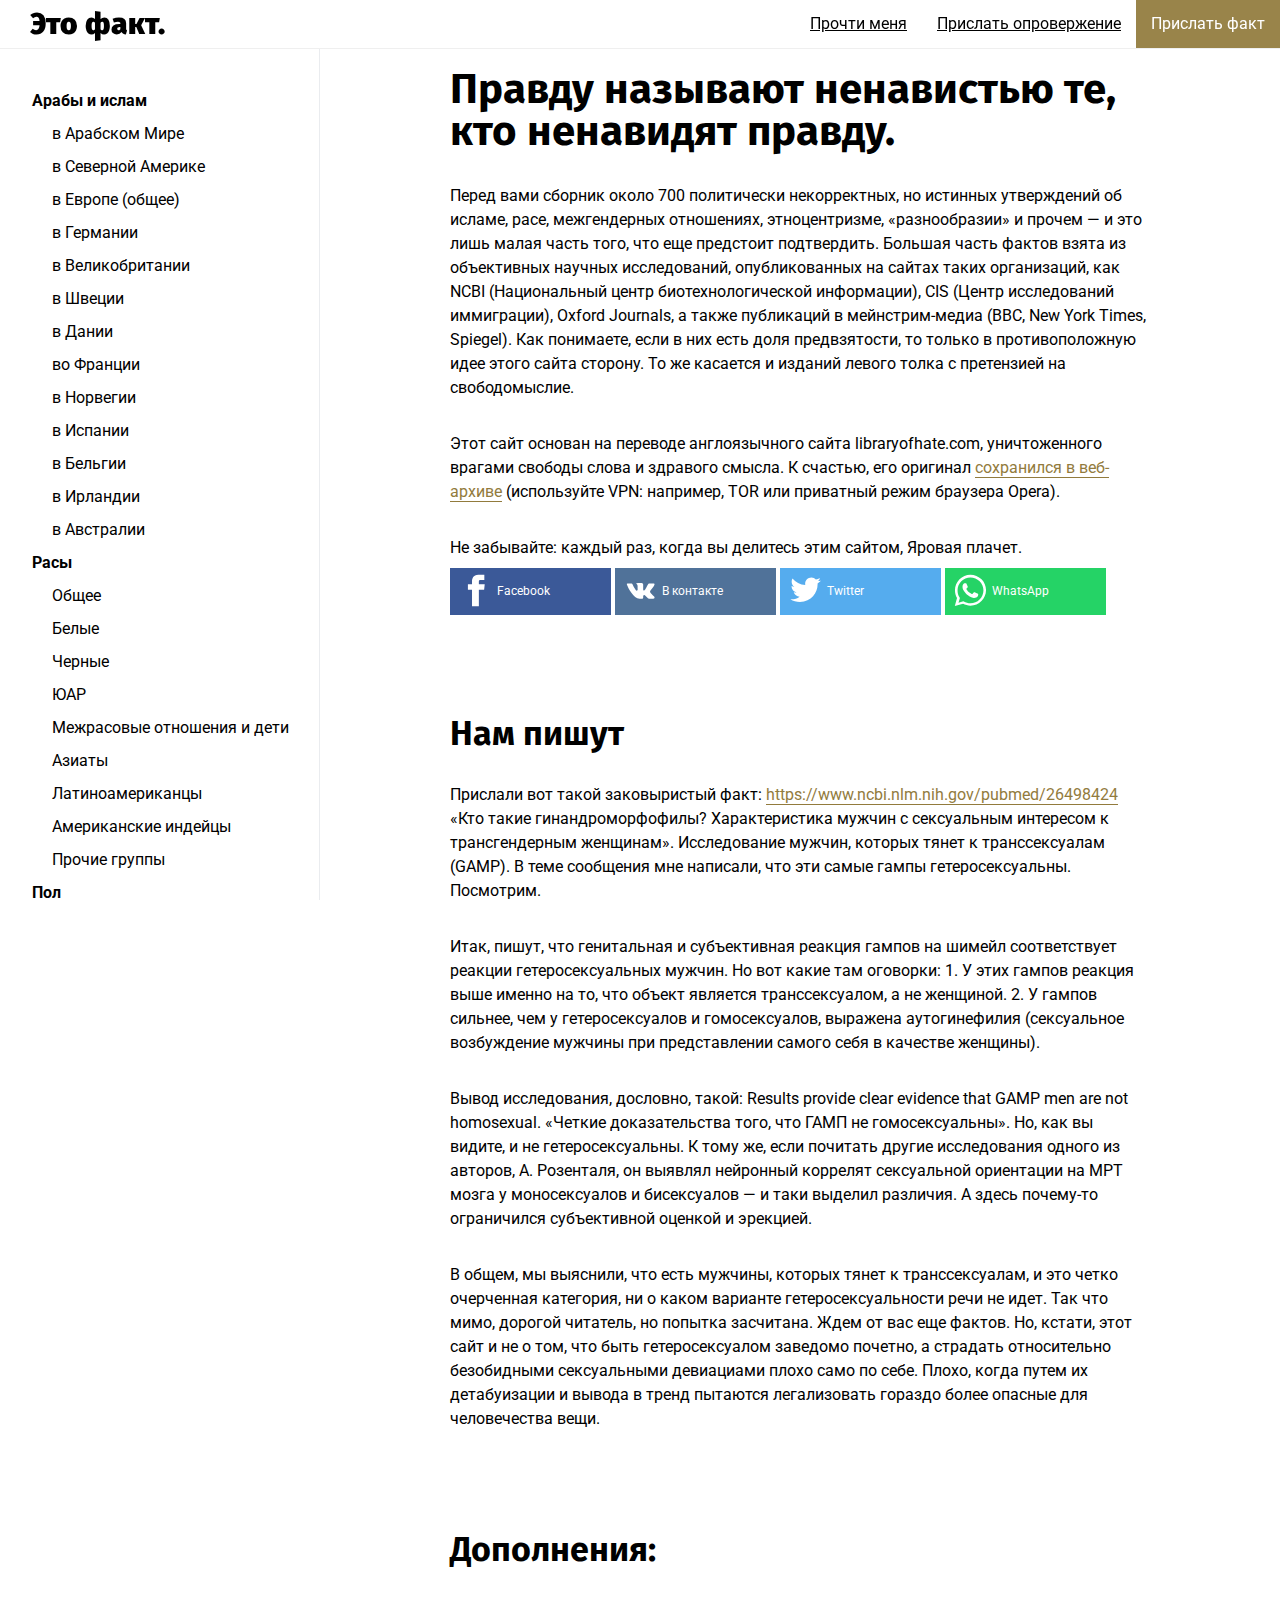
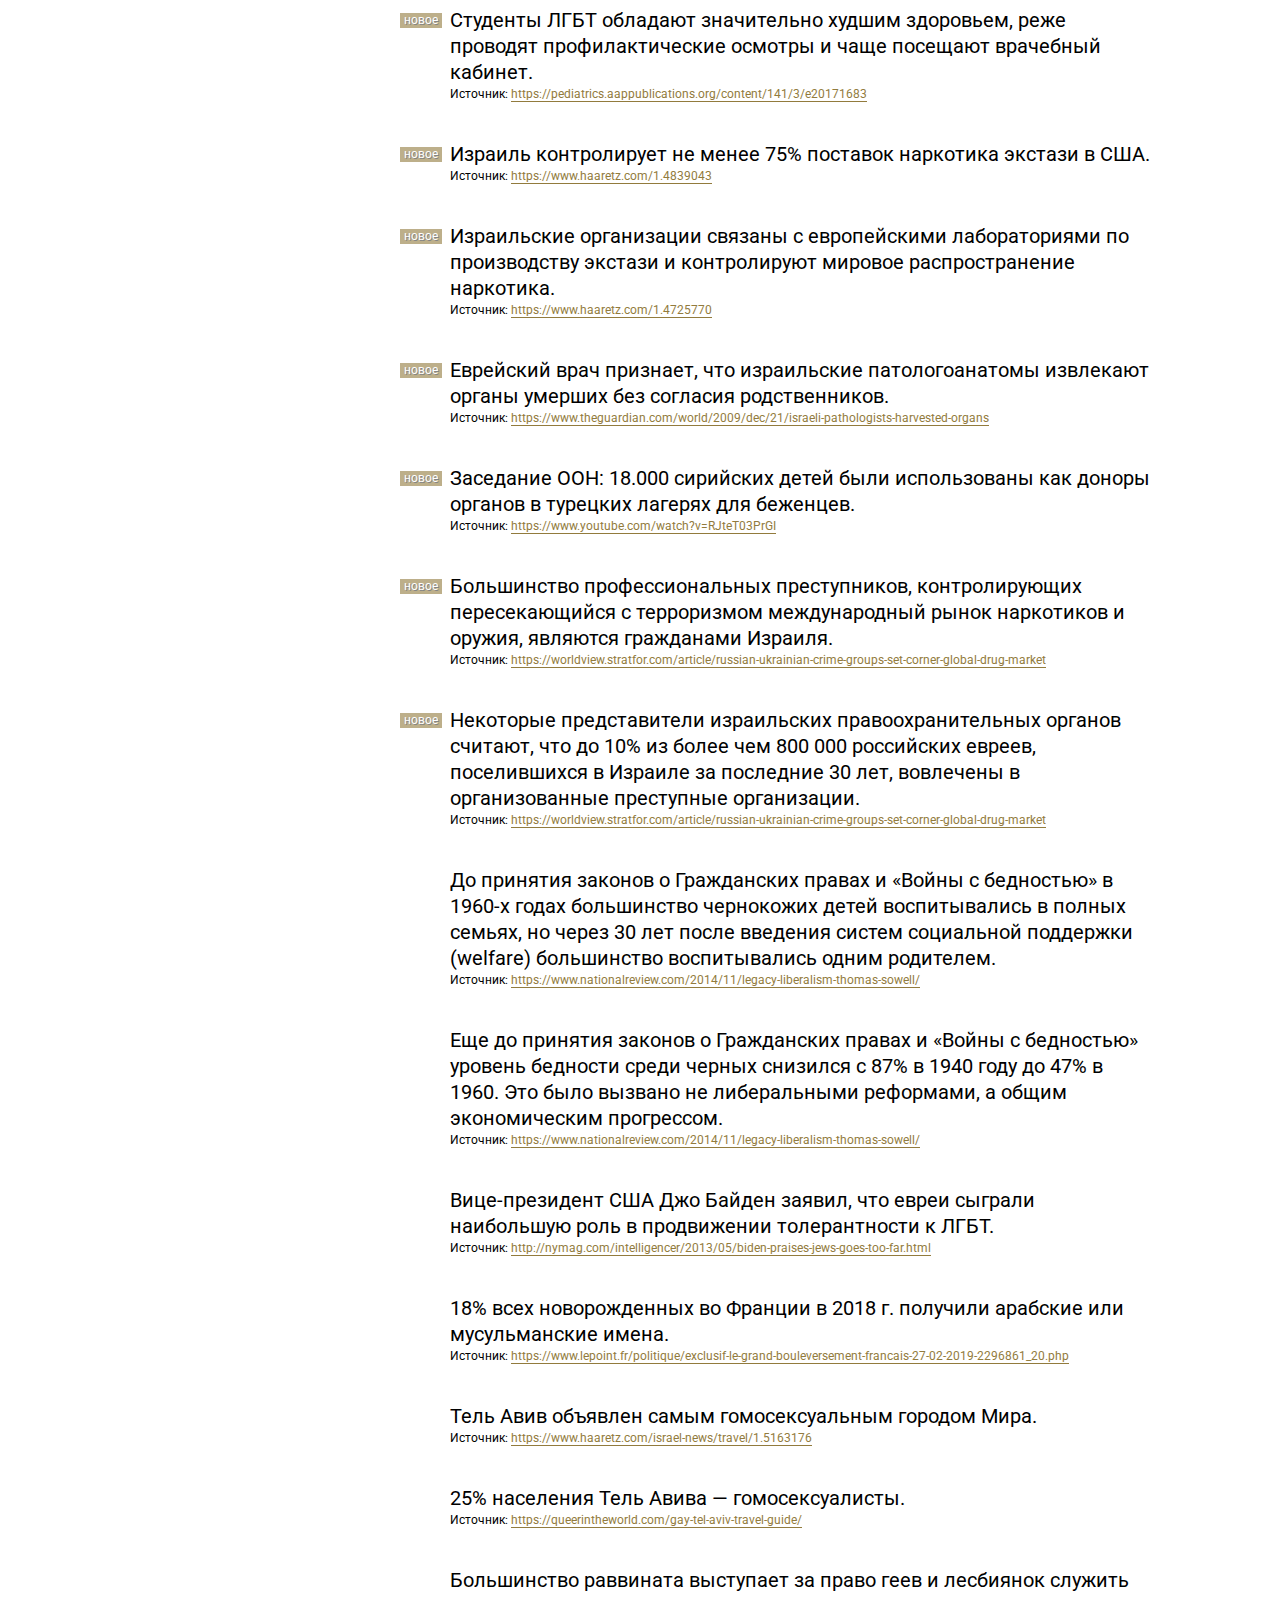
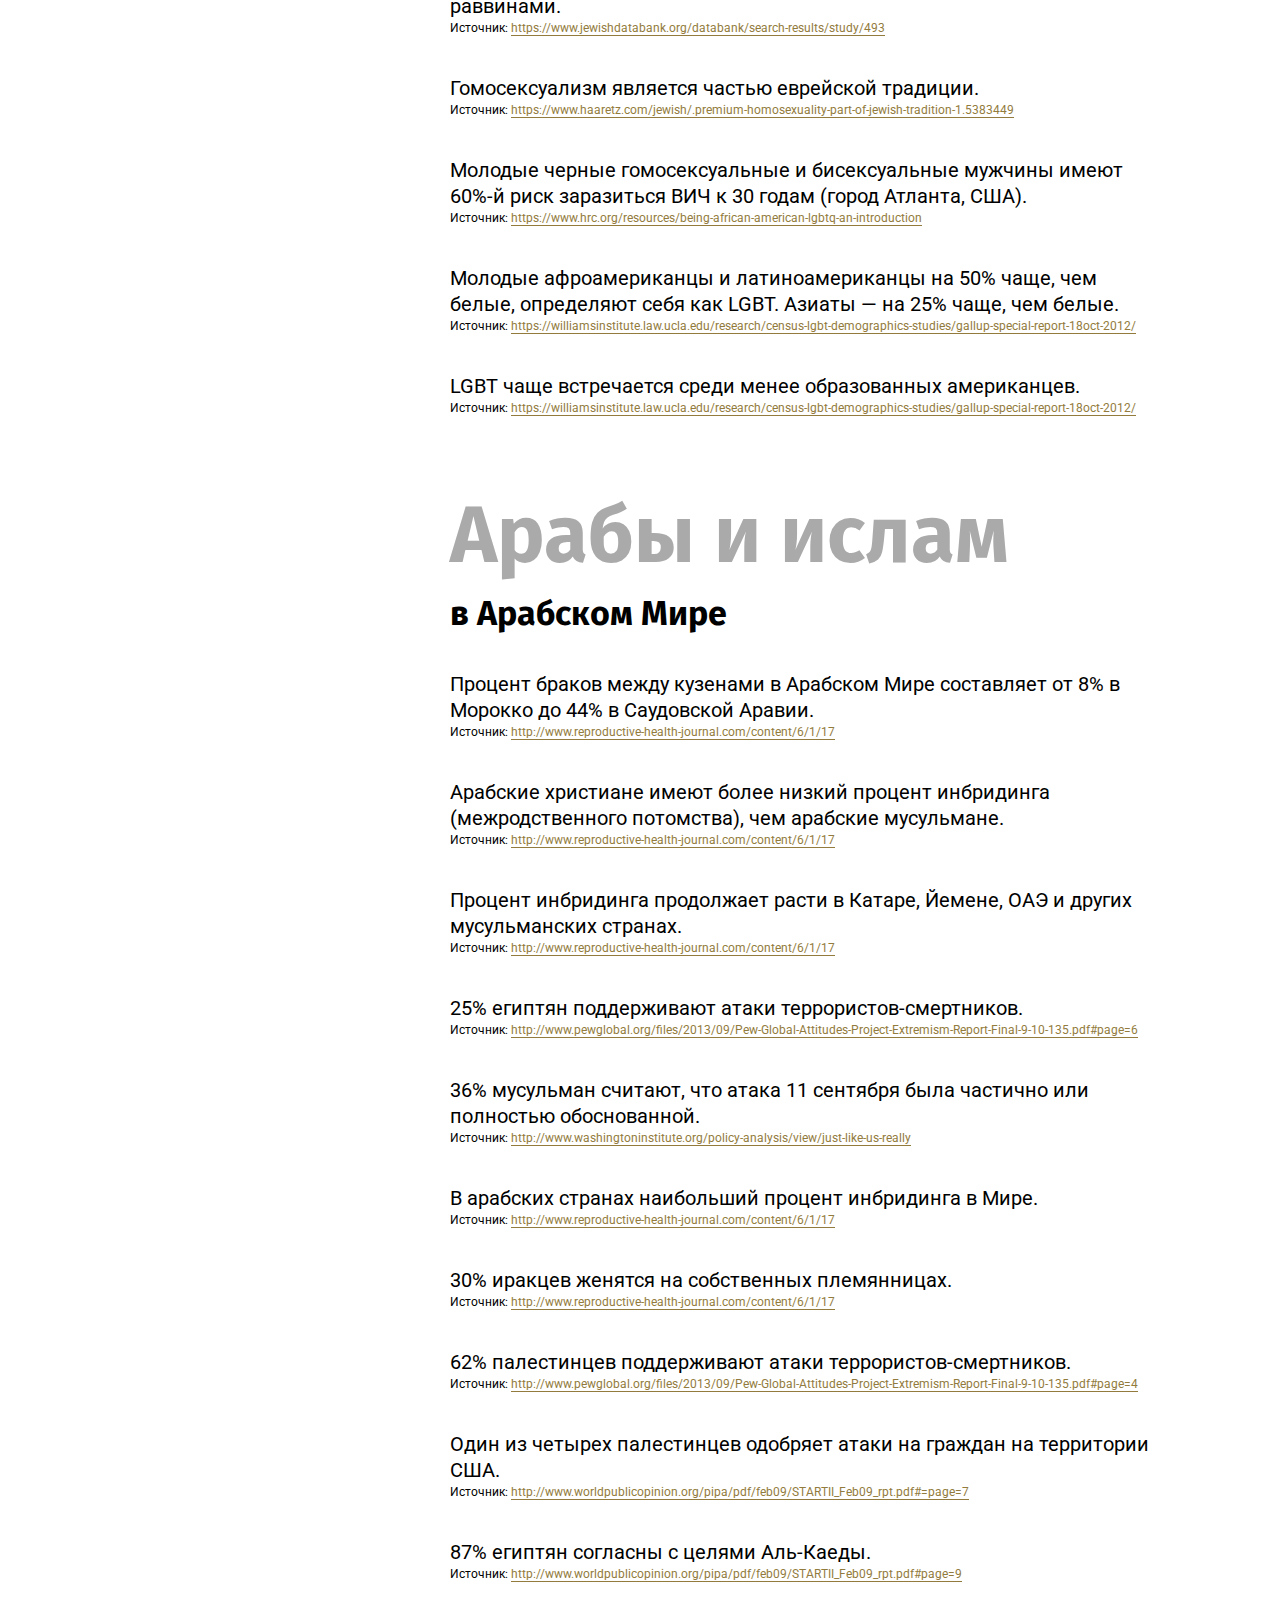
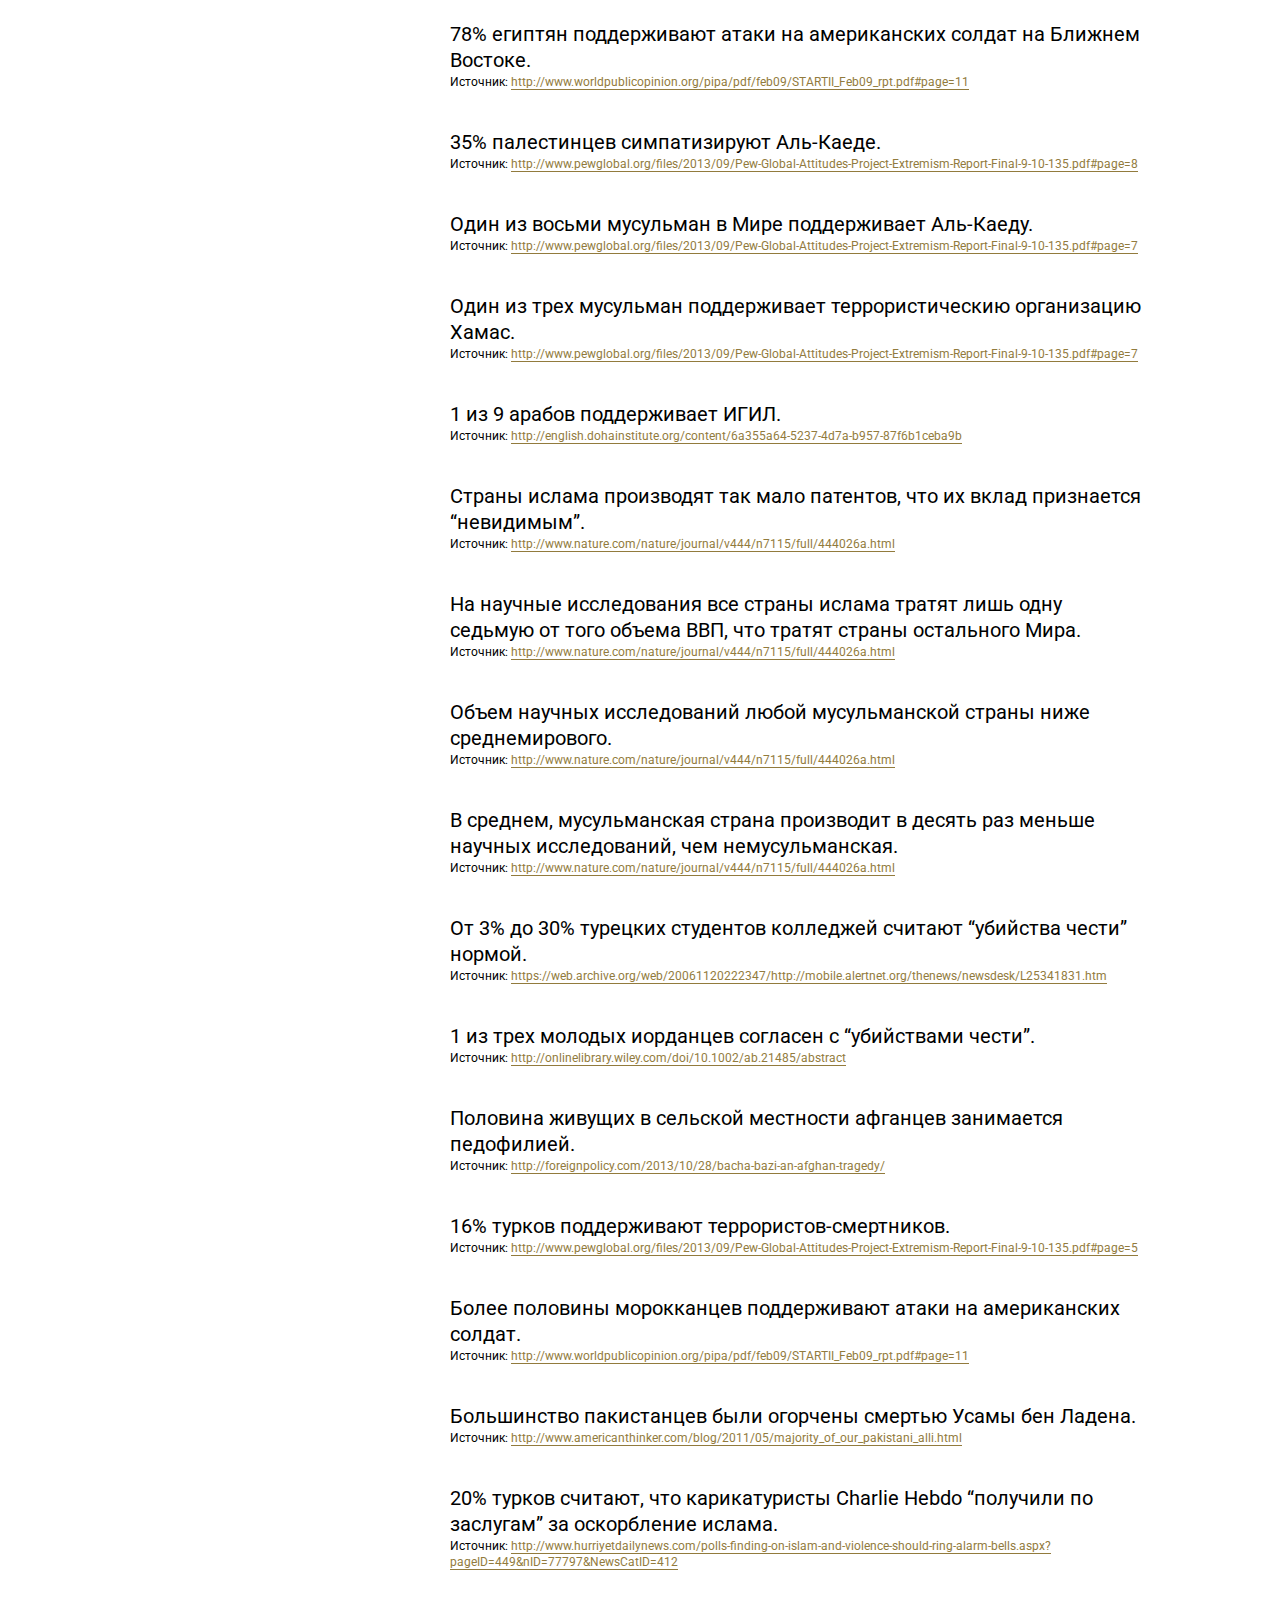
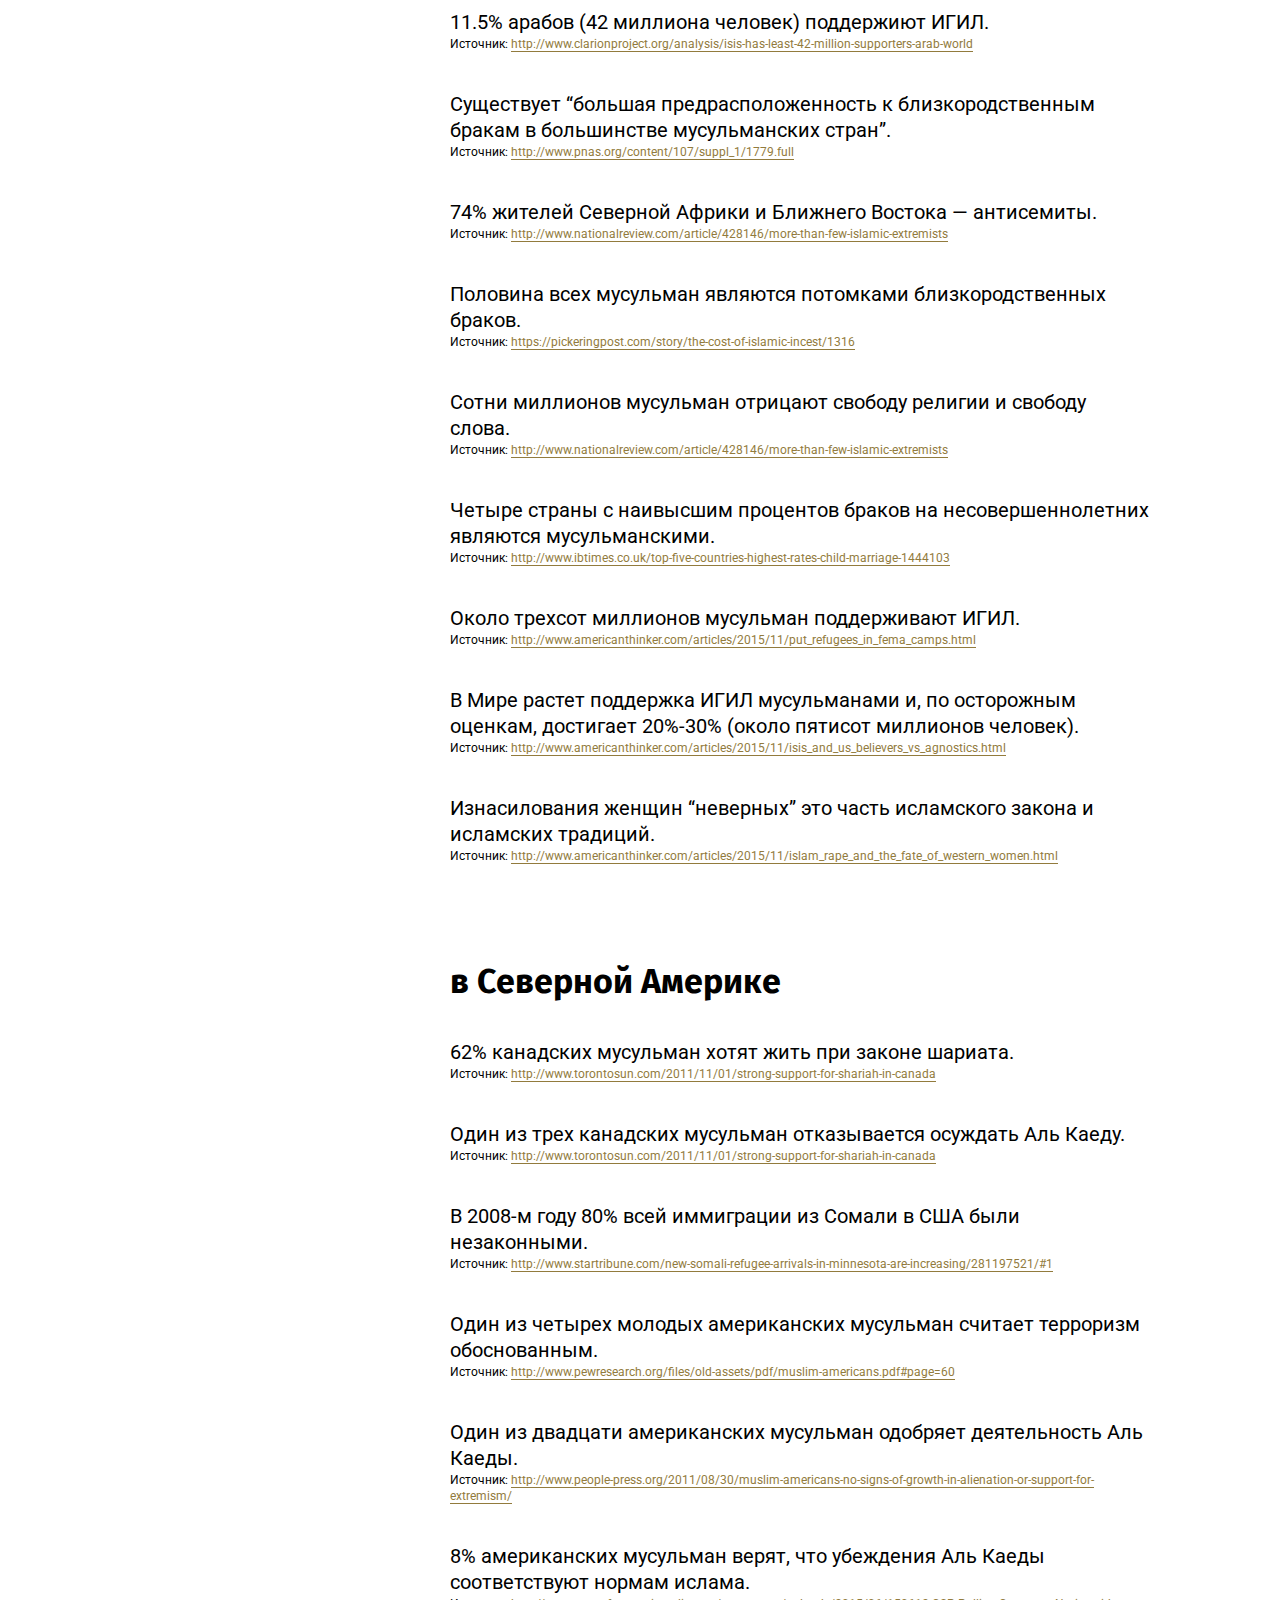
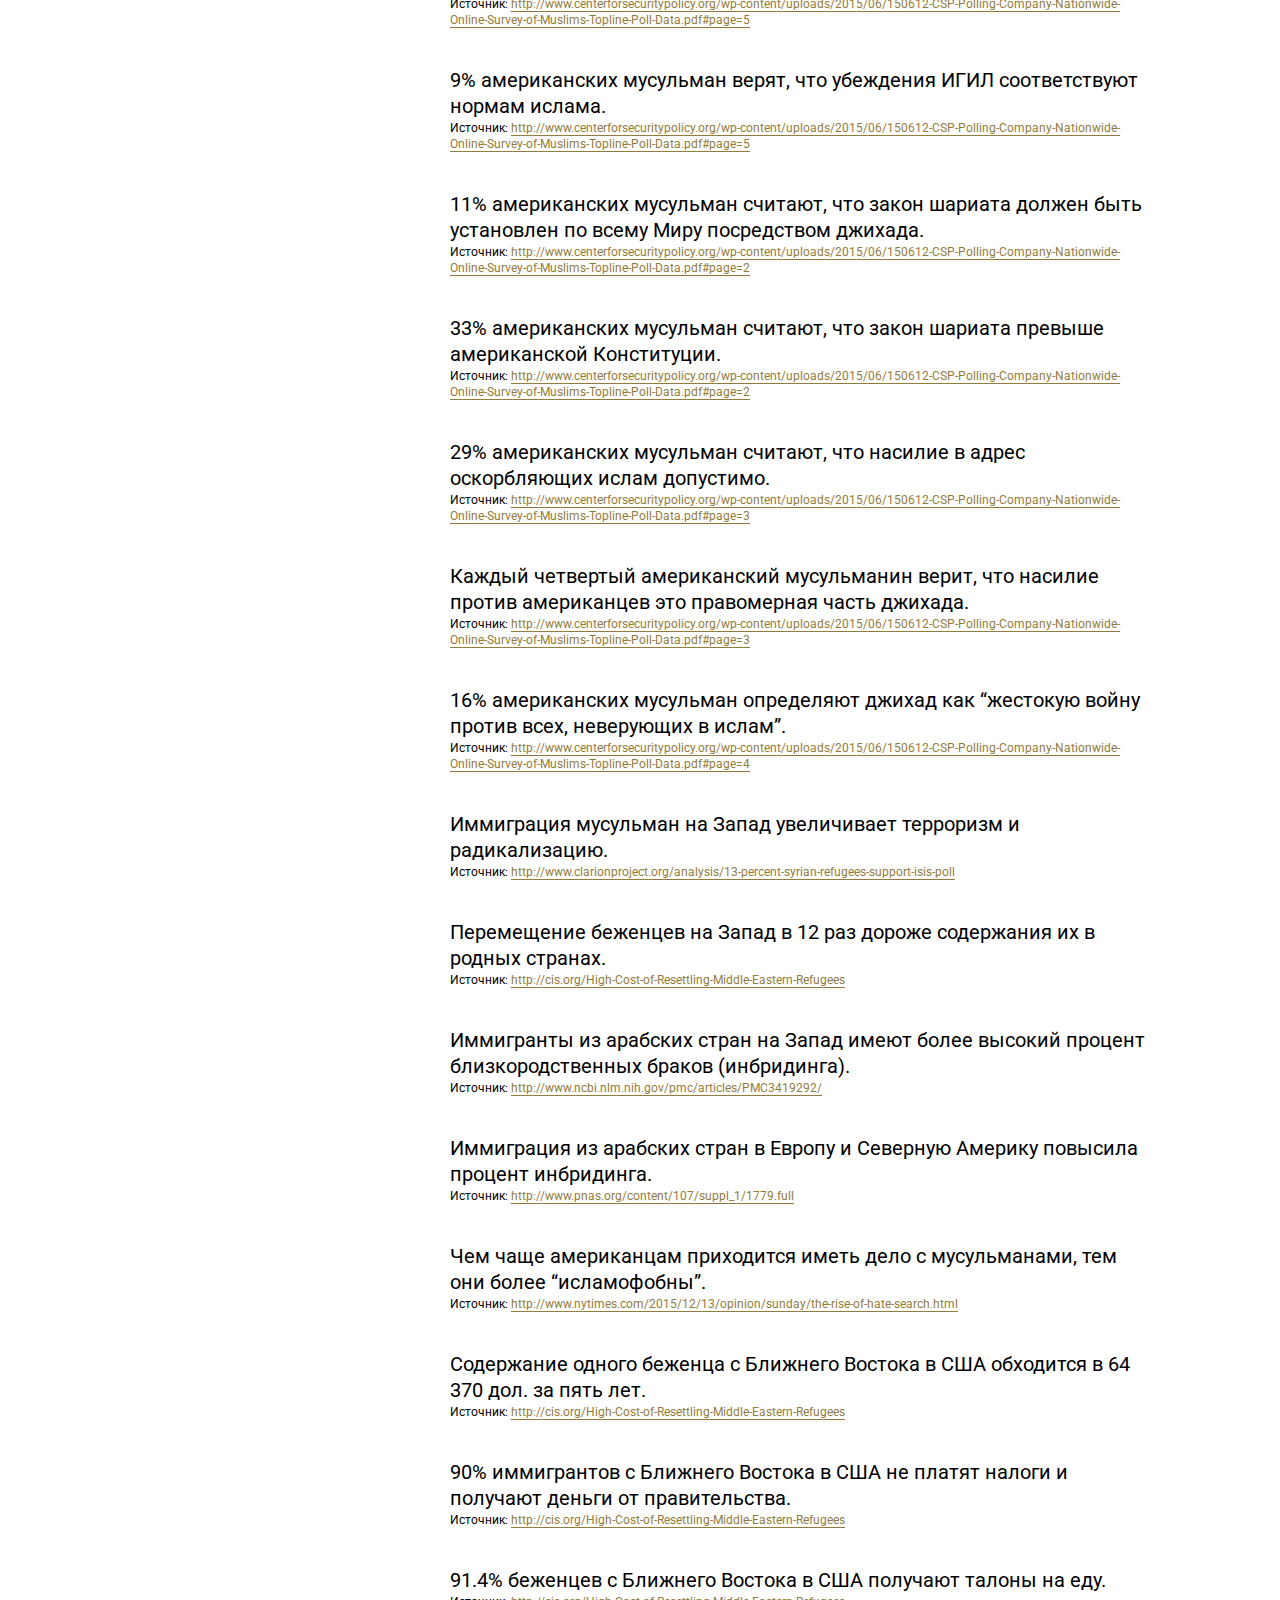
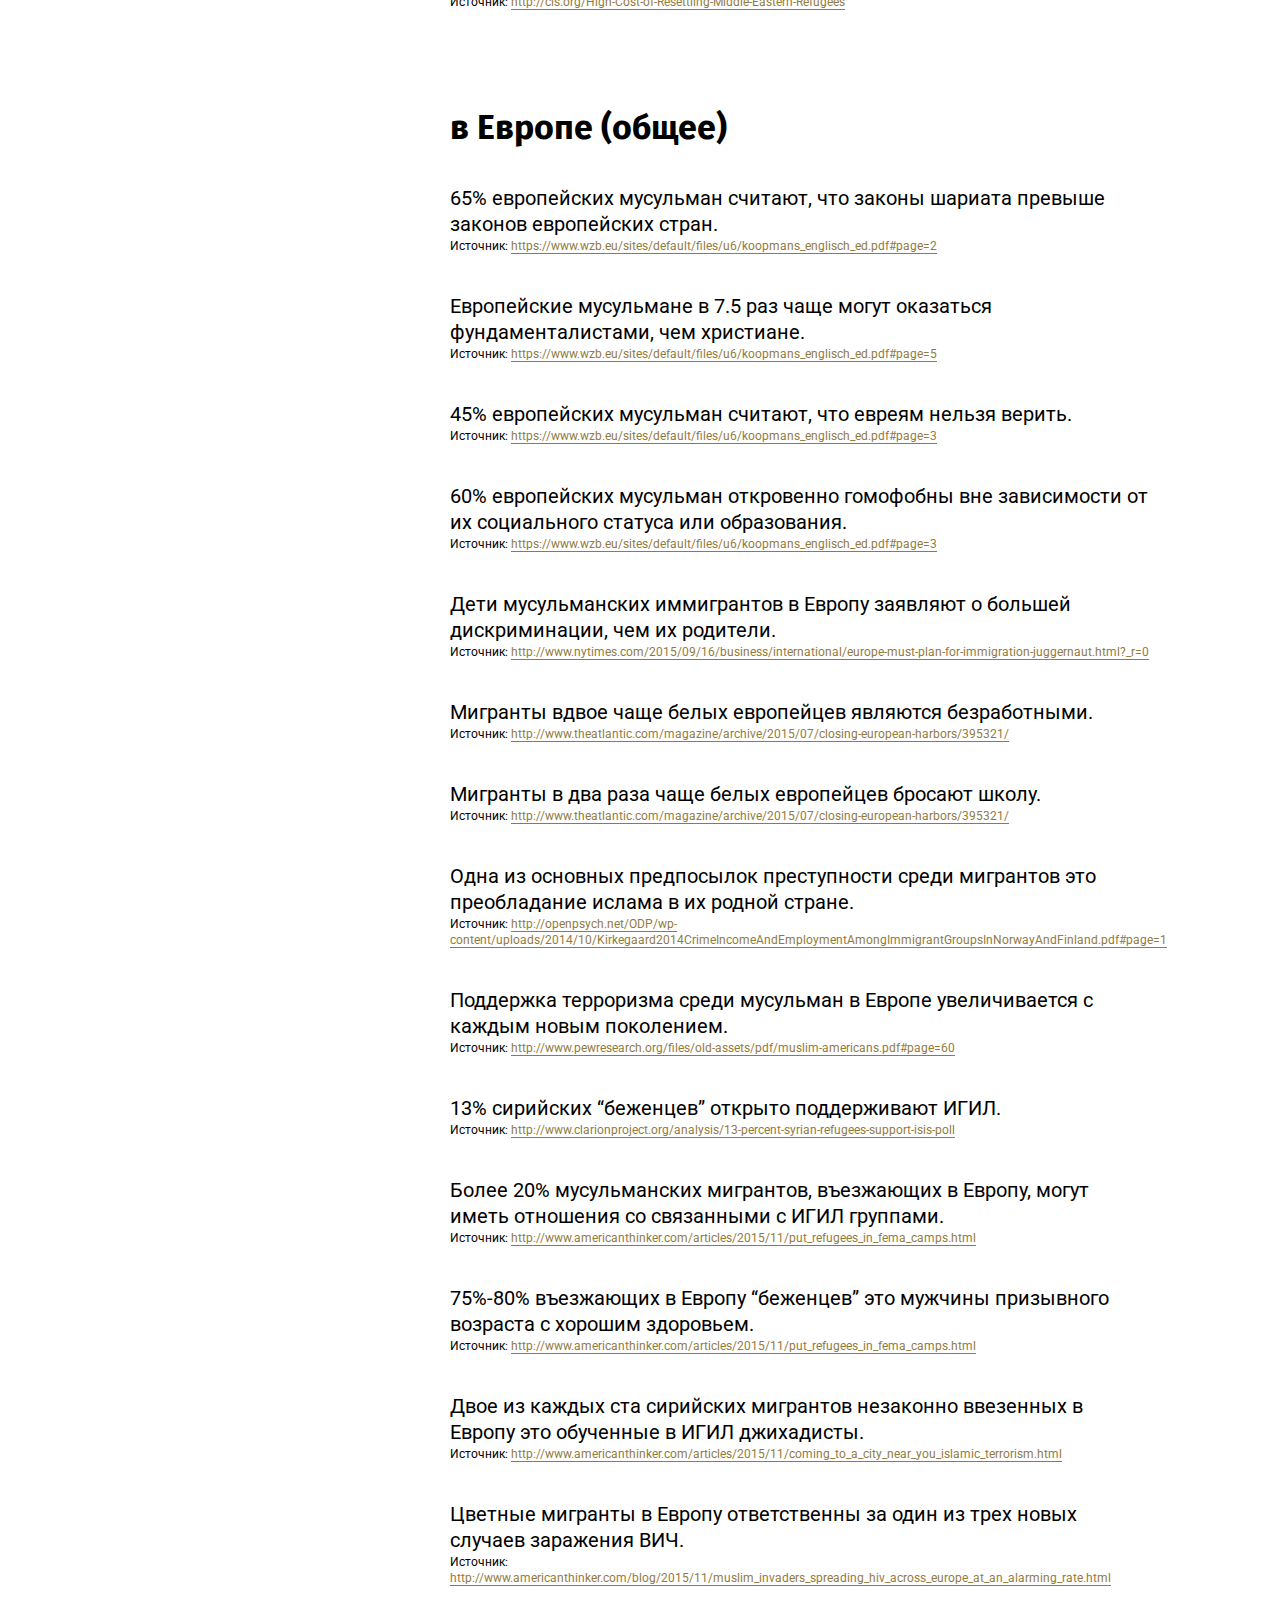
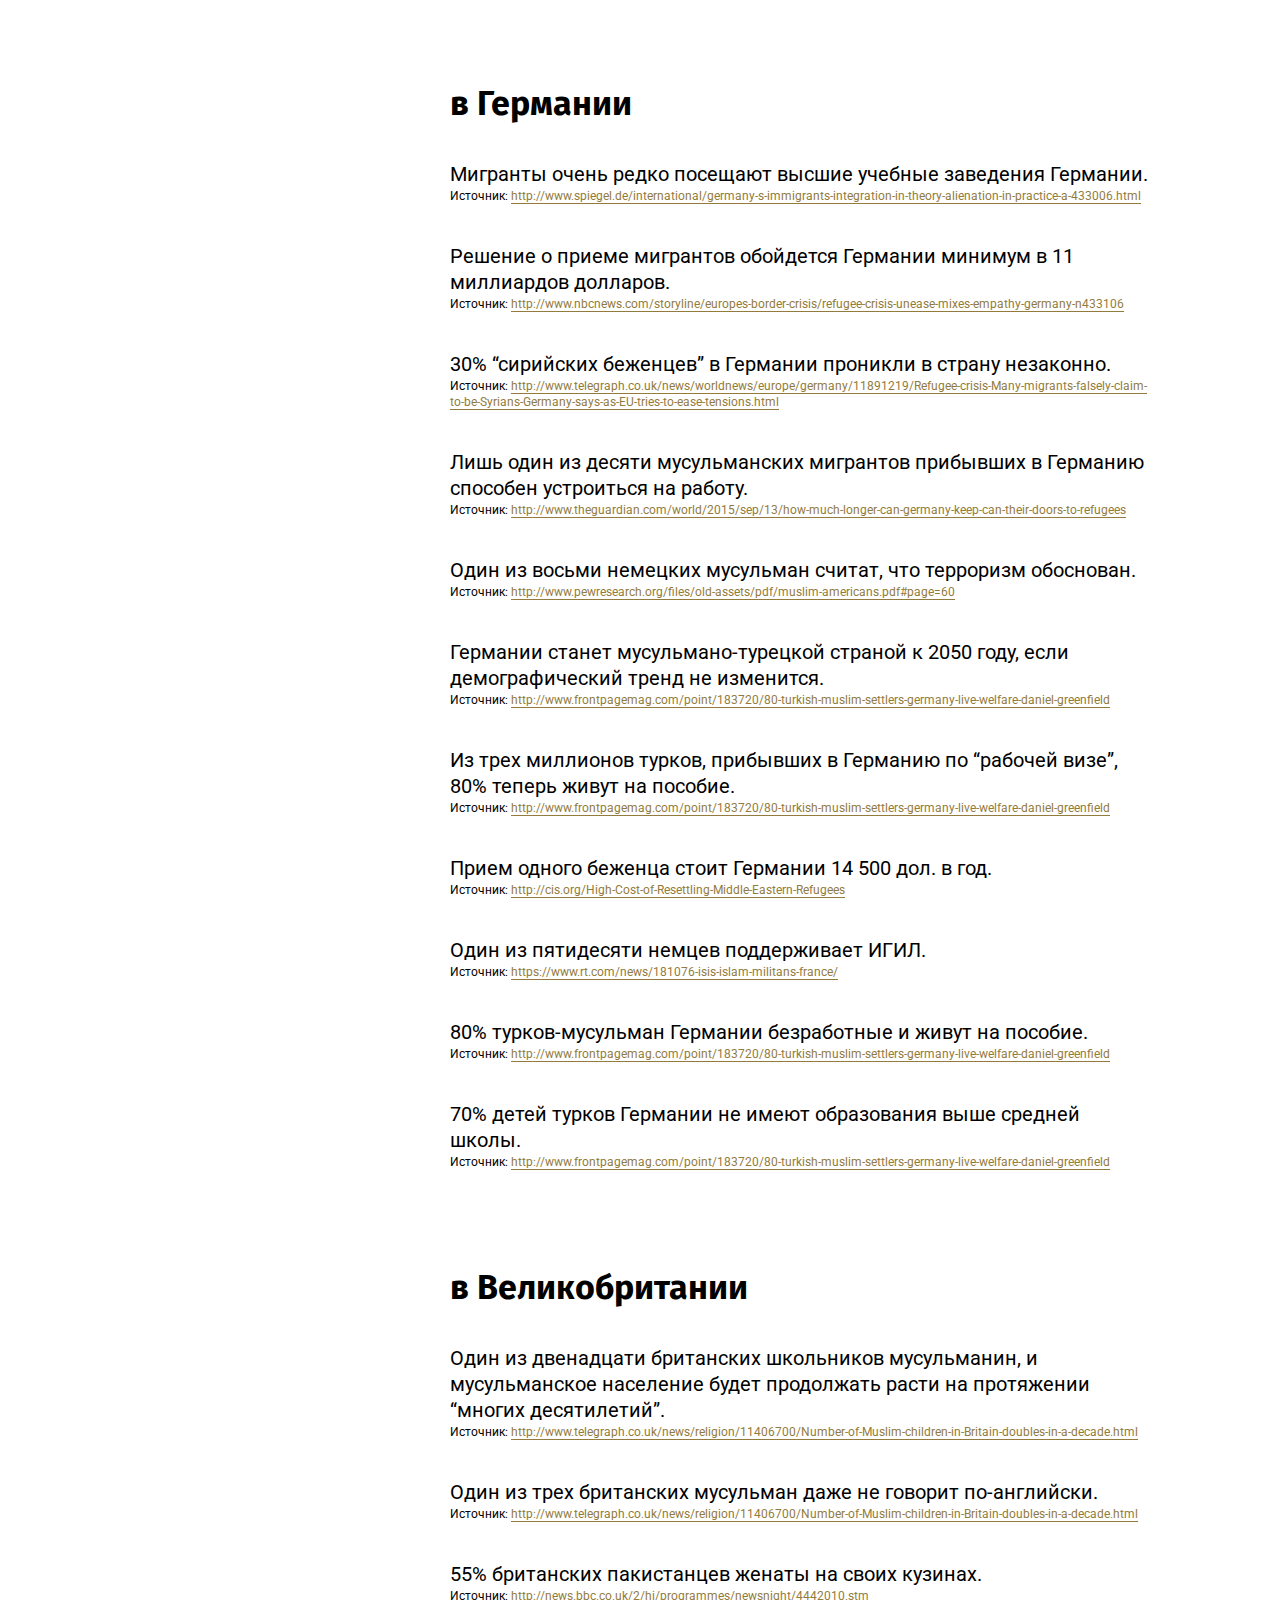
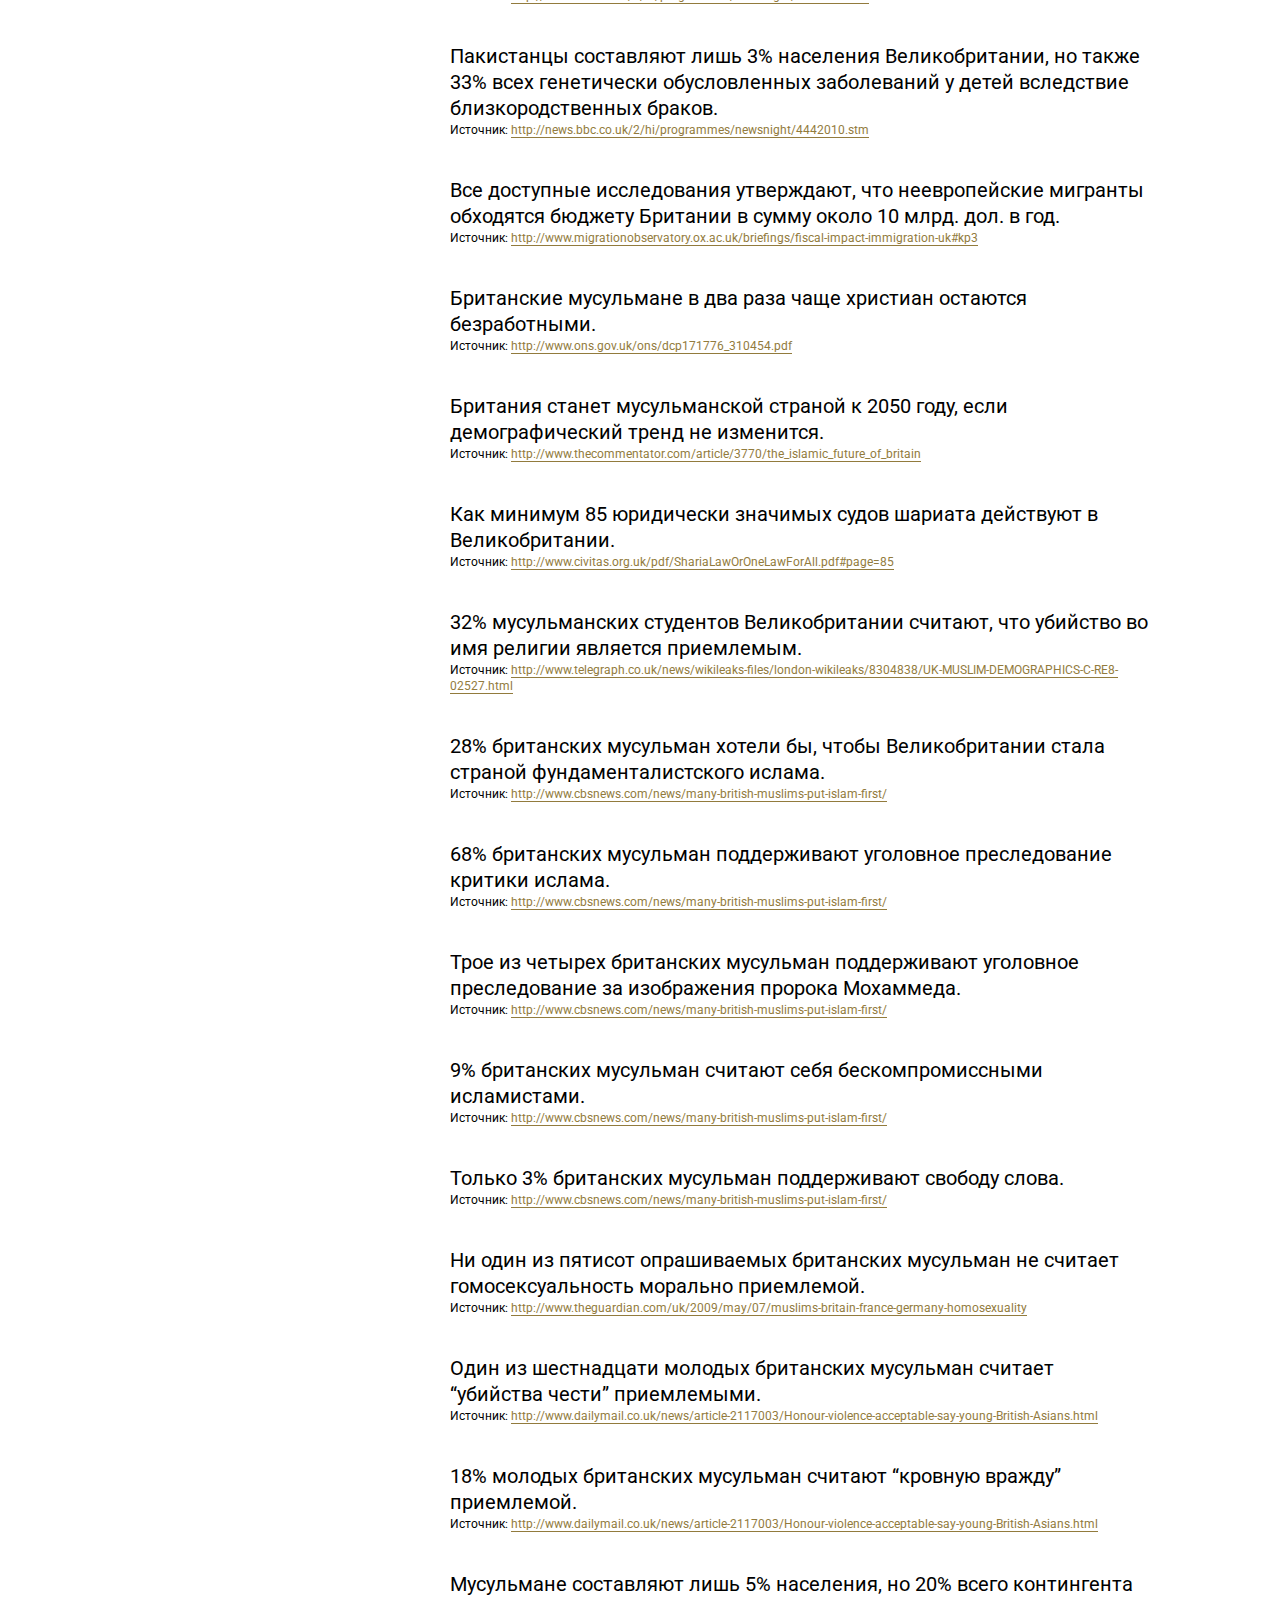
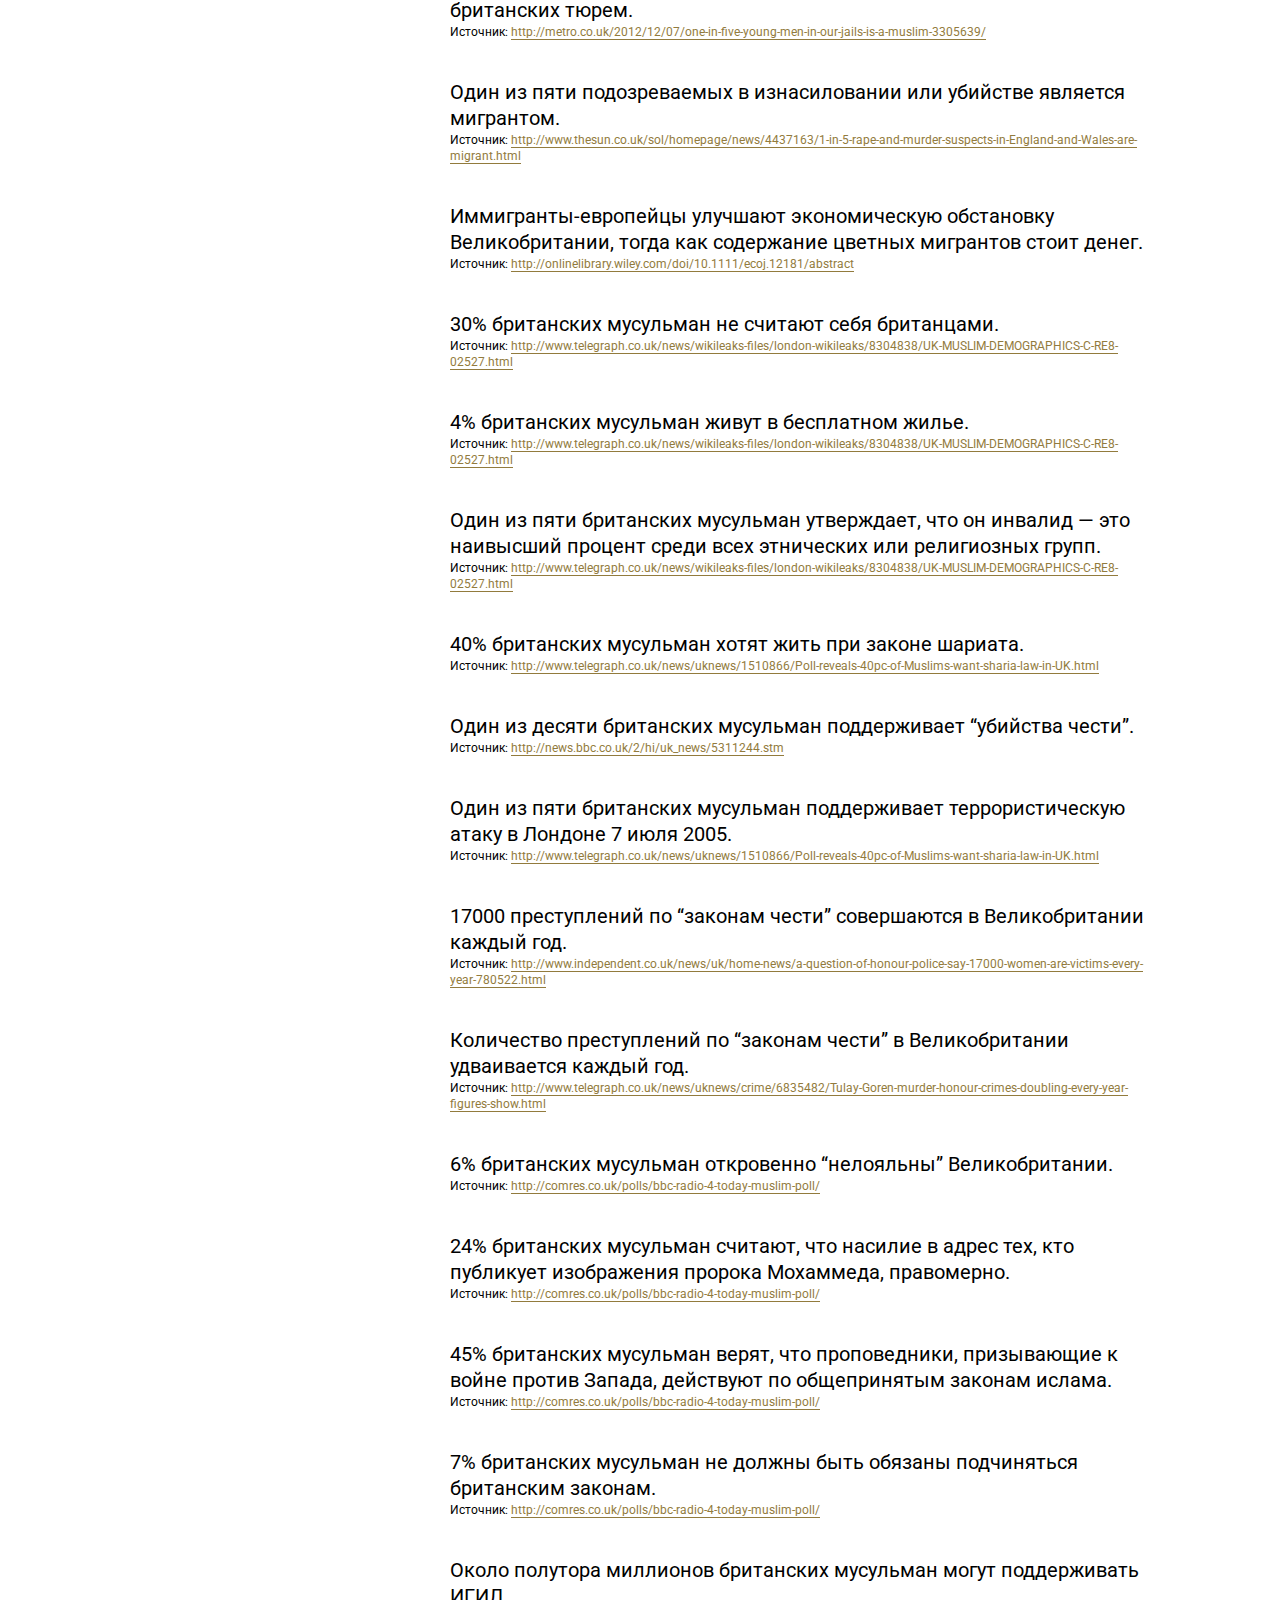
<file: index.html>
<!DOCTYPE html>
<html lang="ru">

<head>

	<title>Это факт.</title>
	<meta name="description" content="Подборка научных, статистически доказанных и проверенных жизнью фактов для чистки мозгов от вируса либерализма и толерантности.">
	<meta name="author" content="К.">
	<link rel="shortcut icon" type="image/png" href="favicon.png" />

	<meta charset="utf-8">
	<meta name="viewport" content="initial-scale=1.0,user-scalable=no,maximum-scale=1" media="(device-height: 568px)">
	<meta name="apple-mobile-web-app-capable" content="yes">
	<meta name="HandheldFriendly" content="True">
	<meta name="apple-mobile-web-app-status-bar-style" content="black">

	<meta property="og:locale" content="ru_RU" />
	<meta property="og:type" content="website" />
	<meta property="og:title" content="Это факт." />
	<meta property="og:description" content="Подборка научных, статистически доказанных и проверенных жизнью фактов для чистки мозгов от вируса либерализма и толерантности." />
	<meta property="og:image" content="https://etofact.github.io/social-image.jpg" />
	<meta property="og:url" content="http://etofact.github.io" />
	<meta property="og:site_name" content="Это факт." />
	<meta name="twitter:title" content="Это факт">
	<meta name="twitter:description" content="Подборка научных, статистически доказанных и проверенных жизнью фактов для чистки мозгов от вируса либерализма и толерантности.">
	<meta name="twitter:image" content="https://etofact.github.io/social-image.jpg">

	<!-- Style Sheets -->
	<link rel="stylesheet" type="text/css" media="all" href="css/reset.css" />
	<link rel="stylesheet" type="text/css" media="all" href="css/trunk.css" />

	<!-- Scripts -->
	<script type="text/javascript">
		if (typeof jQuery == 'undefined')
			document.write(unescape("%3Cscript src='js/jquery-1.9.js'" +
				"type='text/javascript'%3E%3C/script%3E"))
	</script>
	<script type="text/javascript" language="javascript" src="js/trunk.js"></script>
	<!--[if lt IE 9]>
<script src="js/html5shiv.js"></script>
<![endif]-->


</head>

<body id="mainNav">

	<div class="container">

		<header class="slide">
			<ul id="navToggle" class="burger slide">
				<li></li>
				<li></li>
				<li></li>
			</ul>
			<h1>Это факт.</h1>

			<label class="send-f" for="modal-2">Прислать факт</label>
			<label class="send-x" for="modal-1">Прислать опровержение</label>
			<a class="send-x js-scroll-trigger" href="#Reamde">Прочти меня</a>


			<dropdown>
				<input id="toggle2" type="checkbox">
				<label for="toggle2" class="animate"></label>
				<ul class="animate">
					<li class="animate">
						<a class="resp-sharing-button__link" href="https://facebook.com/sharer/sharer.php?u=https%3A%2F%2Fetofact.github.io" target="_blank" rel="noopener" aria-label="Facebook">
							<div class="resp-sharing-button resp-sharing-button--facebook resp-sharing-button--medium">
								<div aria-hidden="true" class="resp-sharing-button__icon resp-sharing-button__icon--solid">
									<svg xmlns="http://www.w3.org/2000/svg" viewBox="0 0 24 24">
										<path d="M18.77 7.46H14.5v-1.9c0-.9.6-1.1 1-1.1h3V.5h-4.33C10.24.5 9.5 3.44 9.5 5.32v2.15h-3v4h3v12h5v-12h3.85l.42-4z" /></svg></div>Facebook
							</div>
						</a>

					</li>
					<li class="animate">
						<a class="resp-sharing-button__link" href="http://vk.com/share.php?title=%D0%9F%D0%BE%D0%B4%D0%B1%D0%BE%D1%80%D0%BA%D0%B0%20%D0%BD%D0%B0%D1%83%D1%87%D0%BD%D1%8B%D1%85%2C%20%D1%81%D1%82%D0%B0%D1%82%D0%B8%D1%81%D1%82%D0%B8%D1%87%D0%B5%D1%81%D0%BA%D0%B8%20%D0%B4%D0%BE%D0%BA%D0%B0%D0%B7%D0%B0%D0%BD%D0%BD%D1%8B%D1%85%20%D0%B8%20%D0%BE%D0%B1%D1%89%D0%B5%D0%B8%D0%B7%D0%B2%D0%B5%D1%81%D1%82%D0%BD%D1%8B%D1%85%20%D1%83%D1%82%D0%B2%D0%B5%D1%80%D0%B6%D0%B4%D0%B5%D0%BD%D0%B8%D0%B9%20%D0%B4%D0%BB%D1%8F%20%D0%B2%D0%B7%D1%80%D1%8B%D0%B2%D0%B0%20%D0%BB%D0%B8%D0%B1%D0%B5%D1%80%D0%B0%D0%BB%D1%8C%D0%BD%D1%8B%D1%85%20%D0%BC%D0%BE%D0%B7%D0%B3%D0%BE%D0%B2.&amp;url=https%3A%2F%2Fetofact.github.io" target="_blank" rel="noopener" aria-label="VK">
							<div class="resp-sharing-button resp-sharing-button--vk resp-sharing-button--medium">
								<div aria-hidden="true" class="resp-sharing-button__icon resp-sharing-button__icon--solid">
									<svg xmlns="http://www.w3.org/2000/svg" viewBox="0 0 24 24">
										<path d="M21.547 7h-3.29a.743.743 0 0 0-.655.392s-1.312 2.416-1.734 3.23C14.734 12.813 14 12.126 14 11.11V7.603A1.104 1.104 0 0 0 12.896 6.5h-2.474a1.982 1.982 0 0 0-1.75.813s1.255-.204 1.255 1.49c0 .42.022 1.626.04 2.64a.73.73 0 0 1-1.272.503 21.54 21.54 0 0 1-2.498-4.543.693.693 0 0 0-.63-.403h-2.99a.508.508 0 0 0-.48.685C3.005 10.175 6.918 18 11.38 18h1.878a.742.742 0 0 0 .742-.742v-1.135a.73.73 0 0 1 1.23-.53l2.247 2.112a1.09 1.09 0 0 0 .746.295h2.953c1.424 0 1.424-.988.647-1.753-.546-.538-2.518-2.617-2.518-2.617a1.02 1.02 0 0 1-.078-1.323c.637-.84 1.68-2.212 2.122-2.8.603-.804 1.697-2.507.197-2.507z" /></svg></div>В контакте
							</div>
						</a>
					</li>
					<li class="animate">
						<a class="resp-sharing-button__link" href="https://twitter.com/intent/tweet/?text=%D0%9F%D0%BE%D0%B4%D0%B1%D0%BE%D1%80%D0%BA%D0%B0%20%D0%BD%D0%B0%D1%83%D1%87%D0%BD%D1%8B%D1%85%2C%20%D1%81%D1%82%D0%B0%D1%82%D0%B8%D1%81%D1%82%D0%B8%D1%87%D0%B5%D1%81%D0%BA%D0%B8%20%D0%B4%D0%BE%D0%BA%D0%B0%D0%B7%D0%B0%D0%BD%D0%BD%D1%8B%D1%85%20%D0%B8%20%D0%BE%D0%B1%D1%89%D0%B5%D0%B8%D0%B7%D0%B2%D0%B5%D1%81%D1%82%D0%BD%D1%8B%D1%85%20%D1%83%D1%82%D0%B2%D0%B5%D1%80%D0%B6%D0%B4%D0%B5%D0%BD%D0%B8%D0%B9%20%D0%B4%D0%BB%D1%8F%20%D0%B2%D0%B7%D1%80%D1%8B%D0%B2%D0%B0%20%D0%BB%D0%B8%D0%B1%D0%B5%D1%80%D0%B0%D0%BB%D1%8C%D0%BD%D1%8B%D1%85%20%D0%BC%D0%BE%D0%B7%D0%B3%D0%BE%D0%B2.&amp;url=https%3A%2F%2Fetofact.github.io" target="_blank" rel="noopener" aria-label="Twitter">
							<div class="resp-sharing-button resp-sharing-button--twitter resp-sharing-button--medium">
								<div aria-hidden="true" class="resp-sharing-button__icon resp-sharing-button__icon--solid">
									<svg xmlns="http://www.w3.org/2000/svg" viewBox="0 0 24 24">
										<path d="M23.44 4.83c-.8.37-1.5.38-2.22.02.93-.56.98-.96 1.32-2.02-.88.52-1.86.9-2.9 1.1-.82-.88-2-1.43-3.3-1.43-2.5 0-4.55 2.04-4.55 4.54 0 .36.03.7.1 1.04-3.77-.2-7.12-2-9.36-4.75-.4.67-.6 1.45-.6 2.3 0 1.56.8 2.95 2 3.77-.74-.03-1.44-.23-2.05-.57v.06c0 2.2 1.56 4.03 3.64 4.44-.67.2-1.37.2-2.06.08.58 1.8 2.26 3.12 4.25 3.16C5.78 18.1 3.37 18.74 1 18.46c2 1.3 4.4 2.04 6.97 2.04 8.35 0 12.92-6.92 12.92-12.93 0-.2 0-.4-.02-.6.9-.63 1.96-1.22 2.56-2.14z" /></svg></div>Twitter
							</div>
						</a>
					</li>
					<li class="animate">
						<a class="resp-sharing-button__link" href="whatsapp://send?text=%D0%9F%D0%BE%D0%B4%D0%B1%D0%BE%D1%80%D0%BA%D0%B0%20%D0%BD%D0%B0%D1%83%D1%87%D0%BD%D1%8B%D1%85%2C%20%D1%81%D1%82%D0%B0%D1%82%D0%B8%D1%81%D1%82%D0%B8%D1%87%D0%B5%D1%81%D0%BA%D0%B8%20%D0%B4%D0%BE%D0%BA%D0%B0%D0%B7%D0%B0%D0%BD%D0%BD%D1%8B%D1%85%20%D0%B8%20%D0%BE%D0%B1%D1%89%D0%B5%D0%B8%D0%B7%D0%B2%D0%B5%D1%81%D1%82%D0%BD%D1%8B%D1%85%20%D1%83%D1%82%D0%B2%D0%B5%D1%80%D0%B6%D0%B4%D0%B5%D0%BD%D0%B8%D0%B9%20%D0%B4%D0%BB%D1%8F%20%D0%B2%D0%B7%D1%80%D1%8B%D0%B2%D0%B0%20%D0%BB%D0%B8%D0%B1%D0%B5%D1%80%D0%B0%D0%BB%D1%8C%D0%BD%D1%8B%D1%85%20%D0%BC%D0%BE%D0%B7%D0%B3%D0%BE%D0%B2.%20https%3A%2F%2Fetofact.github.io" target="_blank" rel="noopener" aria-label="WhatsApp">
							<div class="resp-sharing-button resp-sharing-button--whatsapp resp-sharing-button--medium">
								<div aria-hidden="true" class="resp-sharing-button__icon resp-sharing-button__icon--solid">
									<svg xmlns="http://www.w3.org/2000/svg" viewBox="0 0 24 24">
										<path d="M20.1 3.9C17.9 1.7 15 .5 12 .5 5.8.5.7 5.6.7 11.9c0 2 .5 3.9 1.5 5.6L.6 23.4l6-1.6c1.6.9 3.5 1.3 5.4 1.3 6.3 0 11.4-5.1 11.4-11.4-.1-2.8-1.2-5.7-3.3-7.8zM12 21.4c-1.7 0-3.3-.5-4.8-1.3l-.4-.2-3.5 1 1-3.4L4 17c-1-1.5-1.4-3.2-1.4-5.1 0-5.2 4.2-9.4 9.4-9.4 2.5 0 4.9 1 6.7 2.8 1.8 1.8 2.8 4.2 2.8 6.7-.1 5.2-4.3 9.4-9.5 9.4zm5.1-7.1c-.3-.1-1.7-.9-1.9-1-.3-.1-.5-.1-.7.1-.2.3-.8 1-.9 1.1-.2.2-.3.2-.6.1s-1.2-.5-2.3-1.4c-.9-.8-1.4-1.7-1.6-2-.2-.3 0-.5.1-.6s.3-.3.4-.5c.2-.1.3-.3.4-.5.1-.2 0-.4 0-.5C10 9 9.3 7.6 9 7c-.1-.4-.4-.3-.5-.3h-.6s-.4.1-.7.3c-.3.3-1 1-1 2.4s1 2.8 1.1 3c.1.2 2 3.1 4.9 4.3.7.3 1.2.5 1.6.6.7.2 1.3.2 1.8.1.6-.1 1.7-.7 1.9-1.3.2-.7.2-1.2.2-1.3-.1-.3-.3-.4-.6-.5z" /></svg></div>WhatsApp
							</div>
						</a>
					</li>
				</ul>
			</dropdown>



		</header>

		<nav class="slide">
			<div class="sidebar-mask"></div>
			<div class="sidebar" id="navbarResponsive">

				<ul class="navbar-nav" id="main">

					<div class="sendfact-smallscreen">
						<label for="modal-2">Прислать факт</label>
						<label for="modal-1">Прислать опровержение</label>
						<a class="js-scroll-trigger" href="#Reamde">Прочти меня</a>
					</div>

					<li class="nav-item">
						<a class="nav-link js-scroll-trigger" href="#ArIs">Арабы и ислам</a>

						<ul>
							<li class="nav-item"><a class="nav-link js-scroll-trigger" href="#ArIs-1">в Арабском Мире</a>

							</li>
							<li class="nav-item"><a class="nav-link js-scroll-trigger" href="#ArIs-2">в Северной Америке</a>

							</li>
							<li class="nav-item"><a class="nav-link js-scroll-trigger" href="#ArIs-3">в Европе (общее)</a>

							</li>
							<li class="nav-item"><a class="nav-link js-scroll-trigger" href="#ArIs-4">в Германии</a>

							</li>
							<li class="nav-item"><a class="nav-link js-scroll-trigger" href="#ArIs-5">в Великобритании</a>

							</li>
							<li class="nav-item"><a class="nav-link js-scroll-trigger" href="#ArIs-6">в Швеции</a>

							</li>
							<li class="nav-item"><a class="nav-link js-scroll-trigger" href="#ArIs-7">в Дании</a>

							</li>
							<li class="nav-item"><a class="nav-link js-scroll-trigger" href="#ArIs-8">во Франции</a>

							</li>
							<li class="nav-item"><a class="nav-link js-scroll-trigger" href="#ArIs-9">в Норвегии</a>

							</li>
							<li class="nav-item"><a class="nav-link js-scroll-trigger" href="#ArIs-10">в Испании</a>

							</li>
							<li class="nav-item"><a class="nav-link js-scroll-trigger" href="#ArIs-11">в Бельгии</a>

							</li>
							<li class="nav-item"><a class="nav-link js-scroll-trigger" href="#ArIs-12">в Ирландии</a>

							</li>
                            <li class="nav-item"><a class="nav-link js-scroll-trigger" href="#ArIs-13">в Австралии</a>

							</li>
						</ul>
					</li>
					<li class="nav-item">
						<a class="nav-link js-scroll-trigger" href="#Races">Расы</a>

						<ul>
							<li class="nav-item"><a class="nav-link js-scroll-trigger" href="#Races-1">Общее</a>

							</li>
							<li class="nav-item"><a class="nav-link js-scroll-trigger" href="#Races-2">Белые</a>

							</li>
							<li class="nav-item"><a class="nav-link js-scroll-trigger" href="#Races-3">Черные</a>

							</li>
							<li class="nav-item"><a class="nav-link js-scroll-trigger" href="#Races-4">ЮАР</a>

							</li>
							<li class="nav-item"><a class="nav-link js-scroll-trigger" href="#Races-5">Межрасовые отношения и дети</a>

							</li>
							<li class="nav-item"><a class="nav-link js-scroll-trigger" href="#Races-6">Азиаты</a>

							</li>
							<li class="nav-item"><a class="nav-link js-scroll-trigger" href="#Races-7">Латиноамериканцы</a>

							</li>
							<li class="nav-item"><a class="nav-link js-scroll-trigger" href="#Races-8">Американские индейцы</a>

							</li>
							<li class="nav-item"><a class="nav-link js-scroll-trigger" href="#Races-9">Прочие группы</a>

							</li>
						</ul>
					</li>
					<li class="nav-item">
						<a class="nav-link js-scroll-trigger" href="#Gen">Пол</a>

						<ul>
							<li class="nav-item"><a class="nav-link js-scroll-trigger" href="#Gen-1">Гендерные роли</a>

							</li>
							<li class="nav-item"><a class="nav-link js-scroll-trigger" href="#Gen-2">Геи и лесбиянки</a>

							</li>
							<li class="nav-item"><a class="nav-link js-scroll-trigger" href="#Gen-3">Транссексуалы</a>

							</li>
							<li class="nav-item"><a class="nav-link js-scroll-trigger" href="#Gen-4">Мужественность</a>

							</li>
							<li class="nav-item"><a class="nav-link js-scroll-trigger" href="#Gen-5">Привлекательность</a>

							</li>
						</ul>
					</li>

					<li class="nav-item"><a class="nav-link js-scroll-trigger" href="#Div-1">&laquo;Разнообразие&raquo;</a>

					</li>
					<li class="nav-item"><a class="nav-link js-scroll-trigger" href="#Etno">Этноцентризм</a>

					</li>
					<li class="nav-item"><a class="nav-link js-scroll-trigger" href="#Intel">Интеллект</a>

					</li>
					<li class="nav-item"><a class="nav-link js-scroll-trigger" href="#Val">Обоснованность рас</a>

					</li>
					<li class="nav-item"><a class="nav-link js-scroll-trigger" href="#Liber">Либерализм</a>

					</li>
					<li class="nav-item"><a class="nav-link js-scroll-trigger" href="#Other">Прочее</a>

					</li>
				</ul>
			</div>
		</nav>

		<div class="right-container">
			<div class="content slide">
				<!-- Для форм используется jotform.com -->

				<input class="modal-state" id="modal-1" type="checkbox" />
				<div class="modal">
					<label class="modal__bg" for="modal-1"></label>
					<div class="modal__inner">
						<label class="modal__close" for="modal-1"></label>

						<div id="frmContact">
							<script type="text/javascript" src="https://form.jotformeu.com/jsform/90147884186366"></script>
						</div>
					</div>
				</div>

				<input class="modal-state" id="modal-2" type="checkbox" />
				<div class="modal">
					<label class="modal__bg" for="modal-2"></label>
					<div class="modal__inner">
						<label class="modal__close" for="modal-2"></label>

						<div id="frmContact">
							<script type="text/javascript" src="https://form.jotformeu.com/jsform/90150404915348"></script>
						</div>
					</div>
				</div>






				<div class="body-section">
					<h4 id="Truth">
						Правду называют ненавистью те, кто ненавидят правду.
					</h4>
					<div class="headline">
						<p>

							Перед вами сборник около 700 политически некорректных, но истинных утверждений об исламе, расе, межгендерных отношениях, этноцентризме, &laquo;разнообразии&raquo; и прочем&nbsp;&mdash; и это лишь малая часть того, что еще предстоит подтвердить. Большая часть фактов взята из объективных научных исследований, опубликованных на сайтах таких организаций, как NCBI (Национальный центр биотехнологической информации), CIS (Центр исследований иммиграции), Oxford Journals, а также публикаций в мейнстрим-медиа (BBC, New York Times, Spiegel). Как понимаете, если в них есть доля предвзятости, то только в противоположную идее этого сайта сторону. То же касается и изданий левого толка с претензией на свободомыслие.

						</p>

						<p>

							Этот сайт основан на переводе англоязычного сайта libraryofhate.com, уничтоженного врагами свободы слова и здравого смысла. К счастью, его оригинал <a target="_blank" href="https://archive.is/LRe05">сохранился в веб-архиве</a> (используйте VPN: например, TOR или приватный режим браузера Opera).

						</p>

						<p class="plachet">
							Не забывайте: каждый раз, когда вы делитесь этим сайтом, Яровая плачет.
						</p>

					</div>



					<div class="share-fullsize">
						<a class="resp-sharing-button__link" href="https://facebook.com/sharer/sharer.php?u=https%3A%2F%2Fetofact.github.io" target="_blank" rel="noopener" aria-label="Facebook">
							<div class="resp-sharing-button resp-sharing-button--facebook resp-sharing-button--medium">
								<div aria-hidden="true" class="resp-sharing-button__icon resp-sharing-button__icon--solid">
									<svg xmlns="http://www.w3.org/2000/svg" viewBox="0 0 24 24">
										<path d="M18.77 7.46H14.5v-1.9c0-.9.6-1.1 1-1.1h3V.5h-4.33C10.24.5 9.5 3.44 9.5 5.32v2.15h-3v4h3v12h5v-12h3.85l.42-4z" /></svg></div>Facebook
							</div>
						</a>


						<a class="resp-sharing-button__link" href="http://vk.com/share.php?title=%D0%9F%D0%BE%D0%B4%D0%B1%D0%BE%D1%80%D0%BA%D0%B0%20%D0%BD%D0%B0%D1%83%D1%87%D0%BD%D1%8B%D1%85%2C%20%D1%81%D1%82%D0%B0%D1%82%D0%B8%D1%81%D1%82%D0%B8%D1%87%D0%B5%D1%81%D0%BA%D0%B8%20%D0%B4%D0%BE%D0%BA%D0%B0%D0%B7%D0%B0%D0%BD%D0%BD%D1%8B%D1%85%20%D0%B8%20%D0%BE%D0%B1%D1%89%D0%B5%D0%B8%D0%B7%D0%B2%D0%B5%D1%81%D1%82%D0%BD%D1%8B%D1%85%20%D1%83%D1%82%D0%B2%D0%B5%D1%80%D0%B6%D0%B4%D0%B5%D0%BD%D0%B8%D0%B9%20%D0%B4%D0%BB%D1%8F%20%D0%B2%D0%B7%D1%80%D1%8B%D0%B2%D0%B0%20%D0%BB%D0%B8%D0%B1%D0%B5%D1%80%D0%B0%D0%BB%D1%8C%D0%BD%D1%8B%D1%85%20%D0%BC%D0%BE%D0%B7%D0%B3%D0%BE%D0%B2.&amp;url=https%3A%2F%2Fetofact.github.io" target="_blank" rel="noopener" aria-label="VK">
							<div class="resp-sharing-button resp-sharing-button--vk resp-sharing-button--medium">
								<div aria-hidden="true" class="resp-sharing-button__icon resp-sharing-button__icon--solid">
									<svg xmlns="http://www.w3.org/2000/svg" viewBox="0 0 24 24">
										<path d="M21.547 7h-3.29a.743.743 0 0 0-.655.392s-1.312 2.416-1.734 3.23C14.734 12.813 14 12.126 14 11.11V7.603A1.104 1.104 0 0 0 12.896 6.5h-2.474a1.982 1.982 0 0 0-1.75.813s1.255-.204 1.255 1.49c0 .42.022 1.626.04 2.64a.73.73 0 0 1-1.272.503 21.54 21.54 0 0 1-2.498-4.543.693.693 0 0 0-.63-.403h-2.99a.508.508 0 0 0-.48.685C3.005 10.175 6.918 18 11.38 18h1.878a.742.742 0 0 0 .742-.742v-1.135a.73.73 0 0 1 1.23-.53l2.247 2.112a1.09 1.09 0 0 0 .746.295h2.953c1.424 0 1.424-.988.647-1.753-.546-.538-2.518-2.617-2.518-2.617a1.02 1.02 0 0 1-.078-1.323c.637-.84 1.68-2.212 2.122-2.8.603-.804 1.697-2.507.197-2.507z" /></svg></div>В контакте
							</div>
						</a>

						<a class="resp-sharing-button__link" href="https://twitter.com/intent/tweet/?text=%D0%9F%D0%BE%D0%B4%D0%B1%D0%BE%D1%80%D0%BA%D0%B0%20%D0%BD%D0%B0%D1%83%D1%87%D0%BD%D1%8B%D1%85%2C%20%D1%81%D1%82%D0%B0%D1%82%D0%B8%D1%81%D1%82%D0%B8%D1%87%D0%B5%D1%81%D0%BA%D0%B8%20%D0%B4%D0%BE%D0%BA%D0%B0%D0%B7%D0%B0%D0%BD%D0%BD%D1%8B%D1%85%20%D0%B8%20%D0%BE%D0%B1%D1%89%D0%B5%D0%B8%D0%B7%D0%B2%D0%B5%D1%81%D1%82%D0%BD%D1%8B%D1%85%20%D1%83%D1%82%D0%B2%D0%B5%D1%80%D0%B6%D0%B4%D0%B5%D0%BD%D0%B8%D0%B9%20%D0%B4%D0%BB%D1%8F%20%D0%B2%D0%B7%D1%80%D1%8B%D0%B2%D0%B0%20%D0%BB%D0%B8%D0%B1%D0%B5%D1%80%D0%B0%D0%BB%D1%8C%D0%BD%D1%8B%D1%85%20%D0%BC%D0%BE%D0%B7%D0%B3%D0%BE%D0%B2.&amp;url=https%3A%2F%2Fetofact.github.io" target="_blank" rel="noopener" aria-label="Twitter">
							<div class="resp-sharing-button resp-sharing-button--twitter resp-sharing-button--medium">
								<div aria-hidden="true" class="resp-sharing-button__icon resp-sharing-button__icon--solid">
									<svg xmlns="http://www.w3.org/2000/svg" viewBox="0 0 24 24">
										<path d="M23.44 4.83c-.8.37-1.5.38-2.22.02.93-.56.98-.96 1.32-2.02-.88.52-1.86.9-2.9 1.1-.82-.88-2-1.43-3.3-1.43-2.5 0-4.55 2.04-4.55 4.54 0 .36.03.7.1 1.04-3.77-.2-7.12-2-9.36-4.75-.4.67-.6 1.45-.6 2.3 0 1.56.8 2.95 2 3.77-.74-.03-1.44-.23-2.05-.57v.06c0 2.2 1.56 4.03 3.64 4.44-.67.2-1.37.2-2.06.08.58 1.8 2.26 3.12 4.25 3.16C5.78 18.1 3.37 18.74 1 18.46c2 1.3 4.4 2.04 6.97 2.04 8.35 0 12.92-6.92 12.92-12.93 0-.2 0-.4-.02-.6.9-.63 1.96-1.22 2.56-2.14z" /></svg></div>Twitter
							</div>
						</a>

						<a class="resp-sharing-button__link" href="whatsapp://send?text=%D0%9F%D0%BE%D0%B4%D0%B1%D0%BE%D1%80%D0%BA%D0%B0%20%D0%BD%D0%B0%D1%83%D1%87%D0%BD%D1%8B%D1%85%2C%20%D1%81%D1%82%D0%B0%D1%82%D0%B8%D1%81%D1%82%D0%B8%D1%87%D0%B5%D1%81%D0%BA%D0%B8%20%D0%B4%D0%BE%D0%BA%D0%B0%D0%B7%D0%B0%D0%BD%D0%BD%D1%8B%D1%85%20%D0%B8%20%D0%BE%D0%B1%D1%89%D0%B5%D0%B8%D0%B7%D0%B2%D0%B5%D1%81%D1%82%D0%BD%D1%8B%D1%85%20%D1%83%D1%82%D0%B2%D0%B5%D1%80%D0%B6%D0%B4%D0%B5%D0%BD%D0%B8%D0%B9%20%D0%B4%D0%BB%D1%8F%20%D0%B2%D0%B7%D1%80%D1%8B%D0%B2%D0%B0%20%D0%BB%D0%B8%D0%B1%D0%B5%D1%80%D0%B0%D0%BB%D1%8C%D0%BD%D1%8B%D1%85%20%D0%BC%D0%BE%D0%B7%D0%B3%D0%BE%D0%B2.%20https%3A%2F%2Fetofact.github.io" target="_blank" rel="noopener" aria-label="WhatsApp">
							<div class="resp-sharing-button resp-sharing-button--whatsapp resp-sharing-button--medium">
								<div aria-hidden="true" class="resp-sharing-button__icon resp-sharing-button__icon--solid">
									<svg xmlns="http://www.w3.org/2000/svg" viewBox="0 0 24 24">
										<path d="M20.1 3.9C17.9 1.7 15 .5 12 .5 5.8.5.7 5.6.7 11.9c0 2 .5 3.9 1.5 5.6L.6 23.4l6-1.6c1.6.9 3.5 1.3 5.4 1.3 6.3 0 11.4-5.1 11.4-11.4-.1-2.8-1.2-5.7-3.3-7.8zM12 21.4c-1.7 0-3.3-.5-4.8-1.3l-.4-.2-3.5 1 1-3.4L4 17c-1-1.5-1.4-3.2-1.4-5.1 0-5.2 4.2-9.4 9.4-9.4 2.5 0 4.9 1 6.7 2.8 1.8 1.8 2.8 4.2 2.8 6.7-.1 5.2-4.3 9.4-9.5 9.4zm5.1-7.1c-.3-.1-1.7-.9-1.9-1-.3-.1-.5-.1-.7.1-.2.3-.8 1-.9 1.1-.2.2-.3.2-.6.1s-1.2-.5-2.3-1.4c-.9-.8-1.4-1.7-1.6-2-.2-.3 0-.5.1-.6s.3-.3.4-.5c.2-.1.3-.3.4-.5.1-.2 0-.4 0-.5C10 9 9.3 7.6 9 7c-.1-.4-.4-.3-.5-.3h-.6s-.4.1-.7.3c-.3.3-1 1-1 2.4s1 2.8 1.1 3c.1.2 2 3.1 4.9 4.3.7.3 1.2.5 1.6.6.7.2 1.3.2 1.8.1.6-.1 1.7-.7 1.9-1.3.2-.7.2-1.2.2-1.3-.1-.3-.3-.4-.6-.5z" /></svg></div>WhatsApp
							</div>
						</a>
					</div>

					<h3>Нам пишут</h3>
					<div class="headline">
						<p>
							Прислали вот такой заковыристый факт: <a href="https://www.ncbi.nlm.nih.gov/pubmed/26498424">https://www.ncbi.nlm.nih.gov/pubmed/26498424</a>
							&laquo;Кто такие гинандроморфофилы? Характеристика мужчин с сексуальным интересом к трансгендерным женщинам&raquo;.
							Исследование мужчин, которых тянет к транссексуалам (GAMP). В теме сообщения мне написали, что эти самые гампы гетеросексуальны. Посмотрим.
						</p>
						<p>
							Итак, пишут, что генитальная и субъективная реакция гампов на шимейл соответствует реакции гетеросексуальных мужчин. Но вот какие там оговорки: 1. У этих гампов реакция выше именно на то, что объект является транссексуалом, а не женщиной. 2. У гампов сильнее, чем у гетеросексуалов и гомосексуалов, выражена аутогинефилия (сексуальное возбуждение мужчины при представлении самого себя в качестве женщины).
						</p>
						<p>
							Вывод исследования, дословно, такой: Results provide clear evidence that GAMP men are not homosexual. &laquo;Четкие доказательства того, что ГАМП не гомосексуальны&raquo;. Но, как вы видите, и не гетеросексуальны. К тому же, если почитать другие исследования одного из авторов, А. Розенталя, он выявлял нейронный коррелят сексуальной ориентации на МРТ мозга у моносексуалов и бисексуалов&nbsp;&mdash; и таки выделил различия. А здесь почему-то ограничился субъективной оценкой и эрекцией.
						</p>
						<p>
							В общем, мы выяснили, что есть мужчины, которых тянет к транссексуалам, и это четко очерченная категория, ни о каком варианте гетеросексуальности речи не идет. Так что мимо, дорогой читатель, но попытка засчитана. Ждем от вас еще фактов. Но, кстати, этот сайт и не о том, что быть гетеросексуалом заведомо почетно, а страдать относительно безобидными сексуальными девиациами плохо само по себе. Плохо, когда путем их детабуизации и вывода в тренд пытаются легализовать гораздо более опасные для человечества вещи.
						</p>

					</div>
					

					<h3>Дополнения:</h3>
                    
                    <p>
						<span class="newfact">новое</span>Студенты ЛГБТ обладают значительно худшим здоровьем, реже проводят профилактические осмотры и чаще посещают врачебный кабинет.
					</p>
					<a target="_blank" href="https://pediatrics.aappublications.org/content/141/3/e20171683"><span class="source">Источник</span><span class="s-link">https://pediatrics.aappublications.org/content/141/3/e20171683</span></a>
					
					
					<p>
						<span class="newfact">новое</span>Израиль контролирует не менее 75% поставок наркотика экстази в США.
					</p>
					<a target="_blank" href="https://www.haaretz.com/1.4839043"><span class="source">Источник</span><span class="s-link">https://www.haaretz.com/1.4839043</span></a>
					
					<p>
						<span class="newfact">новое</span>Израильские организации связаны с европейскими лабораториями по производству экстази и контролируют мировое распространение наркотика.
					</p>
					<a target="_blank" href="https://www.haaretz.com/1.4725770"><span class="source">Источник</span><span class="s-link">https://www.haaretz.com/1.4725770</span></a>
					
					<p>
						<span class="newfact">новое</span>Еврейский врач признает, что израильские патологоанатомы извлекают органы умерших без согласия родственников.
					</p>
					<a target="_blank" href="https://www.theguardian.com/world/2009/dec/21/israeli-pathologists-harvested-organs"><span class="source">Источник</span><span class="s-link">https://www.theguardian.com/world/2009/dec/21/israeli-pathologists-harvested-organs</span></a>
					
					<p>
						<span class="newfact">новое</span>Заседание ООН: 18.000 сирийских детей были использованы как доноры органов в турецких лагерях для беженцев.
					</p>
					<a target="_blank" href="https://www.youtube.com/watch?v=RJteT03PrGI"><span class="source">Источник</span><span class="s-link">https://www.youtube.com/watch?v=RJteT03PrGI</span></a>
					
					<p>
						<span class="newfact">новое</span>Большинство профессиональных преступников, контролирующих пересекающийся с терроризмом международный рынок наркотиков и оружия, являются гражданами Израиля.
					</p>
					<a target="_blank" href="https://worldview.stratfor.com/article/russian-ukrainian-crime-groups-set-corner-global-drug-market"><span class="source">Источник</span><span class="s-link">https://worldview.stratfor.com/article/russian-ukrainian-crime-groups-set-corner-global-drug-market</span></a>
					
					<p>
						<span class="newfact">новое</span>Некоторые представители израильских правоохранительных органов считают, что до 10% из более чем 800 000 российских евреев, поселившихся в Израиле за последние 30 лет, вовлечены в организованные преступные организации.
					</p>
					<a target="_blank" href="https://worldview.stratfor.com/article/russian-ukrainian-crime-groups-set-corner-global-drug-market"><span class="source">Источник</span><span class="s-link">https://worldview.stratfor.com/article/russian-ukrainian-crime-groups-set-corner-global-drug-market</span></a>
					
					<p>
						До принятия законов о Гражданских правах и &laquo;Войны с бедностью&raquo; в 1960-х годах большинство чернокожих детей воспитывались в полных семьях, но через 30 лет после введения систем социальной поддержки (welfare) большинство воспитывались одним родителем.
					</p>
					<a target="_blank" href="https://www.nationalreview.com/2014/11/legacy-liberalism-thomas-sowell/"><span class="source">Источник</span><span class="s-link">https://www.nationalreview.com/2014/11/legacy-liberalism-thomas-sowell/</span></a>

					<p>
						Еще до принятия законов о Гражданских правах и &laquo;Войны с бедностью&raquo; уровень бедности среди черных снизился с 87% в 1940 году до 47% в 1960. Это было вызвано не либеральными реформами, а общим экономическим прогрессом.
					</p>
					<a target="_blank" href="https://www.nationalreview.com/2014/11/legacy-liberalism-thomas-sowell/"><span class="source">Источник</span><span class="s-link">https://www.nationalreview.com/2014/11/legacy-liberalism-thomas-sowell/</span></a>


					<p>
						Вице-президент США Джо Байден заявил, что евреи сыграли наибольшую роль в продвижении толерантности к ЛГБТ.
					</p>
					<a target="_blank" href="http://nymag.com/intelligencer/2013/05/biden-praises-jews-goes-too-far.html"><span class="source">Источник</span><span class="s-link">http://nymag.com/intelligencer/2013/05/biden-praises-jews-goes-too-far.html</span></a>

					<p>
						18% всех новорожденных во Франции в 2018 г. получили арабские или мусульманские имена.
					</p>
					<a target="_blank" href="https://www.lepoint.fr/politique/exclusif-le-grand-bouleversement-francais-27-02-2019-2296861_20.php"><span class="source">Источник</span><span class="s-link">https://www.lepoint.fr/politique/exclusif-le-grand-bouleversement-francais-27-02-2019-2296861_20.php</span></a>

					<p>
						Тель Авив объявлен самым гомосексуальным городом Мира.
					</p>
					<a target="_blank" href="https://www.haaretz.com/israel-news/travel/1.5163176"><span class="source">Источник</span><span class="s-link">https://www.haaretz.com/israel-news/travel/1.5163176</span></a>
					<p>
						25% населения Тель Авива&nbsp;&mdash; гомосексуалисты.
					</p>
					<a target="_blank" href="https://queerintheworld.com/gay-tel-aviv-travel-guide/"><span class="source">Источник</span><span class="s-link">https://queerintheworld.com/gay-tel-aviv-travel-guide/</span></a>
					<p>
						Большинство раввината выступает за право геев и лесбиянок служить раввинами.
					</p>
					<a target="_blank" href="https://www.jewishdatabank.org/databank/search-results/study/493"><span class="source">Источник</span><span class="s-link">https://www.jewishdatabank.org/databank/search-results/study/493</span></a>

					<p>
						Гомосексуализм является частью еврейской традиции.
					</p>
					<a target="_blank" href="https://www.haaretz.com/jewish/.premium-homosexuality-part-of-jewish-tradition-1.5383449"><span class="source">Источник</span><span class="s-link">https://www.haaretz.com/jewish/.premium-homosexuality-part-of-jewish-tradition-1.5383449</span></a>

					<p>
						Молодые черные гомосексуальные и бисексуальные мужчины имеют 60%-й риск заразиться ВИЧ к 30 годам (город Атланта, США).
					</p>
					<a target="_blank" href="https://www.hrc.org/resources/being-african-american-lgbtq-an-introduction"><span class="source">Источник</span><span class="s-link">https://www.hrc.org/resources/being-african-american-lgbtq-an-introduction</span></a>

					<p>
						Молодые афроамериканцы и латиноамериканцы на 50% чаще, чем белые, определяют себя как LGBT. Азиаты &mdash; на 25% чаще, чем белые.
					</p>
					<a target="_blank" href="https://williamsinstitute.law.ucla.edu/research/census-lgbt-demographics-studies/gallup-special-report-18oct-2012/"><span class="source">Источник</span><span class="s-link">https://williamsinstitute.law.ucla.edu/research/census-lgbt-demographics-studies/gallup-special-report-18oct-2012/</span></a>

					<p>
						LGBT чаще встречается среди менее образованных американцев.
					</p>
					<a target="_blank" href="https://williamsinstitute.law.ucla.edu/research/census-lgbt-demographics-studies/gallup-special-report-18oct-2012/"><span class="source">Источник</span><span class="s-link">https://williamsinstitute.law.ucla.edu/research/census-lgbt-demographics-studies/gallup-special-report-18oct-2012/</span></a>








					<h2 id="ArIs">Арабы и ислам</h2>

					<h3 id="ArIs-1">в Арабском Мире</h3>



					<p>
						Процент браков между кузенами в Арабском Мире составляет от 8% в Морокко до 44% в Саудовской Аравии.
					</p><a target="_blank" href="http://www.reproductive-health-journal.com/content/6/1/17"><span class="source">Источник</span><span class="s-link">http://www.reproductive-health-journal.com/content/6/1/17</span></a>
					<p>

						Арабские христиане имеют более низкий процент инбридинга (межродственного потомства), чем арабские мусульмане.
					</p><a target="_blank" href="http://www.reproductive-health-journal.com/content/6/1/17"><span class="source">Источник</span><span class="s-link">http://www.reproductive-health-journal.com/content/6/1/17</span></a>
					<p>

						Процент инбридинга продолжает расти в Катаре, Йемене, ОАЭ и других мусульманских странах.
					</p><a target="_blank" href="http://www.reproductive-health-journal.com/content/6/1/17"><span class="source">Источник</span><span class="s-link">http://www.reproductive-health-journal.com/content/6/1/17</span></a>
					<p>

						25% египтян поддерживают атаки террористов-смертников.
					</p><a target="_blank" href="http://www.pewglobal.org/files/2013/09/Pew-Global-Attitudes-Project-Extremism-Report-Final-9-10-135.pdf#page=6"><span class="source">Источник</span><span class="s-link">http://www.pewglobal.org/files/2013/09/Pew-Global-Attitudes-Project-Extremism-Report-Final-9-10-135.pdf#page=6</span></a>
					<p>

						36% мусульман считают, что атака 11 сентября была частично или полностью обоснованной.
					</p><a target="_blank" href="http://www.washingtoninstitute.org/policy-analysis/view/just-like-us-really"><span class="source">Источник</span><span class="s-link">http://www.washingtoninstitute.org/policy-analysis/view/just-like-us-really</span></a>
					<p>
						В арабских странах наибольший процент инбридинга в Мире.
					</p><a target="_blank" href="http://www.reproductive-health-journal.com/content/6/1/17"><span class="source">Источник</span><span class="s-link">http://www.reproductive-health-journal.com/content/6/1/17</span></a>
					<p>

						30% иракцев женятся на собственных племянницах.
					</p><a target="_blank" href="http://www.reproductive-health-journal.com/content/6/1/17"><span class="source">Источник</span><span class="s-link">http://www.reproductive-health-journal.com/content/6/1/17</span></a>
					<p>

						62% палестинцев поддерживают атаки террористов-смертников.
					</p><a target="_blank" href="http://www.pewglobal.org/files/2013/09/Pew-Global-Attitudes-Project-Extremism-Report-Final-9-10-135.pdf#page=4"><span class="source">Источник</span><span class="s-link">http://www.pewglobal.org/files/2013/09/Pew-Global-Attitudes-Project-Extremism-Report-Final-9-10-135.pdf#page=4</span></a>
					<p>

						Один из четырех палестинцев одобряет атаки на граждан на территории США.
					</p><a target="_blank" href="http://www.worldpublicopinion.org/pipa/pdf/feb09/STARTII_Feb09_rpt.pdf#=page=7"><span class="source">Источник</span><span class="s-link">http://www.worldpublicopinion.org/pipa/pdf/feb09/STARTII_Feb09_rpt.pdf#=page=7</span></a>
					<p>

						87% египтян согласны с целями Аль-Каеды.
					</p><a target="_blank" href="http://www.worldpublicopinion.org/pipa/pdf/feb09/STARTII_Feb09_rpt.pdf#page=9"><span class="source">Источник</span><span class="s-link">http://www.worldpublicopinion.org/pipa/pdf/feb09/STARTII_Feb09_rpt.pdf#page=9</span></a>
					<p>

						78% египтян поддерживают атаки на американских солдат на Ближнем Востоке.
					</p><a target="_blank" href="http://www.worldpublicopinion.org/pipa/pdf/feb09/STARTII_Feb09_rpt.pdf#page=11"><span class="source">Источник</span><span class="s-link">http://www.worldpublicopinion.org/pipa/pdf/feb09/STARTII_Feb09_rpt.pdf#page=11</span></a>
					<p>

						35% палестинцев симпатизируют Аль-Каеде.
					</p><a target="_blank" href="http://www.pewglobal.org/files/2013/09/Pew-Global-Attitudes-Project-Extremism-Report-Final-9-10-135.pdf#page=8"><span class="source">Источник</span><span class="s-link">http://www.pewglobal.org/files/2013/09/Pew-Global-Attitudes-Project-Extremism-Report-Final-9-10-135.pdf#page=8</span></a>
					<p>

						Один из восьми мусульман в Мире поддерживает Аль-Каеду.
					</p><a target="_blank" href="http://www.pewglobal.org/files/2013/09/Pew-Global-Attitudes-Project-Extremism-Report-Final-9-10-135.pdf#page=7"><span class="source">Источник</span><span class="s-link">http://www.pewglobal.org/files/2013/09/Pew-Global-Attitudes-Project-Extremism-Report-Final-9-10-135.pdf#page=7</span></a>
					<p>

						Один из трех мусульман поддерживает террористическию организацию Хамас.
					</p><a target="_blank" href="http://www.pewglobal.org/files/2013/09/Pew-Global-Attitudes-Project-Extremism-Report-Final-9-10-135.pdf#page=7"><span class="source">Источник</span><span class="s-link">http://www.pewglobal.org/files/2013/09/Pew-Global-Attitudes-Project-Extremism-Report-Final-9-10-135.pdf#page=7</span></a>
					<p>

						1 из 9 арабов поддерживает ИГИЛ.
					</p><a target="_blank" href="http://english.dohainstitute.org/content/6a355a64-5237-4d7a-b957-87f6b1ceba9b"><span class="source">Источник</span><span class="s-link">http://english.dohainstitute.org/content/6a355a64-5237-4d7a-b957-87f6b1ceba9b</span></a>
					<p>

						Страны ислама производят так мало патентов, что их вклад признается “невидимым”.
					</p><a target="_blank" href="http://www.nature.com/nature/journal/v444/n7115/full/444026a.html"><span class="source">Источник</span><span class="s-link">http://www.nature.com/nature/journal/v444/n7115/full/444026a.html</span></a>
					<p>

						На научные исследования все страны ислама тратят лишь одну седьмую от того объема ВВП, что тратят страны остального Мира.
					</p><a target="_blank" href="http://www.nature.com/nature/journal/v444/n7115/full/444026a.html"><span class="source">Источник</span><span class="s-link">http://www.nature.com/nature/journal/v444/n7115/full/444026a.html</span></a>
					<p>

						Объем научных исследований любой мусульманской страны ниже среднемирового.
					</p><a target="_blank" href="http://www.nature.com/nature/journal/v444/n7115/full/444026a.html"><span class="source">Источник</span><span class="s-link">http://www.nature.com/nature/journal/v444/n7115/full/444026a.html</span></a>
					<p>

						В среднем, мусульманская страна производит в десять раз меньше научных исследований, чем немусульманская.
					</p><a target="_blank" href="http://www.nature.com/nature/journal/v444/n7115/full/444026a.html"><span class="source">Источник</span><span class="s-link">http://www.nature.com/nature/journal/v444/n7115/full/444026a.html</span></a>
					<p>

						От 3% до 30% турецких студентов колледжей считают “убийства чести” нормой.
					</p><a target="_blank" href="https://web.archive.org/web/20061120222347/http://mobile.alertnet.org/thenews/newsdesk/L25341831.htm"><span class="source">Источник</span><span class="s-link">https://web.archive.org/web/20061120222347/http://mobile.alertnet.org/thenews/newsdesk/L25341831.htm</span></a>
					<p>

						1 из трех молодых иорданцев согласен с “убийствами чести”.
					</p><a target="_blank" href="http://onlinelibrary.wiley.com/doi/10.1002/ab.21485/abstract"><span class="source">Источник</span><span class="s-link">http://onlinelibrary.wiley.com/doi/10.1002/ab.21485/abstract</span></a>
					<p>

						Половина живущих в сельской местности афганцев занимается педофилией.
					</p><a target="_blank" href="http://foreignpolicy.com/2013/10/28/bacha-bazi-an-afghan-tragedy/"><span class="source">Источник</span><span class="s-link">http://foreignpolicy.com/2013/10/28/bacha-bazi-an-afghan-tragedy/</span></a>
					<p>

						16% турков поддерживают террористов-смертников.
					</p><a target="_blank" href="http://www.pewglobal.org/files/2013/09/Pew-Global-Attitudes-Project-Extremism-Report-Final-9-10-135.pdf#page=5"><span class="source">Источник</span><span class="s-link">http://www.pewglobal.org/files/2013/09/Pew-Global-Attitudes-Project-Extremism-Report-Final-9-10-135.pdf#page=5</span></a>
					<p>

						Более половины морокканцев поддерживают атаки на американских солдат.
					</p><a target="_blank" href="http://www.worldpublicopinion.org/pipa/pdf/feb09/STARTII_Feb09_rpt.pdf#page=11"><span class="source">Источник</span><span class="s-link">http://www.worldpublicopinion.org/pipa/pdf/feb09/STARTII_Feb09_rpt.pdf#page=11</span></a>
					<p>

						Большинство пакистанцев были огорчены смертью Усамы бен Ладена.
					</p><a target="_blank" href="http://www.americanthinker.com/blog/2011/05/majority_of_our_pakistani_alli.html"><span class="source">Источник</span><span class="s-link">http://www.americanthinker.com/blog/2011/05/majority_of_our_pakistani_alli.html</span></a>
					<p>

						20% турков считают, что карикатуристы Charlie Hebdo “получили по заслугам” за оскорбление ислама.
					</p><a target="_blank" href="http://www.hurriyetdailynews.com/polls-finding-on-islam-and-violence-should-ring-alarm-bells.aspx?pageID=449&nID=77797&NewsCatID=412"><span class="source">Источник</span><span class="s-link">http://www.hurriyetdailynews.com/polls-finding-on-islam-and-violence-should-ring-alarm-bells.aspx?pageID=449&nID=77797&NewsCatID=412</span></a>
					<p>

						11.5% арабов (42 миллиона человек) поддержиют ИГИЛ.
					</p><a target="_blank" href="http://www.clarionproject.org/analysis/isis-has-least-42-million-supporters-arab-world"><span class="source">Источник</span><span class="s-link">http://www.clarionproject.org/analysis/isis-has-least-42-million-supporters-arab-world</span></a>
					<p>

						Существует “большая предрасположенность к близкородственным бракам в большинстве мусульманских стран”.
					</p><a target="_blank" href="http://www.pnas.org/content/107/suppl_1/1779.full"><span class="source">Источник</span><span class="s-link">http://www.pnas.org/content/107/suppl_1/1779.full</span></a>
					<p>

						74% жителей Северной Африки и Ближнего Востока &mdash; антисемиты.
					</p><a target="_blank" href="http://www.nationalreview.com/article/428146/more-than-few-islamic-extremists"><span class="source">Источник</span><span class="s-link">http://www.nationalreview.com/article/428146/more-than-few-islamic-extremists</span></a>
					<p>

						Половина всех мусульман являются потомками близкородственных браков.
					</p><a target="_blank" href="https://pickeringpost.com/story/the-cost-of-islamic-incest/1316"><span class="source">Источник</span><span class="s-link">https://pickeringpost.com/story/the-cost-of-islamic-incest/1316</span></a>
					<p>

						Сотни миллионов мусульман отрицают свободу религии и свободу слова.
					</p><a target="_blank" href="http://www.nationalreview.com/article/428146/more-than-few-islamic-extremists"><span class="source">Источник</span><span class="s-link">http://www.nationalreview.com/article/428146/more-than-few-islamic-extremists</span></a>
					<p>

						Четыре страны с наивысшим процентов браков на несовершеннолетних являются мусульманскими.
					</p><a target="_blank" href="http://www.ibtimes.co.uk/top-five-countries-highest-rates-child-marriage-1444103"><span class="source">Источник</span><span class="s-link">http://www.ibtimes.co.uk/top-five-countries-highest-rates-child-marriage-1444103</span></a>

					<p>

						Около трехсот миллионов мусульман поддерживают ИГИЛ.
					</p><a target="_blank" href="http://www.americanthinker.com/articles/2015/11/put_refugees_in_fema_camps.html"><span class="source">Источник</span><span class="s-link">http://www.americanthinker.com/articles/2015/11/put_refugees_in_fema_camps.html</span></a>
					<p>

						В Мире растет поддержка ИГИЛ мусульманами и, по осторожным оценкам, достигает 20%-30% (около пятисот миллионов человек).
					</p><a target="_blank" href="http://www.americanthinker.com/articles/2015/11/isis_and_us_believers_vs_agnostics.html"><span class="source">Источник</span><span class="s-link">http://www.americanthinker.com/articles/2015/11/isis_and_us_believers_vs_agnostics.html</span></a>
					<p>

						Изнасилования женщин “неверных” это часть исламского закона и исламских традиций.
					</p><a target="_blank" href="http://www.americanthinker.com/articles/2015/11/islam_rape_and_the_fate_of_western_women.html"><span class="source">Источник</span><span class="s-link">http://www.americanthinker.com/articles/2015/11/islam_rape_and_the_fate_of_western_women.html</span></a>


					<h3 id="ArIs-2">в Северной Америке</h3>

					<p>
						62% канадских мусульман хотят жить при законе шариата.
					</p><a target="_blank" href="http://www.torontosun.com/2011/11/01/strong-support-for-shariah-in-canada"><span class="source">Источник</span><span class="s-link">http://www.torontosun.com/2011/11/01/strong-support-for-shariah-in-canada</span></a>
					<p>

						Один из трех канадских мусульман отказывается осуждать Аль Каеду.
					</p><a target="_blank" href="http://www.torontosun.com/2011/11/01/strong-support-for-shariah-in-canada"><span class="source">Источник</span><span class="s-link">http://www.torontosun.com/2011/11/01/strong-support-for-shariah-in-canada</span></a>
					<p>

						В 2008-м году 80% всей иммиграции из Сомали в США были незаконными.
					</p><a target="_blank" href="http://www.startribune.com/new-somali-refugee-arrivals-in-minnesota-are-increasing/281197521/#1"><span class="source">Источник</span><span class="s-link">http://www.startribune.com/new-somali-refugee-arrivals-in-minnesota-are-increasing/281197521/#1</span></a>
					<p>

						Один из четырех молодых американских мусульман считает терроризм обоснованным.
					</p><a target="_blank" href="http://www.pewresearch.org/files/old-assets/pdf/muslim-americans.pdf#page=60"><span class="source">Источник</span><span class="s-link">http://www.pewresearch.org/files/old-assets/pdf/muslim-americans.pdf#page=60</span></a>
					<p>

						Один из двадцати американских мусульман одобряет деятельность Аль Каеды.
					</p><a target="_blank" href="http://www.people-press.org/2011/08/30/muslim-americans-no-signs-of-growth-in-alienation-or-support-for-extremism/"><span class="source">Источник</span><span class="s-link">http://www.people-press.org/2011/08/30/muslim-americans-no-signs-of-growth-in-alienation-or-support-for-extremism/</span></a>
					<p>

						8% американских мусульман верят, что убеждения Аль Каеды соответствуют нормам ислама.
					</p><a target="_blank" href="http://www.centerforsecuritypolicy.org/wp-content/uploads/2015/06/150612-CSP-Polling-Company-Nationwide-Online-Survey-of-Muslims-Topline-Poll-Data.pdf#page=5"><span class="source">Источник</span><span class="s-link">http://www.centerforsecuritypolicy.org/wp-content/uploads/2015/06/150612-CSP-Polling-Company-Nationwide-Online-Survey-of-Muslims-Topline-Poll-Data.pdf#page=5</span></a>
					<p>

						9% американских мусульман верят, что убеждения ИГИЛ соответствуют нормам ислама.
					</p><a target="_blank" href="http://www.centerforsecuritypolicy.org/wp-content/uploads/2015/06/150612-CSP-Polling-Company-Nationwide-Online-Survey-of-Muslims-Topline-Poll-Data.pdf#page=5"><span class="source">Источник</span><span class="s-link">http://www.centerforsecuritypolicy.org/wp-content/uploads/2015/06/150612-CSP-Polling-Company-Nationwide-Online-Survey-of-Muslims-Topline-Poll-Data.pdf#page=5</span></a>
					<p>

						11% американских мусульман считают, что закон шариата должен быть установлен по всему Миру посредством джихада.
					</p><a target="_blank" href="http://www.centerforsecuritypolicy.org/wp-content/uploads/2015/06/150612-CSP-Polling-Company-Nationwide-Online-Survey-of-Muslims-Topline-Poll-Data.pdf#page=2"><span class="source">Источник</span><span class="s-link">http://www.centerforsecuritypolicy.org/wp-content/uploads/2015/06/150612-CSP-Polling-Company-Nationwide-Online-Survey-of-Muslims-Topline-Poll-Data.pdf#page=2</span></a>
					<p>

						33% американских мусульман считают, что закон шариата превыше американской Конституции.
					</p><a target="_blank" href="http://www.centerforsecuritypolicy.org/wp-content/uploads/2015/06/150612-CSP-Polling-Company-Nationwide-Online-Survey-of-Muslims-Topline-Poll-Data.pdf#page=2"><span class="source">Источник</span><span class="s-link">http://www.centerforsecuritypolicy.org/wp-content/uploads/2015/06/150612-CSP-Polling-Company-Nationwide-Online-Survey-of-Muslims-Topline-Poll-Data.pdf#page=2</span></a>
					<p>

						29% американских мусульман считают, что насилие в адрес оскорбляющих ислам допустимо.
					</p><a target="_blank" href="http://www.centerforsecuritypolicy.org/wp-content/uploads/2015/06/150612-CSP-Polling-Company-Nationwide-Online-Survey-of-Muslims-Topline-Poll-Data.pdf#page=3<"><span class="source">Источник</span><span class="s-link">http://www.centerforsecuritypolicy.org/wp-content/uploads/2015/06/150612-CSP-Polling-Company-Nationwide-Online-Survey-of-Muslims-Topline-Poll-Data.pdf#page=3</span></a>
					<p>

						Каждый четвертый американский мусульманин верит, что насилие против американцев это правомерная часть джихада.
					</p><a target="_blank" href="http://www.centerforsecuritypolicy.org/wp-content/uploads/2015/06/150612-CSP-Polling-Company-Nationwide-Online-Survey-of-Muslims-Topline-Poll-Data.pdf#page=3"><span class="source">Источник</span><span class="s-link">http://www.centerforsecuritypolicy.org/wp-content/uploads/2015/06/150612-CSP-Polling-Company-Nationwide-Online-Survey-of-Muslims-Topline-Poll-Data.pdf#page=3</span></a>
					<p>

						16% американских мусульман определяют джихад как “жестокую войну против всех, неверующих в ислам”.
					</p><a target="_blank" href="http://www.centerforsecuritypolicy.org/wp-content/uploads/2015/06/150612-CSP-Polling-Company-Nationwide-Online-Survey-of-Muslims-Topline-Poll-Data.pdf#page=4"><span class="source">Источник</span><span class="s-link">http://www.centerforsecuritypolicy.org/wp-content/uploads/2015/06/150612-CSP-Polling-Company-Nationwide-Online-Survey-of-Muslims-Topline-Poll-Data.pdf#page=4</span></a>
					<p>

						Иммиграция мусульман на Запад увеличивает терроризм и радикализацию.
					</p><a target="_blank" href="http://www.clarionproject.org/analysis/13-percent-syrian-refugees-support-isis-poll"><span class="source">Источник</span><span class="s-link">http://www.clarionproject.org/analysis/13-percent-syrian-refugees-support-isis-poll</span></a>
					<p>

						Перемещение беженцев на Запад в 12 раз дороже содержания их в родных странах.
					</p><a target="_blank" href="http://cis.org/High-Cost-of-Resettling-Middle-Eastern-Refugees"><span class="source">Источник</span><span class="s-link">http://cis.org/High-Cost-of-Resettling-Middle-Eastern-Refugees</span></a>
					<p>

						Иммигранты из арабских стран на Запад имеют более высокий процент близкородственных браков (инбридинга).
					</p><a target="_blank" href="http://www.ncbi.nlm.nih.gov/pmc/articles/PMC3419292/"><span class="source">Источник</span><span class="s-link">http://www.ncbi.nlm.nih.gov/pmc/articles/PMC3419292/</span></a>
					<p>

						Иммиграция из арабских стран в Европу и Северную Америку повысила процент инбридинга.
					</p><a target="_blank" href="http://www.pnas.org/content/107/suppl_1/1779.full"><span class="source">Источник</span><span class="s-link">http://www.pnas.org/content/107/suppl_1/1779.full</span></a>
					<p>

						Чем чаще американцам приходится иметь дело с мусульманами, тем они более “исламофобны”.
					</p><a target="_blank" href="http://www.nytimes.com/2015/12/13/opinion/sunday/the-rise-of-hate-search.html"><span class="source">Источник</span><span class="s-link">http://www.nytimes.com/2015/12/13/opinion/sunday/the-rise-of-hate-search.html</span></a>
					<p>

						Содержание одного беженца с Ближнего Востока в США обходится в 64 370 дол. за пять лет.
					</p><a target="_blank" href="http://cis.org/High-Cost-of-Resettling-Middle-Eastern-Refugees"><span class="source">Источник</span><span class="s-link">http://cis.org/High-Cost-of-Resettling-Middle-Eastern-Refugees</span></a>
					<p>

						90% иммигрантов с Ближнего Востока в США не платят налоги и получают деньги от правительства.
					</p><a target="_blank" href="http://cis.org/High-Cost-of-Resettling-Middle-Eastern-Refugees"><span class="source">Источник</span><span class="s-link">http://cis.org/High-Cost-of-Resettling-Middle-Eastern-Refugees</span></a>
					<p>

						91.4% беженцев с Ближнего Востока в США получают талоны на еду.
					</p><a target="_blank" href="http://cis.org/High-Cost-of-Resettling-Middle-Eastern-Refugees"><span class="source">Источник</span><span class="s-link">http://cis.org/High-Cost-of-Resettling-Middle-Eastern-Refugees</span></a>


					<h3 id="ArIs-3">в Европе (общее)</h3>

					<p>
						65% европейских мусульман считают, что законы шариата превыше законов европейских стран.
					</p><a target="_blank" href="https://www.wzb.eu/sites/default/files/u6/koopmans_englisch_ed.pdf#page=2"><span class="source">Источник</span><span class="s-link">https://www.wzb.eu/sites/default/files/u6/koopmans_englisch_ed.pdf#page=2</span></a>
					<p>

						Европейские мусульмане в 7.5 раз чаще могут оказаться фундаменталистами, чем христиане.
					</p><a target="_blank" href="https://www.wzb.eu/sites/default/files/u6/koopmans_englisch_ed.pdf#page=5"><span class="source">Источник</span><span class="s-link">https://www.wzb.eu/sites/default/files/u6/koopmans_englisch_ed.pdf#page=5</span></a>
					<p>

						45% европейских мусульман считают, что евреям нельзя верить.
					</p><a target="_blank" href="https://www.wzb.eu/sites/default/files/u6/koopmans_englisch_ed.pdf#page=3"><span class="source">Источник</span><span class="s-link">https://www.wzb.eu/sites/default/files/u6/koopmans_englisch_ed.pdf#page=3</span></a>
					<p>

						60% европейских мусульман откровенно гомофобны вне зависимости от их социального статуса или образования.
					</p><a target="_blank" href="https://www.wzb.eu/sites/default/files/u6/koopmans_englisch_ed.pdf#page=3"><span class="source">Источник</span><span class="s-link">https://www.wzb.eu/sites/default/files/u6/koopmans_englisch_ed.pdf#page=3</span></a>
					<p>

						Дети мусульманских иммигрантов в Европу заявляют о большей дискриминации, чем их родители.
					</p><a target="_blank" href="http://www.nytimes.com/2015/09/16/business/international/europe-must-plan-for-immigration-juggernaut.html?_r=0"><span class="source">Источник</span><span class="s-link">http://www.nytimes.com/2015/09/16/business/international/europe-must-plan-for-immigration-juggernaut.html?_r=0</span></a>
					<p>

						Мигранты вдвое чаще белых европейцев являются безработными.
					</p><a target="_blank" href="http://www.theatlantic.com/magazine/archive/2015/07/closing-european-harbors/395321/"><span class="source">Источник</span><span class="s-link">http://www.theatlantic.com/magazine/archive/2015/07/closing-european-harbors/395321/</span></a>
					<p>

						Мигранты в два раза чаще белых европейцев бросают школу.
					</p><a target="_blank" href="http://www.theatlantic.com/magazine/archive/2015/07/closing-european-harbors/395321/"><span class="source">Источник</span><span class="s-link">http://www.theatlantic.com/magazine/archive/2015/07/closing-european-harbors/395321/</span></a>
					<p>

						Одна из основных предпосылок преступности среди мигрантов это преобладание ислама в их родной стране.
					</p><a target="_blank" href="http://openpsych.net/ODP/wp-content/uploads/2014/10/Kirkegaard2014CrimeIncomeAndEmploymentAmongImmigrantGroupsInNorwayAndFinland.pdf#page=1"><span class="source">Источник</span><span class="s-link">http://openpsych.net/ODP/wp-content/uploads/2014/10/Kirkegaard2014CrimeIncomeAndEmploymentAmongImmigrantGroupsInNorwayAndFinland.pdf#page=1</span></a>
					<p>

						Поддержка терроризма среди мусульман в Европе увеличивается с каждым новым поколением.
					</p><a target="_blank" href="http://www.pewresearch.org/files/old-assets/pdf/muslim-americans.pdf#page=60"><span class="source">Источник</span><span class="s-link">http://www.pewresearch.org/files/old-assets/pdf/muslim-americans.pdf#page=60</span></a>
					<p>

						13% сирийских “беженцев” открыто поддерживают ИГИЛ.
					</p><a target="_blank" href="http://www.clarionproject.org/analysis/13-percent-syrian-refugees-support-isis-poll"><span class="source">Источник</span><span class="s-link">http://www.clarionproject.org/analysis/13-percent-syrian-refugees-support-isis-poll</span></a>
					<p>

						Более 20% мусульманских мигрантов, въезжающих в Европу, могут иметь отношения со связанными с ИГИЛ группами.
					</p><a target="_blank" href="http://www.americanthinker.com/articles/2015/11/put_refugees_in_fema_camps.html"><span class="source">Источник</span><span class="s-link">http://www.americanthinker.com/articles/2015/11/put_refugees_in_fema_camps.html</span></a>
					<p>

						75%-80% въезжающих в Европу “беженцев” это мужчины призывного возраста с хорошим здоровьем.
					</p><a target="_blank" href="http://www.americanthinker.com/articles/2015/11/put_refugees_in_fema_camps.html"><span class="source">Источник</span><span class="s-link">http://www.americanthinker.com/articles/2015/11/put_refugees_in_fema_camps.html</span></a>
					<p>

						Двое из каждых ста сирийских мигрантов незаконно ввезенных в Европу это обученные в ИГИЛ джихадисты.
					</p><a target="_blank" href="http://www.americanthinker.com/articles/2015/11/coming_to_a_city_near_you_islamic_terrorism.html"><span class="source">Источник</span><span class="s-link">http://www.americanthinker.com/articles/2015/11/coming_to_a_city_near_you_islamic_terrorism.html</span></a>
					<p>

						Цветные мигранты в Европу ответственны за один из трех новых случаев заражения ВИЧ.
					</p><a target="_blank" href="http://www.americanthinker.com/blog/2015/11/muslim_invaders_spreading_hiv_across_europe_at_an_alarming_rate.html"><span class="source">Источник</span><span class="s-link">http://www.americanthinker.com/blog/2015/11/muslim_invaders_spreading_hiv_across_europe_at_an_alarming_rate.html</span></a>

					<h3 id="ArIs-4">в Германии</h3>
					<p>
						Мигранты очень редко посещают высшие учебные заведения Германии.
					</p><a target="_blank" href="http://www.spiegel.de/international/germany-s-immigrants-integration-in-theory-alienation-in-practice-a-433006.html"><span class="source">Источник</span><span class="s-link">http://www.spiegel.de/international/germany-s-immigrants-integration-in-theory-alienation-in-practice-a-433006.html</span></a>
					<p>

						Решение о приеме мигрантов обойдется Германии минимум в 11 миллиардов долларов.
					</p><a target="_blank" href="http://www.nbcnews.com/storyline/europes-border-crisis/refugee-crisis-unease-mixes-empathy-germany-n433106"><span class="source">Источник</span><span class="s-link">http://www.nbcnews.com/storyline/europes-border-crisis/refugee-crisis-unease-mixes-empathy-germany-n433106</span></a>
					<p>

						30% “сирийских беженцев” в Германии проникли в страну незаконно.
					</p><a target="_blank" href="http://www.telegraph.co.uk/news/worldnews/europe/germany/11891219/Refugee-crisis-Many-migrants-falsely-claim-to-be-Syrians-Germany-says-as-EU-tries-to-ease-tensions.html"><span class="source">Источник</span><span class="s-link">http://www.telegraph.co.uk/news/worldnews/europe/germany/11891219/Refugee-crisis-Many-migrants-falsely-claim-to-be-Syrians-Germany-says-as-EU-tries-to-ease-tensions.html</span></a>
					<p>

						Лишь один из десяти мусульманских мигрантов прибывших в Германию способен устроиться на работу.
					</p><a target="_blank" href="http://www.theguardian.com/world/2015/sep/13/how-much-longer-can-germany-keep-can-their-doors-to-refugees"><span class="source">Источник</span><span class="s-link">http://www.theguardian.com/world/2015/sep/13/how-much-longer-can-germany-keep-can-their-doors-to-refugees</span></a>
					<p>

						Один из восьми немецких мусульман считат, что терроризм обоснован.
					</p><a target="_blank" href="http://www.pewresearch.org/files/old-assets/pdf/muslim-americans.pdf#page=60"><span class="source">Источник</span><span class="s-link">http://www.pewresearch.org/files/old-assets/pdf/muslim-americans.pdf#page=60</span></a>
					<p>

						Германии станет мусульмано-турецкой страной к 2050 году, если демографический тренд не изменится.
					</p><a target="_blank" href="http://www.frontpagemag.com/point/183720/80-turkish-muslim-settlers-germany-live-welfare-daniel-greenfield"><span class="source">Источник</span><span class="s-link">http://www.frontpagemag.com/point/183720/80-turkish-muslim-settlers-germany-live-welfare-daniel-greenfield</span></a>
					<p>

						Из трех миллионов турков, прибывших в Германию по “рабочей визе”, 80% теперь живут на пособие.
					</p><a target="_blank" href="http://www.frontpagemag.com/point/183720/80-turkish-muslim-settlers-germany-live-welfare-daniel-greenfield"><span class="source">Источник</span><span class="s-link">http://www.frontpagemag.com/point/183720/80-turkish-muslim-settlers-germany-live-welfare-daniel-greenfield</span></a>
					<p>

						Прием одного беженца стоит Германии 14 500 дол. в год.
					</p><a target="_blank" href="http://cis.org/High-Cost-of-Resettling-Middle-Eastern-Refugees"><span class="source">Источник</span><span class="s-link">http://cis.org/High-Cost-of-Resettling-Middle-Eastern-Refugees</span></a>
					<p>

						Один из пятидесяти немцев поддерживает ИГИЛ.
					</p><a target="_blank" href="https://www.rt.com/news/181076-isis-islam-militans-france/"><span class="source">Источник</span><span class="s-link">https://www.rt.com/news/181076-isis-islam-militans-france/</span></a>
					<p>

						80% турков-мусульман Германии безработные и живут на пособие.
					</p><a target="_blank" href="http://www.frontpagemag.com/point/183720/80-turkish-muslim-settlers-germany-live-welfare-daniel-greenfield"><span class="source">Источник</span><span class="s-link">http://www.frontpagemag.com/point/183720/80-turkish-muslim-settlers-germany-live-welfare-daniel-greenfield</span></a>
					<p>

						70% детей турков Германии не имеют образования выше средней школы.
					</p><a target="_blank" href="http://www.frontpagemag.com/point/183720/80-turkish-muslim-settlers-germany-live-welfare-daniel-greenfield"><span class="source">Источник</span><span class="s-link">http://www.frontpagemag.com/point/183720/80-turkish-muslim-settlers-germany-live-welfare-daniel-greenfield</span></a>


					<h3 id="ArIs-5">в Великобритании</h3>
					<p>
						Один из двенадцати британских школьников мусульманин, и мусульманское население будет продолжать расти на протяжении “многих десятилетий”.
					</p><a target="_blank" href="http://www.telegraph.co.uk/news/religion/11406700/Number-of-Muslim-children-in-Britain-doubles-in-a-decade.html"><span class="source">Источник</span><span class="s-link">http://www.telegraph.co.uk/news/religion/11406700/Number-of-Muslim-children-in-Britain-doubles-in-a-decade.html</span></a>
					<p>

						Один из трех британских мусульман даже не говорит по-английски.
					</p><a target="_blank" href="http://www.telegraph.co.uk/news/religion/11406700/Number-of-Muslim-children-in-Britain-doubles-in-a-decade.html"><span class="source">Источник</span><span class="s-link">http://www.telegraph.co.uk/news/religion/11406700/Number-of-Muslim-children-in-Britain-doubles-in-a-decade.html</span></a>
					<p>

						55% британских пакистанцев женаты на своих кузинах.
					</p><a target="_blank" href="http://news.bbc.co.uk/2/hi/programmes/newsnight/4442010.stm"><span class="source">Источник</span><span class="s-link">http://news.bbc.co.uk/2/hi/programmes/newsnight/4442010.stm</span></a>
					<p>

						Пакистанцы составляют лишь 3% населения Великобритании, но также 33% всех генетически обусловленных заболеваний у детей вследствие близкородственных браков.
					</p><a target="_blank" href="http://news.bbc.co.uk/2/hi/programmes/newsnight/4442010.stm"><span class="source">Источник</span><span class="s-link">http://news.bbc.co.uk/2/hi/programmes/newsnight/4442010.stm</span></a>
					<p>

						Все доступные исследования утверждают, что неевропейские мигранты обходятся бюджету Британии в сумму около 10 млрд. дол. в год.
					</p><a target="_blank" href="http://www.migrationobservatory.ox.ac.uk/briefings/fiscal-impact-immigration-uk#kp3"><span class="source">Источник</span><span class="s-link">http://www.migrationobservatory.ox.ac.uk/briefings/fiscal-impact-immigration-uk#kp3</span></a>
					<p>

						Британские мусульмане в два раза чаще христиан остаются безработными.
					</p><a target="_blank" href="http://www.ons.gov.uk/ons/dcp171776_310454.pdf"><span class="source">Источник</span><span class="s-link">http://www.ons.gov.uk/ons/dcp171776_310454.pdf</span></a>
					<p>

						Британия станет мусульманской страной к 2050 году, если демографический тренд не изменится.
					</p><a target="_blank" href="http://www.thecommentator.com/article/3770/the_islamic_future_of_britain"><span class="source">Источник</span><span class="s-link">http://www.thecommentator.com/article/3770/the_islamic_future_of_britain</span></a>
					<p>

						Как минимум 85 юридически значимых судов шариата действуют в Великобритании.
					</p><a target="_blank" href="http://www.civitas.org.uk/pdf/ShariaLawOrOneLawForAll.pdf#page=85"><span class="source">Источник</span><span class="s-link">http://www.civitas.org.uk/pdf/ShariaLawOrOneLawForAll.pdf#page=85</span></a>
					<p>

						32% мусульманских студентов Великобритании считают, что убийство во имя религии является приемлемым.
					</p><a target="_blank" href="http://www.telegraph.co.uk/news/wikileaks-files/london-wikileaks/8304838/UK-MUSLIM-DEMOGRAPHICS-C-RE8-02527.html"><span class="source">Источник</span><span class="s-link">http://www.telegraph.co.uk/news/wikileaks-files/london-wikileaks/8304838/UK-MUSLIM-DEMOGRAPHICS-C-RE8-02527.html</span></a>
					<p>

						28% британских мусульман хотели бы, чтобы Великобритании стала страной фундаменталистского ислама.
					</p><a target="_blank" href="http://www.cbsnews.com/news/many-british-muslims-put-islam-first/"><span class="source">Источник</span><span class="s-link">http://www.cbsnews.com/news/many-british-muslims-put-islam-first/</span></a>
					<p>

						68% британских мусульман поддерживают уголовное преследование критики ислама.
					</p><a target="_blank" href="http://www.cbsnews.com/news/many-british-muslims-put-islam-first/"><span class="source">Источник</span><span class="s-link">http://www.cbsnews.com/news/many-british-muslims-put-islam-first/</span></a>
					<p>

						Трое из четырех британских мусульман поддерживают уголовное преследование за изображения пророка Мохаммеда.
					</p><a target="_blank" href="http://www.cbsnews.com/news/many-british-muslims-put-islam-first/"><span class="source">Источник</span><span class="s-link">http://www.cbsnews.com/news/many-british-muslims-put-islam-first/</span></a>
					<p>

						9% британских мусульман считают себя бескомпромиссными исламистами.
					</p><a target="_blank" href="http://www.cbsnews.com/news/many-british-muslims-put-islam-first/"><span class="source">Источник</span><span class="s-link">http://www.cbsnews.com/news/many-british-muslims-put-islam-first/</span></a>
					<p>

						Только 3% британских мусульман поддерживают свободу слова.
					</p><a target="_blank" href="http://www.cbsnews.com/news/many-british-muslims-put-islam-first/"><span class="source">Источник</span><span class="s-link">http://www.cbsnews.com/news/many-british-muslims-put-islam-first/</span></a>
					<p>

						Ни один из пятисот опрашиваемых британских мусульман не считает гомосексуальность морально приемлемой.
					</p><a target="_blank" href="http://www.theguardian.com/uk/2009/may/07/muslims-britain-france-germany-homosexuality"><span class="source">Источник</span><span class="s-link">http://www.theguardian.com/uk/2009/may/07/muslims-britain-france-germany-homosexuality</span></a>
					<p>

						Один из шестнадцати молодых британских мусульман считает “убийства чести” приемлемыми.
					</p><a target="_blank" href="http://www.dailymail.co.uk/news/article-2117003/Honour-violence-acceptable-say-young-British-Asians.html"><span class="source">Источник</span><span class="s-link">http://www.dailymail.co.uk/news/article-2117003/Honour-violence-acceptable-say-young-British-Asians.html</span></a>
					<p>

						18% молодых британских мусульман считают “кровную вражду” приемлемой.
					</p><a target="_blank" href="http://www.dailymail.co.uk/news/article-2117003/Honour-violence-acceptable-say-young-British-Asians.html"><span class="source">Источник</span><span class="s-link">http://www.dailymail.co.uk/news/article-2117003/Honour-violence-acceptable-say-young-British-Asians.html</span></a>
					<p>

						Мусульмане составляют лишь 5% населения, но 20% всего контингента британских тюрем.
					</p><a target="_blank" href="http://metro.co.uk/2012/12/07/one-in-five-young-men-in-our-jails-is-a-muslim-3305639/"><span class="source">Источник</span><span class="s-link">http://metro.co.uk/2012/12/07/one-in-five-young-men-in-our-jails-is-a-muslim-3305639/</span></a>
					<p>

						Один из пяти подозреваемых в изнасиловании или убийстве является мигрантом.
					</p><a target="_blank" href="http://www.thesun.co.uk/sol/homepage/news/4437163/1-in-5-rape-and-murder-suspects-in-England-and-Wales-are-migrant.html"><span class="source">Источник</span><span class="s-link">http://www.thesun.co.uk/sol/homepage/news/4437163/1-in-5-rape-and-murder-suspects-in-England-and-Wales-are-migrant.html</span></a>
					<p>

						Иммигранты-европейцы улучшают экономическую обстановку Великобритании, тогда как содержание цветных мигрантов стоит денег.
					</p><a target="_blank" href="http://onlinelibrary.wiley.com/doi/10.1111/ecoj.12181/abstract"><span class="source">Источник</span><span class="s-link">http://onlinelibrary.wiley.com/doi/10.1111/ecoj.12181/abstract</span></a>
					<p>

						30% британских мусульман не считают себя британцами.
					</p><a target="_blank" href="http://www.telegraph.co.uk/news/wikileaks-files/london-wikileaks/8304838/UK-MUSLIM-DEMOGRAPHICS-C-RE8-02527.html"><span class="source">Источник</span><span class="s-link">http://www.telegraph.co.uk/news/wikileaks-files/london-wikileaks/8304838/UK-MUSLIM-DEMOGRAPHICS-C-RE8-02527.html</span></a>
					<p>

						4% британских мусульман живут в бесплатном жилье.
					</p><a target="_blank" href="http://www.telegraph.co.uk/news/wikileaks-files/london-wikileaks/8304838/UK-MUSLIM-DEMOGRAPHICS-C-RE8-02527.html"><span class="source">Источник</span><span class="s-link">http://www.telegraph.co.uk/news/wikileaks-files/london-wikileaks/8304838/UK-MUSLIM-DEMOGRAPHICS-C-RE8-02527.html</span></a>
					<p>

						Один из пяти британских мусульман утверждает, что он инвалид &mdash; это наивысший процент среди всех этнических или религиозных групп.
					</p><a target="_blank" href="http://www.telegraph.co.uk/news/wikileaks-files/london-wikileaks/8304838/UK-MUSLIM-DEMOGRAPHICS-C-RE8-02527.html"><span class="source">Источник</span><span class="s-link">http://www.telegraph.co.uk/news/wikileaks-files/london-wikileaks/8304838/UK-MUSLIM-DEMOGRAPHICS-C-RE8-02527.html</span></a>
					<p>

						40% британских мусульман хотят жить при законе шариата.
					</p><a target="_blank" href="http://www.telegraph.co.uk/news/uknews/1510866/Poll-reveals-40pc-of-Muslims-want-sharia-law-in-UK.html"><span class="source">Источник</span><span class="s-link">http://www.telegraph.co.uk/news/uknews/1510866/Poll-reveals-40pc-of-Muslims-want-sharia-law-in-UK.html</span></a>
					<p>

						Один из десяти британских мусульман поддерживает “убийства чести”.
					</p><a target="_blank" href="http://news.bbc.co.uk/2/hi/uk_news/5311244.stm"><span class="source">Источник</span><span class="s-link">http://news.bbc.co.uk/2/hi/uk_news/5311244.stm</span></a>
					<p>

						Один из пяти британских мусульман поддерживает террористическую атаку в Лондоне 7 июля 2005.
					</p><a target="_blank" href="http://www.telegraph.co.uk/news/uknews/1510866/Poll-reveals-40pc-of-Muslims-want-sharia-law-in-UK.html"><span class="source">Источник</span><span class="s-link">http://www.telegraph.co.uk/news/uknews/1510866/Poll-reveals-40pc-of-Muslims-want-sharia-law-in-UK.html</span></a>
					<p>

						17000 преступлений по “законам чести” совершаются в Великобритании каждый год.
					</p><a target="_blank" href="http://www.independent.co.uk/news/uk/home-news/a-question-of-honour-police-say-17000-women-are-victims-every-year-780522.html"><span class="source">Источник</span><span class="s-link">http://www.independent.co.uk/news/uk/home-news/a-question-of-honour-police-say-17000-women-are-victims-every-year-780522.html</span></a>
					<p>

						Количество преступлений по “законам чести” в Великобритании удваивается каждый год.
					</p><a target="_blank" href="http://www.telegraph.co.uk/news/uknews/crime/6835482/Tulay-Goren-murder-honour-crimes-doubling-every-year-figures-show.html"><span class="source">Источник</span><span class="s-link">http://www.telegraph.co.uk/news/uknews/crime/6835482/Tulay-Goren-murder-honour-crimes-doubling-every-year-figures-show.html</span></a>
					<p>

						6% британских мусульман откровенно “нелояльны” Великобритании.
					</p><a target="_blank" href="http://comres.co.uk/polls/bbc-radio-4-today-muslim-poll/"><span class="source">Источник</span><span class="s-link">http://comres.co.uk/polls/bbc-radio-4-today-muslim-poll/</span></a>
					<p>

						24% британских мусульман считают, что насилие в адрес тех, кто публикует изображения пророка Мохаммеда, правомерно.
					</p><a target="_blank" href="http://comres.co.uk/polls/bbc-radio-4-today-muslim-poll/"><span class="source">Источник</span><span class="s-link">http://comres.co.uk/polls/bbc-radio-4-today-muslim-poll/</span></a>
					<p>

						45% британских мусульман верят, что проповедники, призывающие к войне против Запада, действуют по общепринятым законам ислама.
					</p><a target="_blank" href="http://comres.co.uk/polls/bbc-radio-4-today-muslim-poll/"><span class="source">Источник</span><span class="s-link">http://comres.co.uk/polls/bbc-radio-4-today-muslim-poll/</span></a>
					<p>

						7% британских мусульман не должны быть обязаны подчиняться британским законам.
					</p><a target="_blank" href="http://comres.co.uk/polls/bbc-radio-4-today-muslim-poll/"><span class="source">Источник</span><span class="s-link">http://comres.co.uk/polls/bbc-radio-4-today-muslim-poll/</span></a>
					<p>

						Около полутора миллионов британских мусульман могут поддерживать ИГИЛ.
					</p><a target="_blank" href="http://www.mirror.co.uk/news/uk-news/muslim-leader-isis-supporting-brits-disenfranchised-6018357"><span class="source">Источник</span><span class="s-link">http://www.mirror.co.uk/news/uk-news/muslim-leader-isis-supporting-brits-disenfranchised-6018357</span></a>
					<p>

						21% британских мусульман верят, что атаки террористов-смертников против вооруженных сил могут быть оправданы.
					</p><a target="_blank" href="https://web.archive.org/web/20060226021802/http://www.populuslimited.com/pdf/2006_02_07_times.pdf#page=48"><span class="source">Источник</span><span class="s-link">https://web.archive.org/web/20060226021802/http://www.populuslimited.com/pdf/2006_02_07_times.pdf#page=48</span></a>
					<p>

						16%-м британских мусульман безразлично, если член их семьи присоединится к Аль Каеде. А 2% гордились бы этим.
					</p><a target="_blank" href="https://web.archive.org/web/20070703235844/http://www.populuslimited.com/poll_summaries/2006_07_04_Times_ITV.htm"><span class="source">Источник</span><span class="s-link">https://web.archive.org/web/20070703235844/http://www.populuslimited.com/poll_summaries/2006_07_04_Times_ITV.htm</span></a>
					<p>

						7% британских мусульман считают, что атаки террористов-смертников в Великобритании могут быть оправданными.
					</p><a target="_blank" href="https://web.archive.org/web/20060226021802/http://www.populuslimited.com/pdf/2006_02_07_times.pdf#page=43"><span class="source">Источник</span><span class="s-link">https://web.archive.org/web/20060226021802/http://www.populuslimited.com/pdf/2006_02_07_times.pdf#page=43</span></a>
					<p>

						5% британских мусульман считают, что атаки террористов-смертников против Великобритании оправданы.
					</p><a target="_blank" href="http://image.guardian.co.uk/sys-files/Politics/documents/2005/07/26/Muslim-Poll.pdf#page=10"><span class="source">Источник</span><span class="s-link">http://image.guardian.co.uk/sys-files/Politics/documents/2005/07/26/Muslim-Poll.pdf#page=10</span></a>
					<p>

						18% британских мусульман считают, что мусульманская община сделала слишком много, чтобы интегрироваться в британское общество.
					</p><a target="_blank" href="http://image.guardian.co.uk/sys-files/Politics/documents/2005/07/26/Muslim-Poll.pdf#page=20"><span class="source">Источник</span><span class="s-link">http://image.guardian.co.uk/sys-files/Politics/documents/2005/07/26/Muslim-Poll.pdf#page=20</span></a>
					<p>

						Один из трех молодых британских мусульман считает, что терроризм обоснован.
					</p><a target="_blank" href="http://www.pewresearch.org/files/old-assets/pdf/muslim-americans.pdf#page=60"><span class="source">Источник</span><span class="s-link">http://www.pewresearch.org/files/old-assets/pdf/muslim-americans.pdf#page=60</span></a>
					<p>

						4% британских мусульман не верят в реальность Холокоста (как и 100% нашей редакции &mdash; прим. перевод.).
					</p><a target="_blank" href="https://web.archive.org/web/20060226021802/http://www.populuslimited.com/pdf/2006_02_07_times.pdf#page=27"><span class="source">Источник</span><span class="s-link">https://web.archive.org/web/20060226021802/http://www.populuslimited.com/pdf/2006_02_07_times.pdf#page=27</span></a>
					<p>

						Большинство британских мусульман считают, что не должны участвовать в мероприятиях памяти Холокоста.
					</p><a target="_blank" href="https://web.archive.org/web/20060226021802/http://www.populuslimited.com/pdf/2006_02_07_times.pdf#page=27"><span class="source">Источник</span><span class="s-link">https://web.archive.org/web/20060226021802/http://www.populuslimited.com/pdf/2006_02_07_times.pdf#page=27</span></a>
					<p>

						46% британских мусульман считают, что евреи контролируют СМИ и политику.
					</p><a target="_blank" href="https://web.archive.org/web/20060226021802/http://www.populuslimited.com/pdf/2006_02_07_times.pdf#page=28"><span class="source">Источник</span><span class="s-link">https://web.archive.org/web/20060226021802/http://www.populuslimited.com/pdf/2006_02_07_times.pdf#page=28</span></a>
					<p>

						37% британских мусульман считают, что британские евреи являются “законными целями” в Палестино-израильском конфликте.
					</p><a target="_blank" href="https://web.archive.org/web/20060226021802/http://www.populuslimited.com/pdf/2006_02_07_times.pdf#page=28"><span class="source">Источник</span><span class="s-link">https://web.archive.org/web/20060226021802/http://www.populuslimited.com/pdf/2006_02_07_times.pdf#page=28</span></a>
					<p>

						16% британских мусульман считают атаки террористов-смертников обоснованными.
					</p><a target="_blank" href="https://web.archive.org/web/20060226021802/http://www.populuslimited.com/pdf/2006_02_07_times.pdf#page=43"><span class="source">Источник</span><span class="s-link">https://web.archive.org/web/20060226021802/http://www.populuslimited.com/pdf/2006_02_07_times.pdf#page=43</span></a>
					<p>

						7% британских мусульман считают, что атаки террористов-смертников против гражданского населения могут быть оправданы.
					</p><a target="_blank" href="https://web.archive.org/web/20060226021802/http://www.populuslimited.com/pdf/2006_02_07_times.pdf#page=48"><span class="source">Источник</span><span class="s-link">https://web.archive.org/web/20060226021802/http://www.populuslimited.com/pdf/2006_02_07_times.pdf#page=48</span></a>
					<p>

						13% британских мусульман считают, что атаки Аль Каеды против США обоснованы.
					</p><a target="_blank" href="http://web.archive.org/web/20050309020147/http://www.icmresearch.co.uk/reviews/2004/guardian-muslims-march-2004.asp"><span class="source">Источник</span><span class="s-link">http://web.archive.org/web/20050309020147/http://www.icmresearch.co.uk/reviews/2004/guardian-muslims-march-2004.asp</span></a>
					<p>

						11% британских мусульман считают, что атаки террористов-смертников против полиции могут быть оправданы.
					</p><a target="_blank" href="https://web.archive.org/web/20060226021802/http://www.populuslimited.com/pdf/2006_02_07_times.pdf#page=48"><span class="source">Источник</span><span class="s-link">https://web.archive.org/web/20060226021802/http://www.populuslimited.com/pdf/2006_02_07_times.pdf#page=48</span></a>
					<p>

						9% британских мусульман считают, что атаки террористов-смертников против госслужащих могут быть оправданы.
					</p><a target="_blank" href="https://web.archive.org/web/20060226021802/http://www.populuslimited.com/pdf/2006_02_07_times.pdf#page=48"><span class="source">Источник</span><span class="s-link">https://web.archive.org/web/20060226021802/http://www.populuslimited.com/pdf/2006_02_07_times.pdf#page=48</span></a>
					<p>

						В городе Бирмингем только один из трех школьников белый.
					</p><a target="_blank" href="http://www.express.co.uk/news/uk/439027/Only-one-pupil-in-three-is-white-in-Birmingham"><span class="source">Источник</span><span class="s-link">http://www.express.co.uk/news/uk/439027/Only-one-pupil-in-three-is-white-in-Birmingham</span></a>
					<p>

						38% британских мусульман считают, что иностранные мусульмане, которые разжигают ненависть, должны иметь право оставаться в Великобритании.
					</p><a target="_blank" href="https://web.archive.org/web/20050809075504/http://www.icmresearch.co.uk/reviews/2005/Guardian%20-%20muslims%20july05/Guardian%20Muslims%20jul05.asp"><span class="source">Источник</span><span class="s-link">https://web.archive.org/web/20050809075504/http://www.icmresearch.co.uk/reviews/2005/Guardian%20-%20muslims%20july05/Guardian%20Muslims%20jul05.asp</span></a>
					<p>

						28% британских мусульман считают, что не несут ответственности за искоренение религиозного экстремизма.
					</p><a target="_blank" href="https://web.archive.org/web/20050809075504/http://www.icmresearch.co.uk/reviews/2005/Guardian%20-%20muslims%20july05/Guardian%20Muslims%20jul05.asp"><span class="source">Источник</span><span class="s-link">https://web.archive.org/web/20050809075504/http://www.icmresearch.co.uk/reviews/2005/Guardian%20-%20muslims%20july05/Guardian%20Muslims%20jul05.asp</span></a>
					<p>

						5% британских мусульман не посчитали бы нужным сообщить, если бы знакомый мусульманин планировал теракт.
					</p><a target="_blank" href="https://web.archive.org/web/20050809075504/http://www.icmresearch.co.uk/reviews/2005/Guardian%20-%20muslims%20july05/Guardian%20Muslims%20jul05.asp"><span class="source">Источник</span><span class="s-link">https://web.archive.org/web/20050809075504/http://www.icmresearch.co.uk/reviews/2005/Guardian%20-%20muslims%20july05/Guardian%20Muslims%20jul05.asp</span></a>
					<p>

						27% мусульманских студентов в Великобритании находятся в конфликте между верностью Британии и верностью исламу.
					</p><a target="_blank" href="http://web.archive.org/web/20060510191210/http://www.fosis.org.uk/sac/FullReport.pdf#page=17"><span class="source">Источник</span><span class="s-link">http://web.archive.org/web/20060510191210/http://www.fosis.org.uk/sac/FullReport.pdf#page=17</span></a>
					<p>

						10% мусульманских студентов не сообщили бы о планировании теракта (еще 10% отказались ответить).
					</p><a target="_blank" href="http://web.archive.org/web/20060510191210/http://www.fosis.org.uk/sac/FullReport.pdf#page=36"><span class="source">Источник</span><span class="s-link">http://web.archive.org/web/20060510191210/http://www.fosis.org.uk/sac/FullReport.pdf#page=36</span></a>
					<p>

						Мусульмане составляют 21% всей преступности среди молодежи, иммигранты в целом &mdash; 45%.
					</p><a target="_blank" href="http://www.standard.co.uk/news/crime/hugely-disproportionate-number-of-gypsy-inmates-in-youth-prisons-a3137441.html"><span class="source">Источник</span><span class="s-link">http://www.standard.co.uk/news/crime/hugely-disproportionate-number-of-gypsy-inmates-in-youth-prisons-a3137441.html</span></a>
					<p>

						Британские мусульмане чаще вступают в ИГИЛ, чем в британскую армию.
					</p><a target="_blank" href="http://www.nationalreview.com/article/428146/more-than-few-islamic-extremists"><span class="source">Источник</span><span class="s-link">http://www.nationalreview.com/article/428146/more-than-few-islamic-extremists</span></a>
					<p>

						Содержание одного беженца обходится Великобритании в 24.000 фунтов стерлингов в год.
					</p><a target="_blank" href="http://www.telegraph.co.uk/news/politics/11941580/Each-Syrian-refugee-to-cost-Britain-24000-a-year.html"><span class="source">Источник</span><span class="s-link">http://www.telegraph.co.uk/news/politics/11941580/Each-Syrian-refugee-to-cost-Britain-24000-a-year.html</span></a>
					<p>

						73% случаев туберкулеза в Великобритании приходится на людей, родившихся за пределами страны.
					</p><a target="_blank" href="https://www.gov.uk/government/uploads/system/uploads/attachment_data/file/360335/TB_Annual_report__4_0_300914.pdf#page=7"><span class="source">Источник</span><span class="s-link">https://www.gov.uk/government/uploads/system/uploads/attachment_data/file/360335/TB_Annual_report__4_0_300914.pdf#page=7</span></a>
					<p>

						80% случаев туберкулеза в Лондоне приходится на людей, родившихся за пределами Великобритании.
					</p><a target="_blank" href="http://www.bbc.co.uk/news/uk-england-london-34637968"><span class="source">Источник</span><span class="s-link">http://www.bbc.co.uk/news/uk-england-london-34637968</span></a>
					<p>

						7% населения Великобритании разделяют идеи ИГИЛ.
					</p><a target="_blank" href="https://www.rt.com/news/181076-isis-islam-militans-france/"><span class="source">Источник</span><span class="s-link">https://www.rt.com/news/181076-isis-islam-militans-france/</span></a>
					<p>

						В Великобритании около одного миллиона жертв изнасилования мусульманами (информация на 2015 год &mdash; прим. перевод.)
					</p><a target="_blank" href="http://www.americanthinker.com/articles/2015/11/islam_rape_and_the_fate_of_western_women.html"><span class="source">Источник</span><span class="s-link">http://www.americanthinker.com/articles/2015/11/islam_rape_and_the_fate_of_western_women.html</span></a>


					<h3 id="ArIs-6">в Швеции</h3>
					<p>
						Разница в доходах между коренными шведами и иммигрантами продолжает увеличиваться.
					</p><a target="_blank" href="http://www.theatlantic.com/magazine/archive/2015/07/closing-european-harbors/395321/"><span class="source">Источник</span><span class="s-link">http://www.theatlantic.com/magazine/archive/2015/07/closing-european-harbors/395321/</span></a>
					<p>

						25% преступлений совершается иммигрантами, и еще 20% &mdash; детьми иммигрантов.
					</p><a target="_blank" href="http://www.thelocal.se/20051214/2683"><span class="source">Источник</span><span class="s-link">http://www.thelocal.se/20051214/2683</span></a>
					<p>

						Швеция &mdash; “столица изнасилований” Европы, в основном из-за иммиграции.
					</p><a target="_blank" href="http://www.gatestoneinstitute.org/5195/sweden-rape"><span class="source">Источник</span><span class="s-link">http://www.gatestoneinstitute.org/5195/sweden-rape</span></a>
					<p>

						85% насильников в Швеции &mdash; мигранты.
					</p><a target="_blank" href="http://www.gatestoneinstitute.org/5195/sweden-rape"><span class="source">Источник</span><span class="s-link">http://www.gatestoneinstitute.org/5195/sweden-rape</span></a>
					<p>

						Североафриканские мигранты совершают изнасилования в 23 раза чаще, чем коренные шведы.
					</p><a target="_blank" href="http://www.gatestoneinstitute.org/5195/sweden-rape"><span class="source">Источник</span><span class="s-link">http://www.gatestoneinstitute.org/5195/sweden-rape</span></a>
					<p>

						Африканские мигранты в Швеции совершают изнасилования в 16 раза чаще, чем коренные шведы.
					</p><a target="_blank" href="http://www.gatestoneinstitute.org/5195/sweden-rape"><span class="source">Источник</span><span class="s-link">http://www.gatestoneinstitute.org/5195/sweden-rape</span></a>
					<p>

						Иракские мигранты в Швеции совершают на 2000% изнасилований больше, чем коренные шведы.
					</p><a target="_blank" href="http://www.gatestoneinstitute.org/5195/sweden-rape"><span class="source">Источник</span><span class="s-link">http://www.gatestoneinstitute.org/5195/sweden-rape</span></a>
					<p>

						16%-м шведских девочек не разрешено выбирать, за кого они выйдут замуж.
					</p><a target="_blank" href="https://archive.is/fUVK#selection-661.160-661.256"><span class="source">Источник</span><span class="s-link">https://archive.is/fUVK#selection-661.160-661.256</span></a>
					<p>

						В Швеции из-за иммиграции возросло экономическое неравенство.
					</p><a target="_blank" href="http://www.diva-portal.org/smash/get/diva2:819935/FULLTEXT01.pdf#page=3"><span class="source">Источник</span><span class="s-link">http://www.diva-portal.org/smash/get/diva2:819935/FULLTEXT01.pdf#page=3</span></a>
					<p>

						Одна из четырех шведок будет изнасилована в течение ее жизни (речь в статье, конечно же, идет об изнасиловании мигрантами &mdash; прим. перевод.).
					</p><a target="_blank" href="http://www.americanthinker.com/articles/2015/11/islam_rape_and_the_fate_of_western_women.html"><span class="source">Источник</span><span class="s-link">http://www.americanthinker.com/articles/2015/11/islam_rape_and_the_fate_of_western_women.html</span></a>
					<p>

						Иммигранты в Швеции зарабатывают 60% от зарплаты коренных шведов, и эта разница почти не менялась на протяжении 25 лет.
					</p><a target="_blank" href="http://www.aei.org/publication/ikeamerica-should-the-us-really-be-more-like-sweden-a-qa-with-economist-tino-sanandaji/"><span class="source">Источник</span><span class="s-link">http://www.aei.org/publication/ikeamerica-should-the-us-really-be-more-like-sweden-a-qa-with-economist-tino-sanandaji/</span></a>
					<p>

						Иммиграция в Швеции &mdash; это расходная статья бюджета даже в долгосрочной перспективе.
					</p><a target="_blank" href="http://www.tino.us/2015/12/langtidsutredningen-ett-bombnedslag-i-invandringsdebatten/"><span class="source">Источник</span><span class="s-link">http://www.tino.us/2015/12/langtidsutredningen-ett-bombnedslag-i-invandringsdebatten/</span></a>
					<p>

						Швеции наименее эффективно удается интергировать мигрантов среди все всех стран Мира.
					</p><a target="_blank" href="http://www.aei.org/publication/ikeamerica-should-the-us-really-be-more-like-sweden-a-qa-with-economist-tino-sanandaji/"><span class="source">Источник</span><span class="s-link">http://www.aei.org/publication/ikeamerica-should-the-us-really-be-more-like-sweden-a-qa-with-economist-tino-sanandaji/</span></a>
					<p>

						Африканские и ближневосточные иммигранты с университетской степенью менее грамотны, чем шведы без образования.
					</p><a target="_blank" href="http://www.tino.us/2015/12/langtidsutredningen-ett-bombnedslag-i-invandringsdebatten/"><span class="source">Источник</span><span class="s-link">http://www.tino.us/2015/12/langtidsutredningen-ett-bombnedslag-i-invandringsdebatten/</span></a>
					<p>

						35% иммигрантов в Швеции не обладают необходимыми навыками чтения и математики.
					</p><a target="_blank" href="http://www.tino.us/2015/12/langtidsutredningen-ett-bombnedslag-i-invandringsdebatten/"><span class="source">Источник</span><span class="s-link">http://www.tino.us/2015/12/langtidsutredningen-ett-bombnedslag-i-invandringsdebatten/</span></a>


					<h3 id="ArIs-7">в Дании</h3>
					<p>
						Иммигранты в Дании в два раза чаще совершают насильственные преступления, чем коренные датчане.
					</p><a target="_blank" href="http://www.dst.dk/pukora/epub/upload/17961/indv2013.pdf"><span class="source">Источник</span><span class="s-link">http://www.dst.dk/pukora/epub/upload/17961/indv2013.pdf</span></a>
					<p>

						64% арабских детей, рожденных в Копенгагене, являются безграмотными.
					</p><a target="_blank" href="http://www.bkchefer.dk/uploads/File/Rockwoolfonden.pdf#page=5"><span class="source">Источник</span><span class="s-link">http://www.bkchefer.dk/uploads/File/Rockwoolfonden.pdf#page=5</span></a>
					<p>

						Мигранты стоили бюджету Дании миллиарды долларов.
					</p><a target="_blank" href="http://www.spiegel.de/international/europe/putting-a-price-on-foreigners-strict-immigration-laws-save-denmark-billions-a-759716.html"><span class="source">Источник</span><span class="s-link">http://www.spiegel.de/international/europe/putting-a-price-on-foreigners-strict-immigration-laws-save-denmark-billions-a-759716.html</span></a>
					<p>

						Являясь детьми близкородственных браков, дети мусульманских иммигрантов в три раза чаще детей коренных датчан оказываются умственно отсталыми.
					</p><a target="_blank" href="http://onlinelibrary.wiley.com/doi/10.1111/ppe.12195/abstract"><span class="source">Источник</span><span class="s-link">http://onlinelibrary.wiley.com/doi/10.1111/ppe.12195/abstract</span></a>
					<p>

						Более половины всех насильников в Дании &mdash; иммигранты.
					</p><a target="_blank" href="http://www.gatestoneinstitute.org/5195/sweden-rape"><span class="source">Источник</span><span class="s-link">http://www.gatestoneinstitute.org/5195/sweden-rape</span></a>
					<p>

						77% датских мусульман верят, что нужно беспрекословно следовать Корану.
					</p><a target="_blank" href="https://www.rt.com/news/319150-denmark-muslims-koran-laws/"><span class="source">Источник</span><span class="s-link">https://www.rt.com/news/319150-denmark-muslims-koran-laws/</span></a>
					<p>
						40% датских мусульман считают, что законы шариата должны быть частью законов Дании.
					</p><a target="_blank" href="https://www.rt.com/news/319150-denmark-muslims-koran-laws/"><span class="source">Источник</span><span class="s-link">https://www.rt.com/news/319150-denmark-muslims-koran-laws/</span></a>
					<p>

						Один из десяти датских мусульман выступает за главенство шариата в Дании.
					</p><a target="_blank" href="https://www.rt.com/news/319150-denmark-muslims-koran-laws/"><span class="source">Источник</span><span class="s-link">https://www.rt.com/news/319150-denmark-muslims-koran-laws/</span></a>
					<p>

						В Копенгагене 84% серьезных преступлений совершаются иммигрантами.
					</p><a target="_blank" href="http://10news.dk/?p=1149"><span class="source">Источник</span><span class="s-link">http://10news.dk/?p=1149</span></a>
					<p>

						В Копенгагене 90% серьезных преступлений совершаются жителями без гражданства.
					</p><a target="_blank" href="http://10news.dk/?p=1149"><span class="source">Источник</span><span class="s-link">http://10news.dk/?p=1149</span></a>
					<p>

						В среднем, содержание иммигранта-неевропейца обходится бюджету Дании в два с половиной миллиона крон (450.000 дол.)
					</p><a target="_blank" href="http://www.fm.dk/db/filarkiv/18669/Rapport_globalisering.pdf"><span class="source">Источник</span><span class="s-link">http://www.fm.dk/db/filarkiv/18669/Rapport_globalisering.pdf</span></a>
					<p>

						Половина осужденных насильников в Дании &mdash; мусульмане.
					</p><a target="_blank" href="http://www.americanthinker.com/articles/2015/11/islam_rape_and_the_fate_of_western_women.html"><span class="source">Источник</span><span class="s-link">http://www.americanthinker.com/articles/2015/11/islam_rape_and_the_fate_of_western_women.html</span></a>


					<h3 id="ArIs-8">во Франции</h3>
					<p>
						Мусульмане составляют 12% населения Франции и 70% французских заключенных.
					</p><a target="_blank" href="http://www.washingtonpost.com/wp-dyn/content/article/2008/04/28/AR2008042802560.html"><span class="source">Источник</span><span class="s-link">http://www.washingtonpost.com/wp-dyn/content/article/2008/04/28/AR2008042802560.html</span></a>
					<p>

						Во Франции 70% ограблений совершаются иммигрантами в первом или втором поколении.
					</p><a target="_blank" href="http://www.atlantico.fr/decryptage/aucun-lien-entre-immigration-et-delinquance-france-peu-genereuse-avec-immigres-radiographie-quelques-cliches-bien-pensants-peau-1875772.html"><span class="source">Источник</span><span class="s-link">http://www.atlantico.fr/decryptage/aucun-lien-entre-immigration-et-delinquance-france-peu-genereuse-avec-immigres-radiographie-quelques-cliches-bien-pensants-peau-1875772.html</span></a>
					<p>

						Более 40% молодых французских мусульман считают терроризм оправданным.
					</p><a target="_blank" href="http://www.pewresearch.org/files/old-assets/pdf/muslim-americans.pdf#page=60"><span class="source">Источник</span><span class="s-link">http://www.pewresearch.org/files/old-assets/pdf/muslim-americans.pdf#page=60</span></a>
					<p>

						96% мигрантов, которым Франция отказала в убежище, остаются в стране.
					</p><a target="_blank" href="http://www.thelocal.fr/20151020/france-deports-just-four-percent-of-asylum-seekers"><span class="source">Источник</span><span class="s-link">http://www.thelocal.fr/20151020/france-deports-just-four-percent-of-asylum-seekers</span></a>
					<p>

						Один из пяти молодых французских мусульман считает, что зачастую или иногда терроризм может быть оправдан.
					</p><a target="_blank" href="http://www.pewresearch.org/files/old-assets/pdf/muslim-americans.pdf#page=60"><span class="source">Источник</span><span class="s-link">http://www.pewresearch.org/files/old-assets/pdf/muslim-americans.pdf#page=60</span></a>
					<p>

						15% населения Франции разделяет идеи ИГИЛ.
					</p><a target="_blank" href="https://www.rt.com/news/181076-isis-islam-militans-france/"><span class="source">Источник</span><span class="s-link">https://www.rt.com/news/181076-isis-islam-militans-france/</span></a>
					<p>

						У 40%-в французских мусульман нет друзей-французов.
					</p><a target="_blank" href="http://www.pressesdesciencespo.fr/fr/livre/?GCOI=27246100034710"><span class="source">Источник</span><span class="s-link">http://www.pressesdesciencespo.fr/fr/livre/?GCOI=27246100034710</span></a>
					<p>

						Во Франции существует 751 мусульманское гетто.
					</p><a target="_blank" href="http://www.americanthinker.com/articles/2015/11/paris_isis_and_the_externalization_of_evil.html"><span class="source">Источник</span><span class="s-link">http://www.americanthinker.com/articles/2015/11/paris_isis_and_the_externalization_of_evil.html</span></a>
					<p>

						93% мусульман Франции голосуют за социализм.
					</p><a target="_blank" href="http://www.americanthinker.com/articles/2015/11/paris_isis_and_the_externalization_of_evil.html"><span class="source">Источник</span><span class="s-link">http://www.americanthinker.com/articles/2015/11/paris_isis_and_the_externalization_of_evil.html</span></a>


					<h3 id="ArIs-9">в Норвегии</h3>
					<p>
						Второе поколение африканских и азиатских иммигрантов имеют более низкий доход, чем их родители.
					</p><a target="_blank" href="https://www.ssb.no/a/publikasjoner/pdf/rapp_201121/rapp_201121.pdf"><span class="source">Источник</span><span class="s-link">https://www.ssb.no/a/publikasjoner/pdf/rapp_201121/rapp_201121.pdf</span></a>
					<p>

						В Норвегии иммигранты из Африки и Юго-Восточной Азии совершают в три раза больше преступлений, чем коренные норвежцы.
					</p><a target="_blank" href="https://www.ssb.no/a/publikasjoner/pdf/rapp_201121/rapp_201121.pdf"><span class="source">Источник</span><span class="s-link">https://www.ssb.no/a/publikasjoner/pdf/rapp_201121/rapp_201121.pdf</span></a>
					<p>

						В Норвегии сомалийцы совершают в 4.4 раза больше изнасилований, чем коренные норвежцы.
					</p><a target="_blank" href="https://www.ssb.no/a/publikasjoner/pdf/rapp_201121/rapp_201121.pdf"><span class="source">Источник</span><span class="s-link">https://www.ssb.no/a/publikasjoner/pdf/rapp_201121/rapp_201121.pdf</span></a>
					<p>

						В Норвегии африканские мигранты совершают в 3 раза больше изнасилований, чем коренные норвежцы.
					</p><a target="_blank" href="https://www.ssb.no/a/publikasjoner/pdf/rapp_201121/rapp_201121.pdf"><span class="source">Источник</span><span class="s-link">https://www.ssb.no/a/publikasjoner/pdf/rapp_201121/rapp_201121.pdf</span></a>
					<p>

						Потомки африканских иммигрантов Норвегии на 60% чаще родителей становятся преступниками.
					</p><a target="_blank" href="https://www.ssb.no/a/publikasjoner/pdf/rapp_201121/rapp_201121.pdf"><span class="source">Источник</span><span class="s-link">https://www.ssb.no/a/publikasjoner/pdf/rapp_201121/rapp_201121.pdf</span></a>
					<p>

						Потомки азиатских иммигрантов Норвегии на 60% чаще родителей становятся преступниками.
					</p><a target="_blank" href="https://www.ssb.no/a/publikasjoner/pdf/rapp_201121/rapp_201121.pdf"><span class="source">Источник</span><span class="s-link">https://www.ssb.no/a/publikasjoner/pdf/rapp_201121/rapp_201121.pdf</span></a>
					<p>

						В Осло цветные мигранты совершали каждое изнасилование с 2006 по 2010. 80% их жертв были коренными норвежками.
					</p><a target="_blank" href="http://www.nrk.no/norge/rekordmange-overfallsvoldtekter-1.6944861"><span class="source">Источник</span><span class="s-link">http://www.nrk.no/norge/rekordmange-overfallsvoldtekter-1.6944861</span></a>
					<p>

						Иммигранты уходят на пенсию “по инвалидности” раньше, чем коренные норвежцы.
					</p><a target="_blank" href="http://www.emnbelgium.be/sites/default/files/publications/nou_2011_7_perspective_andsummary.pdf#page=9"><span class="source">Источник</span><span class="s-link">http://www.emnbelgium.be/sites/default/files/publications/nou_2011_7_perspective_andsummary.pdf#page=9</span></a>
					<p>

						Количество иммигрантов в Норвегии увеличилось с 5% до 12% всего лишь за десять лет.
					</p><a target="_blank" href="http://www.emnbelgium.be/sites/default/files/publications/nou_2011_7_perspective_andsummary.pdf#page=6"><span class="source">Источник</span><span class="s-link">http://www.emnbelgium.be/sites/default/files/publications/nou_2011_7_perspective_andsummary.pdf#page=6</span></a>
					<p>

						Азиатские и Африканские иммигранты в Норвегии имеют ощутимо низкий процент трудоустройста, чем коренные норвежцы.
					</p><a target="_blank" href="http://www.emnbelgium.be/sites/default/files/publications/nou_2011_7_perspective_andsummary.pdf#page=13"><span class="source">Источник</span><span class="s-link">http://www.emnbelgium.be/sites/default/files/publications/nou_2011_7_perspective_andsummary.pdf#page=13</span></a>
					<p>

						Беженцы в Норвегии в основном принадлежат к группам “с низким уровнем квалификации”.
					</p><a target="_blank" href="http://www.emnbelgium.be/sites/default/files/publications/nou_2011_7_perspective_andsummary.pdf#page=16"><span class="source">Источник</span><span class="s-link">http://www.emnbelgium.be/sites/default/files/publications/nou_2011_7_perspective_andsummary.pdf#page=16</span></a>
					<p>

						На протяжении своей жизни иммигрант-неевропеец обходится Норвегии в 4.1 миллиона крон (660.000 дол.)
					</p><a target="_blank" href="http://www.ssb.no/a/publikasjoner/pdf/rapp_201215/rapp_201215.pdf"><span class="source">Источник</span><span class="s-link">http://www.ssb.no/a/publikasjoner/pdf/rapp_201215/rapp_201215.pdf</span></a>
					<p>

						Содержание одного “беженца” обходится Норвегии в 24.000 дол. в год.
					</p><a target="_blank" href="http://cis.org/High-Cost-of-Resettling-Middle-Eastern-Refugees"><span class="source">Источник</span><span class="s-link">http://cis.org/High-Cost-of-Resettling-Middle-Eastern-Refugees</span></a>
					<p>

						В Осло каждая десятая женщина старше 15 лет была изнасилована мусульманами.
					</p><a target="_blank" href="http://www.americanthinker.com/articles/2015/11/islam_rape_and_the_fate_of_western_women.html"><span class="source">Источник</span><span class="s-link">http://www.americanthinker.com/articles/2015/11/islam_rape_and_the_fate_of_western_women.html</span></a>


					<h3 id="ArIs-10">в Испании</h3>
					<p>
						70% заключенных в Испании &mdash; мусульмане, не смотря на то, что они составляют лишь 1.5% населения страны.
					</p><a target="_blank" href="http://www.pewresearch.org/files/old-assets/pdf/muslim-americans.pdf#page=60"><span class="source">Источник</span><span class="s-link">http://www.pewresearch.org/files/old-assets/pdf/muslim-americans.pdf#page=60</span></a>
					<p>

						25% мусульман Испании считают, что терроризм обоснован.
					</p><a target="_blank" href="http://www.pewresearch.org/files/old-assets/pdf/muslim-americans.pdf#page=60"><span class="source">Источник</span><span class="s-link">http://www.pewresearch.org/files/old-assets/pdf/muslim-americans.pdf#page=60</span></a>
					<p>

						Молодые испанские мусульмане поддерживают терроризм сильнее, чем их родители.
					</p><a target="_blank" href="http://www.pewresearch.org/files/old-assets/pdf/muslim-americans.pdf#page=60"><span class="source">Источник</span><span class="s-link">http://www.pewresearch.org/files/old-assets/pdf/muslim-americans.pdf#page=60</span></a>
					<p>

						Население иммигрантов в Испании увеличилось в пять раз за последние семь лет.
					</p><a target="_blank" href="http://sf.oxfordjournals.org/content/94/1/237"><span class="source">Источник</span><span class="s-link">http://sf.oxfordjournals.org/content/94/1/237</span></a>


					<h3 id="ArIs-11">в Бельгии</h3>
					<p>
						16% молодых мусульман-мужчин считают, что терроризм приемлем.
					</p><a target="_blank" href="http://www.hln.be/hln/nl/1275/Islam/article/detail/1619036/2013/04/22/Zestien-procent-moslimjongens-vindt-terrorisme-aanvaardbaar.dhtml"><span class="source">Источник</span><span class="s-link">http://www.hln.be/hln/nl/1275/Islam/article/detail/1619036/2013/04/22/Zestien-procent-moslimjongens-vindt-terrorisme-aanvaardbaar.dhtml</span></a>
					<p>

						В Бельгии уровень близкородственного потомства среди мусульман остается высоким.
					</p><a target="_blank" href="http://www.pnas.org/content/107/suppl_1/1779.full"><span class="source">Источник</span><span class="s-link">http://www.pnas.org/content/107/suppl_1/1779.full</span></a>


					<h3 id="ArIs-12">в Ирландии</h3>
					<p>
						В Ирландии мигранты ответственны за четверть всех зарегистрированных случаев жестокого обращения с детьми.
					</p><a target="_blank" href="http://www.independent.ie/breaking-news/irish-news/immigrant-parent-families-make-up-264-of-child-protection-cases-says-report-34245482.html"><span class="source">Источник</span><span class="s-link">http://www.independent.ie/breaking-news/irish-news/immigrant-parent-families-make-up-264-of-child-protection-cases-says-report-34245482.html</span></a>
                    
                    <h3 id="ArIs-13">в Австралии</h3>
					<p>
						80% мигрантов-мусульман, живущих в Австралии, находятся на пособии.
					</p><a target="_blank" href="https://www.pickeringpost.com/2016/10/05/the-islamic-welfare-fraud-we-refuse-to-recognise/"><span class="source">Источник</span><span class="s-link">https://www.pickeringpost.com/2016/10/05/the-islamic-welfare-fraud-we-refuse-to-recognise/</span></a>
                    <p>
						Сумма, потраченная из австралийского бюджета на выплату пособий мигрантам-мусульманам, превысила миллиард долларов.
					</p><a target="_blank" href="https://www.pickeringpost.com/2016/10/05/the-islamic-welfare-fraud-we-refuse-to-recognise/"><span class="source">Источник</span><span class="s-link">https://www.pickeringpost.com/2016/10/05/the-islamic-welfare-fraud-we-refuse-to-recognise/</span></a>
                    <p>
						Большая часть мигрантов-мусульман Австралии получает пособие благодаря мошенническим схемам.
					</p><a target="_blank" href="http://web.archive.org/web/20170331123324/https://www.pickeringpost.com/story/turning-back-welfare-fraud-will-not-be-as-easy-as-turning-back-boats/4307"><span class="source">Источник</span><span class="s-link">http://web.archive.org/web/20170331123324/https://www.pickeringpost.com/story/turning-back-welfare-fraud-will-not-be-as-easy-as-turning-back-boats/4307</span></a>



					<h2 id="Races">Расы</h2>
					<h3 id="Races-1">Общее</h3>


					<p>Эволюция человека не просто продолжается, но ускоряется.
					</p><a target="_blank" href="http://discovermagazine.com/2009/mar/09-they-dont-make-homo-sapiens-like-they-used-to"><span class="source">Источник</span><span class="s-link">http://discovermagazine.com/2009/mar/09-they-dont-make-homo-sapiens-like-they-used-to</span></a>
					<p>
						Человеческие расы разделяются на отдельные виды, а не смешиваются в один. </p>
					<a target="_blank" href="http://discovermagazine.com/2009/mar/09-they-dont-make-homo-sapiens-like-they-used-to"><span class="source">Источник</span><span class="s-link">http://discovermagazine.com/2009/mar/09-they-dont-make-homo-sapiens-like-they-used-to</span></a>
					<p>
						Средний иммигрант по рабочей визе США менее образован и квалифицирован, чем средний американец.
					</p><a target="_blank" href="http://heather.cs.ucdavis.edu/h1b10min.html"><span class="source">Источник</span><span class="s-link">http://heather.cs.ucdavis.edu/h1b10min.html</span></a>
					<p>
						Из-за иммиграции в США снизился общий уровень профессиональной квалификации.
					</p><a target="_blank" href="http://www.nationalreview.com/article/424796/immigration-wave-post-1965-pew-study"><span class="source">Источник</span><span class="s-link">http://www.nationalreview.com/article/424796/immigration-wave-post-1965-pew-study</span></a>
					<p>
						54% иммигрантов с высшим образованием в США не обладают достаточной грамотностью.
					</p><a target="_blank" href="http://www.nationalreview.com/article/424796/immigration-wave-post-1965-pew-study"><span class="source">Источник</span><span class="s-link">http://www.nationalreview.com/article/424796/immigration-wave-post-1965-pew-study</span></a>
					<p>
						15% генома человека было сформированно естественным отбором уже после того, как произошло разделение на расы. </p>
					<a target="_blank" href="http://www.amazon.com/Troublesome-Inheritance-Genes-Human-History/dp/1594204462"><span class="source">Источник</span><span class="s-link">http://www.amazon.com/Troublesome-Inheritance-Genes-Human-History/dp/1594204462</span></a>
					<p>
						Научное обсуждение понятия “раса” началось с 1946 года. Scientific discussion of race has increased since 1946 onwards. </p>
					<a target="_blank" href="http://www.ln.edu.hk/philoso/staff/sesardic/Race.pdf#page-15"><span class="source">Источник</span><span class="s-link">http://www.ln.edu.hk/philoso/staff/sesardic/Race.pdf#page-15</span></a>
					<p>
						Концентрация меланина (пигмента, отвечающего, кроме прочего, за цвет кожи &mdash; прим. перевод.) может напрямую коррелировать с уровнем агрессии.
					</p><a target="_blank" href="http://www.sciencedirect.com/science/article/pii/S0191886912000840"><span class="source">Источник</span><span class="s-link">http://www.sciencedirect.com/science/article/pii/S0191886912000840</span></a>
					<p>
						Раса позволяет лучше предсказать уровень преступности, чем бедность.
					</p><a target="_blank" href="http://www.colorofcrime.com/2005/10/the-color-of-crime-2005/"><span class="source">Источник</span><span class="s-link">http://www.colorofcrime.com/2005/10/the-color-of-crime-2005/</span></a>
					<p>
						Цель Раздела 8 Закона о жилье 1937 года США (вкратце: дешевое или бесплатное жилье для малоимущих &mdash; прим. перевод.) убрать черных из элитных городских районов в пригороды для среднего класса.
					</p><a target="_blank" href="http://www.unz.com/article/race-and-crime-in-america/"><span class="source">Источник</span><span class="s-link">http://www.unz.com/article/race-and-crime-in-america/</span></a>
					<p>
						Процент черных и латиноамериканцев в районе является позволяет лучше, чем уровень бедности, предсказать уровень преступности.
					</p><a target="_blank" href="http://www.colorofcrime.com/2005/10/the-color-of-crime-2005/"><span class="source">Источник</span><span class="s-link">http://www.colorofcrime.com/2005/10/the-color-of-crime-2005/</span></a>
					<p>
						Уровень дохода не повышает шанс мусульман, индусов и азиатов на отношения с белыми женщинами.
					</p><a target="_blank" href="http://sf.oxfordjournals.org/content/89/3/807.abstract"><span class="source">Источник</span><span class="s-link">http://sf.oxfordjournals.org/content/89/3/807.abstract</span></a>
					<p>

						Женщины, которые заявляют, что готовы встречаться с представителями любой расы, лгут и являются на столько же “предвзяты”, как женщины, которые заявляют обратное.
					</p><a target="_blank" href="http://papers.ssrn.com/sol3/papers.cfm?abstract_id=895442"><span class="source">Источник</span><span class="s-link">http://papers.ssrn.com/sol3/papers.cfm?abstract_id=895442</span></a>
					<p>
						Половина преступлений на почве ненависти происходит между черными и латиноамериканцами.</p>
					<a target="_blank" href="https://www.novapublishers.com/catalog/product_info.php?products_id=7337"><span class="source">Источник</span><span class="s-link">https://www.novapublishers.com/catalog/product_info.php?products_id=7337</span></a>
					<p>
						Белые и азиатские женщины имеют более удачные браки, чем черные и латиноамериканки.
					</p><a target="_blank" href="http://www.cdc.gov/nchs/data/nhsr/nhsr049.pdf#page=7"><span class="source">Источник</span><span class="s-link">http://www.cdc.gov/nchs/data/nhsr/nhsr049.pdf#page=7</span></a>
					<p>
						Черные и латиноамерикацы обладают более низким уровнем самоконтроля, чем белые (в оригинале говорится о delay gratification, “Отложенное вознаграждение”: умение не воспользоваться каким-то вознаграждением сейчас, чтобы получить большее вознаграждение в будущем. &mdash; прим. перевод.).
					</p><a target="_blank" href="http://www.sciencedirect.com/science/article/pii/S0191886901000290"><span class="source">Источник</span><span class="s-link">http://www.sciencedirect.com/science/article/pii/S0191886901000290</span></a>
					<p>
						Расизм это “автоматическая” часть человеческого поведения.
					</p><a target="_blank" href="http://journal.frontiersin.org/article/10.3389/fpsyg.2011.00108/abstract"><span class="source">Источник</span><span class="s-link">http://journal.frontiersin.org/article/10.3389/fpsyg.2011.00108/abstract</span></a>
					<p>
						Более привлекательные мужчины с высоким уровнем тестостерона чаще бывают расистами. </p>
					<a target="_blank" href="http://motherboard.vice.com/blog/ironically-a-mans-face-can-tell-you-if-hes-likely-to-act-like-a-racist"><span class="source">Источник</span><span class="s-link">http://motherboard.vice.com/blog/ironically-a-mans-face-can-tell-you-if-hes-likely-to-act-like-a-racist</span></a>
					<p>
						Из тридцати наиболее трагичных массовых убийств цветные как минимум двенадцать. </p>
					<a target="_blank" href="http://www.vdare.com/posts/of-the-thirty-deadliest-shooters-at-least-a-dozen-are-not-white-males"><span class="source">Источник</span><span class="s-link">http://www.vdare.com/posts/of-the-thirty-deadliest-shooters-at-least-a-dozen-are-not-white-males</span></a>
					<p>
						Большинство студетнов, обвиненных в изнасилованиях &mdash; цветные. </p>
					<a target="_blank" href="http://www.newyorker.com/news/news-desk/argument-sexual-assault-race-harvard-law-school"><span class="source">Источник</span><span class="s-link">http://www.newyorker.com/news/news-desk/argument-sexual-assault-race-harvard-law-school</span></a>



					<h3 id="Races-2">Белые</h3>
					<p>Белые мужчины вне зависимости от весовой категории сильнее черных и латиноамериканцев.
					</p><a target="_blank" href="http://www.biomedcentral.com/1471-2458/10/508"><span class="source">Источник</span><span class="s-link">http://www.biomedcentral.com/1471-2458/10/508</span></a>
					<p>
						Германцы/скандинавцы имеют более низкие временные предпочтения, чем другие группы (в оригинале: lower time preference. Вкратце: способность подождать дольше, чтобы получить больше &mdash; прим. перевод.).
					</p><a target="_blank" href="http://papers.ssrn.com/sol3/papers.cfm?abstract_id=1481443"><span class="source">Источник</span><span class="s-link">http://papers.ssrn.com/sol3/papers.cfm?abstract_id=1481443</span></a>
					<p>
						Азиаты, латиноамеркианцы и черные предпочли бы жить среди белых, чем среди других меньшинств.
					</p><a target="_blank" href="http://sf.oxfordjournals.org/content/89/3/807.abstract"><span class="source">Источник</span><span class="s-link">http://sf.oxfordjournals.org/content/89/3/807.abstract</span></a>
					<p>
						90% членов банд &mdash; цветные.</p><a target="_blank" href="http://www.colorofcrime.com/2005/10/the-color-of-crime-2005/"><span class="source">Источник</span><span class="s-link">http://www.colorofcrime.com/2005/10/the-color-of-crime-2005/</span></a>
					<p>
						Белые не-евреи &mdash; самая малочисленная группа среди студентов колледжей. </p><a target="_blank" href="http://www.theamericanconservative.com/articles/the-myth-of-american-meritocracy/"><span class="source">Источник</span><span class="s-link">http://www.theamericanconservative.com/articles/the-myth-of-american-meritocracy/</span></a>
					<p>
						Западный тип лица с большими глазами и бледной кожей повсеместно считается привлекательным. </p><a target="_blank" href="http://www.newyorker.com/magazine/2015/03/23/about-face"><span class="source">Источник</span><span class="s-link">http://www.newyorker.com/magazine/2015/03/23/about-face</span></a>
					<p>
						Западных произведений искусства больше, чем всех остальных вместе взятых.
					</p><a target="_blank" href="http://link.springer.com/article/10.1007%2Fs12129-012-9276-9"><span class="source">Источник</span><span class="s-link">http://link.springer.com/article/10.1007%2Fs12129-012-9276-9</span></a>



					<h3 id="Races-3">Черные</h3>
					<p>Европейцы и азиаты &mdash; продукт более поздней эволюции, чем африканцы.
					</p><a target="_blank" href="http://www.nytimes.com/2010/07/20/science/20adapt.html"><span class="source">Источник</span><span class="s-link">http://www.nytimes.com/2010/07/20/science/20adapt.html</span></a>
					<p>
						48% африканцев являются носителями вируса герпеса первого и второго типа. (Важное дополнение: инфекция вируса герпеса второго типа увеличивает риск заражения ВИЧ-инфекцией приблизительно в три раза. Кроме того, лица, зараженные ВИЧ и этим вирусом, с большей вероятностью передают ВИЧ другим. У лиц, инфицированных ВИЧ, вирус герпеса второго типа является одной их наиболее частых инфекций и встречается у 60-90% лиц с ВИЧ-инфекцией &mdash; прим. перевод.).
					</p><a target="_blank" href="http://www.cdc.gov/stdconference/2000/media/AfAmericans2000.htm"><span class="source">Источник</span><span class="s-link">http://www.cdc.gov/stdconference/2000/media/AfAmericans2000.htm</span></a>
					<p>
						Процент заражения гонореей в 30 раз выше среди афроамериканцев, чем среди белых.
					</p><a target="_blank" href="http://www.cdc.gov/stdconference/2000/media/AfAmericans2000.htm"><span class="source">Источник</span><span class="s-link">http://www.cdc.gov/stdconference/2000/media/AfAmericans2000.htm</span></a>
					<p>
						Полицейские дольше колеблются перед выстрелом в черных подозреваемых, чем в белых.
					</p><a target="_blank" href="http://link.springer.com/article/10.1007%2Fs11292-014-9204-9"><span class="source">Источник</span><span class="s-link">http://link.springer.com/article/10.1007%2Fs11292-014-9204-9</span></a>
					<p>
						Более 100 белых женщин в США подвергаются сексуальному нападению или изнасилованию черными каждый день.
					</p><a target="_blank" href="http://archive.frontpagemag.com/readArticle.aspx?ARTID=26368"><span class="source">Источник</span><span class="s-link">http://archive.frontpagemag.com/readArticle.aspx?ARTID=26368</span></a>
					<p>
						Большинство серийных убийц &mdash; черные, и этот процент растет.
					</p><a target="_blank" href="http://maamodt.asp.radford.edu/Serial%20Killer%20Information%20Center/Serial%20Killer%20Statistics.pdf#page=3"><span class="source">Источник</span><span class="s-link">http://maamodt.asp.radford.edu/Serial%20Killer%20Information%20Center/Serial%20Killer%20Statistics.pdf#page=3</span></a>
					<p>
						Вопреки заявлениям о предвзятости, среди черных наибольший процент жестокого обращения с детьми. </p><a target="_blank" href="http://www.theroot.com/articles/culture/2011/03/Black_childabuse_statistics_report_debunks_bias_assumptions.html"><span class="source">Источник</span><span class="s-link">http://www.theroot.com/articles/culture/2011/03/Black_childabuse_statistics_report_debunks_bias_assumptions.html</span></a>
					<p>
						39% всех убийц полицейских в США &mdash; черные (черное население США: 12%). </p>
					<a target="_blank" href="https://www.fbi.gov/about-us/cjis/ucr/leoka/2013/officers-feloniously-killed/felonious_topic_page_2013.pdf#page=4"><span class="source">Источник</span><span class="s-link">https://www.fbi.gov/about-us/cjis/ucr/leoka/2013/officers-feloniously-killed/felonious_topic_page_2013.pdf#page=4</span></a>
					<p>
						73% афроамериканских детей рождается вне брака. </p><a target="_blank" href="http://www.cdc.gov/nchs/data/nvsr/nvsr61/nvsr61_01.pdf#page=8"><span class="source">Источник</span><span class="s-link">http://www.cdc.gov/nchs/data/nvsr/nvsr61/nvsr61_01.pdf#page=8</span></a>
					<p>
						Средний коэффициент интеллекта черного на 15 пунктов ниже, чем белого.
					</p><a target="_blank" href="http://www.gifted.uconn.edu/siegle/research/correlation/intelligence.pdf"><span class="source">Источник</span><span class="s-link">http://www.gifted.uconn.edu/siegle/research/correlation/intelligence.pdf</span></a>
					<p>
						Разница в IQ между черными и белыми в США такая же, как в ЮАР, не смотря на то, что ЮАР управляется черными.
					</p><a target="_blank" href="http://psychology.uwo.ca/faculty/rushtonpdfs/ravensiii.pdf"><span class="source">Источник</span><span class="s-link">http://psychology.uwo.ca/faculty/rushtonpdfs/ravensiii.pdf</span></a>
					<p>
						Разница в IQ между черными и белыми сохраняется даже в одинаковых условиях для воспитания и роста.
					</p><a target="_blank" href="http://www.sciencedirect.com/science/article/pii/016028969290028P"><span class="source">Источник</span><span class="s-link">http://www.sciencedirect.com/science/article/pii/016028969290028P</span></a>
					<p>
						93% убитых чернокожих мужчин убиты другими чернокожими мужчинами.
					</p><a target="_blank" href="http://www.bjs.gov/content/pub/pdf/bvvc.pdf#page=3"><span class="source">Источник</span><span class="s-link">http://www.bjs.gov/content/pub/pdf/bvvc.pdf#page=3</span></a>
					<p>
						Разница в IQ между черными и белыми не уменьшается.
					</p><a target="_blank" href="http://emilkirkegaard.dk/en/wp-content/uploads/The%20totality%20of%20available%20evidence%20shows%20the%20race%20IQ%20gap%20still%20remains.pdf"><span class="source">Источник</span><span class="s-link">http://emilkirkegaard.dk/en/wp-content/uploads/The%20totality%20of%20available%20evidence%20shows%20the%20race%20IQ%20gap%20still%20remains.pdf</span></a>
					<p>
						70% чернокожих детей рождаются вне брака.
					</p><a target="_blank" href="http://papers.ssrn.com/sol3/papers.cfm?abstract_id=2625893"><span class="source">Источник</span><span class="s-link">http://papers.ssrn.com/sol3/papers.cfm?abstract_id=2625893</span></a>
					<p>
						Черные совершают 56% ограблений в США (черное население США: 12%).</p> <a target="_blank" href="https://www.fbi.gov/about-us/cjis/ucr/crime-in-the-u.s/2013/crime-in-the-u.s.-2013/tables/table-43"><span class="source">Источник</span><span class="s-link">https://www.fbi.gov/about-us/cjis/ucr/crime-in-the-u.s/2013/crime-in-the-u.s.-2013/tables/table-43</span></a>
					<p>
						Черные совершают 50% убийств в США (черное население США: 12%).</p>
					<a target="_blank" href="https://www.fbi.gov/about-us/cjis/ucr/crime-in-the-u.s/2013/crime-in-the-u.s.-2013/tables/table-43"><span class="source">Источник</span><span class="s-link">https://www.fbi.gov/about-us/cjis/ucr/crime-in-the-u.s/2013/crime-in-the-u.s.-2013/tables/table-43</span></a>
					<p>
						Черные совершают 33% изнасилований в США (черное население США: 12%).</p>
					<a target="_blank" href="https://www.fbi.gov/about-us/cjis/ucr/crime-in-the-u.s/2013/crime-in-the-u.s.-2013/tables/table-43"><span class="source">Источник</span><span class="s-link">https://www.fbi.gov/about-us/cjis/ucr/crime-in-the-u.s/2013/crime-in-the-u.s.-2013/tables/table-43</span></a>
					<p>
						Молодые черные становятся убийцами в 14 раз чаще, чем молодые белые. </p><a target="_blank" href="http://ideas.time.com/2013/08/22/viewpoint-dont-ignore-race-in-christopher-lanes-murder/#ixzz2ciWBxj00"><span class="source">Источник</span><span class="s-link">http://ideas.time.com/2013/08/22/viewpoint-dont-ignore-race-in-christopher-lanes-murder/#ixzz2ciWBxj00</span></a>
					<p>
						У африканцев большее число генов, связанных с насилием.
					</p><a target="_blank" href="http://www.ncbi.nlm.nih.gov/pmc/articles/PMC1913922/"><span class="source">Источник</span><span class="s-link">http://www.ncbi.nlm.nih.gov/pmc/articles/PMC1913922/</span></a>
					<p>
						Черные женщины в 4 раза чаще страдают ожирением, чем белые.
					</p><a target="_blank" href="http://sf.oxfordjournals.org/content/89/3/807.abstract"><span class="source">Источник</span><span class="s-link">http://sf.oxfordjournals.org/content/89/3/807.abstract</span></a>
					<p>
						Черные в 7 раз чаще, чем белые, становятся убийцами.
					</p><a target="_blank" href="http://www.colorofcrime.com/2005/10/the-color-of-crime-2005/"><span class="source">Источник</span><span class="s-link">http://www.colorofcrime.com/2005/10/the-color-of-crime-2005/</span></a>
					<p>
						Успеваемость учеников любых рас хуже в школах с большим количеством черных.
					</p><a target="_blank" href="http://www.usnews.com/news/articles/2015/09/24/study-finds-students-underperform-in-schools-with-large-Black-populations"><span class="source">Источник</span><span class="s-link">http://www.usnews.com/news/articles/2015/09/24/study-finds-students-underperform-in-schools-with-large-Black-populations</span></a>
					<p>
						Средний объем головного мозга черного: 1267 куб. см, белого: 1347 куб. см.
					</p><a target="_blank" href="http://psychology.uwo.ca/faculty/rushtonpdfs/RandRProgressIntell2003.pdf"><span class="source">Источник</span><span class="s-link">http://psychology.uwo.ca/faculty/rushtonpdfs/RandRProgressIntell2003.pdf</span></a>
					<p>
						97% белых мужчин не хотят начинать отношения с черными женщинами.
					</p><a target="_blank" href="http://sf.oxfordjournals.org/content/89/3/807.abstract"><span class="source">Источник</span><span class="s-link">http://sf.oxfordjournals.org/content/89/3/807.abstract</span></a>
					<p>
						Процент чернокожих в городе, а не бедность, позволяет точнее предсказать уровень преступности.
					</p><a target="_blank" href="http://www.unz.com/article/race-and-crime-in-america/"><span class="source">Источник</span><span class="s-link">http://www.unz.com/article/race-and-crime-in-america/</span></a>
					<p>
						Черный на 600% вероятнее белого совершит убийство.
					</p><a target="_blank" href="http://www.unz.com/article/race-and-crime-in-america/"><span class="source">Источник</span><span class="s-link">http://www.unz.com/article/race-and-crime-in-america/</span></a>
					<p>
						В Нью-Йорке только 1% из арестованных за стрельбу были белыми, 74% были черными. </p><a target="_blank" href="http://www.nyc.gov/html/nypd/downloads/pdf/analysis_and_planning/enforcement_report_year_end_2014.pdf#page=17"><span class="source">Источник</span><span class="s-link">http://www.nyc.gov/html/nypd/downloads/pdf/analysis_and_planning/enforcement_report_year_end_2014.pdf#page=17</span></a>
					<p>
						В Нью-Йорке 43% арестованных за изнасилование были черными.
					</p><a target="_blank" href="http://www.nyc.gov/html/nypd/downloads/pdf/analysis_and_planning/enforcement_report_year_end_2014.pdf#page=8"><span class="source">Источник</span><span class="s-link">http://www.nyc.gov/html/nypd/downloads/pdf/analysis_and_planning/enforcement_report_year_end_2014.pdf#page=8</span></a>
					<p>
						В Нью-Йорке 61% арестованных за ограбление были черными. </p><a target="_blank" href="http://www.nyc.gov/html/nypd/downloads/pdf/analysis_and_planning/enforcement_report_year_end_2014.pdf#page=10"><span class="source">Источник</span><span class="s-link">http://www.nyc.gov/html/nypd/downloads/pdf/analysis_and_planning/enforcement_report_year_end_2014.pdf#page=10</span></a>
					<p>
						Черные обладают более низким эмоциональным интеллектом, чем белые.
					</p><a target="_blank" href="http://onlinelibrary.wiley.com/doi/10.1111/ijsa.12069/abstract"><span class="source">Источник</span><span class="s-link">http://onlinelibrary.wiley.com/doi/10.1111/ijsa.12069/abstract</span></a>
					<p>
						В Канаде черные составляют 2% населения, но 6% заключенных.
					</p><a target="_blank" href="http://www.csc-scc.gc.ca/research/r144-eng.shtml"><span class="source">Источник</span><span class="s-link">http://www.csc-scc.gc.ca/research/r144-eng.shtml</span></a>
					<p>
						Черный вероятнее, чем белый, окажется нарциссистом.
					</p><a target="_blank" href="http://www.sciencedirect.com/science/article/pii/S0092656611000912"><span class="source">Источник</span><span class="s-link">http://www.sciencedirect.com/science/article/pii/S0092656611000912</span></a>
					<p>
						67% арестованных за преступления с применением оружия в Лондоне &mdash; черные (черное население Лондона: 12%).
					</p><a target="_blank" href="http://www.telegraph.co.uk/news/uknews/crime/7856787/Violent-inner-city-crime-the-figures-and-a-question-of-race.html"><span class="source">Источник</span><span class="s-link">http://www.telegraph.co.uk/news/uknews/crime/7856787/Violent-inner-city-crime-the-figures-and-a-question-of-race.html</span></a>
					<p>
						32% изнасилований в Лондоне совершают черные (черное население Лондона: 12%).
					</p><a target="_blank" href="http://www.telegraph.co.uk/news/uknews/crime/7856787/Violent-inner-city-crime-the-figures-and-a-question-of-race.html"><span class="source">Источник</span><span class="s-link">http://www.telegraph.co.uk/news/uknews/crime/7856787/Violent-inner-city-crime-the-figures-and-a-question-of-race.html</span></a>
					<p>
						Один из четырех южноафриканцев признает, что совершал изнасилования.
					</p><a target="_blank" href="http://news.bbc.co.uk/2/hi/africa/8107039.stm"><span class="source">Источник</span><span class="s-link">http://news.bbc.co.uk/2/hi/africa/8107039.stm</span></a>
					<p>
						Черный на 90% вероятнее, чем белый, окажется психопатом.
					</p><a target="_blank" href="http://psycnet.apa.org/?&fa=main.doiLanding&doi=10.1037/0022-006X.76.5.893"><span class="source">Источник</span><span class="s-link">http://psycnet.apa.org/?&fa=main.doiLanding&doi=10.1037/0022-006X.76.5.893</span></a>
					<p>
						Черный в Великобритании в два раза чаще оказывается в тюрьме, чем в университете. </p><a target="_blank" href="http://www.telegraph.co.uk/news/uknews/1449468/Twice-as-many-Blacks-in-jail-as-at-university.html"><span class="source">Источник</span><span class="s-link">http://www.telegraph.co.uk/news/uknews/1449468/Twice-as-many-Blacks-in-jail-as-at-university.html</span></a>
					<p>
						70% эфиопских женщин признают, что подверглись физическому или сексуальному насилию.
					</p><a target="_blank" href="http://www.thelancet.com/pdfs/journals/lancet/PIIS0140-6736%2806%2969523-8.pdf"><span class="source">Источник</span><span class="s-link">http://www.thelancet.com/pdfs/journals/lancet/PIIS0140-6736%2806%2969523-8.pdf</span></a>
					<p>
						Черные более склонны к психопатии и менее способны к эмпатии, чем белые.
					</p><a target="_blank" href="http://www.sciencedirect.com/science/article/pii/S0191886901000290"><span class="source">Источник</span><span class="s-link">http://www.sciencedirect.com/science/article/pii/S0191886901000290</span></a>
					<p>
						Черные чаще совершают насильственные преступления против белых, чем против других черных.
					</p><a target="_blank" href="http://www.colorofcrime.com/2005/10/the-color-of-crime-2005/"><span class="source">Источник</span><span class="s-link">http://www.colorofcrime.com/2005/10/the-color-of-crime-2005/</span></a>
					<p>
						Черный в 136 раз вероятнее совершит насильственное преступление против белого, чем наоборот. </p><a target="_blank" href="http://www.colorofcrime.com/2005/10/the-color-of-crime-2005/"><span class="source">Источник</span><span class="s-link">http://www.colorofcrime.com/2005/10/the-color-of-crime-2005/</span></a>
					<p>
						Черный в 136 раз вероятнее совершит преступление на почве ненависти против белого, чем наоборот. </p><a target="_blank" href="http://www.colorofcrime.com/2005/10/the-color-of-crime-2005/"><span class="source">Источник</span><span class="s-link">http://www.colorofcrime.com/2005/10/the-color-of-crime-2005/</span></a>
					<p>
						Черные в три раза чазе совершают должностные преступления, такие как мошеничество, подкуп, вымогательство и растрата.
					</p><a target="_blank" href="http://www.colorofcrime.com/2005/10/the-color-of-crime-2005/"><span class="source">Источник</span><span class="s-link">http://www.colorofcrime.com/2005/10/the-color-of-crime-2005/</span></a>
					<p>
						В районах с высоким процентом чернокожего населения выше и процент преступлений.
					</p><a target="_blank" href="http://www.amazon.com/Handbook-Crime-Correlates-Lee-Ellis/dp/0123736129"><span class="source">Источник</span><span class="s-link">http://www.amazon.com/Handbook-Crime-Correlates-Lee-Ellis/dp/0123736129</span></a>
					<p>
						Черные меньше ценят брачные ценности, чем белые.
					</p><a target="_blank" href="http://www.sciencedirect.com/science/article/pii/S0191886901000290"><span class="source">Источник</span><span class="s-link">http://www.sciencedirect.com/science/article/pii/S0191886901000290</span></a>
					<p>
						Черные имеют значительно меньшие шансы на гармоничные и счастливые браки.
					</p><a target="_blank" href="http://www.sciencedirect.com/science/article/pii/S0191886901000290"><span class="source">Источник</span><span class="s-link">http://www.sciencedirect.com/science/article/pii/S0191886901000290</span></a>
					<p>
						Черные не выплачивают кредиты чаще, чем представители других рас.
					</p><a target="_blank" href="http://www.sciencedirect.com/science/article/pii/S0191886901000290"><span class="source">Источник</span><span class="s-link">http://www.sciencedirect.com/science/article/pii/S0191886901000290</span></a>
					<p>
						Черные на 80% чаще белых отказываются от собственных детей.
					</p><a target="_blank" href="http://www.sciencedirect.com/science/article/pii/S0191886901000290"><span class="source">Источник</span><span class="s-link">http://www.sciencedirect.com/science/article/pii/S0191886901000290</span></a>
					<p>
						Черные чаще страдают от синдрома дефицита внимания и гиперактивности, чем белые.
					</p><a target="_blank" href="http://www.sciencedirect.com/science/article/pii/S0191886901000290"><span class="source">Источник</span><span class="s-link">http://www.sciencedirect.com/science/article/pii/S0191886901000290</span></a>
					<p>
						У черных моральное различение развито слабее, чем у белых.
					</p><a target="_blank" href="http://www.sciencedirect.com/science/article/pii/S0191886901000290"><span class="source">Источник</span><span class="s-link">http://www.sciencedirect.com/science/article/pii/S0191886901000290</span></a>
					<p>
						Черные более безрасудны, чем белые.
					</p><a target="_blank" href="http://www.sciencedirect.com/science/article/pii/S0191886901000290"><span class="source">Источник</span><span class="s-link">http://www.sciencedirect.com/science/article/pii/S0191886901000290</span></a>
					<p>
						Черные в два раза чаще склонны вымещать зло на детях, чем белые.
					</p><a target="_blank" href="http://www.sciencedirect.com/science/article/pii/S0191886901000290"><span class="source">Источник</span><span class="s-link">http://www.sciencedirect.com/science/article/pii/S0191886901000290</span></a>
					<p>
						Черные мужчины в четыре раза больше, чем белые, склонны бить своих жен.
					</p><a target="_blank" href="http://www.sciencedirect.com/science/article/pii/S0191886901000290"><span class="source">Источник</span><span class="s-link">http://www.sciencedirect.com/science/article/pii/S0191886901000290</span></a>
					<p>
						Черные женщины в два раза больше, чем белые, склонны к насилию над своими мужьями.
					</p><a target="_blank" href="http://www.sciencedirect.com/science/article/pii/S0191886901000290"><span class="source">Источник</span><span class="s-link">http://www.sciencedirect.com/science/article/pii/S0191886901000290</span></a>
					<p>
						Молодые черные в два с половиной раза чаще, чем молодые белые, оказываются насильниками.
					</p><a target="_blank" href="http://www.sciencedirect.com/science/article/pii/S0191886901000290"><span class="source">Источник</span><span class="s-link">http://www.sciencedirect.com/science/article/pii/S0191886901000290</span></a>
					<p>
						Cреди заключенных лондонских тюрем черных в шесть раз больше белых.
					</p><a target="_blank" href="http://www.sciencedirect.com/science/article/pii/S0191886901000290"><span class="source">Источник</span><span class="s-link">http://www.sciencedirect.com/science/article/pii/S0191886901000290</span></a>
					<p>
						Черные чаще убивают своих супругов, чем другие расы.
					</p><a target="_blank" href="http://www.sciencedirect.com/science/article/pii/S0191886901000290"><span class="source">Источник</span><span class="s-link">http://www.sciencedirect.com/science/article/pii/S0191886901000290</span></a>
					<p>
						Черные на 50% чаще белых склонны к измене своим партнерам.
					</p><a target="_blank" href="http://www.sciencedirect.com/science/article/pii/S0191886901000290"><span class="source">Источник</span><span class="s-link">http://www.sciencedirect.com/science/article/pii/S0191886901000290</span></a>
					<p>
						Черные менее упорны, чем другие расы.
					</p><a target="_blank" href="http://www.sciencedirect.com/science/article/pii/S0191886901000290"><span class="source">Источник</span><span class="s-link">http://www.sciencedirect.com/science/article/pii/S0191886901000290</span></a>
					<p>
						У черных студентов колледжей оценки ниже, чем у студентов других рас в равным IQ.
					</p><a target="_blank" href="http://www.sciencedirect.com/science/article/pii/S0191886901000290"><span class="source">Источник</span><span class="s-link">http://www.sciencedirect.com/science/article/pii/S0191886901000290</span></a>
					<p>
						Черные меньше занимаются бытовыми делами.
					</p><a target="_blank" href="http://www.sciencedirect.com/science/article/pii/S0191886901000290"><span class="source">Источник</span><span class="s-link">http://www.sciencedirect.com/science/article/pii/S0191886901000290</span></a>
					<p>
						Черные имеют оценку SAT ниже, чем белые. (SAT стандартизированный тест для приема в высшие учебные заведения США &mdash; прим. перевод.)
					</p><a target="_blank" href="http://www.sciencedirect.com/science/article/pii/S0191886901000290"><span class="source">Источник</span><span class="s-link">http://www.sciencedirect.com/science/article/pii/S0191886901000290</span></a>
					<p>
						Черные в четыре раза чаще, чем белые, оказываются убийцами собственных детей.
					</p><a target="_blank" href="http://www.sciencedirect.com/science/article/pii/S0191886901000290"><span class="source">Источник</span><span class="s-link">http://www.sciencedirect.com/science/article/pii/S0191886901000290</span></a>
					<p>
						Несмотря на помощь в размере 1 трлн. дол. от Запада, ВВП на душу населения Африканских стран снижается с 1960 г.
					</p><a target="_blank" href="http://new.spectator.co.uk/2014/07/imperialism-is-back-and-this-time-its-politically-correct/"><span class="source">Источник</span><span class="s-link">http://new.spectator.co.uk/2014/07/imperialism-is-back-and-this-time-its-politically-correct/</span></a>
					<p>
						Только 12% черных восьмиклассников хорошо владеют математикой.
					</p><a target="_blank" href="http://www.nytimes.com/2010/11/09/education/09gap.html?_r=0"><span class="source">Источник</span><span class="s-link">http://www.nytimes.com/2010/11/09/education/09gap.html?_r=0</span></a>
					<p>
						У малоимущих белых учеников успеваемость на уровне состоятельных черных.
					</p><a target="_blank" href="http://www.nytimes.com/2010/11/09/education/09gap.html?_r=0"><span class="source">Источник</span><span class="s-link">http://www.nytimes.com/2010/11/09/education/09gap.html?_r=0</span></a>
					<p>
						Только 12% черных четвероклассников хорошо читают.
					</p><a target="_blank" href="http://www.nytimes.com/2010/11/09/education/09gap.html?_r=0"><span class="source">Источник</span><span class="s-link">http://www.nytimes.com/2010/11/09/education/09gap.html?_r=0</span></a>
					<p>
						85% преступлений между черными и белыми совершаются черными.
					</p><a target="_blank" href="http://www.colorofcrime.com/2005/10/the-color-of-crime-2005/"><span class="source">Источник</span><span class="s-link">http://www.colorofcrime.com/2005/10/the-color-of-crime-2005/</span></a>
					<p>
						Черные чаще оказываются геями или бисексуалами.
					</p><a target="_blank" href="http://www.huffingtonpost.com/2012/10/19/black-gays-lgbt-community_n_1989859.html"><span class="source">Источник</span><span class="s-link">http://www.huffingtonpost.com/2012/10/19/black-gays-lgbt-community_n_1989859.html</span></a>
					<p>
						За два года черными было убито больше черных, чем за 80 лет линчеваний.
					</p><a target="_blank" href="http://www.breitbart.com/big-government/2015/11/28/5-devastating-facts-black-black-crime/"><span class="source">Источник</span><span class="s-link">http://www.breitbart.com/big-government/2015/11/28/5-devastating-facts-black-black-crime/</span></a>
					<p>
						Черные составляют лишь 13% населения, но совершили половину всех убийств в США за 30 лет.
					</p><a target="_blank" href="http://www.breitbart.com/big-government/2015/11/28/5-devastating-facts-black-black-crime/"><span class="source">Источник</span><span class="s-link">http://www.breitbart.com/big-government/2015/11/28/5-devastating-facts-black-black-crime/</span></a>
					<p>
						У европейцев 540 Нобелевских премий, у африканцев &mdash; одна.
					</p><a target="_blank" href="http://mankindquarterly.org/archive/paper.php?p=647"><span class="source">Источник</span><span class="s-link">http://mankindquarterly.org/archive/paper.php?p=647</span></a>
					<p>
						Черные на 60-80% более, чем белые, склонны солгать в ответ на вопрос о количестве преступлений, которые они совершали.
					</p><a target="_blank" href="http://www.sciencedirect.com/science/article/pii/S019188690200363X"><span class="source">Источник</span><span class="s-link">http://www.sciencedirect.com/science/article/pii/S019188690200363X</span></a>
					<p>
						Черные иммигранты в Западной Европе “заметно” чаще белых страдают от шизофрении.
					</p><a target="_blank" href="http://ije.oxfordjournals.org/content/36/4/751.short"><span class="source">Источник</span><span class="s-link">http://ije.oxfordjournals.org/content/36/4/751.short</span></a>
					<p>
						Черные в два раза чаще страдают шизофренией, чем белые, даже с учетом разницы в уровне жизни.
					</p><a target="_blank" href="http://ije.oxfordjournals.org/content/36/4/751.short"><span class="source">Источник</span><span class="s-link">http://ije.oxfordjournals.org/content/36/4/751.short</span></a>
					<p>
						Чернокожие мужчины чаще, чем белые, лгут в ответ на вопрос, употребляют ли они наркотики.
					</p><a target="_blank" href="http://www.ncbi.nlm.nih.gov/pmc/articles/PMC2495080/"><span class="source">Источник</span><span class="s-link">http://www.ncbi.nlm.nih.gov/pmc/articles/PMC2495080/</span></a>
					<p>
						Черные в шесть раз чаще, чем белые, лгут в ответ на вопрос, употребляют ли они кокаин.
					</p><a target="_blank" href="http://www.americanthinker.com/articles/2015/11/trump_a_liar_the_real_story_about_deceit_in_racial_crime_numbers.html"><span class="source">Источник</span><span class="s-link">http://www.americanthinker.com/articles/2015/11/trump_a_liar_the_real_story_about_deceit_in_racial_crime_numbers.html</span></a>
					<p>
						В Британии чернокожие в шесть раз чаще, чем белые, страдают от шизофрении.
					</p><a target="_blank" href="http://news.bbc.co.uk/2/hi/health/807945.stm"><span class="source">Источник</span><span class="s-link">http://news.bbc.co.uk/2/hi/health/807945.stm</span></a>
					<p>
						90% межрасового насилия между черными и белыми совершено черными.
					</p><a target="_blank" href="http://news.investors.com/ibd-editorials-viewpoint/082613-668778-epidemic-of-white-on-black-violence-is-a-fraud.htm?p=full"><span class="source">Источник</span><span class="s-link">http://news.investors.com/ibd-editorials-viewpoint/082613-668778-epidemic-of-white-on-black-violence-is-a-fraud.htm?p=full</span></a>
					<p>
						Черный мужчина в сто раз чаще совершает изнасилование белой женщины, чем белый мужчина изнасилование черной женщины.
					</p><a target="_blank" href="http://news.investors.com/ibd-editorials-viewpoint/082613-668778-epidemic-of-white-on-black-violence-is-a-fraud.htm?p=full"><span class="source">Источник</span><span class="s-link">http://news.investors.com/ibd-editorials-viewpoint/082613-668778-epidemic-of-white-on-black-violence-is-a-fraud.htm?p=full</span></a>
					<p>
						Из 1500 шахматных гроссмейстеров Мира только три или четыре &mdash; черные.
					</p><a target="_blank" href="http://worldchess.com/2015/12/15/the-racial-gap-for-titles-among-american-players/"><span class="source">Источник</span><span class="s-link">http://worldchess.com/2015/12/15/the-racial-gap-for-titles-among-american-players/</span></a>
					<p>
						Только 54% всех черных мужчин между в возрасте между 25-34 годами имеют школьное образование, работу и находятся на свободе.
					</p><a target="_blank" href="http://blogs.baruch.cuny.edu/lexingtonreview/?p=36"><span class="source">Источник</span><span class="s-link">http://blogs.baruch.cuny.edu/lexingtonreview/?p=36</span></a>
					<p>
						Половина черных женщин инфицированна герпесом. 80% из них не знает об этом.
					</p><a target="_blank" href="http://www.theroot.com/articles/culture/2010/03/nearly_half_of_black_women_have_herpes.html"><span class="source">Источник</span><span class="s-link">http://www.theroot.com/articles/culture/2010/03/nearly_half_of_black_women_have_herpes.html</span></a>
					<p>
						Каждый год 1200 человек, в основном черные, умирают из-за кроссовок.
					</p><a target="_blank" href="http://video.gq.com/watch/sneakerheadz-1-200-people-die-over-sneakers-each-year"><span class="source">Источник</span><span class="s-link">http://video.gq.com/watch/sneakerheadz-1-200-people-die-over-sneakers-each-year</span></a>


					<h3 id="Races-4">ЮАР</h3>
					<p>Большинство южноафриканцев считает, что жизнь при апартеиде была лучше. </p>
					<a target="_blank" href="http://www.nationalreview.com/article/398136/end-south-africa-josh-gelernter"><span class="source">Источник</span><span class="s-link">http://www.nationalreview.com/article/398136/end-south-africa-josh-gelernter</span></a>
					<p>
						Продолжительность жизни в ЮАР снизилась после прекращения апартеида.
					</p><a target="_blank" href="http://www.nationalreview.com/article/398136/end-south-africa-josh-gelernter"><span class="source">Источник</span><span class="s-link">http://www.nationalreview.com/article/398136/end-south-africa-josh-gelernter</span></a>
					<p>
						Процент убийств в ЮАР находится на 10-м месте в Мире. Белые фермеры бывают жертвами в четыре раза чаще остальных жителей.
					</p><a target="_blank" href="http://www.nationalreview.com/article/398136/end-south-africa-josh-gelernter"><span class="source">Источник</span><span class="s-link">http://www.nationalreview.com/article/398136/end-south-africa-josh-gelernter</span></a>
					<p>
						Черные жители ЮАР &mdash; не коренные жители. Они прибыли туда сразу перед белыми поселенцами.
					</p><a target="_blank" href="http://www.nationalreview.com/article/398136/end-south-africa-josh-gelernter"><span class="source">Источник</span><span class="s-link">http://www.nationalreview.com/article/398136/end-south-africa-josh-gelernter</span></a>
					<p>
						В ЮАР каждые три минуты подвергается изнасилованию ребенок (175000 детей каждый год).
					</p><a target="_blank" href="http://news.bbc.co.uk/2/hi/africa/8107039.stm"><span class="source">Источник</span><span class="s-link">http://news.bbc.co.uk/2/hi/africa/8107039.stm</span></a>
					<p>
						В городских районах ЮАР один из трех мужчин признает, что участвовал в изнасиловании.
					</p><a target="_blank" href="http://www.huffingtonpost.com/2010/11/27/south-africa-rape-study-m_n_788722.html"><span class="source">Источник</span><span class="s-link">http://www.huffingtonpost.com/2010/11/27/south-africa-rape-study-m_n_788722.html</span></a>
					<p>
						В ЮАР изнасилование считается “законной деятельностью” и часто совершается от скуки.
					</p><a target="_blank" href="http://www.huffingtonpost.com/2010/11/27/south-africa-rape-study-m_n_788722.html"><span class="source">Источник</span><span class="s-link">http://www.huffingtonpost.com/2010/11/27/south-africa-rape-study-m_n_788722.html</span></a>
					<p>
						В ЮАР 7% мужчин участвовали в групповом изнасиловании.
					</p><a target="_blank" href="http://www.huffingtonpost.com/2010/11/27/south-africa-rape-study-m_n_788722.html"><span class="source">Источник</span><span class="s-link">http://www.huffingtonpost.com/2010/11/27/south-africa-rape-study-m_n_788722.html</span></a>
					<p>
						В ЮАР 78% мужчин проявляют насилие по отношению к женщинам.
					</p><a target="_blank" href="http://www.huffingtonpost.com/2010/11/27/south-africa-rape-study-m_n_788722.html"><span class="source">Источник</span><span class="s-link">http://www.huffingtonpost.com/2010/11/27/south-africa-rape-study-m_n_788722.html</span></a>
					<p>
						В отличие от всех остальных, у субсахарских культур Африки (стран, находящихся к югу от Сахары, “Черная Африка” ) нет мифологии, связанной со звездами или ночным небом.
					</p><a target="_blank" href="http://www.folklore.ee/rl/pubte/ee/araamat/2009/3berezkin.pdf#page=3"><span class="source">Источник</span><span class="s-link">http://www.folklore.ee/rl/pubte/ee/araamat/2009/3berezkin.pdf#page=3</span></a>
					<p>
						Жители “Черной Африки” &mdash; единственная группа людей, у которой нет подробной мифологии или истории сотворения Мира.
					</p><a target="_blank" href="http://www.amazon.com/Origins-Worlds-Mythologies-Michael-Witzel/dp/0199812853"><span class="source">Источник</span><span class="s-link">http://www.amazon.com/Origins-Worlds-Mythologies-Michael-Witzel/dp/0199812853</span></a>
					<p>
						От 35% до 50% населения “Черной Африки” рождены от близкородственных связей.
					</p><a target="_blank" href="http://ieet.org/index.php/IEET/more/pellissier20120526"><span class="source">Источник</span><span class="s-link">http://ieet.org/index.php/IEET/more/pellissier20120526</span></a>


					<h3 id="Races-5">Межрасовые отношения и дети</h3>

					<p>Дети-метисы белых и азиатов в два раза сильнее, чем азиатские дети, подвержены психическим заболеваниям.
					</p><a target="_blank" href="http://news.ucdavis.edu/search/news_detail.lasso?id=8732"><span class="source">Источник</span><span class="s-link">http://news.ucdavis.edu/search/news_detail.lasso?id=8732</span></a>
					<p>
						Цветные автоматически повышают свой статус, вступая в отношениям с белыми (а белые, встречаясь с черными &mdash; нет)
					</p><a target="_blank" href="http://sf.oxfordjournals.org/content/89/3/807.abstract"><span class="source">Источник</span><span class="s-link">http://sf.oxfordjournals.org/content/89/3/807.abstract</span></a>
					<p>
						Дети-мулаты белых и черных имеют более слабое здоровье, чем белые дети.
					</p><a target="_blank" href="https://www.ncbi.nlm.nih.gov/pmc/articles/PMC2867623/"><span class="source">Источник</span><span class="s-link">https://www.ncbi.nlm.nih.gov/pmc/articles/PMC2867623/</span></a>
					<p>
						Дети партнеров разных рас имеют более высокий риск мертворождения, чем у пар одной расы.
					</p><a target="_blank" href="https://www.ncbi.nlm.nih.gov/pubmed/15994621"><span class="source">Источник</span><span class="s-link">https://www.ncbi.nlm.nih.gov/pubmed/15994621</span></a>
					<p>
						Дети-мулаты черных и белых чаще полностью белых и черных принимают неудачные решения.
					</p><a target="_blank" href="http://www.nber.org/papers/w14192"><span class="source">Источник</span><span class="s-link">http://www.nber.org/papers/w14192</span></a>
					<p>
						90% женщин, имеющих ребенка от черного, не выходят замуж за отца.
					</p><a target="_blank" href="http://papers.ssrn.com/sol3/papers.cfm?abstract_id=2625893"><span class="source">Источник</span><span class="s-link">http://papers.ssrn.com/sol3/papers.cfm?abstract_id=2625893</span></a>
					<p>
						77% американских женщин, имеющих ребенка от черного, зарабатывают менее 10,000 долл. в год.
					</p><a target="_blank" href="http://papers.ssrn.com/sol3/papers.cfm?abstract_id=2625893"><span class="source">Источник</span><span class="s-link">http://papers.ssrn.com/sol3/papers.cfm?abstract_id=2625893</span></a>
					<p>
						98% белых женщин, имеющих ребенка от черного, не получают никакой финансовой помощи от отца.
					</p><a target="_blank" href="http://papers.ssrn.com/sol3/papers.cfm?abstract_id=2625893"><span class="source">Источник</span><span class="s-link">http://papers.ssrn.com/sol3/papers.cfm?abstract_id=2625893</span></a>
					<p>
						Среднестатистическая белая американка с ребенком от черного имеет годовой доход в 7250 долл. (не включая пособие).
					</p><a target="_blank" href="http://papers.ssrn.com/sol3/papers.cfm?abstract_id=2625893"><span class="source">Источник</span><span class="s-link">http://papers.ssrn.com/sol3/papers.cfm?abstract_id=2625893</span></a>
					<p>
						97% белых американок, имеющих ребенка от черного, получают пособие по безработице.
					</p><a target="_blank" href="http://papers.ssrn.com/sol3/papers.cfm?abstract_id=2625893"><span class="source">Источник</span><span class="s-link">http://papers.ssrn.com/sol3/papers.cfm?abstract_id=2625893</span></a>
					<p>
						97% черных отцов, которые имеют детей от белой женщины, не участвуют в жизни своих детей.
					</p><a target="_blank" href="http://papers.ssrn.com/sol3/papers.cfm?abstract_id=2625893"><span class="source">Источник</span><span class="s-link">http://papers.ssrn.com/sol3/papers.cfm?abstract_id=2625893</span></a>
					<p>
						Дети мулаты и метисы получают меньше родительской поддержки из-за большой генетической дистанции.
					</p><a target="_blank" href="http://onlinelibrary.wiley.com/doi/10.1111/j.1095-8312.2008.01110.x/abstract"><span class="source">Источник</span><span class="s-link">http://onlinelibrary.wiley.com/doi/10.1111/j.1095-8312.2008.01110.x/abstract</span></a>
					<p>
						97% межрасовых (черный отец, белая мать) детей рождены вне брака.
					</p><a target="_blank" href="http://papers.ssrn.com/sol3/papers.cfm?abstract_id=2625893"><span class="source">Источник</span><span class="s-link">http://papers.ssrn.com/sol3/papers.cfm?abstract_id=2625893</span></a>
					<p>
						В парах черных и белых присутствует больше бытового насилия, чем в “белых” парах, и столько же, как в “черных”.
					</p><a target="_blank" href="http://www.ncbi.nlm.nih.gov/pmc/articles/PMC3611980/"><span class="source">Источник</span><span class="s-link">http://www.ncbi.nlm.nih.gov/pmc/articles/PMC3611980/</span></a>
					<p>
						Предрасположенность против расового смешения имеет биологическое происхождение.
					</p><a target="_blank" href="http://www.ncbi.nlm.nih.gov/pubmed/19422626"><span class="source">Источник</span><span class="s-link">http://www.ncbi.nlm.nih.gov/pubmed/19422626</span></a>
					<p>
						Риск развода межрасовых браков 23.5% (у однорасовых браков &mdash; 13% ).
					</p><a target="_blank" href="http://www.jstor.org/stable/4145377"><span class="source">Источник</span><span class="s-link">http://www.jstor.org/stable/4145377</span></a>
					<p>
						Дети метисы и мулаты страдают от низкой самооценки, социальной изоляции и плохих внутрисемейных отношений.
					</p><a target="_blank" href="http://www.ncbi.nlm.nih.gov/pmc/articles/PMC1448064/"><span class="source">Источник</span><span class="s-link">http://www.ncbi.nlm.nih.gov/pmc/articles/PMC1448064/</span></a>
					<p>
						Дети метисы и мулаты имеют более высокий риск проблем со здоровьем, высокого уровня стресса, курения и злоупотребления алкоголем.
					</p><a target="_blank" href="http://www.ncbi.nlm.nih.gov/pmc/articles/PMC1448064/"><span class="source">Источник</span><span class="s-link">http://www.ncbi.nlm.nih.gov/pmc/articles/PMC1448064/</span></a>
					<p>
						Межрасовые пары посвящают меньше времени бытовым делам, чем пары одной расы.
					</p><a target="_blank" href="http://link.springer.com/chapter/10.1007%2F978-1-4614-1623-4_9"><span class="source">Источник</span><span class="s-link">http://link.springer.com/chapter/10.1007%2F978-1-4614-1623-4_9</span></a>
					<p>
						Мулаты и метисы не могут становиться реципиентами донорских органов.
					</p><a target="_blank" href="http://content.time.com/time/health/article/0,8599,1993074,00.html"><span class="source">Источник</span><span class="s-link">http://content.time.com/time/health/article/0,8599,1993074,00.html</span></a>
					<p>
						Азиаты, которые вступают в браки вне своей расы, менее образованы, чем остальные азиаты.
					</p><a target="_blank" href="http://sf.oxfordjournals.org/content/91/2/453"><span class="source">Источник</span><span class="s-link">http://sf.oxfordjournals.org/content/91/2/453</span></a>
					<p>
						90% белых американок, имеющих ребенка от черного, не имеют работы или зарабатывают менее 10.000 в год.
					</p><a target="_blank" href="http://papers.ssrn.com/sol3/papers.cfm?abstract_id=2625893"><span class="source">Источник</span><span class="s-link">http://papers.ssrn.com/sol3/papers.cfm?abstract_id=2625893</span></a>
					<p>
						Белые женщины, которые выходят замуж за представителей меньшинств, как правило, бедны и стремятся браком улучшить свой социо-экономический статус.
					</p><a target="_blank" href="http://paa2008.princeton.edu/papers/80046#page=7"><span class="source">Источник</span><span class="s-link">http://paa2008.princeton.edu/papers/80046#page=7</span></a>
					<p>
						Стройные, атлетичные и подтянутые белые женщины в семь раз чаще склонны отказаться встречаться с черными мужчинами, чем женщины с лишним весом.
					</p><a target="_blank" href="http://paa2008.princeton.edu/papers/80046#page=23"><span class="source">Источник</span><span class="s-link">http://paa2008.princeton.edu/papers/80046#page=23</span></a>
					<p>
						Мужчины и женщины с хорошим образованием склонны исключить черных как партнеров для романтических отношений.
					</p><a target="_blank" href="http://paa2008.princeton.edu/papers/80046#page=23"><span class="source">Источник</span><span class="s-link">http://paa2008.princeton.edu/papers/80046#page=23</span></a>


					<h3 id="Races-6">Азиаты</h3>
					<p>40% азиаток отказываются встречаться с мужчинами-азиатами.
					</p><a target="_blank" href="http://sf.oxfordjournals.org/content/89/3/807.abstract"><span class="source">Источник</span><span class="s-link">http://sf.oxfordjournals.org/content/89/3/807.abstract</span></a>
					<p>
						Азиатки считают белых мужчин более привлекательными, чем азиатов.
					</p><a target="_blank" href="http://sf.oxfordjournals.org/content/89/3/807.abstract"><span class="source">Источник</span><span class="s-link">http://sf.oxfordjournals.org/content/89/3/807.abstract</span></a>
					<p>
						Азиаты в девять раз чаще белых оказываются членами банд.
					</p><a target="_blank" href="http://www.colorofcrime.com/2005/10/the-color-of-crime-2005/"><span class="source">Источник</span><span class="s-link">http://www.colorofcrime.com/2005/10/the-color-of-crime-2005/</span></a>
					<p>
						Существуют доказательства, что азиаты генетически обладают меньшим чувством индивидуальности и более склонны к подчинению, чем белые.
					</p><a target="_blank" href="http://rspb.royalsocietypublishing.org/content/early/2009/10/27/rspb.2009.1650.full"><span class="source">Источник</span><span class="s-link">http://rspb.royalsocietypublishing.org/content/early/2009/10/27/rspb.2009.1650.full</span></a>
					<p>
						Азиаты чаще, чем белые, не выполняют финансовые обязательства.
					</p><a target="_blank" href="http://www.sciencedirect.com/science/article/pii/S0191886901000290"><span class="source">Источник</span><span class="s-link">http://www.sciencedirect.com/science/article/pii/S0191886901000290</span></a>
					<p>
						Примерно каждая третья кореянка делала пластическую операцию.
					</p><a target="_blank" href="http://www.newyorker.com/magazine/2015/03/23/about-face"><span class="source">Источник</span><span class="s-link">http://www.newyorker.com/magazine/2015/03/23/about-face</span></a>
					<p>
						Половина молодых кореянок делала пластическую операцию.
					</p><a target="_blank" href="http://www.newyorker.com/magazine/2015/03/23/about-face"><span class="source">Источник</span><span class="s-link">http://www.newyorker.com/magazine/2015/03/23/about-face</span></a>
					<p>
						Корейцы более озабочены физической привлекательностью, чем жители Запада.
					</p><a target="_blank" href="http://www.newyorker.com/magazine/2015/03/23/about-face"><span class="source">Источник</span><span class="s-link">http://www.newyorker.com/magazine/2015/03/23/about-face</span></a>


					<h3 id="Races-7">Латиноамериканцы</h3>
					<p>64% латиноамериканцев непригодны для армии из-за слишком низкого коэффициента интеллекта.
					</p><a target="_blank" href="http://takimag.com/article/frequently_asked_questions_about_the_jason_richwine_brouhaha_steve_sailer/print#ixzz2TPXmpNgG"><span class="source">Источник</span><span class="s-link">http://takimag.com/article/frequently_asked_questions_about_the_jason_richwine_brouhaha_steve_sailer/print#ixzz2TPXmpNgG</span></a>
					<p>
						Латиноамериканцы получают более короткие сроки за те же самые преступления, чем белые.
					</p><a target="_blank" href="http://people.terry.uga.edu/mustard/sentencing.pdf"><span class="source">Источник</span><span class="s-link">http://people.terry.uga.edu/mustard/sentencing.pdf</span></a>
					<p>
						Латиноамеркианцы оказываются заключенными в 2.9 раз чаще, чем белые.
					</p><a target="_blank" href="http://www.theamericanconservative.com/articles/fragmented-future/"><span class="source">Источник</span><span class="s-link">http://www.theamericanconservative.com/articles/fragmented-future/</span></a>
					<p>
						Дети латиноамериканских иммигрантов совершают преступления чаще, чем их родители.
					</p><a target="_blank" href="http://www.theamericanconservative.com/articles/fragmented-future/"><span class="source">Источник</span><span class="s-link">http://www.theamericanconservative.com/articles/fragmented-future/</span></a>
					<p>
						Мексиканцы, рожденные в США, чаще рождаются вне брака, чем мексиканцы, рожденные в Мексике.
					</p><a target="_blank" href="http://www.theamericanconservative.com/articles/fragmented-future/"><span class="source">Источник</span><span class="s-link">http://www.theamericanconservative.com/articles/fragmented-future/</span></a>
					<p>
						48% латиноамериканцев рождены вне брака, в два раза больше, чем белых.
					</p><a target="_blank" href="http://www.theamericanconservative.com/articles/fragmented-future/"><span class="source">Источник</span><span class="s-link">http://www.theamericanconservative.com/articles/fragmented-future/</span></a>
					<p>
						От 30.000 до 40.000 нелегалов находятся в тюрьмах США.
					</p><a target="_blank" href="http://cis.org/ImmigrantCrime"><span class="source">Источник</span><span class="s-link">http://cis.org/ImmigrantCrime</span></a>
					<p>
						Латиноамериканцы без американского гражданства составляют 29% контингента тюрем США, но 5% от общего населения США.
					</p><a target="_blank" href="http://cis.org/ImmigrantCrime"><span class="source">Источник</span><span class="s-link">http://cis.org/ImmigrantCrime</span></a>
					<p>
						От 25 до 50% членов банд в США &mdash; нелегальные иммигранты.
					</p><a target="_blank" href="http://cis.org/ImmigrantCrime"><span class="source">Источник</span><span class="s-link">http://cis.org/ImmigrantCrime</span></a>
					<p>
						Иммигранты в четыре раза чаще жителей США не оказываются способны закончить старшую школу.
					</p><a target="_blank" href="http://cis.org/ImmigrantCrime"><span class="source">Источник</span><span class="s-link">http://cis.org/ImmigrantCrime</span></a>
					<p>
						Латиноамериканцы-нелегалы составляют 5% американского населения, но 25% наркоторговцев.
					</p><a target="_blank" href="http://cis.org/ImmigrantCrime"><span class="source">Источник</span><span class="s-link">http://cis.org/ImmigrantCrime</span></a>
					<p>
						Латиноамериканская иммиграция сместила афроамериканцев и повысила уровень преступности среди черных.
					</p><a target="_blank" href="http://sf.oxfordjournals.org/content/88/3/1393.abstract"><span class="source">Источник</span><span class="s-link">http://sf.oxfordjournals.org/content/88/3/1393.abstract</span></a>
					<p>
						Латиноамериканцы в 19 раз чаще белых оказываются членами банд.
					</p><a target="_blank" href="http://www.colorofcrime.com/2005/10/the-color-of-crime-2005/"><span class="source">Источник</span><span class="s-link">http://www.colorofcrime.com/2005/10/the-color-of-crime-2005/</span></a>
					<p>
						Латиноамериканцы в три раза чаще белых оказываются в тюрьме.
					</p><a target="_blank" href="http://www.colorofcrime.com/2005/10/the-color-of-crime-2005/"><span class="source">Источник</span><span class="s-link">http://www.colorofcrime.com/2005/10/the-color-of-crime-2005/</span></a>
					<p>
						Латиноамериканцы в три раза чаще белых совершают насильственные преступления.
					</p><a target="_blank" href="http://www.colorofcrime.com/2005/10/the-color-of-crime-2005/"><span class="source">Источник</span><span class="s-link">http://www.colorofcrime.com/2005/10/the-color-of-crime-2005/</span></a>
					<p>
						Один из четырех американских заключенных &mdash; нелегал.
					</p><a target="_blank" href="http://cis.org/ImmigrantCrime"><span class="source">Источник</span><span class="s-link">http://cis.org/ImmigrantCrime</span></a>
					<p>
						В США на долю латиноамериканцев без гражданства приходится большинство должностых преступлений.
					</p><a target="_blank" href="http://cis.org/ImmigrantCrime"><span class="source">Источник</span><span class="s-link">http://cis.org/ImmigrantCrime</span></a>
					<p>
						Латиноамериканцы на 60% чаще отказываются от собственных детей.
					</p><a target="_blank" href="http://www.sciencedirect.com/science/article/pii/S0191886901000290"><span class="source">Источник</span><span class="s-link">http://www.sciencedirect.com/science/article/pii/S0191886901000290</span></a>
					<p>
						В Нью-Йорке 45% арестованных насильников &mdash; латиноамериканцы. </p><a target="_blank" href="http://www.nyc.gov/html/nypd/downloads/pdf/analysis_and_planning/enforcement_report_year_end_2014.pdf#page=8"><span class="source">Источник</span><span class="s-link">http://www.nyc.gov/html/nypd/downloads/pdf/analysis_and_planning/enforcement_report_year_end_2014.pdf#page=8</span></a>
					<p>
						Процент латиноамериканцев с дипломом колледжа очень низок и не менялся в течение двух десятилетий.
					</p><a target="_blank" href="http://www.city-journal.org/2008/eon1008hm.html"><span class="source">Источник</span><span class="s-link">http://www.city-journal.org/2008/eon1008hm.html</span></a>
					<p>
						Половина латиноамериканцев бросает школу, и эта цифра не менялась в течение поколений.
					</p><a target="_blank" href="http://www.city-journal.org/2008/eon1008hm.html"><span class="source">Источник</span><span class="s-link">http://www.city-journal.org/2008/eon1008hm.html</span></a>
					<p>
						Из-за демографических изменений и низкого процента выпускников колледжей среди латиноамериканцев в Калифорнии снизился средний доход на душу населения.
					</p><a target="_blank" href="http://www.city-journal.org/2008/eon1008hm.html"><span class="source">Источник</span><span class="s-link">http://www.city-journal.org/2008/eon1008hm.html</span></a>
					<p>
						50% детей латиноамериканцев рождаются вне брака и этот процент быстро растет.
					</p><a target="_blank" href="http://www.city-journal.org/2008/eon1008hm.html"><span class="source">Источник</span><span class="s-link">http://www.city-journal.org/2008/eon1008hm.html</span></a>

					<h3 id="Races-8">Американские индейцы</h3>
					<p>В Канаде американские индейцы составляют лишь 3% населения, но 18% заключенных.
					</p><a target="_blank" href="http://www.csc-scc.gc.ca/research/r144-eng.shtml"><span class="source">Источник</span><span class="s-link">http://www.csc-scc.gc.ca/research/r144-eng.shtml</span></a>
					<p>
						Американские индейцы более склонны к психопатии и менее способны к эмпатии, чем любая другая раса.
					</p><a target="_blank" href="http://www.sciencedirect.com/science/article/pii/S0191886901000290"><span class="source">Источник</span><span class="s-link">http://www.sciencedirect.com/science/article/pii/S0191886901000290</span></a>
					<p>
						Американские индейцы чаще, чем представители других рас, совершают насильственные преступления.
					</p><a target="_blank" href="http://www.sciencedirect.com/science/article/pii/S0191886901000290"><span class="source">Источник</span><span class="s-link">http://www.sciencedirect.com/science/article/pii/S0191886901000290</span></a>
					<p>
						Американские индейцы в два раз чаще белых бьют своих жен.
					</p><a target="_blank" href="http://www.sciencedirect.com/science/article/pii/S0191886901000290"><span class="source">Источник</span><span class="s-link">http://www.sciencedirect.com/science/article/pii/S0191886901000290</span></a>
					<p>
						Американские индецы остаются безработными чем любая другая раса.
					</p><a target="_blank" href="http://www.sciencedirect.com/science/article/pii/S0191886901000290"><span class="source">Источник</span><span class="s-link">http://www.sciencedirect.com/science/article/pii/S0191886901000290</span></a>
					<p>
						Американские индейцы в четыре раза чаще белых убивают собственных новорожденных детей.
					</p><a target="_blank" href="http://www.sciencedirect.com/science/article/pii/S0191886901000290"><span class="source">Источник</span><span class="s-link">http://www.sciencedirect.com/science/article/pii/S0191886901000290</span></a>


					<h3 id="Races-9">Прочие группы</h3>
					<p>Аборигены Австралии составляют только 2% населения, но и 27% заключенных.
					</p><a target="_blank" href="http://www.abs.gov.au/ausstats/abs@.nsf/Lookup/by%20Subject/4517.0~2014~Main%20Features~Prisoner%20characteristics,%20Australia~4"><span class="source">Источник</span><span class="s-link">http://www.abs.gov.au/ausstats/abs@.nsf/Lookup/by%20Subject/4517.0~2014~Main%20Features~Prisoner%20characteristics,%20Australia~4</span></a>
					<p>
						Маори составляют 15% населения Новой Зеландии, но и 50% заключенных.
					</p><a target="_blank" href="http://www.state.gov/g/drl/rls/hrrpt/2004/41654.htm"><span class="source">Источник</span><span class="s-link">http://www.state.gov/g/drl/rls/hrrpt/2004/41654.htm</span></a>
					<p>
						Цыгане составляют всего 0.1% населения Великобритании, но и 5% заключенных.
					</p><a target="_blank" href="http://www.theguardian.com/society/2014/mar/11/gypsies-roma-travellers-over-represented-jails-england-wales-prisons"><span class="source">Источник</span><span class="s-link">http://www.theguardian.com/society/2014/mar/11/gypsies-roma-travellers-over-represented-jails-england-wales-prisons</span></a>
					<p>
						В колледжах Лиги Плюща учится чрезмерное, в сравнении с их академическими достижениями, количество евреев.
					</p><a target="_blank" href="http://www.theamericanconservative.com/articles/the-myth-of-american-meritocracy/"><span class="source">Источник</span><span class="s-link">http://www.theamericanconservative.com/articles/the-myth-of-american-meritocracy/</span></a>
					<p>
						75-80% торговцев произведениями искусства, кураторов и критиков &mdash; евреи.
					</p><a target="_blank" href="http://www.amazon.com/Pardes-Israel-Shamir/dp/1419606018"><span class="source">Источник</span><span class="s-link">http://www.amazon.com/Pardes-Israel-Shamir/dp/1419606018</span></a>
					<p>
						У евреев ашкенази наибольшее количество опасных для здоровья аллелей (различные формы одного и того же гена, расположенные в одинаковых участках (локусах) гомологичных хромосом &mdash; Википедия).

					</p><a target="_blank" href="http://www.nature.com/ejhg/journal/v12/n5/full/5201156a.html"><span class="source">Источник</span><span class="s-link">http://www.nature.com/ejhg/journal/v12/n5/full/5201156a.html</span></a>
					<p>
						2.3% всех евреев рождены от близкoродственных браков, 7% среднеазиатских евреев.
					</p><a target="_blank" href="http://www.ncbi.nlm.nih.gov/pubmed/14742164"><span class="source">Источник</span><span class="s-link">http://www.ncbi.nlm.nih.gov/pubmed/14742164</span></a>
					<p>
						Средий IQ цыган ниже 80.
					</p><a target="_blank" href="http://www.vdare.com/articles/indians-arent-that-intelligent-on-average"><span class="source">Источник</span><span class="s-link">http://www.vdare.com/articles/indians-arent-that-intelligent-on-average</span></a>
					<p>
						70% “ирландских путешественников”, также известных как цыгане, безработные.
					</p><a target="_blank" href="http://www.cso.ie/en/newsandevents/pressreleases/2004pressreleases/2002censusofpopulationvolume8-irishtravellercommunity/"><span class="source">Источник</span><span class="s-link">http://www.cso.ie/en/newsandevents/pressreleases/2004pressreleases/2002censusofpopulationvolume8-irishtravellercommunity/</span></a>
					<p>
						Цыгане составляют всего 0.5% населения Ирландии, но 4.4% случаев отказа от ребенка.
					</p><a target="_blank" href="http://www.independent.ie/breaking-news/irish-news/immigrant-parent-families-make-up-264-of-child-protection-cases-says-report-34245482.html"><span class="source">Источник</span><span class="s-link">http://www.independent.ie/breaking-news/irish-news/immigrant-parent-families-make-up-264-of-child-protection-cases-says-report-34245482.html</span></a>
					<p>
						Браки между кузенами и браки дяди и племянницы широко распространены среди евреев сефардов. </p><a target="_blank" href="http://www.pnas.org/content/107/suppl_1/1779.full"><span class="source">Источник</span><span class="s-link">http://www.pnas.org/content/107/suppl_1/1779.full</span></a>
					<p>
						Средний IQ американских индейцев &mdash; 87%.
					</p><a target="_blank" href="http://www.vdare.com/articles/indians-arent-that-intelligent-on-average"><span class="source">Источник</span><span class="s-link">http://www.vdare.com/articles/indians-arent-that-intelligent-on-average</span></a>
					<p>
						В Британии цыгане составляют всего 0.1% населения, но 10% несовершеннолетних преступников.
					</p><a target="_blank" href="http://www.standard.co.uk/news/crime/hugely-disproportionate-number-of-gypsy-inmates-in-youth-prisons-a3137441.html"><span class="source">Источник</span><span class="s-link">http://www.standard.co.uk/news/crime/hugely-disproportionate-number-of-gypsy-inmates-in-youth-prisons-a3137441.html</span></a>
					<p>
						Евреи составляют 10% студентов Принстона, непропорциональность 500%. </p><a target="_blank" href="http://www.nytimes.com/1999/06/02/nyregion/princeton-puzzle-where-have-jewish-students-gone.html"><span class="source">Источник</span><span class="s-link">http://www.nytimes.com/1999/06/02/nyregion/princeton-puzzle-where-have-jewish-students-gone.html</span></a>
					<p>
						Евреи составляют от одной четверти до одной трети студентов колледжей Лиги Плюща. </p><a target="_blank" href="http://www.nytimes.com/1999/06/02/nyregion/princeton-puzzle-where-have-jewish-students-gone.html"><span class="source">Источник</span><span class="s-link">http://www.nytimes.com/1999/06/02/nyregion/princeton-puzzle-where-have-jewish-students-gone.html</span></a>
					<p>
						В колледжах Лиги Плюща евреи представлены непропорционально, в то время как нац. меньшинства представлены пропорционально. </p><a target="_blank" href="http://www.nytimes.com/1999/06/02/nyregion/princeton-puzzle-where-have-jewish-students-gone.html"><span class="source">Источник</span><span class="s-link">http://www.nytimes.com/1999/06/02/nyregion/princeton-puzzle-where-have-jewish-students-gone.html</span></a>
					<p>
						В 1934 г. 38.5% старших офицеров госбезопасности СССР были евреями. (Существуют общедоступные доказательства, что 80% всей советской верхушки были евреями. Будем дополнять. &mdash; прим. перевод.)
					</p><a target="_blank" href="http://www.ynetnews.com/articles/0,7340,L-3342999,00.html"><span class="source">Источник</span><span class="s-link">http://www.ynetnews.com/articles/0,7340,L-3342999,00.html</span></a>


					<h2 id="Gen">Пол</h2>

					<h3 id="Gen-1">Гендерные роли</h3>

					<p>Женщины реже попадают на высококонкурентные должности.
					</p><a target="_blank" href="http://ftp.iza.org/dp8563.pdf#page=3"><span class="source">Источник</span><span class="s-link">http://ftp.iza.org/dp8563.pdf#page=3</span></a>
					<p>
						Большее психологическое различие между мужчинами и женщинами в более процветающих, эгалитарных и здоровых нациях.
					</p><a target="_blank" href="http://psycnet.apa.org/psycinfo/2007-19165-013"><span class="source">Источник</span><span class="s-link">http://psycnet.apa.org/psycinfo/2007-19165-013</span></a>
					<p>
						Гендерные роли сильнее различаются в более развитых сообществах.
					</p><a target="_blank" href="http://www.ncbi.nlm.nih.gov/pubmed/19824299"><span class="source">Источник</span><span class="s-link">http://www.ncbi.nlm.nih.gov/pubmed/19824299</span></a>
					<p>
						Женщины отвечают за половину случаев бытового насилия.
					</p><a target="_blank" href="http://www.sciencedirect.com/science/article/pii/S1359178911000620"><span class="source">Источник</span><span class="s-link">http://www.sciencedirect.com/science/article/pii/S1359178911000620</span></a>
					<p>
						Более развитые гендерные роли свойственны более богатым нациям.
					</p><a target="_blank" href="http://www.soc.ucsb.edu/faculty/mariacharles/documents/charles_ARS2011.pdf"><span class="source">Источник</span><span class="s-link">http://www.soc.ucsb.edu/faculty/mariacharles/documents/charles_ARS2011.pdf</span></a>
					<p>
						Для женщин большое количество сексуальных партнеров приводит к высокому риску развода и худшим жизненным результатам.
					</p><a target="_blank" href="http://s3.amazonaws.com/thf_media/2003/pdf/Bookofcharts.pdf#page=6"><span class="source">Источник</span><span class="s-link">http://s3.amazonaws.com/thf_media/2003/pdf/Bookofcharts.pdf#page=6</span></a>
					<p>
						Женщины, имевшие более чем 20 партнеров, имеют 80% риск развода.
					</p><a target="_blank" href="http://s3.amazonaws.com/thf_media/2003/pdf/Bookofcharts.pdf#page=22"><span class="source">Источник</span><span class="s-link">http://s3.amazonaws.com/thf_media/2003/pdf/Bookofcharts.pdf#page=22</span></a>
					<p>
						Большее количество сексуальных партнеров соответствует большему риску алкогольной и наркозависимости.
					</p><a target="_blank" href="https://www.psychologytoday.com/blog/fulfillment-any-age/201304/the-lingering-psychological-effects-multiple-sex-partners"><span class="source">Источник</span><span class="s-link">https://www.psychologytoday.com/blog/fulfillment-any-age/201304/the-lingering-psychological-effects-multiple-sex-partners</span></a>
					<p>
						Нейронные пути в мозге мужчины и мозге женщины устроены по-разному.
					</p><a target="_blank" href="http://www.uphs.upenn.edu/news/News_Releases/2013/12/verma/"><span class="source">Источник</span><span class="s-link">http://www.uphs.upenn.edu/news/News_Releases/2013/12/verma/</span></a>
					<p>
						Понимание гендерных ролей у детей соответствует способностям к математике и чтению.
					</p><a target="_blank" href="http://www.pnas.org/content/106/26/10593.abstract"><span class="source">Источник</span><span class="s-link">http://www.pnas.org/content/106/26/10593.abstract</span></a>
					<p>
						Число сексуальных партнеров у женщин прямо пропорционально алкогольной и наркозависимостью.
					</p><a target="_blank" href="http://www.ncbi.nlm.nih.gov/pmc/articles/PMC3752789/"><span class="source">Источник</span><span class="s-link">http://www.ncbi.nlm.nih.gov/pmc/articles/PMC3752789/</span></a>
					<p>
						Студенты факультетов с преобладающим количеством женщин имеют более низкий IQ.
					</p><a target="_blank" href="http://www.randalolson.com/2014/06/25/average-iq-of-students-by-college-major-and-gender-ratio/"><span class="source">Источник</span><span class="s-link">http://www.randalolson.com/2014/06/25/average-iq-of-students-by-college-major-and-gender-ratio/</span></a>
					<p>
						Менее привлекательные женщины более сосредоточены на карьере.
					</p><a target="_blank" href="http://www.ncbi.nlm.nih.gov/pubmed/22468947"><span class="source">Источник</span><span class="s-link">http://www.ncbi.nlm.nih.gov/pubmed/22468947</span></a>
					<p>
						У менее традиционных браков более низкое качество.
					</p><a target="_blank" href="http://sf.oxfordjournals.org/content/early/2012/10/25/sf.sos126.abstract"><span class="source">Источник</span><span class="s-link">http://sf.oxfordjournals.org/content/early/2012/10/25/sf.sos126.abstract</span></a>
					<p>
						Пары, которые жили вместе до брака, имеют менее успешные союзы.
					</p><a target="_blank" href="http://sf.oxfordjournals.org/content/early/2012/10/25/sf.sos126.abstract"><span class="source">Источник</span><span class="s-link">http://sf.oxfordjournals.org/content/early/2012/10/25/sf.sos126.abstract</span></a>
					<p>
						Гендерные различия на Западе &mdash; это результат свободного выбора, сделанного изначально различными мужчинами и женщинами.
					</p><a target="_blank" href="http://www.soc.ucsb.edu/faculty/mariacharles/documents/charles_ARS2011.pdf"><span class="source">Источник</span><span class="s-link">http://www.soc.ucsb.edu/faculty/mariacharles/documents/charles_ARS2011.pdf</span></a>
					<p>
						40% женщин, у которых было более 20 партнеров, имеют ЗППП.
					</p><a target="_blank" href="http://s3.amazonaws.com/thf_media/2003/pdf/Bookofcharts.pdf#page=19"><span class="source">Источник</span><span class="s-link">http://s3.amazonaws.com/thf_media/2003/pdf/Bookofcharts.pdf#page=19</span></a>
					<p>
						Женщины-ветераны в имеют в 6 раз более высокий риск суицида, чем женщины, не служившие в армии.
					</p><a target="_blank" href="http://www.latimes.com/nation/la-na-female-veteran-suicide-20150608-story.html"><span class="source">Источник</span><span class="s-link">http://www.latimes.com/nation/la-na-female-veteran-suicide-20150608-story.html</span></a>
					<p>
						“Прогрессивные” женщины и феминистки менее счастливы, чем их сверстницы.
					</p><a target="_blank" href="http://www.slate.com/articles/news_and_politics/the_highbrow/2006/03/desperate_feminist_wives.html"><span class="source">Источник</span><span class="s-link">http://www.slate.com/articles/news_and_politics/the_highbrow/2006/03/desperate_feminist_wives.html</span></a>
					<p>
						Домохозяки более удовлетворены жизнью, чем работающие жены. </p>
					<a target="_blank" href="http://www.slate.com/articles/news_and_politics/the_highbrow/2006/03/desperate_feminist_wives.html"><span class="source">Источник</span><span class="s-link">http://www.slate.com/articles/news_and_politics/the_highbrow/2006/03/desperate_feminist_wives.html</span></a>
					<p>
						Сегодня женщины менее счастливы, чем были в 1960-1970 годы.
					</p><a target="_blank" href="http://www.nytimes.com/2007/09/26/business/26leonhardt.html"><span class="source">Источник</span><span class="s-link">http://www.nytimes.com/2007/09/26/business/26leonhardt.html</span></a>
					<p>
						Пары с традиционными гендерными ролями более сексуально активным, чем пары с “эгалитарными” ролями.
					</p><a target="_blank" href="http://www.dailymail.co.uk/news/article-2270399/Couples-stick-gender-roles-home-sex-20-times-year.html"><span class="source">Источник</span><span class="s-link">http://www.dailymail.co.uk/news/article-2270399/Couples-stick-gender-roles-home-sex-20-times-year.html</span></a>


					<h3 id="Gen-2">Геи и лесбиянки</h3>
					<p>Утверждения, что однополые родители способны воспитывать детей не хуже традиционных пар, искажены. </p>
					<a target="_blank" href="http://www.jstor.org/stable/2657413"><span class="source">Источник</span><span class="s-link">http://www.jstor.org/stable/2657413</span></a>
					<p>
						От 24% до 90% лесбиянок сообщили, что в детстве подвергались психологическому насилию со стороны родителей.
					</p><a target="_blank" href="https://mainweb-v.musc.edu/vawprevention/lesbianrx/factsheet.shtml"><span class="source">Источник</span><span class="s-link">https://mainweb-v.musc.edu/vawprevention/lesbianrx/factsheet.shtml</span></a>
					<p>
						Геи в 60 раз чаще являются носителями ВИЧ, чем натуралы.
					</p><a target="_blank" href="http://www.ncbi.nlm.nih.gov/pmc/articles/PMC3462414/"><span class="source">Источник</span><span class="s-link">http://www.ncbi.nlm.nih.gov/pmc/articles/PMC3462414/</span></a>
					<p>
						46% геев в детстве подвергались сексуальным домогательствам, в сравнении с 7% мужчин-натуралов.
					</p><a target="_blank" href="http://www.ncbi.nlm.nih.gov/pubmed/11501300"><span class="source">Источник</span><span class="s-link">http://www.ncbi.nlm.nih.gov/pubmed/11501300</span></a>
					<p>
						Геи чаще страдают от психических расстройств.
					</p><a target="_blank" href="http://www.ncbi.nlm.nih.gov/pmc/articles/PMC2072932/"><span class="source">Источник</span><span class="s-link">http://www.ncbi.nlm.nih.gov/pmc/articles/PMC2072932/</span></a>
					<p>
						Четверть американских геев имело более 1000 сексуальных партнеров.
					</p><a target="_blank" href="http://www.amazon.com/Homosexualities-Study-Diversity-Among-Women/dp/0671251503"><span class="source">Источник</span><span class="s-link">http://www.amazon.com/Homosexualities-Study-Diversity-Among-Women/dp/0671251503</span></a>
					<p>
						43% американских геев имело более 500 сексуальных партнеров.
					</p><a target="_blank" href="http://www.amazon.com/Homosexualities-Study-Diversity-Among-Women/dp/0671251503"><span class="source">Источник</span><span class="s-link">http://www.amazon.com/Homosexualities-Study-Diversity-Among-Women/dp/0671251503</span></a>
					<p>
						Геи в шесть раз чаще натуралов кончают жизнь самоубийством.
					</p><a target="_blank" href="http://www.amazon.com/Unequal-Opportunity-Disparities-Affecting-Bisexual/dp/0195301536"><span class="source">Источник</span><span class="s-link">http://www.amazon.com/Unequal-Opportunity-Disparities-Affecting-Bisexual/dp/0195301536</span></a>
					<p>
						Геи в 12 раз чаще используют амфетамины, чем натуралы.
					</p><a target="_blank" href="http://www.amazon.com/Unequal-Opportunity-Disparities-Affecting-Bisexual/dp/0195301536"><span class="source">Источник</span><span class="s-link">http://www.amazon.com/Unequal-Opportunity-Disparities-Affecting-Bisexual/dp/0195301536</span></a>
					<p>
						Геи в 10 раз чаще оказываются героиновыми наркоманами, чем натуралы.
					</p><a target="_blank" href="http://www.amazon.com/Unequal-Opportunity-Disparities-Affecting-Bisexual/dp/0195301536"><span class="source">Источник</span><span class="s-link">http://www.amazon.com/Unequal-Opportunity-Disparities-Affecting-Bisexual/dp/0195301536</span></a>
					<p>
						Либеральные аргументы в пользу гомосексуализма основаны на логических допущениях и ошибках.
					</p><a target="_blank" href="http://hrcak.srce.hr/index.php?show=clanak&id_clanak_jezik=19028&lang=en"><span class="source">Источник</span><span class="s-link">http://hrcak.srce.hr/index.php?show=clanak&id_clanak_jezik=19028&lang=en</span></a>
					<p>
						От 10% до 15% старых гомосексуалистов имели более 1000 сексуальных партнеров.
					</p><a target="_blank" href="http://www.jstor.org/stable/3813477"><span class="source">Источник</span><span class="s-link">http://www.jstor.org/stable/3813477</span></a>
					<p>
						Геи в 2&mdash;3 раза более склонны к алкоголизму, чем натуралы.
					</p><a target="_blank" href="http://www.amazon.com/Unequal-Opportunity-Disparities-Affecting-Bisexual/dp/0195301536"><span class="source">Источник</span><span class="s-link">http://www.amazon.com/Unequal-Opportunity-Disparities-Affecting-Bisexual/dp/0195301536</span></a>
					<p>
						До половины лесбиянок сообщали о сексуальных домогательствах.
					</p><a target="_blank" href="http://www.ncbi.nlm.nih.gov/pubmed/9360290"><span class="source">Источник</span><span class="s-link">http://www.ncbi.nlm.nih.gov/pubmed/9360290</span></a>
					<p>
						79% геев говорят, что половина их сексуальных партнеров &mdash; незнакомцы.
					</p><a target="_blank" href="http://www.amazon.com/Unequal-Opportunity-Disparities-Affecting-Bisexual/dp/0195301536"><span class="source">Источник</span><span class="s-link">http://www.amazon.com/Unequal-Opportunity-Disparities-Affecting-Bisexual/dp/0195301536</span></a>
					<p>
						99.8% несовершеннолетних лесбиянок, геев и бисексуалов изменят свою ориентацию в течение 13 лет.
					</p><a target="_blank" href="http://www.ncbi.nlm.nih.gov/pubmed/26048483"><span class="source">Источник</span><span class="s-link">http://www.ncbi.nlm.nih.gov/pubmed/26048483</span></a>
					<p>
						Две трети гомосексуалистов меняют ориентацию спустя пять лет.
					</p><a target="_blank" href="http://psycnet.apa.org/books/11261/004"><span class="source">Источник</span><span class="s-link">http://psycnet.apa.org/books/11261/004</span></a>
					<p>
						Две трети лесбиянок позже имеют гетеросексуальные отношения.
					</p><a target="_blank" href="http://psycnet.apa.org/books/11261/004"><span class="source">Источник</span><span class="s-link">http://psycnet.apa.org/books/11261/004</span></a>
					<p>
						Идентификация себя как лесбиянку, гея или бисексуала не завершает процесс сексуальной самоидентификации или сомнений.
					</p><a target="_blank" href="http://psycnet.apa.org/books/11261/004"><span class="source">Источник</span><span class="s-link">http://psycnet.apa.org/books/11261/004</span></a>
					<p>
						Каждый восьмой лондонский гей ВИЧ-инфицирован.
					</p><a target="_blank" href="http://www.pinknews.co.uk/2014/11/18/13-of-gay-and-bisexual-men-in-london-living-with-hiv/"><span class="source">Источник</span><span class="s-link">http://www.pinknews.co.uk/2014/11/18/13-of-gay-and-bisexual-men-in-london-living-with-hiv/</span></a>
					<p>
						Геи в два раз чаще натуралов вступают в межрасовые отношения.
					</p><a target="_blank" href="http://sf.oxfordjournals.org/content/93/4/1423"><span class="source">Источник</span><span class="s-link">http://sf.oxfordjournals.org/content/93/4/1423</span></a>
					<p>
						В Австралии 25% гомосексуалистов имели более 100 сексуальных партнеров.
					</p><a target="_blank" href="http://takimag.com/article/the_straight_dope_on_homosexuality_elizabeth_mccaw/print"><span class="source">Источник</span><span class="s-link">http://takimag.com/article/the_straight_dope_on_homosexuality_elizabeth_mccaw/print</span></a>
					<p>
						Геи в США, представляя всего 1.65% населения, отвечают за 63% случаев сифилиса.
					</p><a target="_blank" href="http://takimag.com/article/the_straight_dope_on_homosexuality_elizabeth_mccaw/print"><span class="source">Источник</span><span class="s-link">http://takimag.com/article/the_straight_dope_on_homosexuality_elizabeth_mccaw/print</span></a>
					<p>
						В 2010 у гомосексуалистов в 200 раз чаще натуралов диагностировали ВИЧ.
					</p><a target="_blank" href="http://takimag.com/article/the_straight_dope_on_homosexuality_elizabeth_mccaw/print"><span class="source">Источник</span><span class="s-link">http://takimag.com/article/the_straight_dope_on_homosexuality_elizabeth_mccaw/print</span></a>
					<p>
						Геи в 15 раз чаще оказываются носителями гепатита B.
					</p><a target="_blank" href="http://takimag.com/article/the_straight_dope_on_homosexuality_elizabeth_mccaw/print"><span class="source">Источник</span><span class="s-link">http://takimag.com/article/the_straight_dope_on_homosexuality_elizabeth_mccaw/print</span></a>
					<p>
						Гомосексуалисты чаще, чем натуралы, употребляют наркотики и злоупотребляют алкоголем.
					</p><a target="_blank" href="http://takimag.com/article/the_straight_dope_on_homosexuality_elizabeth_mccaw/print"><span class="source">Источник</span><span class="s-link">http://takimag.com/article/the_straight_dope_on_homosexuality_elizabeth_mccaw/print</span></a>
					<p>
						Гомосексуалисты больше, чем натуралы, подвержены тревожности, депрессии, биполярному расстройству и риску суицида.
					</p><a target="_blank" href="http://takimag.com/article/the_straight_dope_on_homosexuality_elizabeth_mccaw/print"><span class="source">Источник</span><span class="s-link">http://takimag.com/article/the_straight_dope_on_homosexuality_elizabeth_mccaw/print</span></a>
					<p>
						Геи в 10-15 раз чаще имеют расстройства пищевого поведения.
					</p><a target="_blank" href="http://takimag.com/article/the_straight_dope_on_homosexuality_elizabeth_mccaw/print"><span class="source">Источник</span><span class="s-link">http://takimag.com/article/the_straight_dope_on_homosexuality_elizabeth_mccaw/print</span></a>
					<p>
						От 40% до 60% серийных убийц &mdash; гомосексуалисты.
					</p><a target="_blank" href="http://takimag.com/article/the_straight_dope_on_homosexuality_elizabeth_mccaw/print"><span class="source">Источник</span><span class="s-link">http://takimag.com/article/the_straight_dope_on_homosexuality_elizabeth_mccaw/print</span></a>
					<p>
						Геи чаще подвергались насилию со стороны родителей, чем натуралы.
					</p><a target="_blank" href="http://takimag.com/article/the_straight_dope_on_homosexuality_elizabeth_mccaw/print"><span class="source">Источник</span><span class="s-link">http://takimag.com/article/the_straight_dope_on_homosexuality_elizabeth_mccaw/print</span></a>
					<p>
						Моногамия не являются образующим фактором гомосексуальных отношений.
					</p><a target="_blank" href="http://takimag.com/article/the_straight_dope_on_homosexuality_elizabeth_mccaw/print"><span class="source">Источник</span><span class="s-link">http://takimag.com/article/the_straight_dope_on_homosexuality_elizabeth_mccaw/print</span></a>
					<p>
						Браки между гомосексуалистами распадаются на 50% чаще, чем традиционные.
					</p><a target="_blank" href="http://takimag.com/article/the_straight_dope_on_homosexuality_elizabeth_mccaw/print"><span class="source">Источник</span><span class="s-link">http://takimag.com/article/the_straight_dope_on_homosexuality_elizabeth_mccaw/print</span></a>
					<p>
						В Нидерландах гомосексуалист в “постоянных отношениях” имеет от 7 до 8 отношений на стороне в год.
					</p><a target="_blank" href="http://takimag.com/article/the_straight_dope_on_homosexuality_elizabeth_mccaw/print"><span class="source">Источник</span><span class="s-link">http://takimag.com/article/the_straight_dope_on_homosexuality_elizabeth_mccaw/print</span></a>
					<p>
						Более 20% старых гомосексуалистов имели более 500 сексуальных партнеров.
					</p><a target="_blank" href="http://advindicate.com/articles/3022"><span class="source">Источник</span><span class="s-link">http://advindicate.com/articles/3022</span></a>
					<p>
						Среднестатистический гей имеет несколько дюжин партнеров в год.
					</p><a target="_blank" href="http://advindicate.com/articles/3022"><span class="source">Источник</span><span class="s-link">http://advindicate.com/articles/3022</span></a>
					<p>
						28% гомосексуалистов имели более 1000 партнеров. Только у 25% натуралов было более 10 партнеров.
					</p><a target="_blank" href="http://advindicate.com/articles/3022"><span class="source">Источник</span><span class="s-link">http://advindicate.com/articles/3022</span></a>
					<p>
						Большинство “длительных отношений” между геями длятся менее восьми лет.
					</p><a target="_blank" href="http://advindicate.com/articles/3022"><span class="source">Источник</span><span class="s-link">http://advindicate.com/articles/3022</span></a>
					<p>
						Только 25% “стабильных отношений” между канадскими геями были моногамны.
					</p><a target="_blank" href="http://advindicate.com/articles/3022"><span class="source">Источник</span><span class="s-link">http://advindicate.com/articles/3022</span></a>
					<p>
						В одном исследовании только 9% геев оказались моногамными.
					</p><a target="_blank" href="http://advindicate.com/articles/3022"><span class="source">Источник</span><span class="s-link">http://advindicate.com/articles/3022</span></a>
					<p>
						75% натуралов верующие, в сравнении с 4.5% геев.
					</p><a target="_blank" href="http://advindicate.com/articles/3022"><span class="source">Источник</span><span class="s-link">http://advindicate.com/articles/3022</span></a>
					<p>
						В Берлине 83% геев в “стабильных отношениях” часто изменяют своим партнерам.
					</p><a target="_blank" href="http://advindicate.com/articles/3022"><span class="source">Источник</span><span class="s-link">http://advindicate.com/articles/3022</span></a>
					<p>
						Случаи заражения гонореей и хламидиозом наиболее часты среди геев.
					</p><a target="_blank" href="http://www.americanthinker.com/articles/2015/12/the_gay_agenda_and_the_real_world.html"><span class="source">Источник</span><span class="s-link">http://www.americanthinker.com/articles/2015/12/the_gay_agenda_and_the_real_world.html</span></a>
					<p>
						Геи, составляя всего 1% населения, ответственны за 83% случаев сифилиса.
					</p><a target="_blank" href="http://www.americanthinker.com/articles/2015/12/the_gay_agenda_and_the_real_world.html"><span class="source">Источник</span><span class="s-link">http://www.americanthinker.com/articles/2015/12/the_gay_agenda_and_the_real_world.html</span></a>
					<p>
						Сифилис был практически искоренен, но “расцвел” среди геев.
					</p><a target="_blank" href="http://www.americanthinker.com/articles/2015/12/the_gay_agenda_and_the_real_world.html"><span class="source">Источник</span><span class="s-link">http://www.americanthinker.com/articles/2015/12/the_gay_agenda_and_the_real_world.html</span></a>
					<p>
						Геи в 17 раз чаще натуралов имеют рак заднего прохода.
					</p><a target="_blank" href="http://www.americanthinker.com/articles/2015/12/the_gay_agenda_and_the_real_world.html"><span class="source">Источник</span><span class="s-link">http://www.americanthinker.com/articles/2015/12/the_gay_agenda_and_the_real_world.html</span></a>
					<p>
						Лесбиянки в 2.5 раза чаще натуралок страдают от избыточного веса.
					</p><a target="_blank" href="http://www.americanthinker.com/articles/2015/12/the_gay_agenda_and_the_real_world.html"><span class="source">Источник</span><span class="s-link">http://takimag.com/article/the_straight_dope_on_homosexuality_elizabeth_mccaw/print</span></a>
					<p>
						Лесбиянки в два раза чаще натуралок имеют расстройства пищевого поведения.
					</p><a target="_blank" href="http://www.americanthinker.com/articles/2015/12/the_gay_agenda_and_the_real_world.html"><span class="source">Источник</span><span class="s-link">http://takimag.com/article/the_straight_dope_on_homosexuality_elizabeth_mccaw/print</span></a>
					<p>
						Лесбиянки в детстве в два раза чаще натуралок были преследуемы или подвергались физическому насилию со стороны родителей.
					</p><a target="_blank" href="http://takimag.com/article/the_straight_dope_on_homosexuality_elizabeth_mccaw/print"><span class="source">Источник</span><span class="s-link">http://takimag.com/article/the_straight_dope_on_homosexuality_elizabeth_mccaw/print</span></a>
					<p>
						Браки лесбиянки распадаются в 2-3 раза чаще традиционных.
					</p><a target="_blank" href="http://takimag.com/article/the_straight_dope_on_homosexuality_elizabeth_mccaw/print"><span class="source">Источник</span><span class="s-link">http://takimag.com/article/the_straight_dope_on_homosexuality_elizabeth_mccaw/print</span></a>
					<p>
						Гомосексуалисты, лесбиянки и транссексуалы обычно беднее, чем натуралы.
					</p><a target="_blank" href="http://takimag.com/article/the_straight_dope_on_homosexuality_elizabeth_mccaw/print"><span class="source">Источник</span><span class="s-link">http://takimag.com/article/the_straight_dope_on_homosexuality_elizabeth_mccaw/print</span></a>
					<p>
						США потратила 700 млд. дол., продвигая права геев за пределами страны &mdash; это неотъемлемая часть внешней политики.
					</p><a target="_blank" href="http://www.nytimes.com/2015/12/21/world/africa/us-support-of-gay-rights-in-africa-may-have-done-more-harm-than-good.html?_r=0"><span class="source">Источник</span><span class="s-link">http://www.nytimes.com/2015/12/21/world/africa/us-support-of-gay-rights-in-africa-may-have-done-more-harm-than-good.html?_r=0</span></a>


					<h3 id="Gen-3">Транссексуалы</h3>

					<p>Транссексуалы в четыре раза чаще натуралов заражаются ВИЧ.
					</p><a target="_blank" href="http://www.nbcnews.com/id/40279043/ns/health-health_care/"><span class="source">Источник</span><span class="s-link">http://www.nbcnews.com/id/40279043/ns/health-health_care/</span></a>
					<p>
						Около 88% детей, которые чувствуют гендерную неопределенность, избавляются от этого по мере взросления.
					</p><a target="_blank" href="http://www.npr.org/templates/story/story.php?storyId=90229789"><span class="source">Источник</span><span class="s-link">http://www.npr.org/templates/story/story.php?storyId=90229789</span></a>
					<p>
						Только 12% мальчиков, которые считали себя транссексуалами, остались такими, когда выросли.
					</p><a target="_blank" href="http://www.ncbi.nlm.nih.gov/pubmed/18194003"><span class="source">Источник</span><span class="s-link">http://www.ncbi.nlm.nih.gov/pubmed/18194003</span></a>
					<p>
						С помощью тестов и МРТ головного мозга доказано, что транссексуалы типа “мужчина-в-женщину” это либо мужчины, возбуждающиеся от мысли о наличии женских половых органов, либо геи, пытающиеся соблазнить натурала.
					</p><a target="_blank" href="http://www.ncbi.nlm.nih.gov/pmc/articles/PMC3180619/"><span class="source">Источник</span><span class="s-link">http://www.ncbi.nlm.nih.gov/pmc/articles/PMC3180619/</span></a>
					<p>
						41% транссексуалов совершили неудачное самоубийство.
					</p><a target="_blank" href="http://www.nbcnews.com/id/40279043/ns/health-health_care/"><span class="source">Источник</span><span class="s-link">http://www.nbcnews.com/id/40279043/ns/health-health_care/</span></a>
					<p>
						Транссексуалы, которые прошли через операцию по смене пола, чаще совершают самоубийства.
					</p><a target="_blank" href="http://journals.plos.org/plosone/article?id=10.1371/journal.pone.0016885"><span class="source">Источник</span><span class="s-link">http://journals.plos.org/plosone/article?id=10.1371/journal.pone.0016885</span></a>
					<p>
						Большинство молодых транссексуалов занимались членовредительством в течение последних 12 месяцев.
					</p><a target="_blank" href="http://saravyc.sites.olt.ubc.ca/files/2015/05/SARAVYC_Trans-Youth-Health-Report_EN_Final_Print.pdf#page=44"><span class="source">Источник</span><span class="s-link">http://saravyc.sites.olt.ubc.ca/files/2015/05/SARAVYC_Trans-Youth-Health-Report_EN_Final_Print.pdf#page=44</span></a>
					<p>
						65% молодых транссексуалов всерьез обдумывали суицид в течение года.
					</p><a target="_blank" href="http://saravyc.sites.olt.ubc.ca/files/2015/05/SARAVYC_Trans-Youth-Health-Report_EN_Final_Print.pdf#page=44"><span class="source">Источник</span><span class="s-link">http://saravyc.sites.olt.ubc.ca/files/2015/05/SARAVYC_Trans-Youth-Health-Report_EN_Final_Print.pdf#page=44</span></a>
					<p>
						37% молодых транссексуалов пытались покончить жизнь самоубийством в течение последних 13 месяцев.
					</p><a target="_blank" href="http://saravyc.sites.olt.ubc.ca/files/2015/05/SARAVYC_Trans-Youth-Health-Report_EN_Final_Print.pdf#page=44"><span class="source">Источник</span><span class="s-link">http://saravyc.sites.olt.ubc.ca/files/2015/05/SARAVYC_Trans-Youth-Health-Report_EN_Final_Print.pdf#page=44</span></a>
					<p>
						1 из 10 молодых транссексуалов совершить пытался покончить жизнь самоубийством более трех раз за последний год.
					</p><a target="_blank" href="http://saravyc.sites.olt.ubc.ca/files/2015/05/SARAVYC_Trans-Youth-Health-Report_EN_Final_Print.pdf#page=44"><span class="source">Источник</span><span class="s-link">http://saravyc.sites.olt.ubc.ca/files/2015/05/SARAVYC_Trans-Youth-Health-Report_EN_Final_Print.pdf#page=44</span></a>
					<p>
						Только 21% транссексуалов способны полноценно выступить в качестве противоположного пола.
					</p><a target="_blank" href="http://www.thetaskforce.org/static_html/downloads/reports/reports/ntds_report_on_health.pdf#page=3"><span class="source">Источник</span><span class="s-link">http://www.thetaskforce.org/static_html/downloads/reports/reports/ntds_report_on_health.pdf#page=3</span></a>
					<p>
						53% матерей транссексуальных детей страдают от пограничного расстройства личности (в сравнении с 6% матерей нормальных детей).
					</p><a target="_blank" href="http://www.ncbi.nlm.nih.gov/pubmed/2016237"><span class="source">Источник</span><span class="s-link">http://www.ncbi.nlm.nih.gov/pubmed/2016237</span></a>
					<p>
						16% транссексуалов оказались в тюрьме (в сравнении с 2.7% населения в целом).
					</p><a target="_blank" href="http://www.avp.org/storage/documents/Training%20and%20TA%20Center/FORGE_Trans_People_Police_Incarceration_Facts.pdf"><span class="source">Источник</span><span class="s-link">http://www.avp.org/storage/documents/Training%20and%20TA%20Center/FORGE_Trans_People_Police_Incarceration_Facts.pdf</span></a>
					<p>
						Геи и трансгендеры имеют на 50% меньшие шансы закончить высшую школу.
					</p><a target="_blank" href="https://www.americanprogress.org/issues/lgbt/news/2010/06/21/7980/gay-and-transgender-youth-homelessness-by-the-numbers/"><span class="source">Источник</span><span class="s-link">https://www.americanprogress.org/issues/lgbt/news/2010/06/21/7980/gay-and-transgender-youth-homelessness-by-the-numbers/</span></a>
					<p>
						От 20% до 40% бездомных детей &mdash; геи или трансгендеры.
					</p><a target="_blank" href="https://www.americanprogress.org/issues/lgbt/news/2010/06/21/7980/gay-and-transgender-youth-homelessness-by-the-numbers/"><span class="source">Источник</span><span class="s-link">https://www.americanprogress.org/issues/lgbt/news/2010/06/21/7980/gay-and-transgender-youth-homelessness-by-the-numbers/</span></a>
					<p>
						44% работающих транссексуалов имеют должности уровнем ниже своего образования.
					</p><a target="_blank" href="http://www.hrc.org/blog/entry/transgender-workers-at-greater-risk-for-unemployment-and-poverty"><span class="source">Источник</span><span class="s-link">http://www.hrc.org/blog/entry/transgender-workers-at-greater-risk-for-unemployment-and-poverty</span></a>
					<p>
						Дети, воспитанные гей-парами, имеют вдвое больший риск оказаться в нищете, чем дети традиционных родителей.
					</p><a target="_blank" href="http://williamsinstitute.law.ucla.edu/headlines/beyond-stereotypes-poverty-in-the-lgbt-community/"><span class="source">Источник</span><span class="s-link">http://williamsinstitute.law.ucla.edu/headlines/beyond-stereotypes-poverty-in-the-lgbt-community/</span></a>
					<p>
						24% лесбиянок и бисексуалок живут в бедности, в сравнении с 19% натуралок.
					</p><a target="_blank" href="http://williamsinstitute.law.ucla.edu/headlines/beyond-stereotypes-poverty-in-the-lgbt-community/"><span class="source">Источник</span><span class="s-link">http://williamsinstitute.law.ucla.edu/headlines/beyond-stereotypes-poverty-in-the-lgbt-community/</span></a>
					<p>
						Одна треть транссексуалов лечится от психических заболеваний.
					</p><a target="_blank" href="http://www.medicaldaily.com/transgender-people-more-likely-develop-depression-and-anxiety-247044"><span class="source">Источник</span><span class="s-link">http://www.medicaldaily.com/transgender-people-more-likely-develop-depression-and-anxiety-247044</span></a>
					<p>
						85% транссексуалов проявляют признаки психологических отклонений или недавно проходили соответствующее лечение.
					</p><a target="_blank" href="http://www.medicaldaily.com/transgender-people-more-likely-develop-depression-and-anxiety-247044"><span class="source">Источник</span><span class="s-link">http://www.medicaldaily.com/transgender-people-more-likely-develop-depression-and-anxiety-247044</span></a>
					<p>
						44% транссексуалов проявляют признаки клинической депрессии.
					</p><a target="_blank" href="http://www.medicaldaily.com/transgender-people-more-likely-develop-depression-and-anxiety-247044"><span class="source">Источник</span><span class="s-link">http://www.medicaldaily.com/transgender-people-more-likely-develop-depression-and-anxiety-247044</span></a>
					<p>
						Транссексуалы в среднем чаще страдают от аутизма.
					</p><a target="_blank" href="http://link.springer.com/article/10.1007/s00787-005-0469-4"><span class="source">Источник</span><span class="s-link">http://link.springer.com/article/10.1007/s00787-005-0469-4</span></a>
					<p>
						Студенты-транссексуалы в пять раз чаще всех остальных студентов страдают от расстройства пищевого поведения.
					</p><a target="_blank" href="http://www.jahonline.org/article/S1054-139X%2815%2900087-7/abstract"><span class="source">Источник</span><span class="s-link">http://www.jahonline.org/article/S1054-139X%2815%2900087-7/abstract</span></a>
					<p>
						Студенты-транссексуалы в 30 раз чаще студентов-натуралов мужского пола страдают от расстройства пищевого поведения.
					</p><a target="_blank" href="http://www.jahonline.org/article/S1054-139X%2815%2900087-7/abstract"><span class="source">Источник</span><span class="s-link">http://www.jahonline.org/article/S1054-139X%2815%2900087-7/abstract</span></a>
					<p>
						27% транссексуалов “мужчина-в-женщину” ВИЧ-положительны, но только 12% сообщают об этом.
					</p><a target="_blank" href="http://www.cdc.gov/hiv/group/gender/transgender/"><span class="source">Источник</span><span class="s-link">http://www.cdc.gov/hiv/group/gender/transgender/</span></a>
					<p>
						Транссексуалы в несколько раз больше подвержены шизофрении.</p>
					<a target="_blank" href="http://www.hindawi.com/journals/schizort/2014/463757/"><span class="source">Источник</span><span class="s-link">http://www.hindawi.com/journals/schizort/2014/463757/</span></a>
					<p>
						В среднем по Миру, транссексуалы “мужчина-в-женщину” в 50 раз чаще натуралов оказываются ВИЧ-положительными.
					</p><a target="_blank" href="http://www.cdc.gov/hiv/group/gender/transgender/"><span class="source">Источник</span><span class="s-link">http://www.cdc.gov/hiv/group/gender/transgender/</span></a>
					<p>
						Транссексуалы более подвержены наркотической и алкогольной зависимости, чаще становятся проститутками или заключенными.
					</p><a target="_blank" href="http://www.cdc.gov/hiv/group/gender/transgender/"><span class="source">Источник</span><span class="s-link">http://www.cdc.gov/hiv/group/gender/transgender/</span></a>
					<p>
						Транссексуалы имеют более высокий риск безработицы, бездомности и суицида.
					</p><a target="_blank" href="http://www.cdc.gov/hiv/group/gender/transgender/"><span class="source">Источник</span><span class="s-link">http://www.cdc.gov/hiv/group/gender/transgender/</span></a>
					<p>
						Транссексуалы в четыре раза чаще оказываются в предельной нищете, чем остальное население.
					</p><a target="_blank" href="http://www.transequality.org/sites/default/files/docs/resources/NTDS_Report.pdf#page=8"><span class="source">Источник</span><span class="s-link">http://www.transequality.org/sites/default/files/docs/resources/NTDS_Report.pdf#page=8</span></a>
					<p>
						Транссексуалы в два раза чаще оказываются безработными.
					</p><a target="_blank" href="http://www.transequality.org/sites/default/files/docs/resources/NTDS_Report.pdf#page=9"><span class="source">Источник</span><span class="s-link">http://www.transequality.org/sites/default/files/docs/resources/NTDS_Report.pdf#page=9</span></a>
					<p>
						Цветные транссексуалы оказываются безработными в четыре раза чаще.
					</p><a target="_blank" href="http://www.transequality.org/sites/default/files/docs/resources/NTDS_Report.pdf#page=9"><span class="source">Источник</span><span class="s-link">http://www.transequality.org/sites/default/files/docs/resources/NTDS_Report.pdf#page=9</span></a>
					<p>
						Транссексуалы в два раза чаще становятся бездомными.
					</p><a target="_blank" href="http://www.transequality.org/sites/default/files/docs/resources/NTDS_Report.pdf#page=10"><span class="source">Источник</span><span class="s-link">http://www.transequality.org/sites/default/files/docs/resources/NTDS_Report.pdf#page=10</span></a>
					<p>
						Каждый из пяти транссексуалов был бездомным хотя бы раз в жизни.
					</p><a target="_blank" href="http://www.transequality.org/sites/default/files/docs/resources/NTDS_Report.pdf#page=10"><span class="source">Источник</span><span class="s-link">http://www.transequality.org/sites/default/files/docs/resources/NTDS_Report.pdf#page=10</span></a>
					<p>
						Почти 80% детей, которые считают себя транссексуалами, избавятся от этого, когда станут старше.
					</p><a target="_blank" href="http://www.wsj.com/articles/paul-mchugh-transgender-surgery-isnt-the-solution-1402615120"><span class="source">Источник</span><span class="s-link">http://www.wsj.com/articles/paul-mchugh-transgender-surgery-isnt-the-solution-1402615120</span></a>
					<p>
						Множество трансексуалов предпочитают проходить гормональную терапию вместо того, чтобы лечить ВИЧ.
					</p><a target="_blank" href="http://news.yahoo.com/one-group-people-acquiring-hiv-204557712.html"><span class="source">Источник</span><span class="s-link">http://news.yahoo.com/one-group-people-acquiring-hiv-204557712.html</span></a>
					<p>
						Транссексуалы “мужчина-в-женщину” в 50 раз чаще натуралов имеют ВИЧ.
					</p><a target="_blank" href="http://news.yahoo.com/one-group-people-acquiring-hiv-204557712.html"><span class="source">Источник</span><span class="s-link">http://news.yahoo.com/one-group-people-acquiring-hiv-204557712.html</span></a>

					<h3 id="Gen-4">Мужественность</h3>
					<p>“Либеральные” мужчины чаще готовы встречаться с цветными.
					</p><a target="_blank" href="http://www.sciencedaily.com/releases/2015/08/150824211951.htm"><span class="source">Источник</span><span class="s-link">http://www.sciencedaily.com/releases/2015/08/150824211951.htm</span></a>
					<p>
						Менее мужественные мужчины более склонны к агрессии.
					</p><a target="_blank" href="http://www.sciencedaily.com/releases/2015/08/150824211951.htm"><span class="source">Источник</span><span class="s-link">http://www.sciencedaily.com/releases/2015/08/150824211951.htm</span></a>
					<p>
						Мышечная сила повышает самооценку, уменьшает депрессию и ощущение безнадежности.
					</p><a target="_blank" href="http://www.sciencedaily.com/releases/2015/08/150824211951.htm"><span class="source">Источник</span><span class="s-link">http://hpq.sagepub.com/content/early/2015/07/09/1359105315592051</span></a>
					<p>
						Физически слабые мужчины более “либеральны”, чем сильные.
					</p><a target="_blank" href="http://www.economist.com/news/science-and-technology/21564825-man%E2%80%99s-muscle-power-influences-his-beliefs"><span class="source">Источник</span><span class="s-link">http://www.economist.com/news/science-and-technology/21564825-man%E2%80%99s-muscle-power-influences-his-beliefs</span></a>
					<p>
						“Мужчины управляют более крупными, инновационными и ориентированными на рост предприятиями, чем женщины”.
					</p><a target="_blank" href="http://sf.oxfordjournals.org/content/94/1/61"><span class="source">Источник</span><span class="s-link">http://sf.oxfordjournals.org/content/94/1/61</span></a>
					<p>
						Мужчины в три раза чаще совершают успешное самоубийство, чем женщины.
					</p><a target="_blank" href="http://williamsinstitute.law.ucla.edu/wp-content/uploads/AFSP-Williams-Suicide-Report-Final.pdf#page=4"><span class="source">Источник</span><span class="s-link">http://williamsinstitute.law.ucla.edu/wp-content/uploads/AFSP-Williams-Suicide-Report-Final.pdf#page=4</span></a>
					<p>
						Физически слабые мужчины чаще выступают за экономическое перераспределение.
					</p><a target="_blank" href="http://pss.sagepub.com/content/24/7/1098"><span class="source">Источник</span><span class="s-link">http://pss.sagepub.com/content/24/7/1098</span></a>

					<h3 id="Gen-5">Привлекательность</h3>
					<p>
						Женщины с низким соотношением талии к бедрам рожают более умных детей.
					</p><a target="_blank" href="http://www.nytimes.com/2010/04/18/magazine/18fob-Bergner-t.html"><span class="source">Источник</span><span class="s-link">http://www.nytimes.com/2010/04/18/magazine/18fob-Bergner-t.html</span></a>
					<p>
						Незрячие мужчины имеют те же стандарты женской привлекательности, что и зрячие.
					</p><a target="_blank" href="http://www.nytimes.com/2010/04/18/magazine/18fob-Bergner-t.html"><span class="source">Источник</span><span class="s-link">http://www.nytimes.com/2010/04/18/magazine/18fob-Bergner-t.html</span></a>
					<p>
						Привлекательные и успешные женщины обычно гетеросексуальны.
					</p><a target="_blank" href="http://www.independent.co.uk/news/science/attractive-women-more-likely-to-be-100-heterosexual-claims-new-study-10470599.html"><span class="source">Источник</span><span class="s-link">http://www.independent.co.uk/news/science/attractive-women-more-likely-to-be-100-heterosexual-claims-new-study-10470599.html</span></a>
					<p>
						Привлекательность на 80% основана на общепринятых стандартах и на 20% субъективна.
					</p><a target="_blank" href="http://papers.ssrn.com/sol3/papers.cfm?abstract_id=895442"><span class="source">Источник</span><span class="s-link">http://papers.ssrn.com/sol3/papers.cfm?abstract_id=895442</span></a>
					<p>
						Оценка красоты основана на биологическом базисе в участке головного мозга.
					</p><a target="_blank" href="http://journals.plos.org/plosone/article?id=10.1371/journal.pone.0001201"><span class="source">Источник</span><span class="s-link">http://journals.plos.org/plosone/article?id=10.1371/journal.pone.0001201</span></a>


					<h3 id="Div-1">&laquo;Разнообразие&raquo;</h3>
					<p>
						Районы с большим количеством меньшинств демонстрируют меньший уровень социальной сплоченности.
					</p><a target="_blank" href="http://www.citylab.com/housing/2013/11/paradox-diverse-communities/7614/"><span class="source">Источник</span><span class="s-link">http://www.citylab.com/housing/2013/11/paradox-diverse-communities/7614/</span></a>
					<p>
						“Разнообразие” повышает риск психотических проявлений (здесь и далее “разнообразие” означает повышенный процент цветного населения и половых меньшинств &mdash; прим. перевод.)
					</p>
					<a target="_blank" href="http://bjp.rcpsych.org/content/201/4/282.full"><span class="source">Источник</span><span class="s-link">http://bjp.rcpsych.org/content/201/4/282.full</span></a>
					<p>
						“Разнообразие” увеличивает уровень социальных бед.
					</p><a target="_blank" href="http://bjp.rcpsych.org/content/201/4/282.full"><span class="source">Источник</span><span class="s-link">http://bjp.rcpsych.org/content/201/4/282.full</span></a>
					<p>
						Десятипроцентное увеличение “разнообразия” в два раза повышает риск психотических эпизодов.
					</p><a target="_blank" href="http://bjp.rcpsych.org/content/201/4/282.full"><span class="source">Источник</span><span class="s-link">http://bjp.rcpsych.org/content/201/4/282.full</span></a>
					<p>
						“Разнообразие” снижает явку избирателей, политическую эффективность, уровень благотворительности и количество дружеских отношений.
					</p><a target="_blank" href="http://onlinelibrary.wiley.com/doi/10.1111/j.1467-9477.2007.00176.x/abstract"><span class="source">Источник</span><span class="s-link">http://onlinelibrary.wiley.com/doi/10.1111/j.1467-9477.2007.00176.x/abstract</span></a>
					<p>
						Этническое “разнообразие” снижает уровень счастья и качество жизни.
					</p><a target="_blank" href="http://onlinelibrary.wiley.com/doi/10.1111/j.1467-9477.2007.00176.x/abstract"><span class="source">Источник</span><span class="s-link">http://onlinelibrary.wiley.com/doi/10.1111/j.1467-9477.2007.00176.x/abstract</span></a>
					<p>
						“Разнообразие” уменьшает уровень доверия в обществе, взаимопомощи и здоровья.
					</p><a target="_blank" href="http://www.boston.com/news/globe/ideas/articles/2007/08/05/the_downside_of_diversity/?page=full"><span class="source">Источник</span><span class="s-link">http://www.boston.com/news/globe/ideas/articles/2007/08/05/the_downside_of_diversity/?page=full</span></a>
					<p>
						Этническое “разнообразие” вредит здоровью даже среди латиноамериканцев и черных.
					</p><a target="_blank" href="http://ajph.aphapublications.org/doi/abs/10.2105/AJPH.2012.300787"><span class="source">Источник</span><span class="s-link">http://ajph.aphapublications.org/doi/abs/10.2105/AJPH.2012.300787</span></a>
					<p>
						“Разнообразие” в основном вредит доминирующей этнической группе.
					</p><a target="_blank" href="http://www.theindependentaustralian.com.au/node/57"><span class="source">Источник</span><span class="s-link">http://www.theindependentaustralian.com.au/node/57</span></a>
					<p>
						Этническое “разнообразие” снижает уровень заботы о здоровье окружающей среды.
					</p><a target="_blank" href="http://link.springer.com/article/10.1007%2Fs10640-012-9619-6"><span class="source">Источник</span><span class="s-link">http://link.springer.com/article/10.1007%2Fs10640-012-9619-6</span></a>
					<p>
						Этническое “разнообразие” в пределах 80 метров от человека снижает уровень социального доверия.
					</p><a target="_blank" href="http://curis.ku.dk/ws/files/130251172/Dinesen_S_nderskov_Ethnic_Diversity_and_Social_Trust_Forthcoming_ASR.pdf#page=2"><span class="source">Источник</span><span class="s-link">http://curis.ku.dk/ws/files/130251172/Dinesen_S_nderskov_Ethnic_Diversity_and_Social_Trust_Forthcoming_ASR.pdf#page=2</span></a>
					<p>
						Этническое “разнообразие” напрямую сокращает сильные сообщества.
					</p><a target="_blank" href="https://www.msu.edu/~zpneal/publications/neal-diversitysoc.pdf"><span class="source">Источник</span><span class="s-link">https://www.msu.edu/~zpneal/publications/neal-diversitysoc.pdf</span></a>
					<p>
						Жизнь в этнически однородных районах положительно влияет на здоровье.
					</p><a target="_blank" href="https://www.mailman.columbia.edu/public-health-now/news/living-ethnically-homogenous-area-boosts-health-minority-seniors"><span class="source">Источник</span><span class="s-link">https://www.mailman.columbia.edu/public-health-now/news/living-ethnically-homogenous-area-boosts-health-minority-seniors</span></a>
					<p>
						В американских городах с большим “разнообразием” выше и уровень сегрегации.
					</p><a target="_blank" href="http://fivethirtyeight.com/features/the-most-diverse-cities-are-often-the-most-segregated/"><span class="source">Источник</span><span class="s-link">http://fivethirtyeight.com/features/the-most-diverse-cities-are-often-the-most-segregated/</span></a>
					<p>
						В однородных обществах ниже уровень преступности, реже происходят гражданские войны и больше альтруизма.
					</p><a target="_blank" href="http://link.springer.com/article/10.1007%2Fs10464-013-9608-0"><span class="source">Источник</span><span class="s-link">http://link.springer.com/article/10.1007%2Fs10464-013-9608-0</span></a>
					<p>
						Страны с меньшим “разнообразием” более демократичны, менее коррумпированы и с большим экономическим равенством.
					</p><a target="_blank" href="http://www.theindependentaustralian.com.au/node/57"><span class="source">Источник</span><span class="s-link">http://www.theindependentaustralian.com.au/node/57</span></a>
					<p>
						Существуют обширные доказательства, что люди предпочитают общество тех, кто генетически им близок.
					</p><a target="_blank" href="http://psychology.uwo.ca/faculty/rushtonpdfs/n&n%202005-1.pdf"><span class="source">Источник</span><span class="s-link">http://psychology.uwo.ca/faculty/rushtonpdfs/n&n%202005-1.pdf</span></a>
					<p>
						Границы, а не мультикультурализм, уменьшают уровень межгруппового насилия.
					</p><a target="_blank" href="http://arxiv.org/abs/1110.1409"><span class="source">Источник</span><span class="s-link">http://arxiv.org/abs/1110.1409</span></a>
					<p>
						“Разнообразие” снижает уровень благотворительности и волонтерства.
					</p><a target="_blank" href="http://onlinelibrary.wiley.com/doi/10.1111/j.1467-9477.2007.00176.x/abstract"><span class="source">Источник</span><span class="s-link">http://onlinelibrary.wiley.com/doi/10.1111/j.1467-9477.2007.00176.x/abstract</span></a>
					<p>
						Люди, которые живут в “разнообразных” сообществах, а не однородных, беднее и менее образованы.
					</p><a target="_blank" href="http://onlinelibrary.wiley.com/doi/10.1111/j.1467-9477.2007.00176.x/abstract"><span class="source">Источник</span><span class="s-link">http://onlinelibrary.wiley.com/doi/10.1111/j.1467-9477.2007.00176.x/abstract</span></a>
					<p>
						Черные меньше доверяют своим соседям, чем белые.
					</p><a target="_blank" href="http://onlinelibrary.wiley.com/doi/10.1111/j.1467-9477.2007.00176.x/abstract"><span class="source">Источник</span><span class="s-link">http://onlinelibrary.wiley.com/doi/10.1111/j.1467-9477.2007.00176.x/abstract</span></a>
					<p>
						Испаноговорящие меньше доверяют своим соседям, чем англоговорящие.
					</p><a target="_blank" href="http://onlinelibrary.wiley.com/doi/10.1111/j.1467-9477.2007.00176.x/abstract"><span class="source">Источник</span><span class="s-link">http://onlinelibrary.wiley.com/doi/10.1111/j.1467-9477.2007.00176.x/abstract</span></a>
					<p>
						Азиаты меньше доверяют своим соседям, чем белые.</p>
					<a target="_blank" href="http://onlinelibrary.wiley.com/doi/10.1111/j.1467-9477.2007.00176.x/abstract"><span class="source">Источник</span><span class="s-link">http://onlinelibrary.wiley.com/doi/10.1111/j.1467-9477.2007.00176.x/abstract</span></a>
					<p>
						Этнически “разнообразные” рабочие места демонстрируют меньшую сплоченность, слабое удовлетворение работой и высокую текучесть кадров.
					</p><a target="_blank" href="http://jom.sagepub.com/content/23/3/239.short?rss=1&ssource=mfc"><span class="source">Источник</span><span class="s-link">http://jom.sagepub.com/content/23/3/239.short?rss=1&ssource=mfc</span></a>
					<p>
						Этническое “разнообразие” снижает социальное доверие.
					</p><a target="_blank" href="http://www.nber.org/papers/w5677"><span class="source">Источник</span><span class="s-link">http://www.nber.org/papers/w5677</span></a>
					<p>
						Этническое “разнообразие” среди членов одной расы снижает качество инфраструктуры, благотворительность и скорость погашения кредитов.
					</p><a target="_blank" href="http://onlinelibrary.wiley.com/doi/10.1111/j.1467-9477.2007.00176.x/abstract"><span class="source">Источник</span><span class="s-link">http://onlinelibrary.wiley.com/doi/10.1111/j.1467-9477.2007.00176.x/abstract</span></a>
					<p>
						Любое “разнообразие” заставляет людей чаше ошибаться в теоретико-игровых сценариях.
					</p><a target="_blank" href="http://onlinelibrary.wiley.com/doi/10.1111/j.1467-9477.2007.00176.x/abstract"><span class="source">Источник</span><span class="s-link">http://onlinelibrary.wiley.com/doi/10.1111/j.1467-9477.2007.00176.x/abstract</span></a>
					<p>
						Однородные вооруженные подразделения имеют меньший процент дезертирства, чем “разнообразные”.
					</p><a target="_blank" href="http://www.nber.org/papers/w8627"><span class="source">Источник</span><span class="s-link">http://www.nber.org/papers/w8627</span></a>
					<p>
						“Разнообразие” коррелирует с низким ВВП.
					</p><a target="_blank" href="https://www.washingtonpost.com/news/worldviews/wp/2013/05/16/a-revealing-map-of-the-worlds-most-and-least-ethnically-diverse-countries/"><span class="source">Источник</span><span class="s-link">https://www.washingtonpost.com/news/worldviews/wp/2013/05/16/a-revealing-map-of-the-worlds-most-and-least-ethnically-diverse-countries/</span></a>
					<p>
						Этническая “однородность” коррелирует с сильной демократией.
					</p><a target="_blank" href="https://www.washingtonpost.com/news/worldviews/wp/2013/05/16/a-revealing-map-of-the-worlds-most-and-least-ethnically-diverse-countries/"><span class="source">Источник</span><span class="s-link">https://www.washingtonpost.com/news/worldviews/wp/2013/05/16/a-revealing-map-of-the-worlds-most-and-least-ethnically-diverse-countries/</span></a>
					<p>
						Генетическое “разнообразие” порождает социальные конфликты.
					</p><a target="_blank" href="https://www.nber.org/papers/w21079"><span class="source">Источник</span><span class="s-link">https://www.nber.org/papers/w21079</span></a>
					<p>
						Этническое “разнообразие” уменьшает социальную сплоченность.
					</p><a target="_blank" href="http://esr.oxfordjournals.org/content/early/2015/08/20/esr.jcv081.full"><span class="source">Источник</span><span class="s-link">http://esr.oxfordjournals.org/content/early/2015/08/20/esr.jcv081.full</span></a>

					<h3 id="Etno">Этноцентризм</h3>
					<p>Этноцентризм обоснован рационально, биологически и генетически.
					</p><a target="_blank" href="http://www.pnas.org/content/108/4/1262.abstract"><span class="source">Источник</span><span class="s-link">http://www.pnas.org/content/108/4/1262.abstract</span></a>
					<p>
						Дети проявляют этноцентризм еще до контактов с цветными.
					</p><a target="_blank" href="http://onlinelibrary.wiley.com/doi/10.1111/j.1467-7687.2012.01138.x/full"><span class="source">Источник</span><span class="s-link">http://onlinelibrary.wiley.com/doi/10.1111/j.1467-7687.2012.01138.x/full</span></a>
					<p>
						Этноцентризм универсален и, вероятно, появился в процессе эволюции.
					</p><a target="_blank" href="http://www-personal.umich.edu/~axe/research/AxHamm_Ethno.pdf"><span class="source">Источник</span><span class="s-link">http://www-personal.umich.edu/~axe/research/AxHamm_Ethno.pdf</span></a>
					<p>
						Раса &mdash; это разветвленная семья. Этноцентризм генетически обоснован.
					</p><a target="_blank" href="http://www.amazon.com/The-Ethnic-Phenomenon-Pierre-Berghe/dp/0275927091"><span class="source">Источник</span><span class="s-link">http://www.amazon.com/The-Ethnic-Phenomenon-Pierre-Berghe/dp/0275927091</span></a>
					<p>
						Этноцентризм биологичен по происхождению и является превосходной эволюционной стратегией для альтруизма.
					</p><a target="_blank" href="http://jasss.soc.surrey.ac.uk/16/3/7.html"><span class="source">Источник</span><span class="s-link">http://jasss.soc.surrey.ac.uk/16/3/7.html</span></a>
					<p>
						Люди более альтруистичны к тем, кто ближе к ним генетически.
					</p><a target="_blank" href="http://www.ncbi.nlm.nih.gov/pubmed/17456276"><span class="source">Источник</span><span class="s-link">http://www.ncbi.nlm.nih.gov/pubmed/17456276</span></a>
					<p>
						Люди подсознательно предпочитают тех, кто близок им генетически по биологически обоснованным причинам.
					</p><a target="_blank" href="http://www.psychology.uwo.ca/faculty/rushtonpdfs/Genetic%20Similarity%201989.pdf"><span class="source">Источник</span><span class="s-link">http://www.psychology.uwo.ca/faculty/rushtonpdfs/Genetic%20Similarity%201989.pdf</span></a>
					<p>
						Родство между членами этнической группы больше, чем ожидалось.
					</p><a target="_blank" href="http://citeseerx.ist.psu.edu/viewdoc/summary?doi=10.1.1.372.1009"><span class="source">Источник</span><span class="s-link">http://citeseerx.ist.psu.edu/viewdoc/summary?doi=10.1.1.372.1009</span></a>


					<h3 id="Intel">Интеллект</h3>
					<p>Человеческий интеллект во многом определяется наследственностью.
					</p><a target="_blank" href="http://www.nature.com/mp/journal/v16/n10/abs/mp201185a.html"><span class="source">Источник</span><span class="s-link">http://www.nature.com/mp/journal/v16/n10/abs/mp201185a.html</span></a>
					<p>
						Научный консенсус: тесты IQ не имеют расистских предубеждений.
					</p><a target="_blank" href="http://www.sciencedirect.com/science/article/pii/S0160289608000305"><span class="source">Источник</span><span class="s-link">http://www.sciencedirect.com/science/article/pii/S0160289608000305</span></a>
					<p>
						Уровень интеллекта очень бедных белых такой же, как у очень богатых черных.
					</p><a target="_blank" href="http://www.jbhe.com/features/49_college_admissions-test.html"><span class="source">Источник</span><span class="s-link">http://www.jbhe.com/features/49_college_admissions-test.html</span></a>
					<p>
						Неофициально эксперты по интеллекту чаще придерживаются взглядов на наследственно обоснованный IQ, чем они готовы признать публично.
					</p><a target="_blank" href="http://www.udel.edu/educ/gottfredson/reprints/1994egalitarianfiction.pdf#page=3"><span class="source">Источник</span><span class="s-link">http://www.udel.edu/educ/gottfredson/reprints/1994egalitarianfiction.pdf#page=3</span></a>
					<p>
						Черные дети, выросшие в белых семьях, имеют такой же IQ, как черные дети, выросшие в семьях чернокожих.
					</p><a target="_blank" href="http://psycnet.apa.org/psycinfo/1977-07996-001"><span class="source">Источник</span><span class="s-link">http://psycnet.apa.org/psycinfo/1977-07996-001</span></a>
					<p>
						75 &mdash; средний IQ африканца.
					</p><a target="_blank" href=""><span class="source">Источник</span><span class="s-link">http://www.sciencedirect.com/science/article/pii/S0191886912003741</span></a>
					<p>
						Средний IQ афроамериканца &mdash; 85. Средний IQ белого &mdash; 100.
					</p><a target="_blank" href="http://www.udel.edu/educ/gottfredson/reprints/1997mainstream.pdf#page=2"><span class="source">Источник</span><span class="s-link">http://www.udel.edu/educ/gottfredson/reprints/1997mainstream.pdf#page=2</span></a>
					<p>
						Разница между черными и белыми в результатах тестов на поступление в колледжи (SAT, равноценен тесту IQ) продолжает увеличиваться. </p>
					<a target="_blank" href="http://www.jbhe.com/features/49_college_admissions-test.html"><span class="source">Источник</span><span class="s-link">http://www.jbhe.com/features/49_college_admissions-test.html</span></a>
					<p>
						Гены большего размера головного мозга, связанные с высоким IQ, распространены везде, кроме Африки.
					</p><a target="_blank" href="http://www.wsj.com/articles/SB115040765329081636"><span class="source">Источник</span><span class="s-link">http://www.wsj.com/articles/SB115040765329081636</span></a>
					<p>
						Интеллект на 40-50% обоснован генетически.
					</p><a target="_blank" href="http://articles.latimes.com/2011/aug/10/news/la-heb-genetic-study-intelligence-20110809"><span class="source">Источник</span><span class="s-link">http://articles.latimes.com/2011/aug/10/news/la-heb-genetic-study-intelligence-20110809</span></a>
					<p>
						IQ может лучше всего предсказать уровень успеха человека в западном обществе.
					</p><a target="_blank" href="http://psychology.uwo.ca/faculty/rushtonpdfs/PPPL1.pdf#page=2"><span class="source">Источник</span><span class="s-link">http://psychology.uwo.ca/faculty/rushtonpdfs/PPPL1.pdf#page=2</span></a>
					<p>
						IQ на 75% является наследственным среди белых.
					</p><a target="_blank" href="http://psychology.uwo.ca/faculty/rushtonpdfs/PPPL1.pdf#page=2"><span class="source">Источник</span><span class="s-link">http://psychology.uwo.ca/faculty/rushtonpdfs/PPPL1.pdf#page=2</span></a>
					<p>
						Средний IQ латиноамериканца &mdash; 90.
					</p><a target="_blank" href="http://benthamopen.com/contents/pdf/TOPSYJ/TOPSYJ-3-9.pdf"><span class="source">Источник</span><span class="s-link">http://benthamopen.com/contents/pdf/TOPSYJ/TOPSYJ-3-9.pdf</span></a>
					<p>
						Средний IQ в “Черной Африке” &mdash; 70.
					</p><a target="_blank" href="http://benthamopen.com/contents/pdf/TOPSYJ/TOPSYJ-3-9.pdf"><span class="source">Источник</span><span class="s-link">http://benthamopen.com/contents/pdf/TOPSYJ/TOPSYJ-3-9.pdf</span></a>
					<p>
						Средний IQ в Юго-Восточной Азии &mdash; 87.
					</p><a target="_blank" href="http://benthamopen.com/contents/pdf/TOPSYJ/TOPSYJ-3-9.pdf"><span class="source">Источник</span><span class="s-link">http://benthamopen.com/contents/pdf/TOPSYJ/TOPSYJ-3-9.pdf</span></a>
					<p>
						Наследственность IQ достигает 80% в зрелом возрасте.
					</p><a target="_blank" href="http://www.nature.com/mp/journal/v20/n1/full/mp2014105a.html"><span class="source">Источник</span><span class="s-link">http://www.nature.com/mp/journal/v20/n1/full/mp2014105a.html</span></a>
					<p>
						Интеллект позволяет предсказать важных жизненных достижений: образование, карьера, психическое и физическое здорьвье, а также уровень моральной ответственности.
					</p><a target="_blank" href="http://www.nature.com/mp/journal/v20/n1/full/mp2014105a.html"><span class="source">Источник</span><span class="s-link">http://www.nature.com/mp/journal/v20/n1/full/mp2014105a.html</span></a>
					<p>
						Интеллект &mdash; наиболее важная черта для брака.
					</p><a target="_blank" href="http://www.nature.com/mp/journal/v20/n1/full/mp2014105a.html"><span class="source">Источник</span><span class="s-link">http://www.nature.com/mp/journal/v20/n1/full/mp2014105a.html</span></a>
					<p>
						Влияние наследственности IQ увеличивается с течением жизни (кроме глубокой старости).
					</p><a target="_blank" href="http://www.nature.com/mp/journal/v20/n1/full/mp2014105a.html"><span class="source">Источник</span><span class="s-link">http://www.nature.com/mp/journal/v20/n1/full/mp2014105a.html</span></a>
					<p>
						Разница IQ между черными и белыми в основном наследственная.
					</p><a target="_blank" href="http://benthamopen.com/contents/pdf/TOPSYJ/TOPSYJ-3-9.pdf"><span class="source">Источник</span><span class="s-link">http://benthamopen.com/contents/pdf/TOPSYJ/TOPSYJ-3-9.pdf</span></a>
					<p>
						Более высокий IQ соответствует более низкому “временному предпочтению” (способность потратить больше времени, чтобы получить лучший результат &mdash; прим. перевод.)
					</p><a target="_blank" href="http://www.yale.edu/scan/Shamosh_inpress_Intelligence.pdf"><span class="source">Источник</span><span class="s-link">http://www.yale.edu/scan/Shamosh_inpress_Intelligence.pdf</span></a>
					<p>
						IQ управляющих страной определяет ее продуктивность и благосостояние.
					</p><a target="_blank" href="https://mpra.ub.uni-muenchen.de/57563/"><span class="source">Источник</span><span class="s-link">https://mpra.ub.uni-muenchen.de/57563/</span></a>
					<p>
						Интеллектуально развитые люди чаще физически активны вне работы и едят больше овощей и фруктов.
					</p><a target="_blank" href="http://www.nature.com/mp/journal/v20/n1/full/mp2014105a.html"><span class="source">Источник</span><span class="s-link">http://www.nature.com/mp/journal/v20/n1/full/mp2014105a.html</span></a>
					<p>
						“Каждый день обычной жизни &mdash; это тест IQ.”
					</p><a target="_blank" href="http://www.udel.edu/educ/gottfredson/reprints/1997whygmatters.pdf"><span class="source">Источник</span><span class="s-link">http://www.udel.edu/educ/gottfredson/reprints/1997whygmatters.pdf</span></a>
					<p>
						“Интеллект и врожденные способности это черты, которые постоянно влияют на академические успехи, в то время как роль сознательных усилий второстепенна.”
					</p><a target="_blank" href="http://www.sciencedirect.com/science/article/pii/S0022440514000831"><span class="source">Источник</span><span class="s-link">http://www.sciencedirect.com/science/article/pii/S0022440514000831</span></a>
					<p>
						Влияние стеретипов объясняет лишь “малую или среднюю” часть различий IQ среди разных групп.
					</p><a target="_blank" href="http://www.sciencedirect.com/science/article/pii/S0022440514000831"><span class="source">Источник</span><span class="s-link">http://www.sciencedirect.com/science/article/pii/S0022440514000831</span></a>
					<p>
						“Мета-анализ приводит к выводу, что влияние стереотипов на измерение уровня IQ среди различных групп приводит к погрешности лишь в 3.3 очка.”
					</p><a target="_blank" href="http://www.sciencedirect.com/science/article/pii/S0022440514000831"><span class="source">Источник</span><span class="s-link">http://www.sciencedirect.com/science/article/pii/S0022440514000831</span></a>
					<p>
						В исследованиях широко распространена предвзятость публикаций, утверждающих, что «угроза стереотипа» ответственна за групповые различия в интеллекте.
					</p><a target="_blank" href="http://www.sciencedirect.com/science/article/pii/S0022440514000831"><span class="source">Источник</span><span class="s-link">http://www.sciencedirect.com/science/article/pii/S0022440514000831</span></a>
					<p>
						При корректировке предвзятости в публикациях, влияние стереотипов статистически практически равно нулю.
					</p><a target="_blank" href="http://www.sciencedirect.com/science/article/pii/S0022440514000831"><span class="source">Источник</span><span class="s-link">http://www.sciencedirect.com/science/article/pii/S0022440514000831</span></a>
					<p>
						30 наименнее интеллектуально развитых стран (кроме Гаити) находятся в “Черной Африке”.
					</p><a target="_blank" href="http://journals.cambridge.org/action/displayAbstract?fromPage=online&aid=8492613&fileId=S1832427400010045"><span class="source">Источник</span><span class="s-link">http://journals.cambridge.org/action/displayAbstract?fromPage=online&aid=8492613&fileId=S1832427400010045</span></a>
					<p>
						Гаити, Непал, Шри Ланка, Гватемала и Катар &mdash; наименее интеллектуально развитые страны за пределами “Черной Африки”.
					</p><a target="_blank" href="http://journals.cambridge.org/action/displayAbstract?fromPage=online&aid=8492613&fileId=S1832427400010045"><span class="source">Источник</span><span class="s-link">http://journals.cambridge.org/action/displayAbstract?fromPage=online&aid=8492613&fileId=S1832427400010045</span></a>
					<p>
						В холодных странах распространен более высокий IQ из-за сложных условий выживания.
					</p><a target="_blank" href="http://journals.cambridge.org/action/displayAbstract?fromPage=online&aid=8492613&fileId=S1832427400010045"><span class="source">Источник</span><span class="s-link">http://journals.cambridge.org/action/displayAbstract?fromPage=online&aid=8492613&fileId=S1832427400010045</span></a>
					<p>
						Более высокий IQ соответствует большему уровню демократии.
					</p><a target="_blank" href="http://journals.cambridge.org/action/displayAbstract?fromPage=online&aid=8492613&fileId=S1832427400010045"><span class="source">Источник</span><span class="s-link">http://journals.cambridge.org/action/displayAbstract?fromPage=online&aid=8492613&fileId=S1832427400010045</span></a>
					<p>
						IQ точнее прочего может предсказать производительность труда человека во всех исследуемых областях.
					</p><a target="_blank" href="http://onlinelibrary.wiley.com/doi/10.1111/ijsa.12069/abstract"><span class="source">Источник</span><span class="s-link">http://onlinelibrary.wiley.com/doi/10.1111/ijsa.12069/abstract</span></a>
					<p>
						Интеллект может быть измерен напрямую с помощью сканирования мозга без единого теста.
					</p><a target="_blank" href="http://www.nature.com/neuro/journal/vaop/ncurrent/full/nn.4135.html"><span class="source">Источник</span><span class="s-link">http://www.nature.com/neuro/journal/vaop/ncurrent/full/nn.4135.html</span></a>
					<p>
						Средий IQ преступника &mdash; 85.
					</p><a target="_blank" href="https://us.sagepub.com/en-us/nam/21st-century-criminology-a-reference-handbook/book232189"><span class="source">Источник</span><span class="s-link">https://us.sagepub.com/en-us/nam/21st-century-criminology-a-reference-handbook/book232189</span></a>
					<p>
						Большинство, если не все, психологические черты существенно зависят от генетики.
					</p><a target="_blank" href="http://cdp.sagepub.com/content/13/4/148"><span class="source">Источник</span><span class="s-link">http://cdp.sagepub.com/content/13/4/148</span></a>
					<p>
						IQ позволяет предсказать жизненные успехи с одинаковой точностью для всех рас.
					</p><a target="_blank" href="http://www.vdare.com/articles/indians-arent-that-intelligent-on-average"><span class="source">Источник</span><span class="s-link">http://www.vdare.com/articles/indians-arent-that-intelligent-on-average</span></a>
					<p>
						Средний IQ в мусульманских странах &mdash; 81, на 7.5 меньше, чем в немусульманских.
					</p><a target="_blank" href="http://mankindquarterly.org/archive/paper.php?p=647"><span class="source">Источник</span><span class="s-link">http://mankindquarterly.org/archive/paper.php?p=647</span></a>
					<p>
						Средний IQ в арабских странах &mdash; 84.
					</p><a target="_blank" href="http://mankindquarterly.org/archive/paper.php?p=647"><span class="source">Источник</span><span class="s-link">http://mankindquarterly.org/archive/paper.php?p=647</span></a>
					<p>
						Цвет кожи &mdash; это лучший биологический предиктор IQ.
					</p><a target="_blank" href="http://mankindquarterly.org/archive/paper.php?p=647"><span class="source">Источник</span><span class="s-link">http://mankindquarterly.org/archive/paper.php?p=647</span></a>
					<p>
						Почти на каждый достоверно измеренный психологический признак, особенно IQ, оказывают значительное влияние генетические факторы.
					</p><a target="_blank" href="http://cdp.sagepub.com/content/13/4/148"><span class="source">Источник</span><span class="s-link">http://cdp.sagepub.com/content/13/4/148</span></a>
					<p>
						Умные люди более склонны к сотрудничеству, чем глупые.
					</p><a target="_blank" href="http://www2.warwick.ac.uk/fac/soc/economics/research/centres/cage/manage/publications/255-2015_proto.pdf#page=2"><span class="source">Источник</span><span class="s-link">http://www2.warwick.ac.uk/fac/soc/economics/research/centres/cage/manage/publications/255-2015_proto.pdf#page=2</span></a>


					<h3 id="Val">Обоснованность рас</h3>
					<p>Человечество может быть генетически разделено на пять групп, соответствующих традиционному понятию расы.
					</p><a target="_blank" href="http://pritchardlab.stanford.edu/publications/pdfs/RosenbergEtAl02.pdf"><span class="source">Источник</span><span class="s-link">http://pritchardlab.stanford.edu/publications/pdfs/RosenbergEtAl02.pdf</span></a>
					<p>
						Генетический анализ “подтверждает традиционную расовую клиссификацию”.
					</p><a target="_blank" href="http://psychology.uwo.ca/faculty/rushtonpdfs/PPPL1.pdf"><span class="source">Источник</span><span class="s-link">http://psychology.uwo.ca/faculty/rushtonpdfs/PPPL1.pdf</span></a>
					<p>
						“Генетические различия людей географички структурирована” и соответствуют расам.
					</p><a target="_blank" href="http://www.nature.com/ng/journal/v36/n11s/full/ng1435.html"><span class="source">Источник</span><span class="s-link">http://www.nature.com/ng/journal/v36/n11s/full/ng1435.html</span></a>
					<p>
						Раса может быть определена с помощью генетического анализа с точностью более 99.8%.
					</p><a target="_blank" href="http://www.ncbi.nlm.nih.gov/pubmed/15625622"><span class="source">Источник</span><span class="s-link">http://www.ncbi.nlm.nih.gov/pubmed/15625622</span></a>
					<p>
						Оральные бактерии могут быть использованы для определения расы.
					</p><a target="_blank" href="http://medicalxpress.com/news/2013-10-oral-bacteria-fingerprint-mouth.html"><span class="source">Источник</span><span class="s-link">http://medicalxpress.com/news/2013-10-oral-bacteria-fingerprint-mouth.html</span></a>
					<p>
						Раса может быть определена с помощью сканирования мозга.
					</p><a target="_blank" href="http://www.cell.com/current-biology/abstract/S0960-9822%2815%2900671-5"><span class="source">Источник</span><span class="s-link">http://www.cell.com/current-biology/abstract/S0960-9822%2815%2900671-5</span></a>
					<p>
						96-97% белых не имеют “африканской истории” в генофонде.
					</p><a target="_blank" href="http://www.theroot.com/articles/history/2013/02/how_mixed_are_african_americans.3.html"><span class="source">Источник</span><span class="s-link">http://www.theroot.com/articles/history/2013/02/how_mixed_are_african_americans.3.html</span></a>
					<p>
						97% белых не имеют в своем генофонде “черных генов” вообще.
					</p><a target="_blank" href="http://www.unz.com/isteve/nyt-white-Black-a-murky-distinction-grows-still-murkier/"><span class="source">Источник</span><span class="s-link">http://www.unz.com/isteve/nyt-white-Black-a-murky-distinction-grows-still-murkier/</span></a>
					<p>
						Поток генов между древними европейцами и азиатами был минимален.
					</p><a target="_blank" href="http://www.nytimes.com/2010/07/20/science/20adapt.html"><span class="source">Источник</span><span class="s-link">http://www.nytimes.com/2010/07/20/science/20adapt.html</span></a>
					<p>
						“Повсеместно известные” расовые категории имеют биологическое обоснование.
					</p><a target="_blank" href="http://www.ln.edu.hk/philoso/staff/sesardic/Race2.pdf"><span class="source">Источник</span><span class="s-link">http://www.ln.edu.hk/philoso/staff/sesardic/Race2.pdf</span></a>
					<p>
						Значительное количество человеческого генома было подвергнуто естественному отбору с тех пор, как расы разделились.
					</p><a target="_blank" href="http://www.ncbi.nlm.nih.gov/pmc/articles/PMC1317879/"><span class="source">Источник</span><span class="s-link">http://www.ncbi.nlm.nih.gov/pmc/articles/PMC1317879/</span></a>
					<p>
						С помощью 160 коротких последовательностей генов можно с абсолютной точностью определить белого, азиата или африканца.
					</p><a target="_blank" href="http://www.cell.com/ajhg/abstract/S0002-9297%2807%2960574-6"><span class="source">Источник</span><span class="s-link">http://www.cell.com/ajhg/abstract/S0002-9297%2807%2960574-6</span></a>
					<p>
						Основной континент происхождения (раса) человека может быть определен с 87% точностью даже среди очень смешанного населения.
					</p><a target="_blank" href="http://www.cell.com/ajhg/abstract/S0002-9297%2807%2960574-6"><span class="source">Источник</span><span class="s-link">http://www.cell.com/ajhg/abstract/S0002-9297%2807%2960574-6</span></a>
					<p>
						“Неверно утверждать, что расы биологически не обоснованы.”
					</p><a target="_blank" href="http://www.nature.com/ng/journal/v36/n11s/full/ng1435.html"><span class="source">Источник</span><span class="s-link">http://www.nature.com/ng/journal/v36/n11s/full/ng1435.html</span></a>
					<p>
						Раса биологически реальна и представляет “генетические кластеры” вариаций.
					</p><a target="_blank" href="http://stx.sagepub.com/content/30/2/67.abstract"><span class="source">Источник</span><span class="s-link">http://stx.sagepub.com/content/30/2/67.abstract</span></a>
					<p>
						“Эмпирическая структура в рамках генетической изменчивости человека ... напоминает расовые классификации на континентальной основе”.
					</p><a target="_blank" href="http://stx.sagepub.com/content/30/2/67.abstract"><span class="source">Источник</span><span class="s-link">http://stx.sagepub.com/content/30/2/67.abstract</span></a>
					<p>
						“Недавние исследования в области генетики показывают, что определенные расовые, а также этнические категории имеют биологическую основу в статистически различимых кластерах аллелей.
					</p><a target="_blank" href="http://stx.sagepub.com/content/30/2/67.abstract"><span class="source">Источник</span><span class="s-link">http://stx.sagepub.com/content/30/2/67.abstract</span></a>
					<p>
						“Многочисленные генетические исследования человеческой популяции пришли к одинаковому заключению, что генетическая дифференциация является наибольшей, когда она определяется на континентальной основе.”
					</p><a target="_blank" href="http://www.ncbi.nlm.nih.gov/pmc/articles/PMC139378/"><span class="source">Источник</span><span class="s-link">http://www.ncbi.nlm.nih.gov/pmc/articles/PMC139378/</span></a>
					<p>
						Генетический анализ расы соответствует самоидентификации более чем в 99% случаев.
					</p><a target="_blank" href="http://stx.sagepub.com/content/30/2/67.abstract"><span class="source">Источник</span><span class="s-link">http://stx.sagepub.com/content/30/2/67.abstract</span></a>
					<p>
						Расы &mdash; это человеческий подвид.
					</p><a target="_blank" href="http://www.ncbi.nlm.nih.gov/pubmed/19695787"><span class="source">Источник</span><span class="s-link">http://www.ncbi.nlm.nih.gov/pubmed/19695787</span></a>
					<p>
						«Социально-конструктивистское объяснение расы не соответствует биологической реальности»
					</p><a target="_blank" href="http://stx.sagepub.com/content/30/2/67.abstract"><span class="source">Источник</span><span class="s-link">http://stx.sagepub.com/content/30/2/67.abstract</span></a>
					<p>
						Расу можно определить по отпечаткам пальцев.
					</p><a target="_blank" href="http://onlinelibrary.wiley.com/doi/10.1002/ajpa.22869/full"><span class="source">Источник</span><span class="s-link">http://onlinelibrary.wiley.com/doi/10.1002/ajpa.22869/full</span></a>
					<p>
						Для 99,86% людей генетический анализ расы соответствует самоидентификации.
					</p><a target="_blank" href="http://www.ncbi.nlm.nih.gov/pmc/articles/PMC1196372/"><span class="source">Источник</span><span class="s-link">http://www.ncbi.nlm.nih.gov/pmc/articles/PMC1196372/</span></a>
					<p>
						Предопределенные этнические/расовые ярлыки «очень информативны» в отношении генетической идентичности.
					</p><a target="_blank" href="https://web.stanford.edu/group/rosenberglab/papers/popstruct.pdf"><span class="source">Источник</span><span class="s-link">https://web.stanford.edu/group/rosenberglab/papers/popstruct.pdf</span></a>
					<p>
						Более 2000 генов были подвержены недавней (постафриканской) эволюции.
					</p><a target="_blank" href="http://www.nytimes.com/2010/07/20/science/20adapt.html"><span class="source">Источник</span><span class="s-link">http://www.nytimes.com/2010/07/20/science/20adapt.html</span></a>
					<p>
						Концепция расы существовала в Древней Греции, Риме, Египте, Китае, Индии и Аравии.
					</p><a target="_blank" href="http://www.amazon.com/Race-The-Reality-Human-Differences/dp/0813340861"><span class="source">Источник</span><span class="s-link">http://www.amazon.com/Race-The-Reality-Human-Differences/dp/0813340861</span></a>
					<p>
						Расовая классификация имеет генетическое значение.
					</p><a target="_blank" href="http://onlinelibrary.wiley.com/doi/10.1002/bies.10315/abstract"><span class="source">Источник</span><span class="s-link">http://onlinelibrary.wiley.com/doi/10.1002/bies.10315/abstract</span></a>
					<p>
						Расовая индентификация реальна и скрыта в корреляциях между различными чертами.
					</p><a target="_blank" href="http://onlinelibrary.wiley.com/doi/10.1002/bies.10315/abstract"><span class="source">Источник</span><span class="s-link">http://onlinelibrary.wiley.com/doi/10.1002/bies.10315/abstract</span></a>
					<p>
						С достаточным набором данных, человек никогда не будет ближе к кому-либо другой расы, чем к кому-либо своей расы.
					</p><a target="_blank" href="http://www.genetics.org/content/176/1/351"><span class="source">Источник</span><span class="s-link">http://www.genetics.org/content/176/1/351</span></a>
					<p>
						Географическое происхождение человека может быть определено по его генам «с поразительной точностью».
					</p><a target="_blank" href="http://www.nature.com/nature/journal/v368/n6470/abs/368455a0.html"><span class="source">Источник</span><span class="s-link">http://www.nature.com/nature/journal/v368/n6470/abs/368455a0.html</span></a>


					<h3 id="Liber">Либерализм</h3>
					<p>Чем более либерален кто-то, тем больше вероятность того, что он будет несправедливо дискриминировать других на основе политических взглядов.
					</p><a target="_blank" href="http://papers.ssrn.com/sol3/papers.cfm?abstract_id=2002636"><span class="source">Источник</span><span class="s-link">http://papers.ssrn.com/sol3/papers.cfm?abstract_id=2002636</span></a>
					<p>
						Консервативные психологи сталкиваются с дискриминацией, которую либералы не замечают.
					</p><a target="_blank" href="http://papers.ssrn.com/sol3/papers.cfm?abstract_id=2002636"><span class="source">Источник</span><span class="s-link">http://papers.ssrn.com/sol3/papers.cfm?abstract_id=2002636</span></a>
					<p>
						82% психологов готовы осуществлять дискриминацию людей консервативных взглядов.
					</p><a target="_blank" href="http://journals.cambridge.org/action/displayAbstract?fromPage=online&aid=9945048"><span class="source">Источник</span><span class="s-link">http://journals.cambridge.org/action/displayAbstract?fromPage=online&aid=9945048</span></a>
					<p>
						Современная психология изобилует “прогрессивным” уклоном и нетерпимостью к консерваторам.
					</p><a target="_blank" href="http://cdp.sagepub.com/content/23/1/27.abstract"><span class="source">Источник</span><span class="s-link">http://cdp.sagepub.com/content/23/1/27.abstract</span></a>
					<p>
						Либералы так же нетерпимы, как и консерваторы.
					</p><a target="_blank" href="http://papers.ssrn.com/sol3/papers.cfm?abstract_id=2239819"><span class="source">Источник</span><span class="s-link">http://papers.ssrn.com/sol3/papers.cfm?abstract_id=2239819</span></a>
					<p>
						Консерваторы счастливее либералов.
					</p><a target="_blank" href="http://ssrn.com/abstract=2239819"><span class="source">Источник</span><span class="s-link">http://ssrn.com/abstract=2239819</span></a>
					<p>
						Либералы последовательно недооценивают уровень сострадания консерваторов.
					</p><a target="_blank" href="http://journals.plos.org/plosone/article?id=10.1371/journal.pone.0050092"><span class="source">Источник</span><span class="s-link">http://journals.plos.org/plosone/article?id=10.1371/journal.pone.0050092</span></a>
					<p>
						Либералы считают себя более сострадательными, чем они есть на самом деле.
					</p><a target="_blank" href="http://heterodoxacademy.org/2015/09/23/how-marcuse-made-todays-students-less-tolerant-than-their-parents/"><span class="source">Источник</span><span class="s-link">http://heterodoxacademy.org/2015/09/23/how-marcuse-made-todays-students-less-tolerant-than-their-parents/</span></a>
					<p>
						Молодые люди, выступающие за социальную справедливость, менее терпимы, чем их сверстники.
					</p><a target="_blank" href="http://heterodoxacademy.org/2015/09/23/how-marcuse-made-todays-students-less-tolerant-than-their-parents/"><span class="source">Источник</span><span class="s-link">http://heterodoxacademy.org/2015/09/23/how-marcuse-made-todays-students-less-tolerant-than-their-parents/</span></a>
					<p>
						Консервативные и белые, живущие в сельской местности, подвергаются дискриминации при поступлении в колледжи США.
					</p><a target="_blank" href="http://www.nytimes.com/2010/07/19/opinion/19douthat.html?_r=0"><span class="source">Источник</span><span class="s-link">http://www.nytimes.com/2010/07/19/opinion/19douthat.html?_r=0</span></a>
					<p>
						Либералы ценят жизнь чернокожих и иностранцев больше, чем жизнь белых и американцев.
					</p><a target="_blank" href="http://www.wired.com/2010/09/kill-whitey-its-the-right-thing-to-do/"><span class="source">Источник</span><span class="s-link">http://www.wired.com/2010/09/kill-whitey-its-the-right-thing-to-do/</span></a>
					<p>
						72% преподавателей американских колледжей либеральны, в то время как только 15% консервативны.
					</p><a target="_blank" href="http://www.washingtonpost.com/wp-dyn/articles/A8427-2005Mar28.htmlAt elite"><span class="source">Источник</span><span class="s-link">http://www.washingtonpost.com/wp-dyn/articles/A8427-2005Mar28.htmlAt elite</span></a>
					<p>
						87% преподавателей американских колледжей считают себя либералами.
					</p><a target="_blank" href="http://www.washingtonpost.com/wp-dyn/articles/A8427-2005Mar28.html"><span class="source">Источник</span><span class="s-link">http://www.washingtonpost.com/wp-dyn/articles/A8427-2005Mar28.html</span></a>


					<h3 id="Other">Прочее</h3>
					<p>В южных городах США (традиционно более консервативных &mdash; прим. перевод), с поправкой на расу и бедность, преступности меньше, чем в других американских городах.
					</p><a target="_blank" href="http://www.unz.com/article/race-and-crime-in-america/"><span class="source">Источник</span><span class="s-link">http://www.unz.com/article/race-and-crime-in-america/</span></a>
					<p>
						В Швеции ожидается снижение “Индекса человеческого развития” (из-за растущего количества черных и мусульманских мигрантов &mdash; прим. перевод.)
					</p><a target="_blank" href="http://ww.rrojasdatabank.info/HDRP_2010_40.pdf#page=45"><span class="source">Источник</span><span class="s-link">http://ww.rrojasdatabank.info/HDRP_2010_40.pdf#page=45</span></a>
					<p>
						Разнообразие цвета волос и глаз у белых является следствием эволюционной адаптации.
					</p><a target="_blank" href="http://www.ceacb.ucl.ac.uk/cultureclub/files/CC2006-03-07_Frost.pdf"><span class="source">Источник</span><span class="s-link">http://www.ceacb.ucl.ac.uk/cultureclub/files/CC2006-03-07_Frost.pdf</span></a>
					<p>
						1% населения Швеции несет ответственность за 63% всех преступлений.
					</p><a target="_blank" href="http://www.ncbi.nlm.nih.gov/pmc/articles/PMC3969807/"><span class="source">Источник</span><span class="s-link">http://www.ncbi.nlm.nih.gov/pmc/articles/PMC3969807/</span></a>
					<p>
						Без медицинских достижений уровень убийств был бы в 5 раз выше.
					</p><a target="_blank" href="http://www.ncbi.nlm.nih.gov/pmc/articles/PMC1124155/"><span class="source">Источник</span><span class="s-link">http://www.ncbi.nlm.nih.gov/pmc/articles/PMC1124155/</span></a>
					<p>
						Ассимиляция в культуру принимающей страны улучшает самочувствие.
					</p><a target="_blank" href="http://www.ncbi.nlm.nih.gov/pubmed/24364853"><span class="source">Источник</span><span class="s-link">http://www.ncbi.nlm.nih.gov/pubmed/24364853</span></a>
					<p>
						В традиционных обществах уровень самоубийств очень низок.
					</p><a target="_blank" href="http://www.ncbi.nlm.nih.gov/pubmed/3067529"><span class="source">Источник</span><span class="s-link">http://www.ncbi.nlm.nih.gov/pubmed/3067529</span></a>
					<p>
						Эволюция человека непрерывна и продолжается по сей день.
					</p><a target="_blank" href="http://www.nytimes.com/2010/07/20/science/20adapt.html"><span class="source">Источник</span><span class="s-link">http://www.nytimes.com/2010/07/20/science/20adapt.html</span></a>
					<p>
						Более высокий уровень индивидуальности связан с меньшими временными предпочтениями.
					</p><a target="_blank" href="http://papers.ssrn.com/sol3/papers.cfm?abstract_id=1481443"><span class="source">Источник</span><span class="s-link">http://papers.ssrn.com/sol3/papers.cfm?abstract_id=1481443</span></a>
					<p>
						Широкое применение смертной казни в истории Европы ответственно за мир и низкий уровень преступности сегодня (конечно, с мигрантами уже все не так &mdash; прим. перевод.)
					</p><a target="_blank" href="http://www.ncbi.nlm.nih.gov/pubmed/25748943"><span class="source">Источник</span><span class="s-link">http://www.ncbi.nlm.nih.gov/pubmed/25748943</span></a>
					<p>
						“Морально неприятные” гипотезы ошибочно рассматриваются как менее правдоподобные
					</p><a target="_blank" href="http://link.springer.com/article/10.1007/s13164-015-0282-z"><span class="source">Источник</span><span class="s-link">http://link.springer.com/article/10.1007/s13164-015-0282-z</span></a>
					<p>
						Воспоминания о ваших предках повышают интеллектуальную работоспособность.
					</p><a target="_blank" href="http://onlinelibrary.wiley.com/doi/10.1002/ejsp.778/abstract"><span class="source">Источник</span><span class="s-link">http://onlinelibrary.wiley.com/doi/10.1002/ejsp.778/abstract</span></a>
					<p>
						Эволюция человека началась всего лишь 500 поколений назад.
					</p><a target="_blank" href="http://biorxiv.org/content/early/2015/06/19/018929"><span class="source">Источник</span><span class="s-link">http://biorxiv.org/content/early/2015/06/19/018929</span></a>
					<p>
						Все поведенческие черты в значительной степени наследуемы. Доказательства этого «повсеместны».
					</p><a target="_blank" href="http://www.nature.com/mp/journal/v20/n1/full/mp2014105a.html"><span class="source">Источник</span><span class="s-link">http://www.nature.com/mp/journal/v20/n1/full/mp2014105a.html</span></a>
					<p>
						Наблюдение американского флага усиливает национализм.
					</p><a target="_blank" href="http://onlinelibrary.wiley.com/doi/10.1111/j.1467-9221.2008.00670.x/abstract"><span class="source">Источник</span><span class="s-link">http://onlinelibrary.wiley.com/doi/10.1111/j.1467-9221.2008.00670.x/abstract</span></a>
					<p>
						Расовые, религиозные, гендерные и другие стереотипы, как правило, точны.
					</p><a target="_blank" href="http://www.rci.rutgers.edu/~jussim/unbearable%20accuracy%20of%20stereotypes.pdf"><span class="source">Источник</span><span class="s-link">http://www.rci.rutgers.edu/~jussim/unbearable%20accuracy%20of%20stereotypes.pdf</span></a>
					<p>
						Стереотипы, как правило, точны, а предубеждения относительно невелики и скоротечны.
					</p><a target="_blank" href="http://www.amazon.com/Social-Perception-Reality-Dominates-Self-Fulfilling/dp/0195366603"><span class="source">Источник</span><span class="s-link">http://www.amazon.com/Social-Perception-Reality-Dominates-Self-Fulfilling/dp/0195366603</span></a>
					<p>
						Школы с плохой успеваемостью часто получают равное или большее финансирование, чем школы с хорошей успеваемостью.
					</p><a target="_blank" href="http://www.gao.gov/new.items/d03234.pdf"><span class="source">Источник</span><span class="s-link">http://www.gao.gov/new.items/d03234.pdf</span></a>
					<p>
						100% (324/324) китайских исследователей считают, что расы биологически реальны.
					</p><a target="_blank" href="http://collegium.hrvatsko-antropolosko-drustvo.hr/_doc/Coll.Antropol.28%282004%292_907-921.pdf"><span class="source">Источник</span><span class="s-link">http://collegium.hrvatsko-antropolosko-drustvo.hr/_doc/Coll.Antropol.28%282004%292_907-921.pdf</span></a>
					<p>
						Евреи, негры и женщины стояли за обращением научного консенсуса против обоснованности понятия расы.
					</p><a target="_blank" href="http://collegium.hrvatsko-antropolosko-drustvo.hr/_doc/Coll.Antropol.28%282004%292_907-921.pdf#page=6"><span class="source">Источник</span><span class="s-link">http://collegium.hrvatsko-antropolosko-drustvo.hr/_doc/Coll.Antropol.28%282004%292_907-921.pdf#page=6</span></a>
					<p>
						Американские солдаты имеют более высокие показатели IQ, чем гражданские.
					</p><a target="_blank" href="http://www.theamericanconservative.com/articles/fragmented-future/"><span class="source">Источник</span><span class="s-link">http://www.theamericanconservative.com/articles/fragmented-future/</span></a>
					<p>
						Насилие &mdash; наследственная черта.
					</p><a target="_blank" href="http://www.pnas.org/content/103/16/6085.full"><span class="source">Источник</span><span class="s-link">http://www.pnas.org/content/103/16/6085.full</span></a>
					<p>
						Обидные слова не причиняют вреда.
					</p><a target="_blank" href="http://psycnet.apa.org/journals/law/15/2/81/"><span class="source">Источник</span><span class="s-link">http://psycnet.apa.org/journals/law/15/2/81/</span></a>
					<p>
						Доступ к интернету усиливает расовую вражду.
					</p><a target="_blank" href="http://papers.ssrn.com/sol3/papers.cfm?abstract_id=2335637"><span class="source">Источник</span><span class="s-link">http://papers.ssrn.com/sol3/papers.cfm?abstract_id=2335637</span></a>
					<p>
						73% населения Индии, или более 900 миллионов человек, по возможности переедут в Соединенные Штаты (при открытых границах). </p>
					<a target="_blank" href="https://www.washingtonpost.com/news/volokh-conspiracy/wp/2015/08/19/a-question-related-to-open-immigration-policy/"><span class="source">Источник</span><span class="s-link">https://www.washingtonpost.com/news/volokh-conspiracy/wp/2015/08/19/a-question-related-to-open-immigration-policy/</span></a>
					<p>
						В Европе культура близко соответствует генетической группе.
					</p><a target="_blank" href="http://www.ncbi.nlm.nih.gov/pubmed/23390109"><span class="source">Источник</span><span class="s-link">http://www.ncbi.nlm.nih.gov/pubmed/23390109</span></a>
					<p>
						Феодальная Британия имела евгенический естественный отбор для богатых людей.
					</p><a target="_blank" href="http://www.econ.ucdavis.edu/faculty/gclark/papers/JEH2006.pdf#page=16"><span class="source">Источник</span><span class="s-link">http://www.econ.ucdavis.edu/faculty/gclark/papers/JEH2006.pdf#page=16</span></a>
					<p>
						В большинстве стран иммиграция снижает успеваемость местных школьников.
					</p><a target="_blank" href="http://wol.iza.org/articles/immigrants-in-classroom-and-effects-on-native-children"><span class="source">Источник</span><span class="s-link">http://wol.iza.org/articles/immigrants-in-classroom-and-effects-on-native-children</span></a>
					<p>
						От 2 до 6 процентов нелегалов проголосовали на выборах 2008 и 2010 годов.
					</p><a target="_blank" href="http://www.sciencedirect.com/science/article/pii/S0261379414000973"><span class="source">Источник</span><span class="s-link">http://www.sciencedirect.com/science/article/pii/S0261379414000973</span></a>
					<p>
						Иммиграция снизит средний IQ стран и приведет к краху западной цивилизации.
					</p><a target="_blank" href="http://www.sciencedirect.com/science/article/pii/S0191886911001073"><span class="source">Источник</span><span class="s-link">http://www.sciencedirect.com/science/article/pii/S0191886911001073</span></a>
					<p>
						99% или более подростков, которые пытаются совершить самоубийство, терпят неудачу.
					</p><a target="_blank" href="http://williamsinstitute.law.ucla.edu/wp-content/uploads/AFSP-Williams-Suicide-Report-Final.pdf#page=4"><span class="source">Источник</span><span class="s-link">http://williamsinstitute.law.ucla.edu/wp-content/uploads/AFSP-Williams-Suicide-Report-Final.pdf#page=4</span></a>
					<p>
						Северные страны «давно играют непропорционально малую роль в вопросах глобального развития».
					</p><a target="_blank" href="http://onlinelibrary.wiley.com/doi/10.1111/j.1467-9477.2007.00176.x/abstract"><span class="source">Источник</span><span class="s-link">http://onlinelibrary.wiley.com/doi/10.1111/j.1467-9477.2007.00176.x/abstract</span></a>
					<p>
						Более религиозные люди имеют более успешные браки.
					</p><a target="_blank" href="http://sf.oxfordjournals.org/content/early/2012/10/25/sf.sos126.abstract"><span class="source">Источник</span><span class="s-link">http://sf.oxfordjournals.org/content/early/2012/10/25/sf.sos126.abstract</span></a>
					<p>
						Домохозяйства с матерью-одиночкой и небиологическим отцом имеют самые высокие показатели жестокого обращения с детьми и отказа от ребенка.
					</p><a target="_blank" href="http://center4research.org/violence-risky-behavior/violence-and-threats-in-the-home/father-figures-are-the-answer-but-whats-the-question/"><span class="source">Источник</span><span class="s-link">http://center4research.org/violence-risky-behavior/violence-and-threats-in-the-home/father-figures-are-the-answer-but-whats-the-question/</span></a>
					<p>
						Бедность не является причиной преступности.
					</p><a target="_blank" href="http://www.wsj.com/articles/SB10001424052748703580904574638024055735590"><span class="source">Источник</span><span class="s-link">http://www.wsj.com/articles/SB10001424052748703580904574638024055735590</span></a>
					<p>
						Жители США, пользующиеся правом скрытого ношения оружия, совершают меньше преступлений, чем полицейские.
					</p><a target="_blank" href="http://crimeresearch.org/2015/02/cprc-in-fox-news-police-are-extremely-law-abiding-but-concealed-handgun-permit-holders-are-even-more-so/"><span class="source">Источник</span><span class="s-link">http://crimeresearch.org/2015/02/cprc-in-fox-news-police-are-extremely-law-abiding-but-concealed-handgun-permit-holders-are-even-more-so/</span></a>
					<p>
						Стереотипы точны, и это одна из самых сильных находок в области психологии.
					</p><a target="_blank" href="https://www.psychologytoday.com/blog/rabble-rouser/201210/stereotype-inaccuracy"><span class="source">Источник</span><span class="s-link">https://www.psychologytoday.com/blog/rabble-rouser/201210/stereotype-inaccuracy</span></a>
					<p>
						Более состоятельные американцы более авторитарны и более склонны противостоять демократии, чем бедные американцы.
					</p><a target="_blank" href="http://www.vox.com/polyarchy/2015/12/18/9360663/is-democracy-in-trouble"><span class="source">Источник</span><span class="s-link">http://www.vox.com/polyarchy/2015/12/18/9360663/is-democracy-in-trouble</span></a>
					<p>
						Во всем мире люди становятся менее склонными к демократии и более склонными к недемократическому правлению.
					</p><a target="_blank" href="http://www.vox.com/polyarchy/2015/12/18/9360663/is-democracy-in-trouble"><span class="source">Источник</span><span class="s-link">http://www.vox.com/polyarchy/2015/12/18/9360663/is-democracy-in-trouble</span></a>
					<p>
						Со временем американцы все меньше поддерживают демократию.
					</p><a target="_blank" href="http://www.vox.com/polyarchy/2015/12/18/9360663/is-democracy-in-trouble"><span class="source">Источник</span><span class="s-link">http://www.vox.com/polyarchy/2015/12/18/9360663/is-democracy-in-trouble</span></a>
					<p>
						Молодые американцы меньше поддерживают демократию, чем их родители.
					</p><a target="_blank" href="http://www.vox.com/polyarchy/2015/12/18/9360663/is-democracy-in-trouble"><span class="source">Источник</span><span class="s-link">http://www.vox.com/polyarchy/2015/12/18/9360663/is-democracy-in-trouble</span></a>
					<p>
						40% состоятельных американцев отвергают демократию и поддерживают самодержавие.
					</p><a target="_blank" href="http://www.vox.com/polyarchy/2015/12/18/9360663/is-democracy-in-trouble"><span class="source">Источник</span><span class="s-link">http://www.vox.com/polyarchy/2015/12/18/9360663/is-democracy-in-trouble</span></a>
					<p>
						Иммиграция в Соединенные Штаты усилила неравенство в доходах среди американцев.
					</p><a target="_blank" href="http://spa.sagepub.com/content/early/2015/09/21/1532440015603814.abstract"><span class="source">Источник</span><span class="s-link">http://spa.sagepub.com/content/early/2015/09/21/1532440015603814.abstract</span></a>
					<p>
						Людям самых разных культур больше всего нравятся традиционные пейзажи, а современное искусство &mdash; меньше всего.
					</p><a target="_blank" href="http://awp.diaart.org/km/index.php"><span class="source">Источник</span><span class="s-link">http://awp.diaart.org/km/index.php</span></a>


					<br /><br /><br /><br /><br />


					<h3 id="Reamde">P.S.</h3>

					<div class="announcement">
						<p>

							Как я говорил, чтобы избежать обвинений в предвзятости, автор оригинального сайта использовал факты с научных ресурсов и из публикаций либеральных СМИ, (а заодно и де-факто &laquo;левых&raquo; сайтов с невыясненными целями носящими личину центристов-интеллектуалов). Это отнюдь не значит, что сам сайт имеет отношение к &laquo;правым&raquo;, таким же марионеткам, как и их диалектические спарринг-партнеры в голубых трусах. Не основан он и на белом супрематизме, как и на любой другой моноидее, закрепляющей право именоваться венцом творения за существом с определенным цветом кожи или национальностью. Все основано исключительно на корреляциях между отдельными группами социума и нравственностью или аморальностью, социальной пользой или вредом, положительным влиянием на развитие генофонда человечества или же бионегативностью. Надеюсь, что эти факты помогут объяснить, с помощью чего реализуются разрушительные сценарии нашего времени.

						</p>

						<p>
							Все факты представлены "as is" и, между прочим, некоторые даже я считаю некорректно изложенными. Например, я не встречал объективных свидетельств существования ИГИЛ иначе, как в виде медиа-фантома (множество доказательств тому можно найти на канале &laquo;<a href="https://www.youtube.com/channel/UCoALK5dIXDXRJ8p16UNTqaQ/videos" target="_blank">Время подонков</a>&raquo;). Но и это, однако, не противоречит представленным фактам о мусульманах: ведь идеи фундаменталистского ислама с традициями изнасилований и педофилии можно разделять, имея ИГИЛ лишь в качестве симулякра и примера для подражания, регулярно обновляемого с помощью СМИ.
						</p>

						<p>
							Также, если вы хотите больше узнать об информационной войне против всего здорового человечества и мизантропических акциях ее зачинщиков, хочу порекомендовать несколько ресурсов:
						</p>
						<ul>
							<li>
								Группа &laquo;<a href="https://www.minds.com/VremiaPodonkov" target="_blank">Время подонков</a>&raquo; на сайте Minds.
							</li>

							<li>
								О проблеме, которую нельзя назвать иначе, как целенаправленное уничтожение белой расы&nbsp;&mdash; канал &laquo;<a href="https://www.youtube.com/channel/UC5abc9O4quLC6MnDzFUQmbg/videos" target="_blank">Цугцванг</a>&raquo;.
							</li>
							<li>
								Отличные разборы постановок, происходящих на территории под названием РФ: канал &laquo;<a href="https://www.youtube.com/channel/UCtW1RTf7n1VqqGaDOGVreMg/videos" target="_blank">Будильник. Кому не все равно</a>&raquo;, (уверен, что Вильгельм не разделяет многих моих взглядов, но это не мешает мне считать его честным человеком по одну сторону баррикад).
							</li>
							<li>
								Форум &laquo;<a href="http://shekina.mybb.ru/" target="_blank">Шехина</a>&raquo;: ресурс, практически полностью поддерживаемый В. Саловым, в прошлом профессиональным шахматистом, а теперь исследователем так называемого &laquo;еврейского вопроса&raquo;.
							</li>
							<li>
								<a href="http://911tm.9bb.ru" target="_blank">Форум 9.11</a>: крупнейший русскоязычный ресурс о глобальных постановках c огромным количеством информации.
							</li>
						</ul>


						<h3>Open Source</h3>

						<p>
							<a href="https://github.com/etofact/etofact.github.io" target="_blank">Репозиторий</a> этого сайта выложен на GitHub, так что любой может копировать, дополнять и продолжать это полезное дело. Или даже опровергать. Я даже предлагаю всем борцам за &laquo;либерализм, социальную справедливость и прогресс&raquo; (в их собственном, разумеется, понимании) сделать копию, посвященную опровержению всех этих фактов. Пусть докажут делом, что способны отстоять свои взгляды тем, что требует хотя бы минимальных трудозатрат.
						</p>

					</div>




					<p><br /><br /><br /><br /><br />
						Спасибо за внимание. Берегите себя и своих близких.
						<br /><br />
						<img src="0.png" alt="" />
					</p>


				</div>


			</div>

		</div>

	</div>

	<script src="bootstrap.bundle.min.js"></script>

	<script src="jquery.easing.min.js"></script>

	<script src="scrolling-nav.js"></script>


</body>

</html>
</file>
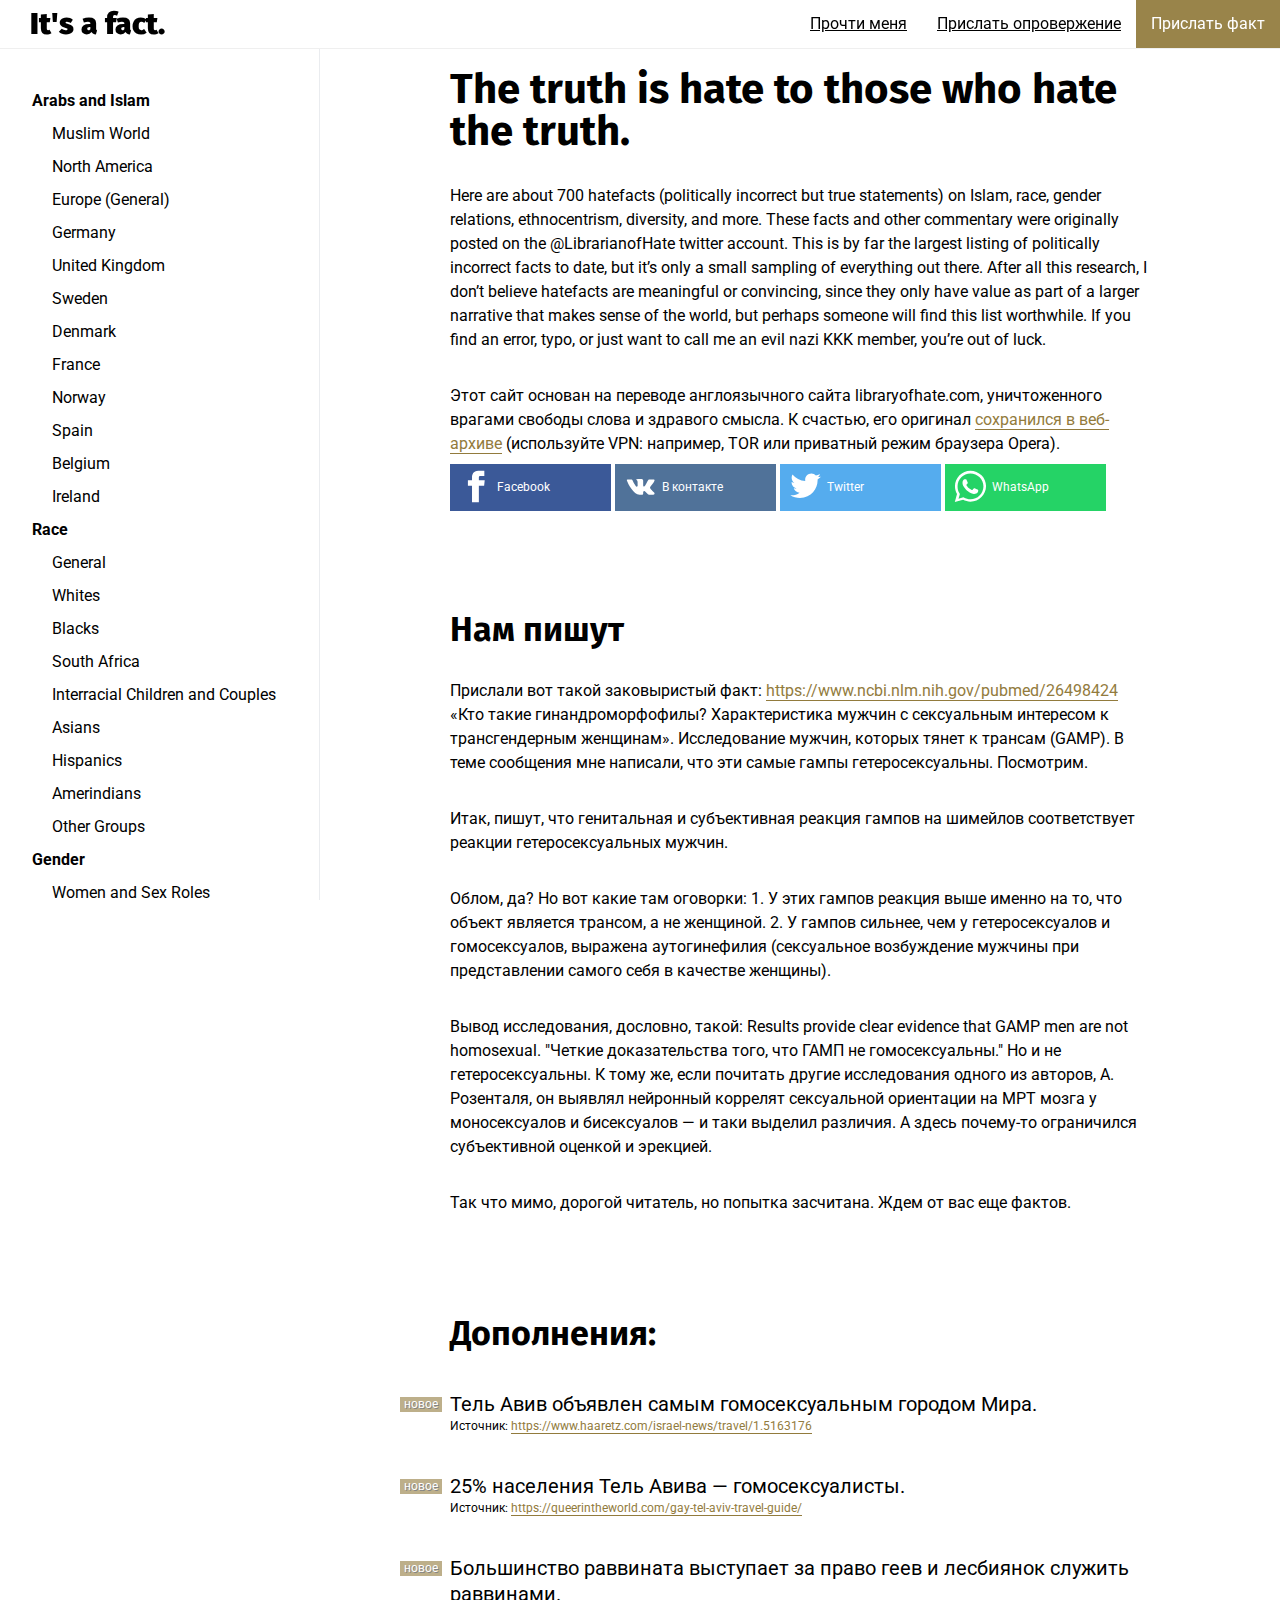
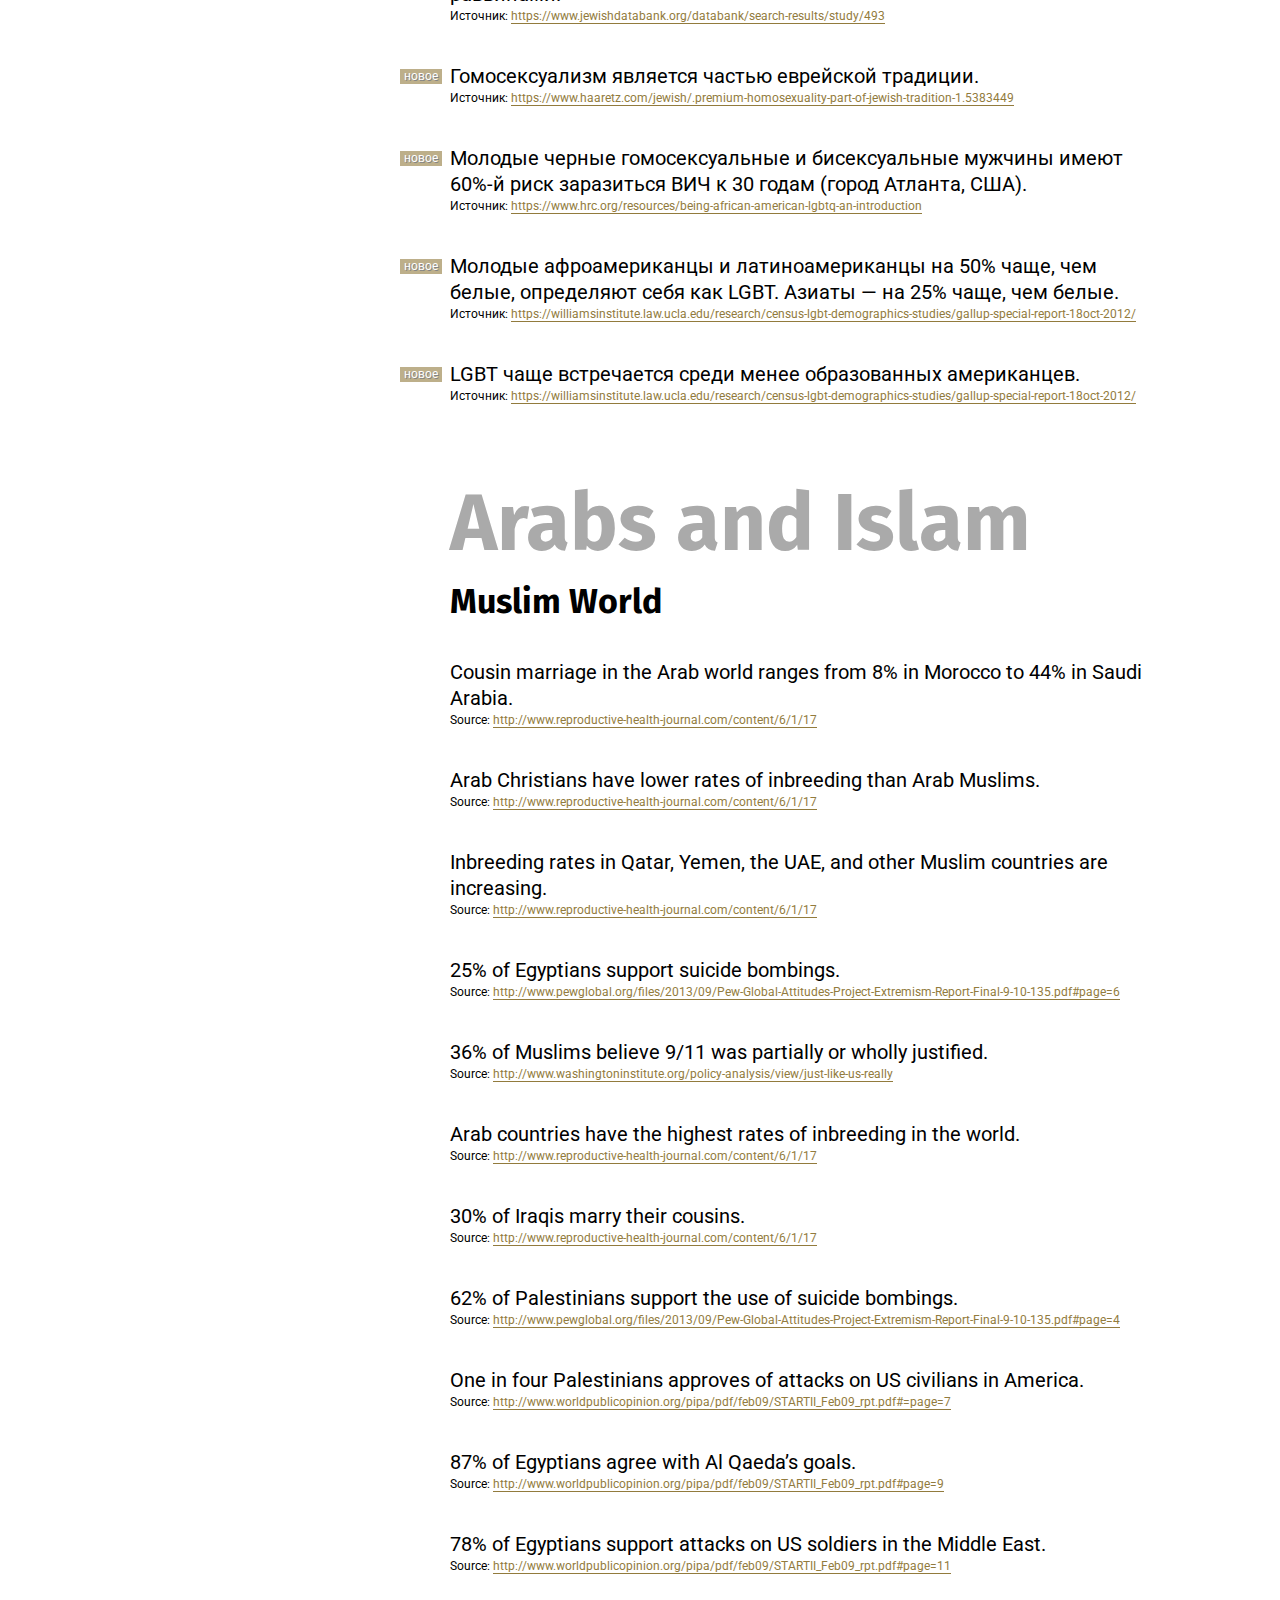
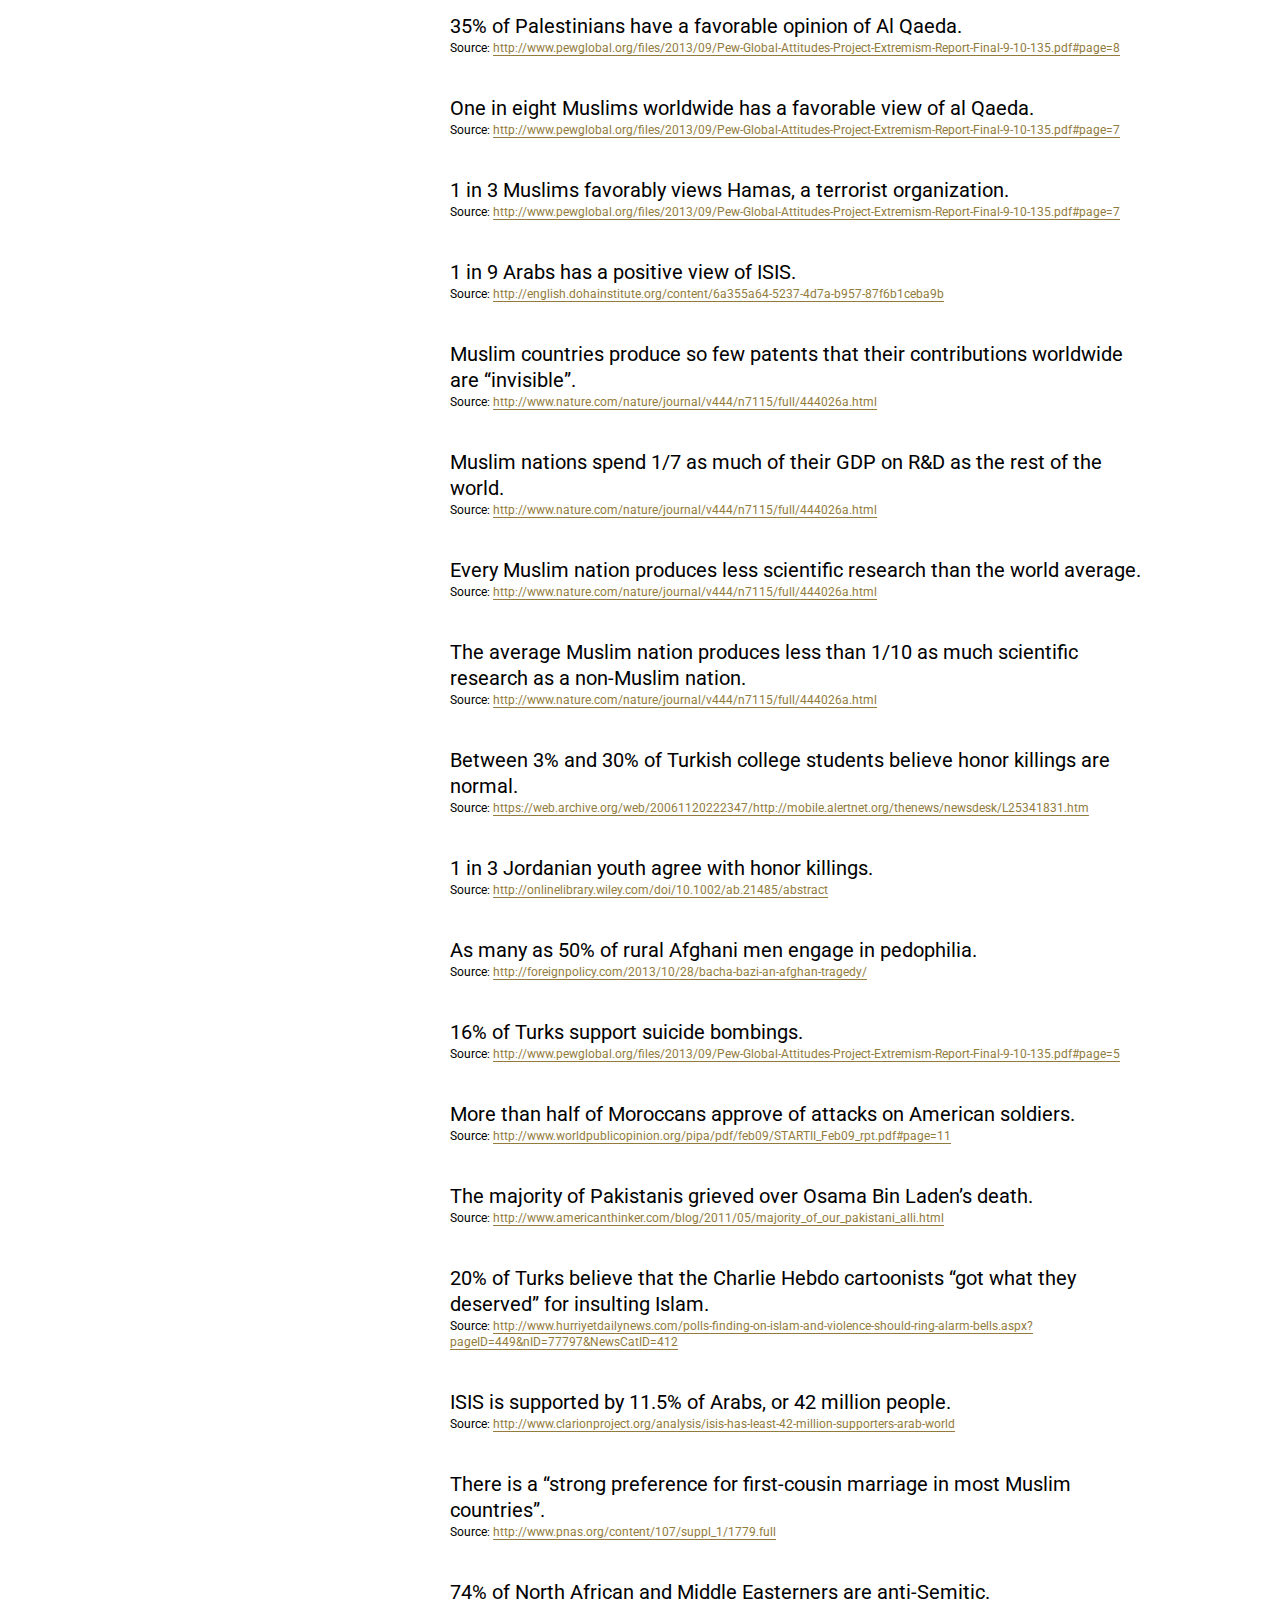
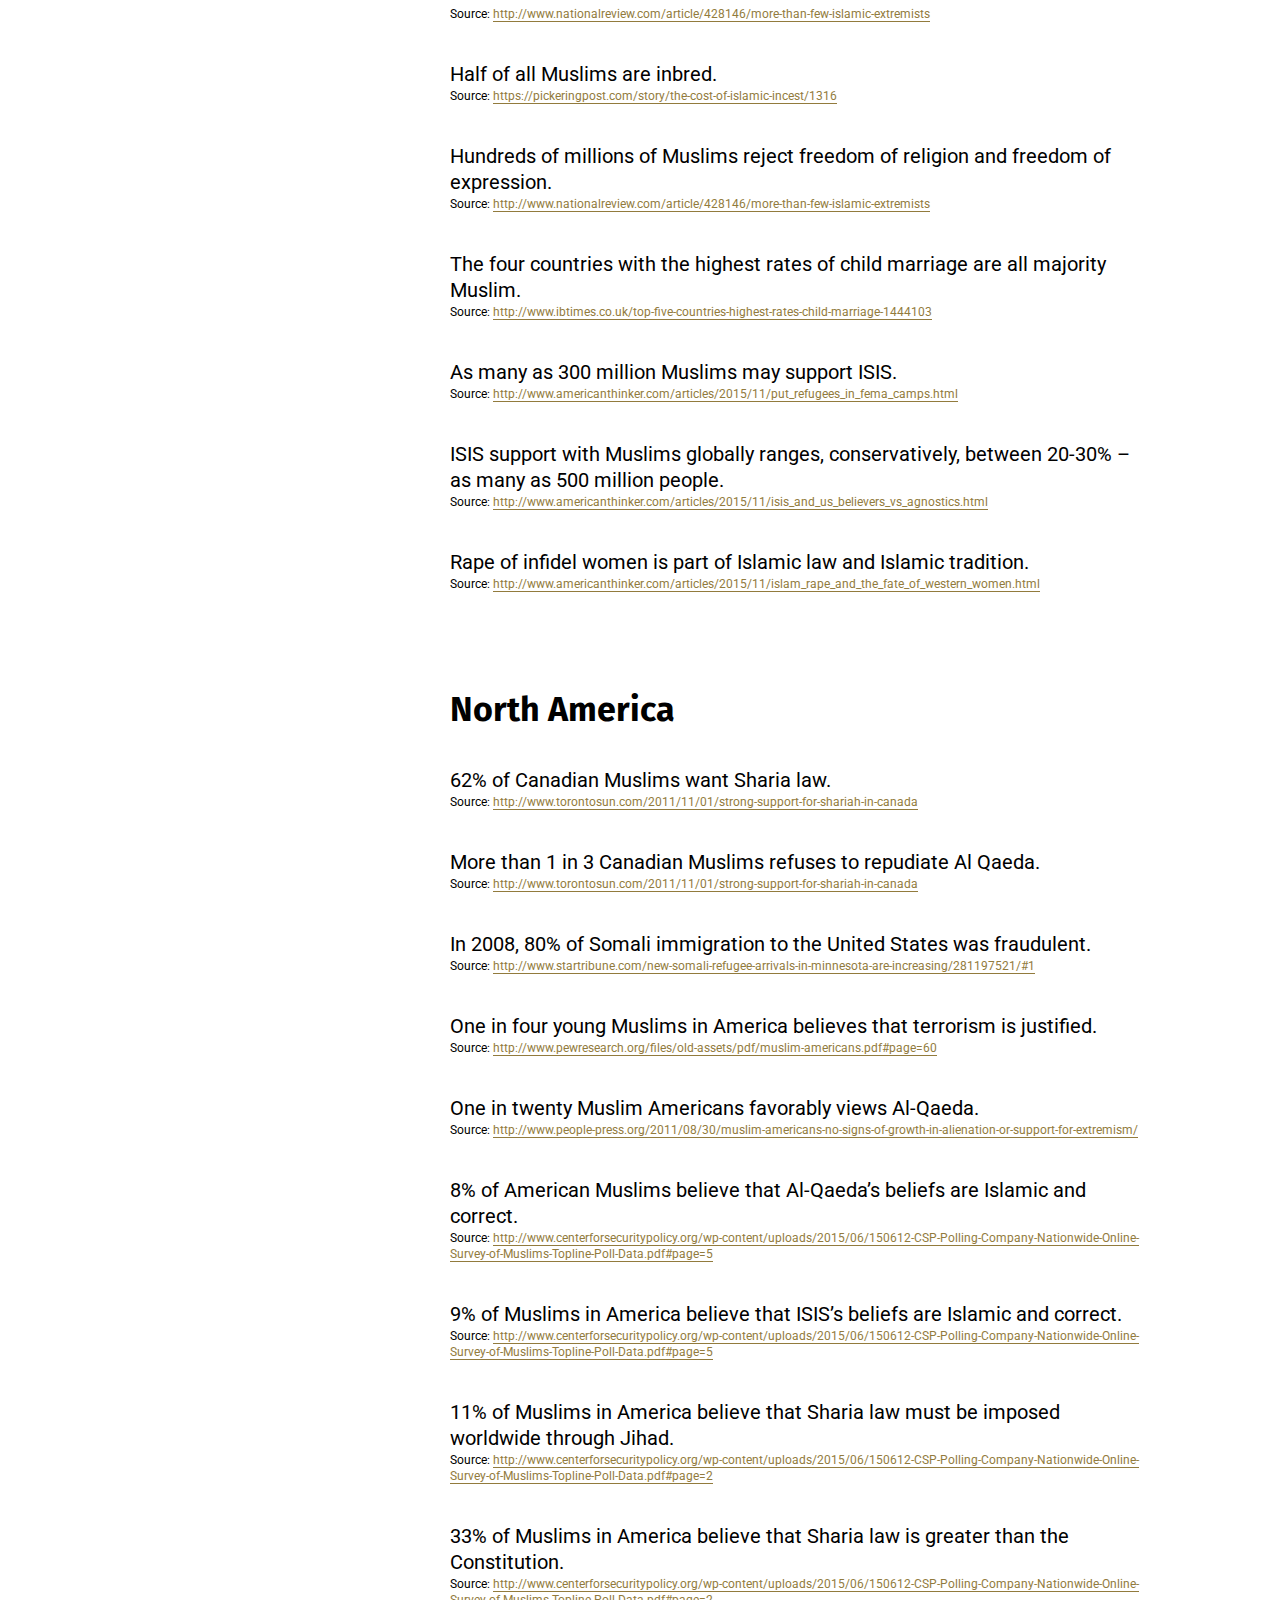
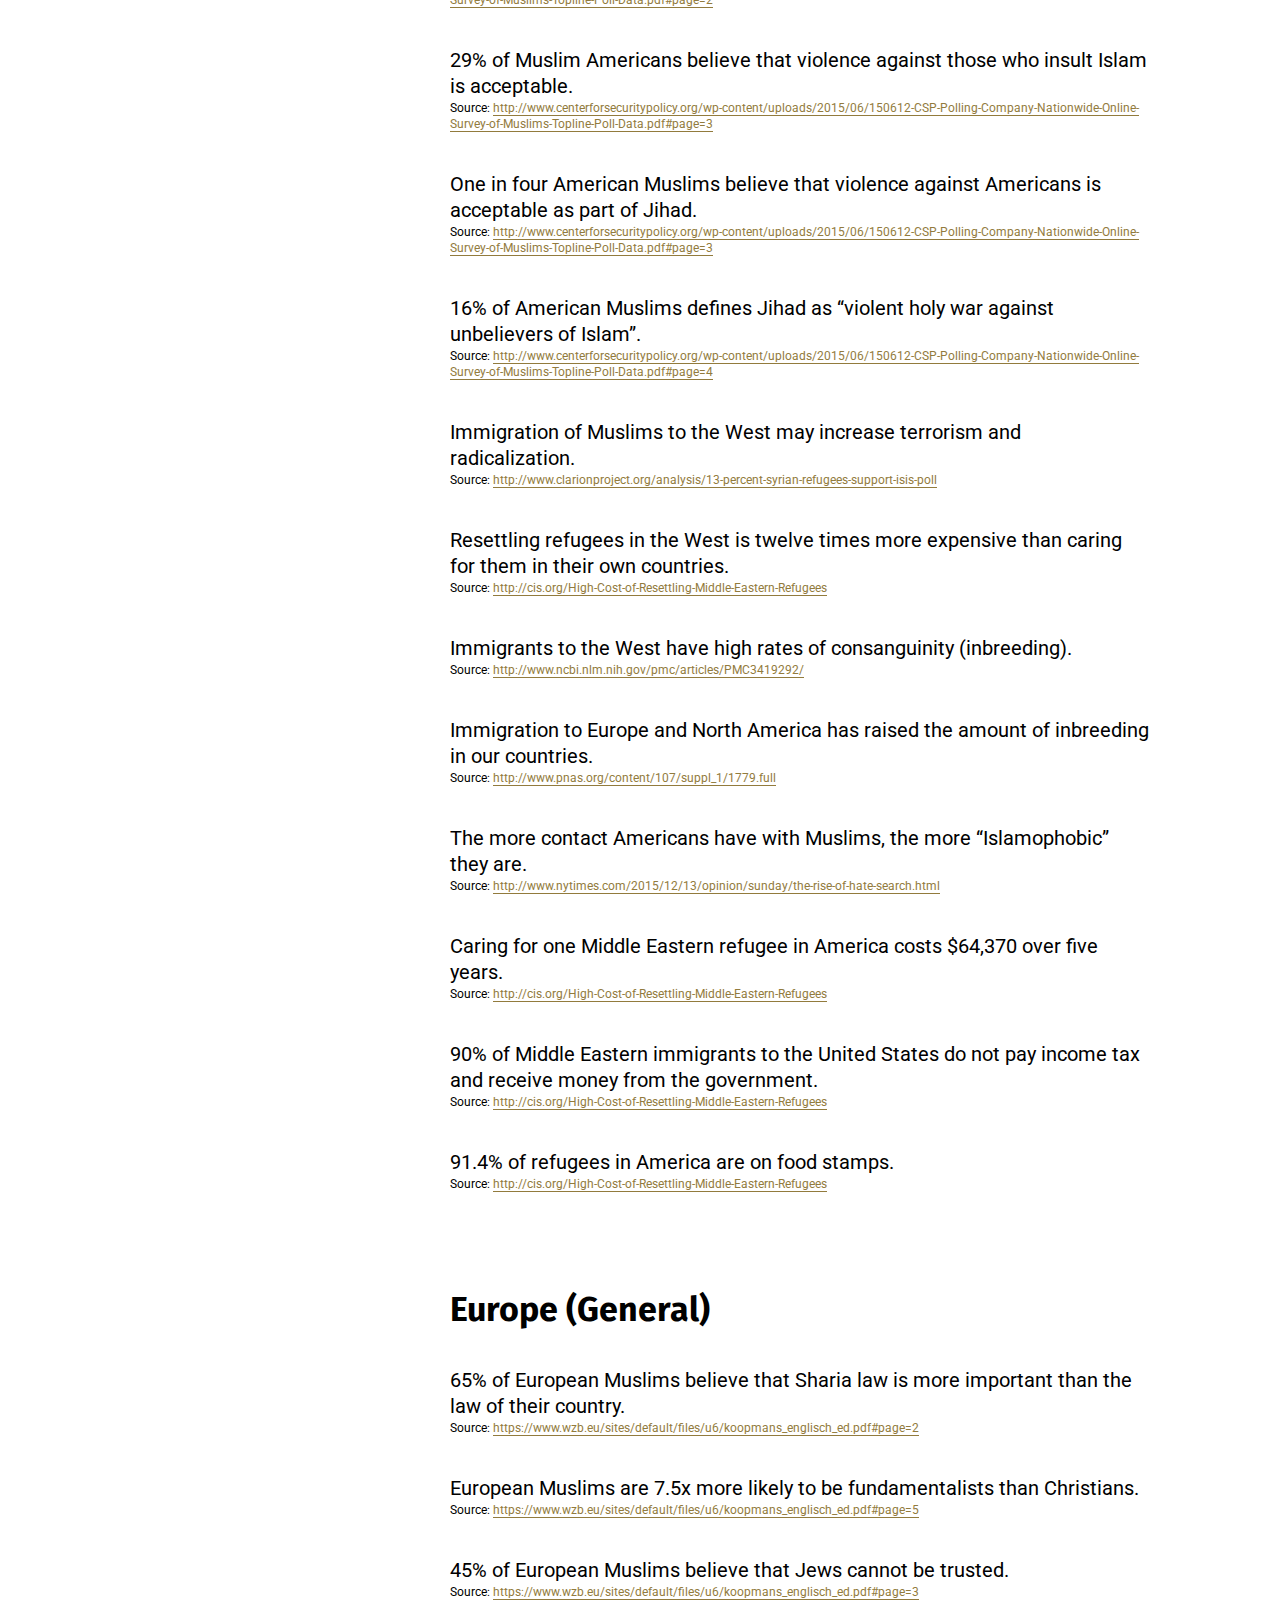
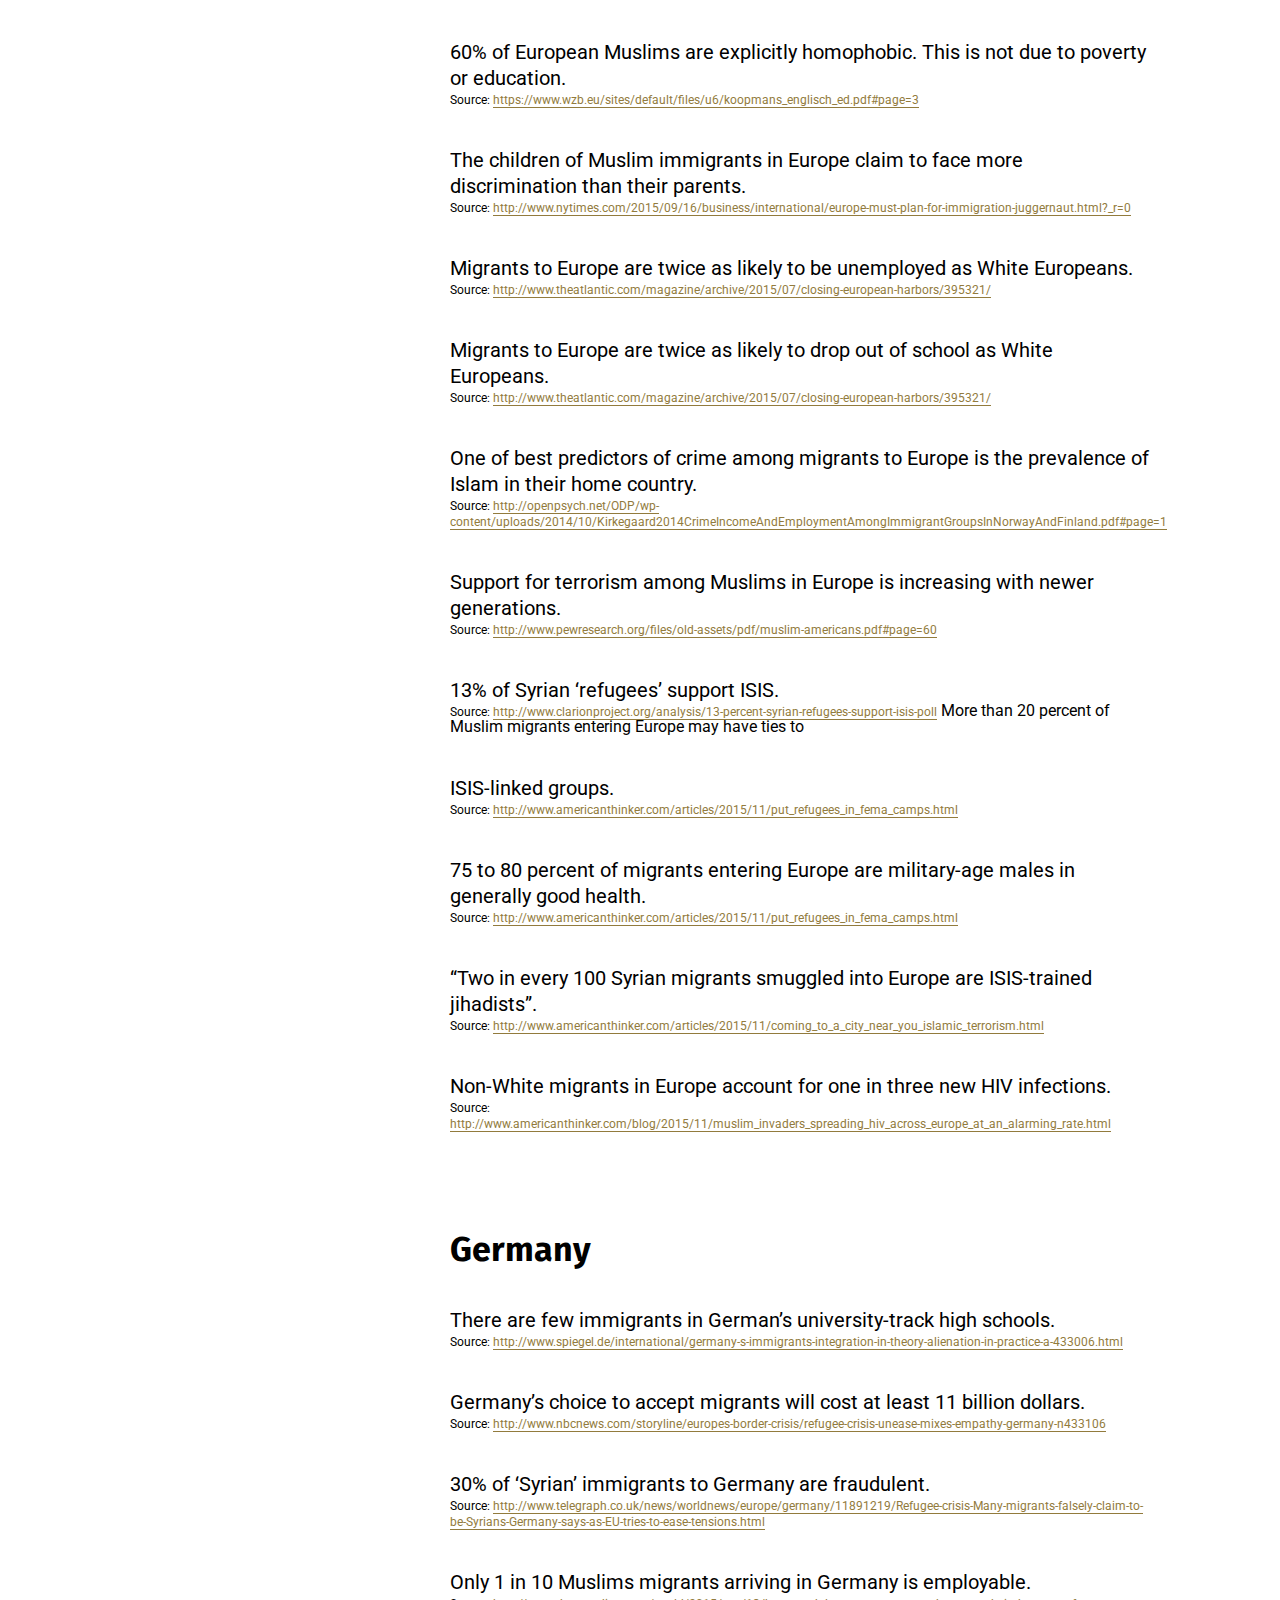
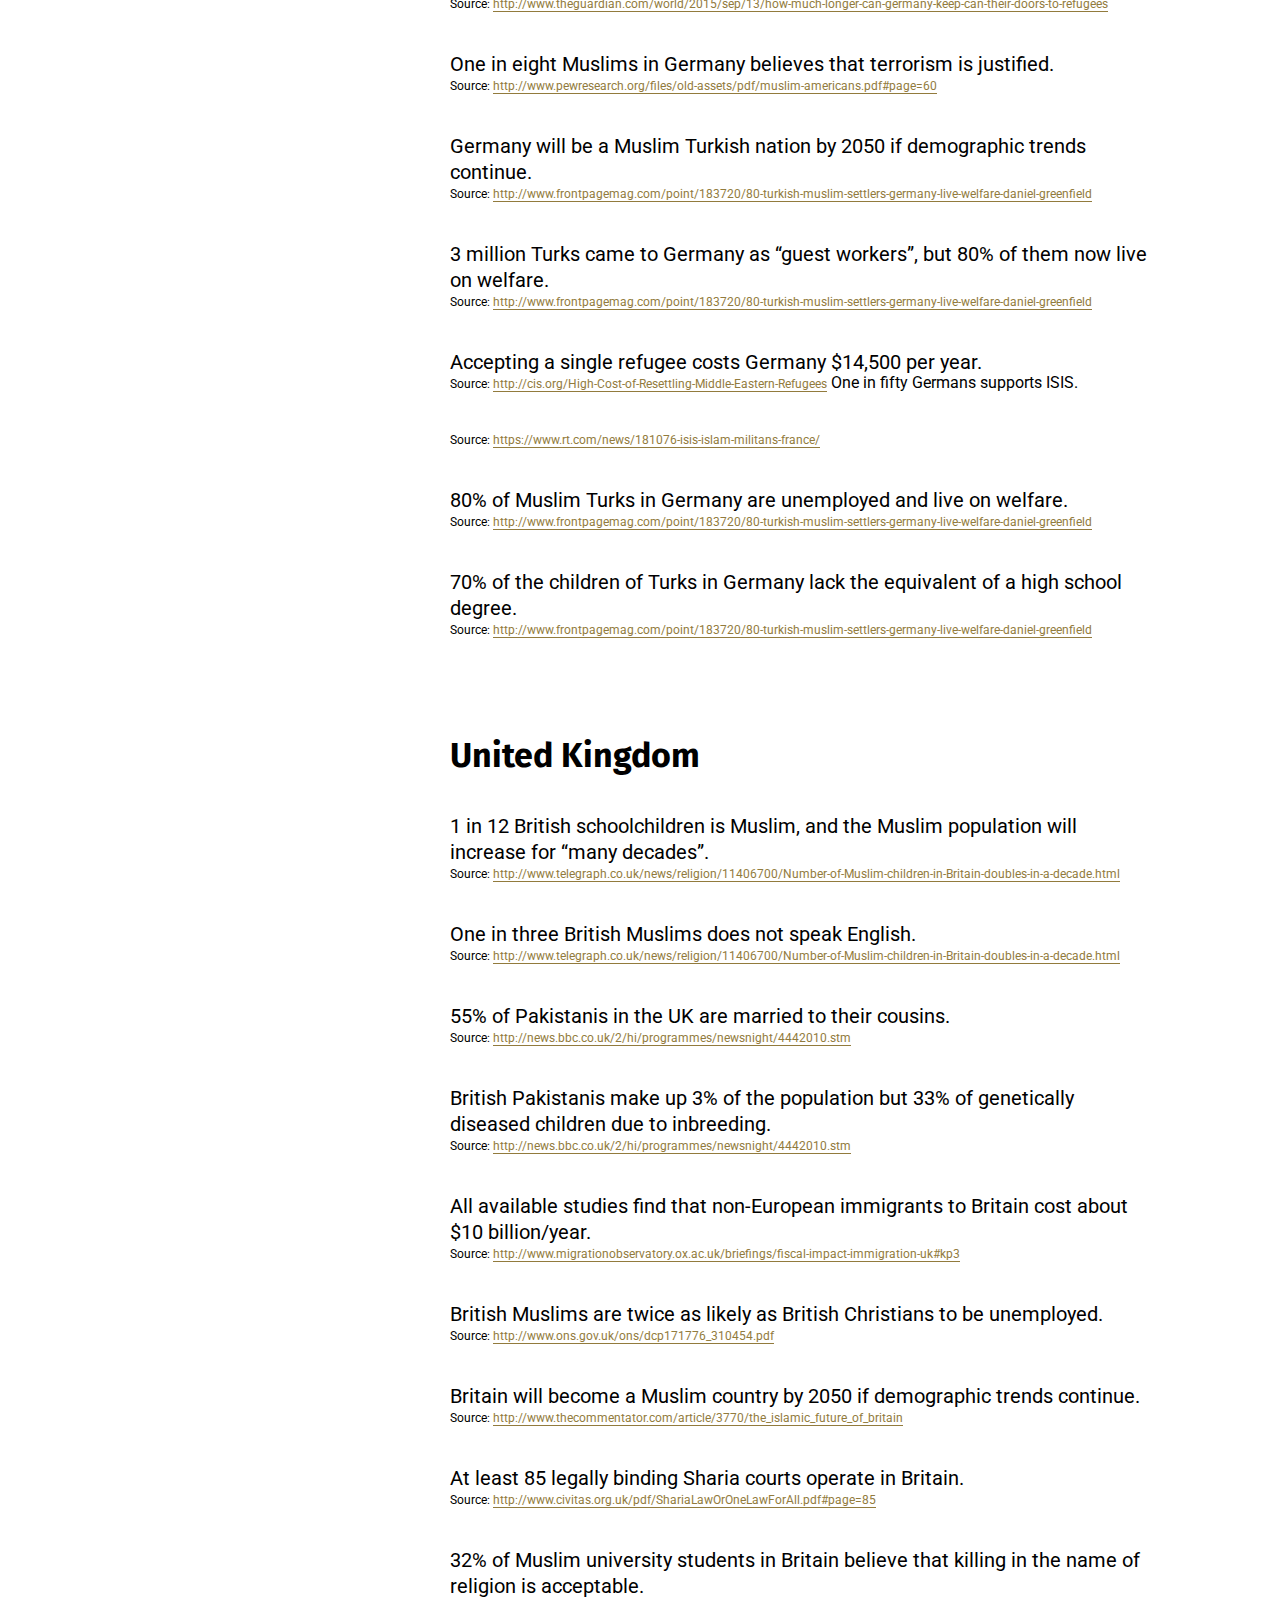
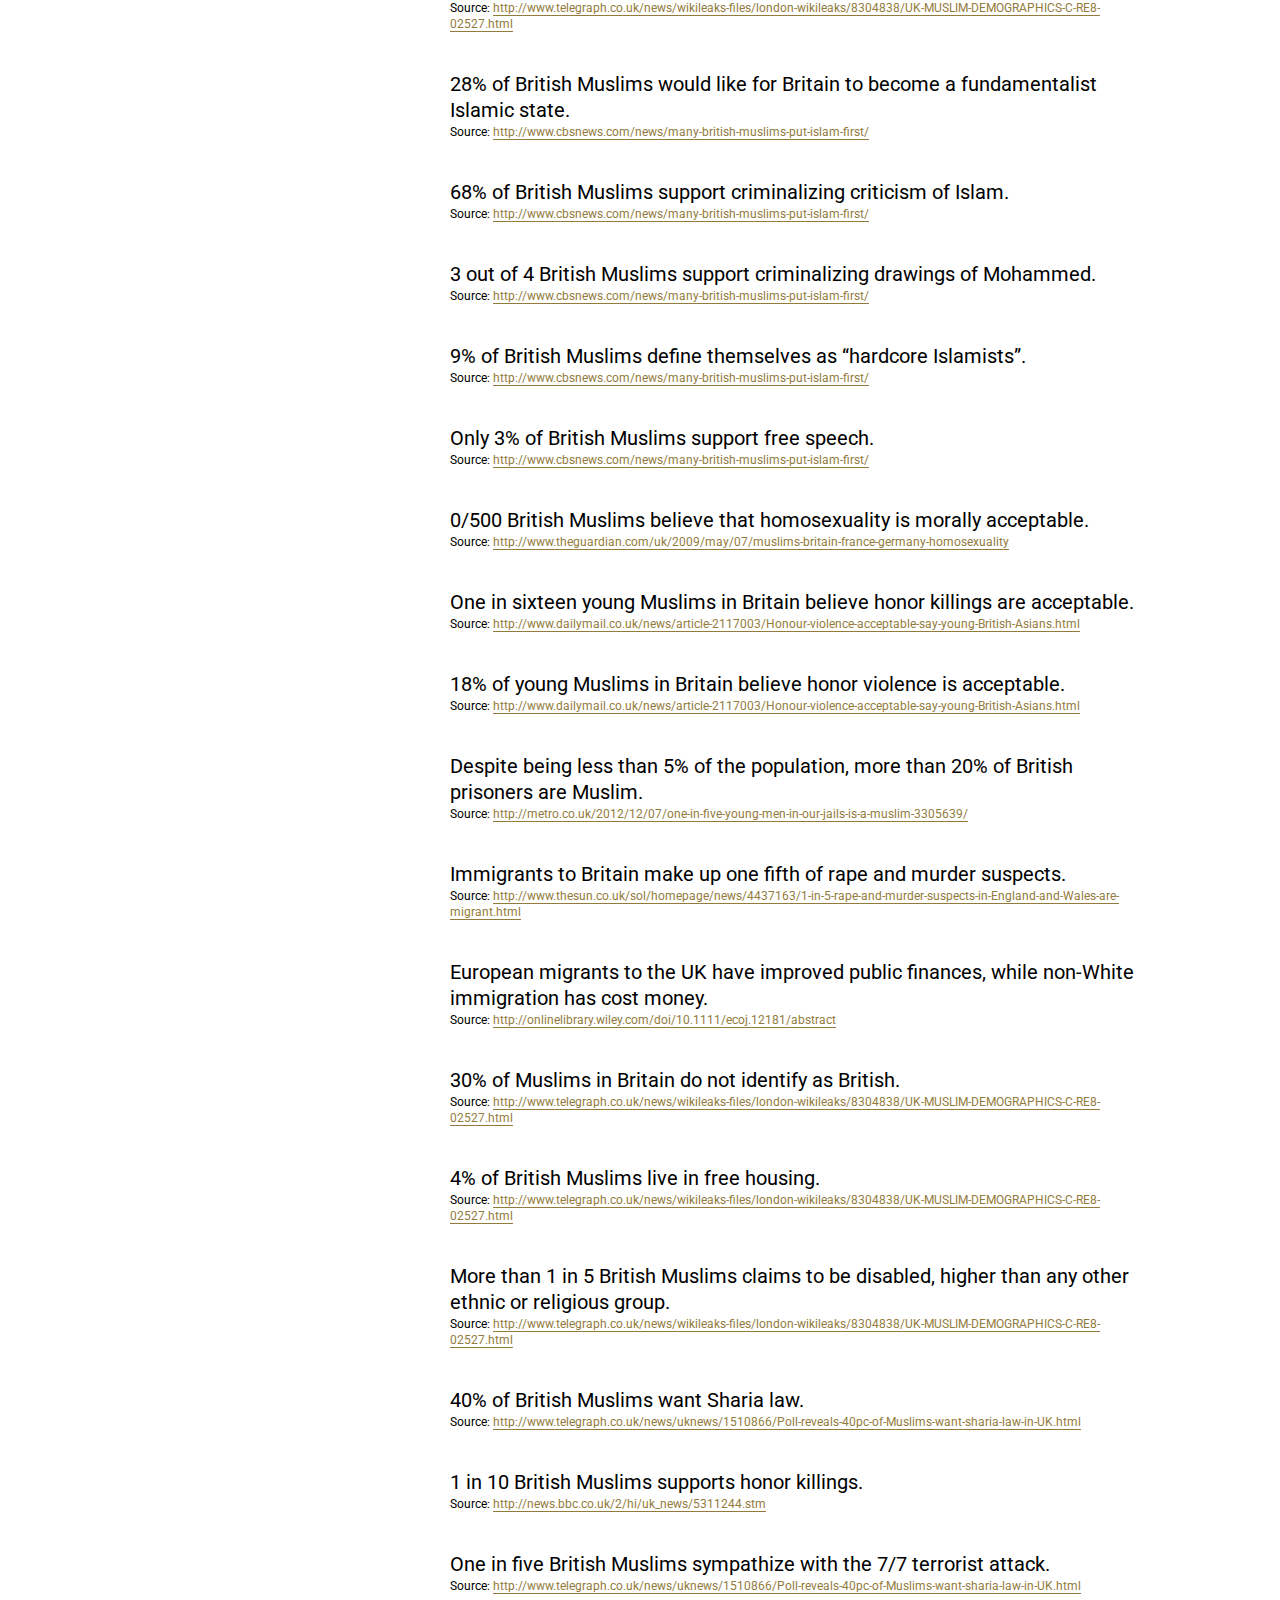
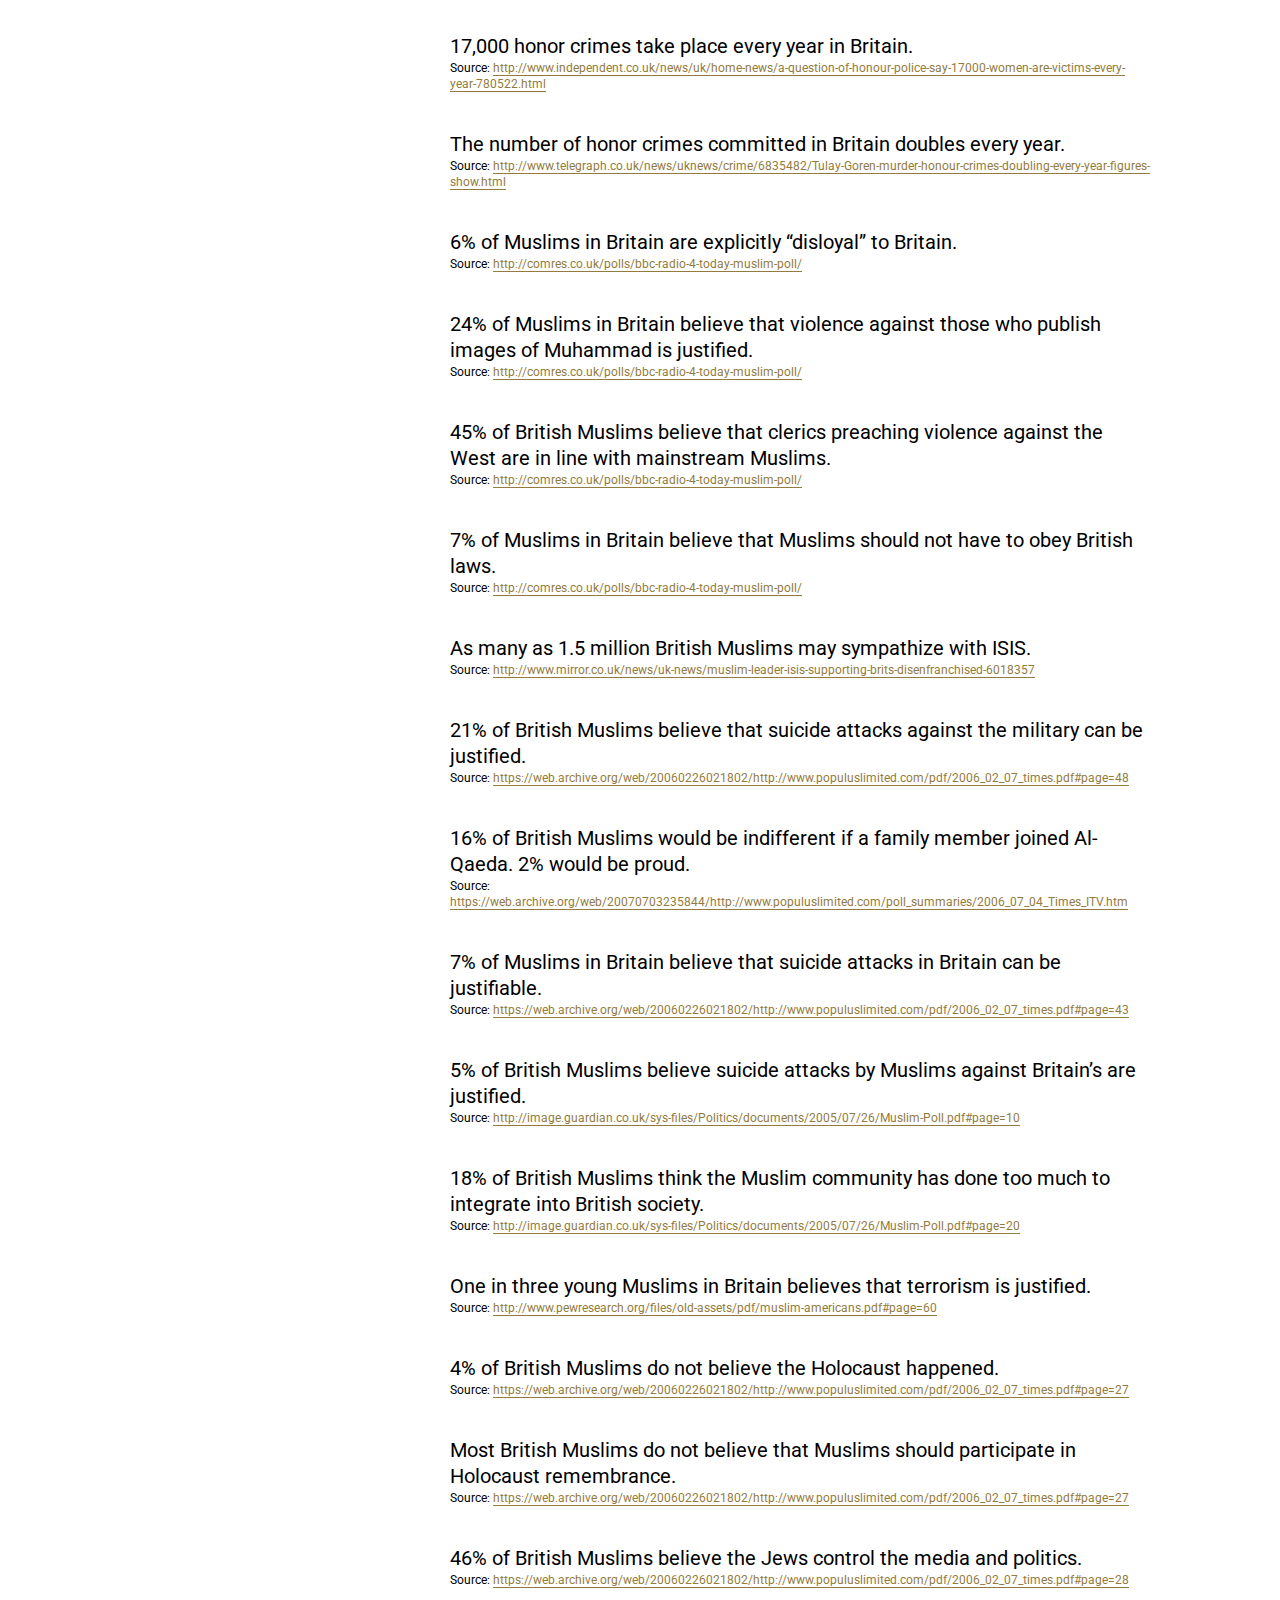
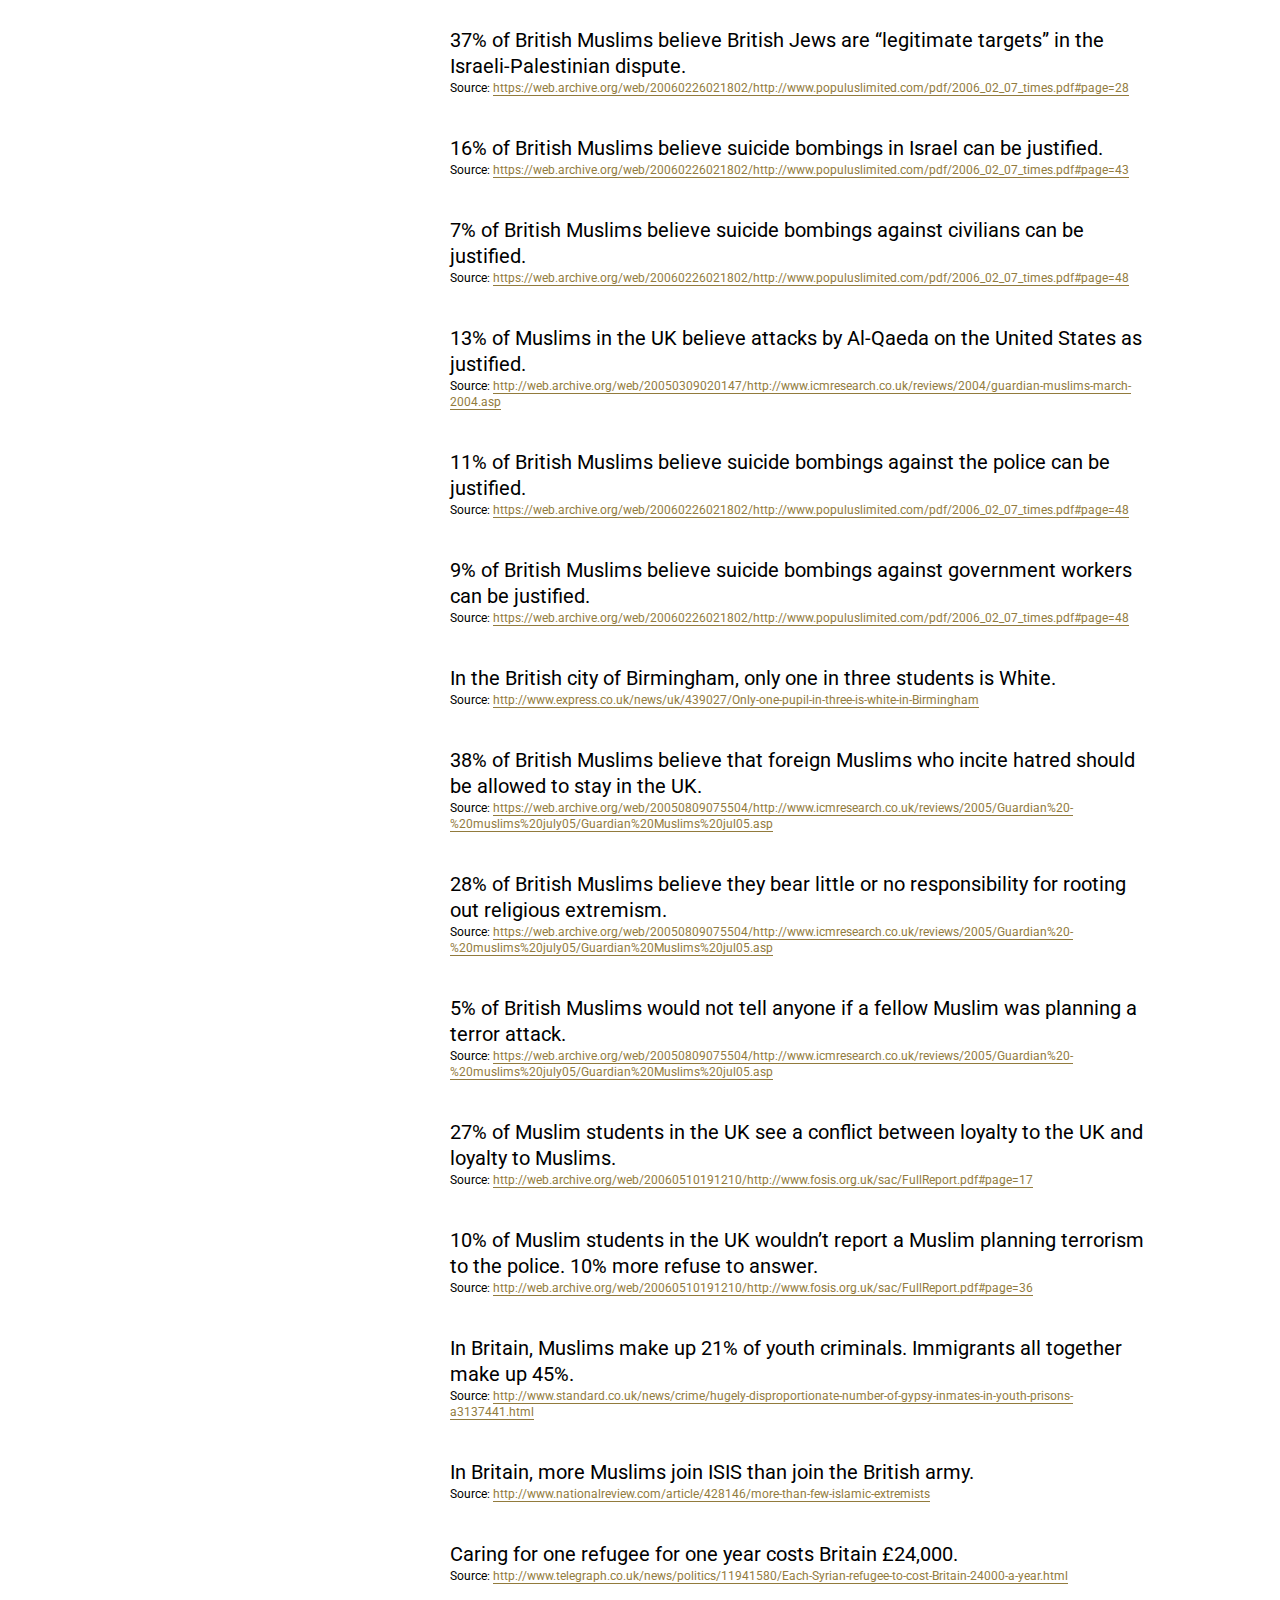
<file: english.html>
<!DOCTYPE html>
<html lang="en">

<head>

	<title>It's a fact.</title>
	<meta name="description" content="Подборка научных, статистически доказанных и проверенных жизнью фактов для чистки мозгов от вируса либерализма и толерантности.">
	<meta name="author" content="К.">
	<link rel="shortcut icon" type="image/png" href="favicon.png" />

	<meta charset="utf-8">
	<meta name="viewport" content="initial-scale=1.0,user-scalable=no,maximum-scale=1" media="(device-height: 568px)">
	<meta name="apple-mobile-web-app-capable" content="yes">
	<meta name="HandheldFriendly" content="True">
	<meta name="apple-mobile-web-app-status-bar-style" content="black">

	<meta property="og:locale" content="ru_RU" />
	<meta property="og:type" content="website" />
	<meta property="og:title" content="Это факт." />
	<meta property="og:description" content="Подборка научных, статистически доказанных и проверенных жизнью фактов для чистки мозгов от вируса либерализма и толерантности." />
	<meta property="og:image" content="https://etofact.github.io/social-image.jpg" />
	<meta property="og:url" content="http://etofact.github.io" />
	<meta property="og:site_name" content="It's a fact." />
	<meta name="twitter:title" content="It's a fact.">
	<meta name="twitter:description" content="Подборка научных, статистически доказанных и проверенных жизнью фактов для чистки мозгов от вируса либерализма и толерантности.">
	<meta name="twitter:image" content="https://etofact.github.io/social-image-eng.jpg">

	<!-- Style Sheets -->
	<link rel="stylesheet" type="text/css" media="all" href="css/reset.css" />
	<link rel="stylesheet" type="text/css" media="all" href="css/trunk.css" />

	<!-- Scripts -->
	<script type="text/javascript">
		if (typeof jQuery == 'undefined')
			document.write(unescape("%3Cscript src='js/jquery-1.9.js'" +
				"type='text/javascript'%3E%3C/script%3E"))
	</script>
	<script type="text/javascript" language="javascript" src="js/trunk.js"></script>
	<!--[if lt IE 9]>
<script src="js/html5shiv.js"></script>
<![endif]-->


</head>

<body id="mainNav">

	<div class="container">

		<header class="slide">
			<ul id="navToggle" class="burger slide">
				<li></li>
				<li></li>
				<li></li>
			</ul>
			<h1>It's a fact.</h1>

			<label class="send-f" for="modal-2">Прислать факт</label>
			<label class="send-x" for="modal-1">Прислать опровержение</label>
			<a class="send-x js-scroll-trigger" href="#Reamde">Прочти меня</a>


			<dropdown>
				<input id="toggle2" type="checkbox">
				<label for="toggle2" class="animate"></label>
				<ul class="animate">
					<li class="animate">
						<a class="resp-sharing-button__link" href="https://facebook.com/sharer/sharer.php?u=https%3A%2F%2Fetofact.github.io" target="_blank" rel="noopener" aria-label="Facebook">
							<div class="resp-sharing-button resp-sharing-button--facebook resp-sharing-button--medium">
								<div aria-hidden="true" class="resp-sharing-button__icon resp-sharing-button__icon--solid">
									<svg xmlns="http://www.w3.org/2000/svg" viewBox="0 0 24 24">
										<path d="M18.77 7.46H14.5v-1.9c0-.9.6-1.1 1-1.1h3V.5h-4.33C10.24.5 9.5 3.44 9.5 5.32v2.15h-3v4h3v12h5v-12h3.85l.42-4z" /></svg></div>Facebook
							</div>
						</a>

					</li>
					<li class="animate">
						<a class="resp-sharing-button__link" href="http://vk.com/share.php?title=%D0%9F%D0%BE%D0%B4%D0%B1%D0%BE%D1%80%D0%BA%D0%B0%20%D0%BD%D0%B0%D1%83%D1%87%D0%BD%D1%8B%D1%85%2C%20%D1%81%D1%82%D0%B0%D1%82%D0%B8%D1%81%D1%82%D0%B8%D1%87%D0%B5%D1%81%D0%BA%D0%B8%20%D0%B4%D0%BE%D0%BA%D0%B0%D0%B7%D0%B0%D0%BD%D0%BD%D1%8B%D1%85%20%D0%B8%20%D0%BE%D0%B1%D1%89%D0%B5%D0%B8%D0%B7%D0%B2%D0%B5%D1%81%D1%82%D0%BD%D1%8B%D1%85%20%D1%83%D1%82%D0%B2%D0%B5%D1%80%D0%B6%D0%B4%D0%B5%D0%BD%D0%B8%D0%B9%20%D0%B4%D0%BB%D1%8F%20%D0%B2%D0%B7%D1%80%D1%8B%D0%B2%D0%B0%20%D0%BB%D0%B8%D0%B1%D0%B5%D1%80%D0%B0%D0%BB%D1%8C%D0%BD%D1%8B%D1%85%20%D0%BC%D0%BE%D0%B7%D0%B3%D0%BE%D0%B2.&amp;url=https%3A%2F%2Fetofact.github.io" target="_blank" rel="noopener" aria-label="VK">
							<div class="resp-sharing-button resp-sharing-button--vk resp-sharing-button--medium">
								<div aria-hidden="true" class="resp-sharing-button__icon resp-sharing-button__icon--solid">
									<svg xmlns="http://www.w3.org/2000/svg" viewBox="0 0 24 24">
										<path d="M21.547 7h-3.29a.743.743 0 0 0-.655.392s-1.312 2.416-1.734 3.23C14.734 12.813 14 12.126 14 11.11V7.603A1.104 1.104 0 0 0 12.896 6.5h-2.474a1.982 1.982 0 0 0-1.75.813s1.255-.204 1.255 1.49c0 .42.022 1.626.04 2.64a.73.73 0 0 1-1.272.503 21.54 21.54 0 0 1-2.498-4.543.693.693 0 0 0-.63-.403h-2.99a.508.508 0 0 0-.48.685C3.005 10.175 6.918 18 11.38 18h1.878a.742.742 0 0 0 .742-.742v-1.135a.73.73 0 0 1 1.23-.53l2.247 2.112a1.09 1.09 0 0 0 .746.295h2.953c1.424 0 1.424-.988.647-1.753-.546-.538-2.518-2.617-2.518-2.617a1.02 1.02 0 0 1-.078-1.323c.637-.84 1.68-2.212 2.122-2.8.603-.804 1.697-2.507.197-2.507z" /></svg></div>В контакте
							</div>
						</a>
					</li>
					<li class="animate">
						<a class="resp-sharing-button__link" href="https://twitter.com/intent/tweet/?text=%D0%9F%D0%BE%D0%B4%D0%B1%D0%BE%D1%80%D0%BA%D0%B0%20%D0%BD%D0%B0%D1%83%D1%87%D0%BD%D1%8B%D1%85%2C%20%D1%81%D1%82%D0%B0%D1%82%D0%B8%D1%81%D1%82%D0%B8%D1%87%D0%B5%D1%81%D0%BA%D0%B8%20%D0%B4%D0%BE%D0%BA%D0%B0%D0%B7%D0%B0%D0%BD%D0%BD%D1%8B%D1%85%20%D0%B8%20%D0%BE%D0%B1%D1%89%D0%B5%D0%B8%D0%B7%D0%B2%D0%B5%D1%81%D1%82%D0%BD%D1%8B%D1%85%20%D1%83%D1%82%D0%B2%D0%B5%D1%80%D0%B6%D0%B4%D0%B5%D0%BD%D0%B8%D0%B9%20%D0%B4%D0%BB%D1%8F%20%D0%B2%D0%B7%D1%80%D1%8B%D0%B2%D0%B0%20%D0%BB%D0%B8%D0%B1%D0%B5%D1%80%D0%B0%D0%BB%D1%8C%D0%BD%D1%8B%D1%85%20%D0%BC%D0%BE%D0%B7%D0%B3%D0%BE%D0%B2.&amp;url=https%3A%2F%2Fetofact.github.io" target="_blank" rel="noopener" aria-label="Twitter">
							<div class="resp-sharing-button resp-sharing-button--twitter resp-sharing-button--medium">
								<div aria-hidden="true" class="resp-sharing-button__icon resp-sharing-button__icon--solid">
									<svg xmlns="http://www.w3.org/2000/svg" viewBox="0 0 24 24">
										<path d="M23.44 4.83c-.8.37-1.5.38-2.22.02.93-.56.98-.96 1.32-2.02-.88.52-1.86.9-2.9 1.1-.82-.88-2-1.43-3.3-1.43-2.5 0-4.55 2.04-4.55 4.54 0 .36.03.7.1 1.04-3.77-.2-7.12-2-9.36-4.75-.4.67-.6 1.45-.6 2.3 0 1.56.8 2.95 2 3.77-.74-.03-1.44-.23-2.05-.57v.06c0 2.2 1.56 4.03 3.64 4.44-.67.2-1.37.2-2.06.08.58 1.8 2.26 3.12 4.25 3.16C5.78 18.1 3.37 18.74 1 18.46c2 1.3 4.4 2.04 6.97 2.04 8.35 0 12.92-6.92 12.92-12.93 0-.2 0-.4-.02-.6.9-.63 1.96-1.22 2.56-2.14z" /></svg></div>Twitter
							</div>
						</a>
					</li>
					<li class="animate">
						<a class="resp-sharing-button__link" href="whatsapp://send?text=%D0%9F%D0%BE%D0%B4%D0%B1%D0%BE%D1%80%D0%BA%D0%B0%20%D0%BD%D0%B0%D1%83%D1%87%D0%BD%D1%8B%D1%85%2C%20%D1%81%D1%82%D0%B0%D1%82%D0%B8%D1%81%D1%82%D0%B8%D1%87%D0%B5%D1%81%D0%BA%D0%B8%20%D0%B4%D0%BE%D0%BA%D0%B0%D0%B7%D0%B0%D0%BD%D0%BD%D1%8B%D1%85%20%D0%B8%20%D0%BE%D0%B1%D1%89%D0%B5%D0%B8%D0%B7%D0%B2%D0%B5%D1%81%D1%82%D0%BD%D1%8B%D1%85%20%D1%83%D1%82%D0%B2%D0%B5%D1%80%D0%B6%D0%B4%D0%B5%D0%BD%D0%B8%D0%B9%20%D0%B4%D0%BB%D1%8F%20%D0%B2%D0%B7%D1%80%D1%8B%D0%B2%D0%B0%20%D0%BB%D0%B8%D0%B1%D0%B5%D1%80%D0%B0%D0%BB%D1%8C%D0%BD%D1%8B%D1%85%20%D0%BC%D0%BE%D0%B7%D0%B3%D0%BE%D0%B2.%20https%3A%2F%2Fetofact.github.io" target="_blank" rel="noopener" aria-label="WhatsApp">
							<div class="resp-sharing-button resp-sharing-button--whatsapp resp-sharing-button--medium">
								<div aria-hidden="true" class="resp-sharing-button__icon resp-sharing-button__icon--solid">
									<svg xmlns="http://www.w3.org/2000/svg" viewBox="0 0 24 24">
										<path d="M20.1 3.9C17.9 1.7 15 .5 12 .5 5.8.5.7 5.6.7 11.9c0 2 .5 3.9 1.5 5.6L.6 23.4l6-1.6c1.6.9 3.5 1.3 5.4 1.3 6.3 0 11.4-5.1 11.4-11.4-.1-2.8-1.2-5.7-3.3-7.8zM12 21.4c-1.7 0-3.3-.5-4.8-1.3l-.4-.2-3.5 1 1-3.4L4 17c-1-1.5-1.4-3.2-1.4-5.1 0-5.2 4.2-9.4 9.4-9.4 2.5 0 4.9 1 6.7 2.8 1.8 1.8 2.8 4.2 2.8 6.7-.1 5.2-4.3 9.4-9.5 9.4zm5.1-7.1c-.3-.1-1.7-.9-1.9-1-.3-.1-.5-.1-.7.1-.2.3-.8 1-.9 1.1-.2.2-.3.2-.6.1s-1.2-.5-2.3-1.4c-.9-.8-1.4-1.7-1.6-2-.2-.3 0-.5.1-.6s.3-.3.4-.5c.2-.1.3-.3.4-.5.1-.2 0-.4 0-.5C10 9 9.3 7.6 9 7c-.1-.4-.4-.3-.5-.3h-.6s-.4.1-.7.3c-.3.3-1 1-1 2.4s1 2.8 1.1 3c.1.2 2 3.1 4.9 4.3.7.3 1.2.5 1.6.6.7.2 1.3.2 1.8.1.6-.1 1.7-.7 1.9-1.3.2-.7.2-1.2.2-1.3-.1-.3-.3-.4-.6-.5z" /></svg></div>WhatsApp
							</div>
						</a>
					</li>
				</ul>
			</dropdown>



		</header>

		<nav class="slide">
			<div class="sidebar-mask"></div>
			<div class="sidebar" id="navbarResponsive">

				<ul class="navbar-nav" id="main">

					<div class="sendfact-smallscreen">
						<label for="modal-2">Прислать факт</label>
						<label for="modal-1">Прислать опровержение</label>
						<a class="js-scroll-trigger" href="#Reamde">Прочти меня</a>
					</div>

					<li class="nav-item">
						<a class="nav-link js-scroll-trigger" href="#ArIs">Arabs and Islam</a>

						<ul>
							<li class="nav-item"><a class="nav-link js-scroll-trigger" href="#ArIs-1">Muslim World</a>

							</li>
							<li class="nav-item"><a class="nav-link js-scroll-trigger" href="#ArIs-2">North America</a>

							</li>
							<li class="nav-item"><a class="nav-link js-scroll-trigger" href="#ArIs-3">Europe (General)</a>

							</li>
							<li class="nav-item"><a class="nav-link js-scroll-trigger" href="#ArIs-4">Germany</a>

							</li>
							<li class="nav-item"><a class="nav-link js-scroll-trigger" href="#ArIs-5">United Kingdom</a>

							</li>
							<li class="nav-item"><a class="nav-link js-scroll-trigger" href="#ArIs-6">Sweden</a>

							</li>
							<li class="nav-item"><a class="nav-link js-scroll-trigger" href="#ArIs-7">Denmark</a>

							</li>
							<li class="nav-item"><a class="nav-link js-scroll-trigger" href="#ArIs-8">France</a>

							</li>
							<li class="nav-item"><a class="nav-link js-scroll-trigger" href="#ArIs-9">Norway</a>

							</li>
							<li class="nav-item"><a class="nav-link js-scroll-trigger" href="#ArIs-10">Spain</a>

							</li>
							<li class="nav-item"><a class="nav-link js-scroll-trigger" href="#ArIs-11">Belgium</a>

							</li>
							<li class="nav-item"><a class="nav-link js-scroll-trigger" href="#ArIs-12">Ireland</a>

							</li>
						</ul>
					</li>
					<li class="nav-item">
						<a class="nav-link js-scroll-trigger" href="#Races">Race</a>

						<ul>
							<li class="nav-item"><a class="nav-link js-scroll-trigger" href="#Races-1">General</a>

							</li>
							<li class="nav-item"><a class="nav-link js-scroll-trigger" href="#Races-2">Whites</a>

							</li>
							<li class="nav-item"><a class="nav-link js-scroll-trigger" href="#Races-3">Blacks</a>

							</li>
							<li class="nav-item"><a class="nav-link js-scroll-trigger" href="#Races-4">South Africa</a>

							</li>
							<li class="nav-item"><a class="nav-link js-scroll-trigger" href="#Races-5">Interracial Children and Couples</a>

							</li>
							<li class="nav-item"><a class="nav-link js-scroll-trigger" href="#Races-6">Asians</a>

							</li>
							<li class="nav-item"><a class="nav-link js-scroll-trigger" href="#Races-7">Hispanics</a>

							</li>
							<li class="nav-item"><a class="nav-link js-scroll-trigger" href="#Races-8">Amerindians</a>

							</li>
							<li class="nav-item"><a class="nav-link js-scroll-trigger" href="#Races-9">Other Groups</a>

							</li>
						</ul>
					</li>
					<li class="nav-item">
						<a class="nav-link js-scroll-trigger" href="#Gen">Gender</a>

						<ul>
							<li class="nav-item"><a class="nav-link js-scroll-trigger" href="#Gen-1">Women and Sex Roles</a>

							</li>
							<li class="nav-item"><a class="nav-link js-scroll-trigger" href="#Gen-2">Gays (and Lesbians)</a>

							</li>
							<li class="nav-item"><a class="nav-link js-scroll-trigger" href="#Gen-3">Transsexuals</a>

							</li>
							<li class="nav-item"><a class="nav-link js-scroll-trigger" href="#Gen-4">Men</a>

							</li>
							<li class="nav-item"><a class="nav-link js-scroll-trigger" href="#Gen-5">Attractiveness</a>

							</li>
						</ul>
					</li>

					<li class="nav-item"><a class="nav-link js-scroll-trigger" href="#Div-1">Diversity</a>

					</li>
					<li class="nav-item"><a class="nav-link js-scroll-trigger" href="#Etno">Ethnocentrism</a>

					</li>
					<li class="nav-item"><a class="nav-link js-scroll-trigger" href="#Intel">Intelligence</a>

					</li>
					<li class="nav-item"><a class="nav-link js-scroll-trigger" href="#Val">The Validity of Race</a>

					</li>
					<li class="nav-item"><a class="nav-link js-scroll-trigger" href="#Liber">Liberalism</a>

					</li>
					<li class="nav-item"><a class="nav-link js-scroll-trigger" href="#Other">Other</a>

					</li>
				</ul>
			</div>
		</nav>

		<div class="right-container">
			<div class="content slide">
				<!-- Для форм используется jotform.com -->

				<input class="modal-state" id="modal-1" type="checkbox" />
				<div class="modal">
					<label class="modal__bg" for="modal-1"></label>
					<div class="modal__inner">
						<label class="modal__close" for="modal-1"></label>

						<div id="frmContact">
							<script type="text/javascript" src="https://form.jotformeu.com/jsform/90147884186366"></script>
						</div>
					</div>
				</div>

				<input class="modal-state" id="modal-2" type="checkbox" />
				<div class="modal">
					<label class="modal__bg" for="modal-2"></label>
					<div class="modal__inner">
						<label class="modal__close" for="modal-2"></label>

						<div id="frmContact">
							<script type="text/javascript" src="https://form.jotformeu.com/jsform/90150404915348"></script>
						</div>
					</div>
				</div>






				<div class="body-section">
					<h4 id="Truth">
						The truth is hate to those who hate the truth.
					</h4>
					<div class="headline">
						<p>

							Here are about 700 hatefacts (politically incorrect but true statements) on Islam, race, gender relations, ethnocentrism, diversity, and more. These facts and other commentary were originally posted on the @LibrarianofHate twitter account. This is by far the largest listing of politically incorrect facts to date, but it’s only a small sampling of everything out there. After all this research, I don’t believe hatefacts are meaningful or convincing, since they only have value as part of a larger narrative that makes sense of the world, but perhaps someone will find this list worthwhile. If you find an error, typo, or just want to call me an evil nazi KKK member, you’re out of luck.

						</p>

						<p>

							Этот сайт основан на переводе англоязычного сайта libraryofhate.com, уничтоженного врагами свободы слова и здравого смысла. К счастью, его оригинал <a target="_blank" href="https://archive.is/LRe05">сохранился в веб-архиве</a> (используйте VPN: например, TOR или приватный режим браузера Opera).

						</p>

					</div>



					<div class="share-fullsize">
						<a class="resp-sharing-button__link" href="https://facebook.com/sharer/sharer.php?u=https%3A%2F%2Fetofact.github.io" target="_blank" rel="noopener" aria-label="Facebook">
							<div class="resp-sharing-button resp-sharing-button--facebook resp-sharing-button--medium">
								<div aria-hidden="true" class="resp-sharing-button__icon resp-sharing-button__icon--solid">
									<svg xmlns="http://www.w3.org/2000/svg" viewBox="0 0 24 24">
										<path d="M18.77 7.46H14.5v-1.9c0-.9.6-1.1 1-1.1h3V.5h-4.33C10.24.5 9.5 3.44 9.5 5.32v2.15h-3v4h3v12h5v-12h3.85l.42-4z" /></svg></div>Facebook
							</div>
						</a>


						<a class="resp-sharing-button__link" href="http://vk.com/share.php?title=%D0%9F%D0%BE%D0%B4%D0%B1%D0%BE%D1%80%D0%BA%D0%B0%20%D0%BD%D0%B0%D1%83%D1%87%D0%BD%D1%8B%D1%85%2C%20%D1%81%D1%82%D0%B0%D1%82%D0%B8%D1%81%D1%82%D0%B8%D1%87%D0%B5%D1%81%D0%BA%D0%B8%20%D0%B4%D0%BE%D0%BA%D0%B0%D0%B7%D0%B0%D0%BD%D0%BD%D1%8B%D1%85%20%D0%B8%20%D0%BE%D0%B1%D1%89%D0%B5%D0%B8%D0%B7%D0%B2%D0%B5%D1%81%D1%82%D0%BD%D1%8B%D1%85%20%D1%83%D1%82%D0%B2%D0%B5%D1%80%D0%B6%D0%B4%D0%B5%D0%BD%D0%B8%D0%B9%20%D0%B4%D0%BB%D1%8F%20%D0%B2%D0%B7%D1%80%D1%8B%D0%B2%D0%B0%20%D0%BB%D0%B8%D0%B1%D0%B5%D1%80%D0%B0%D0%BB%D1%8C%D0%BD%D1%8B%D1%85%20%D0%BC%D0%BE%D0%B7%D0%B3%D0%BE%D0%B2.&amp;url=https%3A%2F%2Fetofact.github.io" target="_blank" rel="noopener" aria-label="VK">
							<div class="resp-sharing-button resp-sharing-button--vk resp-sharing-button--medium">
								<div aria-hidden="true" class="resp-sharing-button__icon resp-sharing-button__icon--solid">
									<svg xmlns="http://www.w3.org/2000/svg" viewBox="0 0 24 24">
										<path d="M21.547 7h-3.29a.743.743 0 0 0-.655.392s-1.312 2.416-1.734 3.23C14.734 12.813 14 12.126 14 11.11V7.603A1.104 1.104 0 0 0 12.896 6.5h-2.474a1.982 1.982 0 0 0-1.75.813s1.255-.204 1.255 1.49c0 .42.022 1.626.04 2.64a.73.73 0 0 1-1.272.503 21.54 21.54 0 0 1-2.498-4.543.693.693 0 0 0-.63-.403h-2.99a.508.508 0 0 0-.48.685C3.005 10.175 6.918 18 11.38 18h1.878a.742.742 0 0 0 .742-.742v-1.135a.73.73 0 0 1 1.23-.53l2.247 2.112a1.09 1.09 0 0 0 .746.295h2.953c1.424 0 1.424-.988.647-1.753-.546-.538-2.518-2.617-2.518-2.617a1.02 1.02 0 0 1-.078-1.323c.637-.84 1.68-2.212 2.122-2.8.603-.804 1.697-2.507.197-2.507z" /></svg></div>В контакте
							</div>
						</a>

						<a class="resp-sharing-button__link" href="https://twitter.com/intent/tweet/?text=%D0%9F%D0%BE%D0%B4%D0%B1%D0%BE%D1%80%D0%BA%D0%B0%20%D0%BD%D0%B0%D1%83%D1%87%D0%BD%D1%8B%D1%85%2C%20%D1%81%D1%82%D0%B0%D1%82%D0%B8%D1%81%D1%82%D0%B8%D1%87%D0%B5%D1%81%D0%BA%D0%B8%20%D0%B4%D0%BE%D0%BA%D0%B0%D0%B7%D0%B0%D0%BD%D0%BD%D1%8B%D1%85%20%D0%B8%20%D0%BE%D0%B1%D1%89%D0%B5%D0%B8%D0%B7%D0%B2%D0%B5%D1%81%D1%82%D0%BD%D1%8B%D1%85%20%D1%83%D1%82%D0%B2%D0%B5%D1%80%D0%B6%D0%B4%D0%B5%D0%BD%D0%B8%D0%B9%20%D0%B4%D0%BB%D1%8F%20%D0%B2%D0%B7%D1%80%D1%8B%D0%B2%D0%B0%20%D0%BB%D0%B8%D0%B1%D0%B5%D1%80%D0%B0%D0%BB%D1%8C%D0%BD%D1%8B%D1%85%20%D0%BC%D0%BE%D0%B7%D0%B3%D0%BE%D0%B2.&amp;url=https%3A%2F%2Fetofact.github.io" target="_blank" rel="noopener" aria-label="Twitter">
							<div class="resp-sharing-button resp-sharing-button--twitter resp-sharing-button--medium">
								<div aria-hidden="true" class="resp-sharing-button__icon resp-sharing-button__icon--solid">
									<svg xmlns="http://www.w3.org/2000/svg" viewBox="0 0 24 24">
										<path d="M23.44 4.83c-.8.37-1.5.38-2.22.02.93-.56.98-.96 1.32-2.02-.88.52-1.86.9-2.9 1.1-.82-.88-2-1.43-3.3-1.43-2.5 0-4.55 2.04-4.55 4.54 0 .36.03.7.1 1.04-3.77-.2-7.12-2-9.36-4.75-.4.67-.6 1.45-.6 2.3 0 1.56.8 2.95 2 3.77-.74-.03-1.44-.23-2.05-.57v.06c0 2.2 1.56 4.03 3.64 4.44-.67.2-1.37.2-2.06.08.58 1.8 2.26 3.12 4.25 3.16C5.78 18.1 3.37 18.74 1 18.46c2 1.3 4.4 2.04 6.97 2.04 8.35 0 12.92-6.92 12.92-12.93 0-.2 0-.4-.02-.6.9-.63 1.96-1.22 2.56-2.14z" /></svg></div>Twitter
							</div>
						</a>

						<a class="resp-sharing-button__link" href="whatsapp://send?text=%D0%9F%D0%BE%D0%B4%D0%B1%D0%BE%D1%80%D0%BA%D0%B0%20%D0%BD%D0%B0%D1%83%D1%87%D0%BD%D1%8B%D1%85%2C%20%D1%81%D1%82%D0%B0%D1%82%D0%B8%D1%81%D1%82%D0%B8%D1%87%D0%B5%D1%81%D0%BA%D0%B8%20%D0%B4%D0%BE%D0%BA%D0%B0%D0%B7%D0%B0%D0%BD%D0%BD%D1%8B%D1%85%20%D0%B8%20%D0%BE%D0%B1%D1%89%D0%B5%D0%B8%D0%B7%D0%B2%D0%B5%D1%81%D1%82%D0%BD%D1%8B%D1%85%20%D1%83%D1%82%D0%B2%D0%B5%D1%80%D0%B6%D0%B4%D0%B5%D0%BD%D0%B8%D0%B9%20%D0%B4%D0%BB%D1%8F%20%D0%B2%D0%B7%D1%80%D1%8B%D0%B2%D0%B0%20%D0%BB%D0%B8%D0%B1%D0%B5%D1%80%D0%B0%D0%BB%D1%8C%D0%BD%D1%8B%D1%85%20%D0%BC%D0%BE%D0%B7%D0%B3%D0%BE%D0%B2.%20https%3A%2F%2Fetofact.github.io" target="_blank" rel="noopener" aria-label="WhatsApp">
							<div class="resp-sharing-button resp-sharing-button--whatsapp resp-sharing-button--medium">
								<div aria-hidden="true" class="resp-sharing-button__icon resp-sharing-button__icon--solid">
									<svg xmlns="http://www.w3.org/2000/svg" viewBox="0 0 24 24">
										<path d="M20.1 3.9C17.9 1.7 15 .5 12 .5 5.8.5.7 5.6.7 11.9c0 2 .5 3.9 1.5 5.6L.6 23.4l6-1.6c1.6.9 3.5 1.3 5.4 1.3 6.3 0 11.4-5.1 11.4-11.4-.1-2.8-1.2-5.7-3.3-7.8zM12 21.4c-1.7 0-3.3-.5-4.8-1.3l-.4-.2-3.5 1 1-3.4L4 17c-1-1.5-1.4-3.2-1.4-5.1 0-5.2 4.2-9.4 9.4-9.4 2.5 0 4.9 1 6.7 2.8 1.8 1.8 2.8 4.2 2.8 6.7-.1 5.2-4.3 9.4-9.5 9.4zm5.1-7.1c-.3-.1-1.7-.9-1.9-1-.3-.1-.5-.1-.7.1-.2.3-.8 1-.9 1.1-.2.2-.3.2-.6.1s-1.2-.5-2.3-1.4c-.9-.8-1.4-1.7-1.6-2-.2-.3 0-.5.1-.6s.3-.3.4-.5c.2-.1.3-.3.4-.5.1-.2 0-.4 0-.5C10 9 9.3 7.6 9 7c-.1-.4-.4-.3-.5-.3h-.6s-.4.1-.7.3c-.3.3-1 1-1 2.4s1 2.8 1.1 3c.1.2 2 3.1 4.9 4.3.7.3 1.2.5 1.6.6.7.2 1.3.2 1.8.1.6-.1 1.7-.7 1.9-1.3.2-.7.2-1.2.2-1.3-.1-.3-.3-.4-.6-.5z" /></svg></div>WhatsApp
							</div>
						</a>
					</div>

					
					<h3>Нам пишут</h3>
					<div class="headline">
						<p>
							Прислали вот такой заковыристый факт: <a href="https://www.ncbi.nlm.nih.gov/pubmed/26498424">https://www.ncbi.nlm.nih.gov/pubmed/26498424</a>
							&laquo;Кто такие гинандроморфофилы? Характеристика мужчин с сексуальным интересом к трансгендерным женщинам&raquo;.
							Исследование мужчин, которых тянет к трансам (GAMP). В теме сообщения мне написали, что эти самые гампы гетеросексуальны. Посмотрим.
						</p>
						<p>
							Итак, пишут, что генитальная и субъективная реакция гампов на шимейлов соответствует реакции гетеросексуальных мужчин.
						</p>
						<p>
							Облом, да? Но вот какие там оговорки: 1. У этих гампов реакция выше именно на то, что объект является трансом, а не женщиной. 2. У гампов сильнее, чем у гетеросексуалов и гомосексуалов, выражена аутогинефилия (сексуальное возбуждение мужчины при представлении самого себя в качестве женщины).
						</p>
						<p>
							Вывод исследования, дословно, такой: Results provide clear evidence that GAMP men are not homosexual. "Четкие доказательства того, что ГАМП не гомосексуальны." Но и не гетеросексуальны. К тому же, если почитать другие исследования одного из авторов, А. Розенталя, он выявлял нейронный коррелят сексуальной ориентации на МРТ мозга у моносексуалов и бисексуалов&nbsp;&mdash; и таки выделил различия. А здесь почему-то ограничился субъективной оценкой и эрекцией.
						</p>
						<p>
							Так что мимо, дорогой читатель, но попытка засчитана. Ждем от вас еще фактов.
						</p>

					</div>

					
					<h3>Дополнения:</h3>

					<p>
						<span class="newfact">новое</span>Тель Авив объявлен самым гомосексуальным городом Мира.
					</p>
					<a target="_blank" href="https://www.haaretz.com/israel-news/travel/1.5163176"><span class="source">Источник</span><span class="s-link">https://www.haaretz.com/israel-news/travel/1.5163176</span></a>
					<p>
						<span class="newfact">новое</span>25% населения Тель Авива&nbsp;&mdash; гомосексуалисты.
					</p>
					<a target="_blank" href="https://queerintheworld.com/gay-tel-aviv-travel-guide/"><span class="source">Источник</span><span class="s-link">https://queerintheworld.com/gay-tel-aviv-travel-guide/</span></a>
					<p>
						<span class="newfact">новое</span>Большинство раввината выступает за право геев и лесбиянок служить раввинами.
					</p>
					<a target="_blank" href="https://www.jewishdatabank.org/databank/search-results/study/493"><span class="source">Источник</span><span class="s-link">https://www.jewishdatabank.org/databank/search-results/study/493</span></a>

					<p>
						<span class="newfact">новое</span>Гомосексуализм является частью еврейской традиции.
					</p>
					<a target="_blank" href="https://www.haaretz.com/jewish/.premium-homosexuality-part-of-jewish-tradition-1.5383449"><span class="source">Источник</span><span class="s-link">https://www.haaretz.com/jewish/.premium-homosexuality-part-of-jewish-tradition-1.5383449</span></a>

					<p>
						<span class="newfact">новое</span>Молодые черные гомосексуальные и бисексуальные мужчины имеют 60%-й риск заразиться ВИЧ к 30 годам (город Атланта, США).
					</p>
					<a target="_blank" href="https://www.hrc.org/resources/being-african-american-lgbtq-an-introduction"><span class="source">Источник</span><span class="s-link">https://www.hrc.org/resources/being-african-american-lgbtq-an-introduction</span></a>

					<p>
						<span class="newfact">новое</span>Молодые афроамериканцы и латиноамериканцы на 50% чаще, чем белые, определяют себя как LGBT. Азиаты &mdash; на 25% чаще, чем белые.
					</p>
					<a target="_blank" href="https://williamsinstitute.law.ucla.edu/research/census-lgbt-demographics-studies/gallup-special-report-18oct-2012/"><span class="source">Источник</span><span class="s-link">https://williamsinstitute.law.ucla.edu/research/census-lgbt-demographics-studies/gallup-special-report-18oct-2012/</span></a>

					<p>
						<span class="newfact">новое</span>LGBT чаще встречается среди менее образованных американцев.
					</p>
					<a target="_blank" href="https://williamsinstitute.law.ucla.edu/research/census-lgbt-demographics-studies/gallup-special-report-18oct-2012/"><span class="source">Источник</span><span class="s-link">https://williamsinstitute.law.ucla.edu/research/census-lgbt-demographics-studies/gallup-special-report-18oct-2012/</span></a>








					<h2 id="ArIs">Arabs and Islam</h2>
					<h3 id="ArIs-1">Muslim World</h3>

					<p>Cousin marriage in the Arab world ranges from 8% in Morocco to 44% in Saudi Arabia. </p>
					<a target="_blank" href=""> <span class="source">Source</span>
						<span class="s-link" href="https://archive.is/o/LRe05/www.reproductive-health-journal.com/content/6/1/17">http://www.reproductive-health-journal.com/content/6/1/17</span></a>
					<p>Arab Christians have lower rates of inbreeding than Arab Muslims. </p>
					<a target="_blank" href=""> <span class="source">Source</span>
						<span class="s-link" href="https://archive.is/o/LRe05/www.reproductive-health-journal.com/content/6/1/17">http://www.reproductive-health-journal.com/content/6/1/17</span></a>
					<p>Inbreeding rates in Qatar, Yemen, the UAE, and other Muslim countries are increasing. </p>
					<a target="_blank" href=""> <span class="source">Source</span>
						<span class="s-link" href="https://archive.is/o/LRe05/www.reproductive-health-journal.com/content/6/1/17">http://www.reproductive-health-journal.com/content/6/1/17</span></a>
					<p>25% of Egyptians support suicide bombings. </p>
					<a target="_blank" href=""> <span class="source">Source</span>
						<span class="s-link" href="https://archive.is/o/LRe05/www.pewglobal.org/files/2013/09/Pew-Global-Attitudes-Project-Extremism-Report-Final-9-10-135.pdf%23page=6">http://www.pewglobal.org/files/2013/09/Pew-Global-Attitudes-Project-Extremism-Report-Final-9-10-135.pdf#page=6</span></a>
					<p>36% of Muslims believe 9/11 was partially or wholly justified. </p>
					<a target="_blank" href=""> <span class="source">Source</span>
						<span class="s-link" href="https://archive.is/o/LRe05/www.washingtoninstitute.org/policy-analysis/view/just-like-us-really">http://www.washingtoninstitute.org/policy-analysis/view/just-like-us-really</span></a>
					<p>Arab countries have the highest rates of inbreeding in the world. </p>
					<a target="_blank" href=""> <span class="source">Source</span>
						<span class="s-link" href="https://archive.is/o/LRe05/www.reproductive-health-journal.com/content/6/1/17">http://www.reproductive-health-journal.com/content/6/1/17</span></a>
					<p>30% of Iraqis marry their cousins. </p>
					<a target="_blank" href=""> <span class="source">Source</span>
						<span class="s-link" href="https://archive.is/o/LRe05/www.reproductive-health-journal.com/content/6/1/17">http://www.reproductive-health-journal.com/content/6/1/17</span></a>
					<p>62% of Palestinians support the use of suicide bombings. </p>
					<a target="_blank" href=""> <span class="source">Source</span>
						<span class="s-link" href="https://archive.is/o/LRe05/www.pewglobal.org/files/2013/09/Pew-Global-Attitudes-Project-Extremism-Report-Final-9-10-135.pdf%23page=4">http://www.pewglobal.org/files/2013/09/Pew-Global-Attitudes-Project-Extremism-Report-Final-9-10-135.pdf#page=4</span></a>
					<p>One in four Palestinians approves of attacks on US civilians in America. </p>
					<a target="_blank" href=""> <span class="source">Source</span>
						<span class="s-link" href="https://archive.is/o/LRe05/www.worldpublicopinion.org/pipa/pdf/feb09/STARTII_Feb09_rpt.pdf%23=page=7">http://www.worldpublicopinion.org/pipa/pdf/feb09/STARTII_Feb09_rpt.pdf#=page=7</span></a>
					<p>87% of Egyptians agree with Al Qaeda’s goals. </p>
					<a target="_blank" href=""> <span class="source">Source</span>
						<span class="s-link" href="https://archive.is/o/LRe05/www.worldpublicopinion.org/pipa/pdf/feb09/STARTII_Feb09_rpt.pdf%23page=9">http://www.worldpublicopinion.org/pipa/pdf/feb09/STARTII_Feb09_rpt.pdf#page=9</span></a>
					<p>78% of Egyptians support attacks on US soldiers in the Middle East. </p>
					<a target="_blank" href=""> <span class="source">Source</span>
						<span class="s-link" href="https://archive.is/o/LRe05/www.worldpublicopinion.org/pipa/pdf/feb09/STARTII_Feb09_rpt.pdf%23page=11">http://www.worldpublicopinion.org/pipa/pdf/feb09/STARTII_Feb09_rpt.pdf#page=11</span></a>
					<p>35% of Palestinians have a favorable opinion of Al Qaeda. </p>
					<a target="_blank" href=""> <span class="source">Source</span>
						<span class="s-link" href="https://archive.is/o/LRe05/www.pewglobal.org/files/2013/09/Pew-Global-Attitudes-Project-Extremism-Report-Final-9-10-135.pdf%23page=8">http://www.pewglobal.org/files/2013/09/Pew-Global-Attitudes-Project-Extremism-Report-Final-9-10-135.pdf#page=8</span></a>
					<p>One in eight Muslims worldwide has a favorable view of al Qaeda. </p>
					<a target="_blank" href=""> <span class="source">Source</span>
						<span class="s-link" href="https://archive.is/o/LRe05/www.pewglobal.org/files/2013/09/Pew-Global-Attitudes-Project-Extremism-Report-Final-9-10-135.pdf%23page=7">http://www.pewglobal.org/files/2013/09/Pew-Global-Attitudes-Project-Extremism-Report-Final-9-10-135.pdf#page=7</span></a>
					<p>1 in 3 Muslims favorably views Hamas, a terrorist organization. </p>
					<a target="_blank" href=""> <span class="source">Source</span>
						<span class="s-link" href="https://archive.is/o/LRe05/www.pewglobal.org/files/2013/09/Pew-Global-Attitudes-Project-Extremism-Report-Final-9-10-135.pdf%23page=7">http://www.pewglobal.org/files/2013/09/Pew-Global-Attitudes-Project-Extremism-Report-Final-9-10-135.pdf#page=7</span></a>
					<p>1 in 9 Arabs has a positive view of ISIS. </p>
					<a target="_blank" href=""> <span class="source">Source</span>
						<span class="s-link" href="https://archive.is/o/LRe05/english.dohainstitute.org/content/6a355a64-5237-4d7a-b957-87f6b1ceba9b">http://english.dohainstitute.org/content/6a355a64-5237-4d7a-b957-87f6b1ceba9b</span></a>
					<p>Muslim countries produce so few patents that their contributions worldwide are “invisible”. </p>
					<a target="_blank" href=""> <span class="source">Source</span>
						<span class="s-link" href="https://archive.is/o/LRe05/www.nature.com/nature/journal/v444/n7115/full/444026a.html">http://www.nature.com/nature/journal/v444/n7115/full/444026a.html</span></a>
					<p>Muslim nations spend 1/7 as much of their GDP on R&#38;D as the rest of the world. </p>
					<a target="_blank" href=""> <span class="source">Source</span>
						<span class="s-link" href="https://archive.is/o/LRe05/www.nature.com/nature/journal/v444/n7115/full/444026a.html">http://www.nature.com/nature/journal/v444/n7115/full/444026a.html</span></a>
					<p>Every Muslim nation produces less scientific research than the world average. </p>
					<a target="_blank" href=""> <span class="source">Source</span>
						<span class="s-link" href="https://archive.is/o/LRe05/www.nature.com/nature/journal/v444/n7115/full/444026a.html">http://www.nature.com/nature/journal/v444/n7115/full/444026a.html</span></a>
					<p>The average Muslim nation produces less than 1/10 as much scientific research as a non-Muslim nation. </p>
					<a target="_blank" href=""> <span class="source">Source</span>
						<span class="s-link" href="https://archive.is/o/LRe05/www.nature.com/nature/journal/v444/n7115/full/444026a.html">http://www.nature.com/nature/journal/v444/n7115/full/444026a.html</span></a>
					<p>Between 3% and 30% of Turkish college students believe honor killings are normal. </p>
					<a target="_blank" href=""> <span class="source">Source</span>
						<span class="s-link" href="https://archive.is/o/LRe05/https://web.archive.org/web/20061120222347/http://mobile.alertnet.org/thenews/newsdesk/L25341831.htm">https://web.archive.org/web/20061120222347/http://mobile.alertnet.org/thenews/newsdesk/L25341831.htm</span></a>
					<p>1 in 3 Jordanian youth agree with honor killings. </p>
					<a target="_blank" href=""> <span class="source">Source</span>
						<span class="s-link" href="https://archive.is/o/LRe05/onlinelibrary.wiley.com/doi/10.1002/ab.21485/abstract">http://onlinelibrary.wiley.com/doi/10.1002/ab.21485/abstract</span></a>
					<p>As many as 50% of rural Afghani men engage in pedophilia. </p>
					<a target="_blank" href=""> <span class="source">Source</span>
						<span class="s-link" href="https://archive.is/o/LRe05/foreignpolicy.com/2013/10/28/bacha-bazi-an-afghan-tragedy/">http://foreignpolicy.com/2013/10/28/bacha-bazi-an-afghan-tragedy/</span></a>
					<p>16% of Turks support suicide bombings. </p>
					<a target="_blank" href=""> <span class="source">Source</span>
						<span class="s-link" href="https://archive.is/o/LRe05/www.pewglobal.org/files/2013/09/Pew-Global-Attitudes-Project-Extremism-Report-Final-9-10-135.pdf%23page=5">http://www.pewglobal.org/files/2013/09/Pew-Global-Attitudes-Project-Extremism-Report-Final-9-10-135.pdf#page=5</span></a>
					<p>More than half of Moroccans approve of attacks on American soldiers. </p>
					<a target="_blank" href=""> <span class="source">Source</span>
						<span class="s-link" href="https://archive.is/o/LRe05/www.worldpublicopinion.org/pipa/pdf/feb09/STARTII_Feb09_rpt.pdf%23page=11">http://www.worldpublicopinion.org/pipa/pdf/feb09/STARTII_Feb09_rpt.pdf#page=11</span></a>
					<p>The majority of Pakistanis grieved over Osama Bin Laden’s death. </p>
					<a target="_blank" href=""> <span class="source">Source</span>
						<span class="s-link" href="https://archive.is/o/LRe05/www.americanthinker.com/blog/2011/05/majority_of_our_pakistani_alli.html">http://www.americanthinker.com/blog/2011/05/majority_of_our_pakistani_alli.html</span></a>
					<p>20% of Turks believe that the Charlie Hebdo cartoonists “got what they deserved” for insulting Islam. </p>
					<a target="_blank" href=""> <span class="source">Source</span>
						<span class="s-link" href="https://archive.is/o/LRe05/www.hurriyetdailynews.com/polls-finding-on-islam-and-violence-should-ring-alarm-bells.aspx?pageID=449&amp;nID=77797&amp;NewsCatID=412">http://www.hurriyetdailynews.com/polls-finding-on-islam-and-violence-should-ring-alarm-bells.aspx?pageID=449&#38;nID=77797&#38;NewsCatID=412</span></a>
					<p>ISIS is supported by 11.5% of Arabs, or 42 million people. </p>
					<a target="_blank" href=""> <span class="source">Source</span>
						<span class="s-link" href="https://archive.is/o/LRe05/www.clarionproject.org/analysis/isis-has-least-42-million-supporters-arab-world">http://www.clarionproject.org/analysis/isis-has-least-42-million-supporters-arab-world</span></a>
					<p>There is a “strong preference for first-cousin marriage in most Muslim countries”. </p>
					<a target="_blank" href=""> <span class="source">Source</span>
						<span class="s-link" href="https://archive.is/o/LRe05/www.pnas.org/content/107/suppl_1/1779.full">http://www.pnas.org/content/107/suppl_1/1779.full</span></a>
					<p>74% of North African and Middle Easterners are anti-Semitic. </p>
					<a target="_blank" href=""> <span class="source">Source</span>
						<span class="s-link" href="https://archive.is/o/LRe05/www.nationalreview.com/article/428146/more-than-few-islamic-extremists">http://www.nationalreview.com/article/428146/more-than-few-islamic-extremists</span></a>
					<p>Half of all Muslims are inbred. </p>
					<a target="_blank" href=""> <span class="source">Source</span>
						<span class="s-link" href="https://archive.is/o/LRe05/https://pickeringpost.com/story/the-cost-of-islamic-incest/1316">https://pickeringpost.com/story/the-cost-of-islamic-incest/1316</span></a>
					<p>Hundreds of millions of Muslims reject freedom of religion and freedom of expression. </p>
					<a target="_blank" href=""> <span class="source">Source</span>
						<span class="s-link" href="https://archive.is/o/LRe05/www.nationalreview.com/article/428146/more-than-few-islamic-extremists">http://www.nationalreview.com/article/428146/more-than-few-islamic-extremists</span></a>
					<p>The four countries with the highest rates of child marriage are all majority Muslim. </p>
					<a target="_blank" href=""> <span class="source">Source</span>
						<span class="s-link" href="https://archive.is/o/LRe05/www.ibtimes.co.uk/top-five-countries-highest-rates-child-marriage-1444103">http://www.ibtimes.co.uk/top-five-countries-highest-rates-child-marriage-1444103</span></a>
					<p>As many as 300 million Muslims may support ISIS. </p>
					<a target="_blank" href=""> <span class="source">Source</span>
						<span class="s-link" href="https://archive.is/o/LRe05/www.americanthinker.com/articles/2015/11/put_refugees_in_fema_camps.html">http://www.americanthinker.com/articles/2015/11/put_refugees_in_fema_camps.html</span></a>
					<p>ISIS support with Muslims globally ranges, conservatively, between 20-30% – as many as 500 million people. </p>
					<a target="_blank" href=""> <span class="source">Source</span>
						<span class="s-link" href="https://archive.is/o/LRe05/www.americanthinker.com/articles/2015/11/isis_and_us_believers_vs_agnostics.html">http://www.americanthinker.com/articles/2015/11/isis_and_us_believers_vs_agnostics.html</span></a>
					<p>Rape of infidel women is part of Islamic law and Islamic tradition. </p>
					<a target="_blank" href=""> <span class="source">Source</span>
						<span class="s-link" href="https://archive.is/o/LRe05/www.americanthinker.com/articles/2015/11/islam_rape_and_the_fate_of_western_women.html">http://www.americanthinker.com/articles/2015/11/islam_rape_and_the_fate_of_western_women.html</span></a>

					<h3 id="ArIs-2">North America</h3>
					<p>62% of Canadian Muslims want Sharia law. </p>
					<a target="_blank" href=""> <span class="source">Source</span>
						<span class="s-link" href="https://archive.is/o/LRe05/www.torontosun.com/2011/11/01/strong-support-for-shariah-in-canada">http://www.torontosun.com/2011/11/01/strong-support-for-shariah-in-canada</span></a>
					<p>More than 1 in 3 Canadian Muslims refuses to repudiate Al Qaeda. </p>
					<a target="_blank" href=""> <span class="source">Source</span>
						<span class="s-link" href="https://archive.is/o/LRe05/www.torontosun.com/2011/11/01/strong-support-for-shariah-in-canada">http://www.torontosun.com/2011/11/01/strong-support-for-shariah-in-canada</span></a>
					<p>In 2008, 80% of Somali immigration to the United States was fraudulent. </p>
					<a target="_blank" href=""> <span class="source">Source</span>
						<span class="s-link" href="https://archive.is/o/LRe05/www.startribune.com/new-somali-refugee-arrivals-in-minnesota-are-increasing/281197521/%231">http://www.startribune.com/new-somali-refugee-arrivals-in-minnesota-are-increasing/281197521/#1</span></a>
					<p>One in four young Muslims in America believes that terrorism is justified. </p>
					<a target="_blank" href=""> <span class="source">Source</span>
						<span class="s-link" href="https://archive.is/o/LRe05/www.pewresearch.org/files/old-assets/pdf/muslim-americans.pdf%23page=60">http://www.pewresearch.org/files/old-assets/pdf/muslim-americans.pdf#page=60</span></a>
					<p>One in twenty Muslim Americans favorably views Al-Qaeda. </p>
					<a target="_blank" href=""> <span class="source">Source</span>
						<span class="s-link" href="https://archive.is/o/LRe05/www.people-press.org/2011/08/30/muslim-americans-no-signs-of-growth-in-alienation-or-support-for-extremism/">http://www.people-press.org/2011/08/30/muslim-americans-no-signs-of-growth-in-alienation-or-support-for-extremism/</span></a>
					<p>8% of American Muslims believe that Al-Qaeda’s beliefs are Islamic and correct. </p>
					<a target="_blank" href=""> <span class="source">Source</span>
						<span class="s-link" href="https://archive.is/o/LRe05/www.centerforsecuritypolicy.org/wp-content/uploads/2015/06/150612-CSP-Polling-Company-Nationwide-Online-Survey-of-Muslims-Topline-Poll-Data.pdf%23page=5">http://www.centerforsecuritypolicy.org/wp-content/uploads/2015/06/150612-CSP-Polling-Company-Nationwide-Online-Survey-of-Muslims-Topline-Poll-Data.pdf#page=5</span></a>
					<p>9% of Muslims in America believe that ISIS’s beliefs are Islamic and correct. </p>
					<a target="_blank" href=""> <span class="source">Source</span>
						<span class="s-link" href="https://archive.is/o/LRe05/www.centerforsecuritypolicy.org/wp-content/uploads/2015/06/150612-CSP-Polling-Company-Nationwide-Online-Survey-of-Muslims-Topline-Poll-Data.pdf%23page=5">http://www.centerforsecuritypolicy.org/wp-content/uploads/2015/06/150612-CSP-Polling-Company-Nationwide-Online-Survey-of-Muslims-Topline-Poll-Data.pdf#page=5</span></a>
					<p>11% of Muslims in America believe that Sharia law must be imposed worldwide through Jihad. </p>
					<a target="_blank" href=""> <span class="source">Source</span>
						<span class="s-link" href="https://archive.is/o/LRe05/www.centerforsecuritypolicy.org/wp-content/uploads/2015/06/150612-CSP-Polling-Company-Nationwide-Online-Survey-of-Muslims-Topline-Poll-Data.pdf%23page=2">http://www.centerforsecuritypolicy.org/wp-content/uploads/2015/06/150612-CSP-Polling-Company-Nationwide-Online-Survey-of-Muslims-Topline-Poll-Data.pdf#page=2</span></a>
					<p>33% of Muslims in America believe that Sharia law is greater than the Constitution. </p>
					<a target="_blank" href=""> <span class="source">Source</span>
						<span class="s-link" href="https://archive.is/o/LRe05/www.centerforsecuritypolicy.org/wp-content/uploads/2015/06/150612-CSP-Polling-Company-Nationwide-Online-Survey-of-Muslims-Topline-Poll-Data.pdf%23page=2">http://www.centerforsecuritypolicy.org/wp-content/uploads/2015/06/150612-CSP-Polling-Company-Nationwide-Online-Survey-of-Muslims-Topline-Poll-Data.pdf#page=2</span></a>
					<p>29% of Muslim Americans believe that violence against those who insult Islam is acceptable. </p>
					<a target="_blank" href=""> <span class="source">Source</span>
						<span class="s-link" href="https://archive.is/o/LRe05/www.centerforsecuritypolicy.org/wp-content/uploads/2015/06/150612-CSP-Polling-Company-Nationwide-Online-Survey-of-Muslims-Topline-Poll-Data.pdf%23page=3">http://www.centerforsecuritypolicy.org/wp-content/uploads/2015/06/150612-CSP-Polling-Company-Nationwide-Online-Survey-of-Muslims-Topline-Poll-Data.pdf#page=3</span></a>
					<p>One in four American Muslims believe that violence against Americans is acceptable as part of Jihad. </p>
					<a target="_blank" href=""> <span class="source">Source</span>
						<span class="s-link" href="https://archive.is/o/LRe05/www.centerforsecuritypolicy.org/wp-content/uploads/2015/06/150612-CSP-Polling-Company-Nationwide-Online-Survey-of-Muslims-Topline-Poll-Data.pdf%23page=3">http://www.centerforsecuritypolicy.org/wp-content/uploads/2015/06/150612-CSP-Polling-Company-Nationwide-Online-Survey-of-Muslims-Topline-Poll-Data.pdf#page=3</span></a>
					<p>16% of American Muslims defines Jihad as “violent holy war against unbelievers of Islam”. </p>
					<a target="_blank" href=""> <span class="source">Source</span>
						<span class="s-link" href="https://archive.is/o/LRe05/www.centerforsecuritypolicy.org/wp-content/uploads/2015/06/150612-CSP-Polling-Company-Nationwide-Online-Survey-of-Muslims-Topline-Poll-Data.pdf%23page=4">http://www.centerforsecuritypolicy.org/wp-content/uploads/2015/06/150612-CSP-Polling-Company-Nationwide-Online-Survey-of-Muslims-Topline-Poll-Data.pdf#page=4</span></a>
					<p>Immigration of Muslims to the West may increase terrorism and radicalization. </p>
					<a target="_blank" href=""> <span class="source">Source</span>
						<span class="s-link" href="https://archive.is/o/LRe05/www.clarionproject.org/analysis/13-percent-syrian-refugees-support-isis-poll">http://www.clarionproject.org/analysis/13-percent-syrian-refugees-support-isis-poll</span></a>
					<p>Resettling refugees in the West is twelve times more expensive than caring for them in their own countries. </p>
					<a target="_blank" href=""> <span class="source">Source</span>
						<span class="s-link" href="https://archive.is/o/LRe05/cis.org/High-Cost-of-Resettling-Middle-Eastern-Refugees">http://cis.org/High-Cost-of-Resettling-Middle-Eastern-Refugees</span></a>
					<p>Immigrants to the West have high rates of consanguinity (inbreeding). </p>
					<a target="_blank" href=""> <span class="source">Source</span>
						<span class="s-link" href="https://archive.is/o/LRe05/www.ncbi.nlm.nih.gov/pmc/articles/PMC3419292/">http://www.ncbi.nlm.nih.gov/pmc/articles/PMC3419292/</span></a>
					<p>Immigration to Europe and North America has raised the amount of inbreeding in our countries. </p>
					<a target="_blank" href=""> <span class="source">Source</span>
						<span class="s-link" href="https://archive.is/o/LRe05/www.pnas.org/content/107/suppl_1/1779.full">http://www.pnas.org/content/107/suppl_1/1779.full</span></a>
					<p>The more contact Americans have with Muslims, the more “Islamophobic” they are. </p>
					<a target="_blank" href=""> <span class="source">Source</span>
						<span class="s-link" href="https://archive.is/o/LRe05/www.nytimes.com/2015/12/13/opinion/sunday/the-rise-of-hate-search.html">http://www.nytimes.com/2015/12/13/opinion/sunday/the-rise-of-hate-search.html</span></a>
					<p>Caring for one Middle Eastern refugee in America costs $64,370 over five years. </p>
					<a target="_blank" href=""> <span class="source">Source</span>
						<span class="s-link" href="https://archive.is/o/LRe05/cis.org/High-Cost-of-Resettling-Middle-Eastern-Refugees">http://cis.org/High-Cost-of-Resettling-Middle-Eastern-Refugees</span></a>
					<p>90% of Middle Eastern immigrants to the United States do not pay income tax and receive money from the government. </p>
					<a target="_blank" href=""> <span class="source">Source</span>
						<span class="s-link" href="https://archive.is/o/LRe05/cis.org/High-Cost-of-Resettling-Middle-Eastern-Refugees">http://cis.org/High-Cost-of-Resettling-Middle-Eastern-Refugees</span></a>
					<p>91.4% of refugees in America are on food stamps. </p>
					<a target="_blank" href=""> <span class="source">Source</span>
						<span class="s-link" href="https://archive.is/o/LRe05/cis.org/High-Cost-of-Resettling-Middle-Eastern-Refugees">http://cis.org/High-Cost-of-Resettling-Middle-Eastern-Refugees</span></a>

					<h3 id="ArIs-3">Europe (General)</h3>
					<p>65% of European Muslims believe that Sharia law is more important than the law of their country. </p>
					<a target="_blank" href=""> <span class="source">Source</span>
						<span class="s-link" href="https://archive.is/o/LRe05/https://www.wzb.eu/sites/default/files/u6/koopmans_englisch_ed.pdf%23page=2">https://www.wzb.eu/sites/default/files/u6/koopmans_englisch_ed.pdf#page=2</span></a>
					<p>European Muslims are 7.5x more likely to be fundamentalists than Christians. </p>
					<a target="_blank" href=""> <span class="source">Source</span>
						<span class="s-link" href="https://archive.is/o/LRe05/https://www.wzb.eu/sites/default/files/u6/koopmans_englisch_ed.pdf%23page=5">https://www.wzb.eu/sites/default/files/u6/koopmans_englisch_ed.pdf#page=5</span></a>
					<p>45% of European Muslims believe that Jews cannot be trusted. </p>
					<a target="_blank" href=""> <span class="source">Source</span>
						<span class="s-link" href="https://archive.is/o/LRe05/https://www.wzb.eu/sites/default/files/u6/koopmans_englisch_ed.pdf%23page=3">https://www.wzb.eu/sites/default/files/u6/koopmans_englisch_ed.pdf#page=3</span></a>
					<p>60% of European Muslims are explicitly homophobic. This is not due to poverty or education. </p>
					<a target="_blank" href=""> <span class="source">Source</span>
						<span class="s-link" href="https://archive.is/o/LRe05/https://www.wzb.eu/sites/default/files/u6/koopmans_englisch_ed.pdf%23page=3">https://www.wzb.eu/sites/default/files/u6/koopmans_englisch_ed.pdf#page=3</span></a>
					<p>The children of Muslim immigrants in Europe claim to face more discrimination than their parents. </p>
					<a target="_blank" href=""> <span class="source">Source</span>
						<span class="s-link" href="https://archive.is/o/LRe05/www.nytimes.com/2015/09/16/business/international/europe-must-plan-for-immigration-juggernaut.html?_r=0">http://www.nytimes.com/2015/09/16/business/international/europe-must-plan-for-immigration-juggernaut.html?_r=0</span></a>
					<p>Migrants to Europe are twice as likely to be unemployed as White Europeans. </p>
					<a target="_blank" href=""> <span class="source">Source</span>
						<span class="s-link" href="https://archive.is/o/LRe05/www.theatlantic.com/magazine/archive/2015/07/closing-european-harbors/395321/">http://www.theatlantic.com/magazine/archive/2015/07/closing-european-harbors/395321/</span></a>
					<p>Migrants to Europe are twice as likely to drop out of school as White Europeans. </p>
					<a target="_blank" href=""> <span class="source">Source</span>
						<span class="s-link" href="https://archive.is/o/LRe05/www.theatlantic.com/magazine/archive/2015/07/closing-european-harbors/395321/">http://www.theatlantic.com/magazine/archive/2015/07/closing-european-harbors/395321/</span></a>
					<p>One of best predictors of crime among migrants to Europe is the prevalence of Islam in their home country. </p>
					<a target="_blank" href=""> <span class="source">Source</span>
						<span class="s-link" href="https://archive.is/o/LRe05/openpsych.net/ODP/wp-content/uploads/2014/10/Kirkegaard2014CrimeIncomeAndEmploymentAmongImmigrantGroupsInNorwayAndFinland.pdf%23page=1">http://openpsych.net/ODP/wp-content/uploads/2014/10/Kirkegaard2014CrimeIncomeAndEmploymentAmongImmigrantGroupsInNorwayAndFinland.pdf#page=1</span></a>
					<p>Support for terrorism among Muslims in Europe is increasing with newer generations. </p>
					<a target="_blank" href=""> <span class="source">Source</span>
						<span class="s-link" href="https://archive.is/o/LRe05/www.pewresearch.org/files/old-assets/pdf/muslim-americans.pdf%23page=60">http://www.pewresearch.org/files/old-assets/pdf/muslim-americans.pdf#page=60</span></a>
					<p>13% of Syrian ‘refugees’ support ISIS. </p>
					<a target="_blank" href=""> <span class="source">Source</span>
						<span class="s-link" href="https://archive.is/o/LRe05/www.clarionproject.org/analysis/13-percent-syrian-refugees-support-isis-poll">http://www.clarionproject.org/analysis/13-percent-syrian-refugees-support-isis-poll</span></a>
					More than 20 percent of Muslim migrants entering Europe may have ties to
					<p>ISIS-linked groups. </p>
					<a target="_blank" href=""> <span class="source">Source</span>
						<span class="s-link" href="https://archive.is/o/LRe05/www.americanthinker.com/articles/2015/11/put_refugees_in_fema_camps.html">http://www.americanthinker.com/articles/2015/11/put_refugees_in_fema_camps.html</span></a>
					<p>75 to 80 percent of migrants entering Europe are military-age males in generally good health. </p>
					<a target="_blank" href=""> <span class="source">Source</span>
						<span class="s-link" href="https://archive.is/o/LRe05/www.americanthinker.com/articles/2015/11/put_refugees_in_fema_camps.html">http://www.americanthinker.com/articles/2015/11/put_refugees_in_fema_camps.html</span></a>
					<p>“Two in every 100 Syrian migrants smuggled into Europe are ISIS-trained jihadists”. </p>
					<a target="_blank" href=""> <span class="source">Source</span>
						<span class="s-link" href="https://archive.is/o/LRe05/www.americanthinker.com/articles/2015/11/coming_to_a_city_near_you_islamic_terrorism.html">http://www.americanthinker.com/articles/2015/11/coming_to_a_city_near_you_islamic_terrorism.html</span></a>
					<p>Non-White migrants in Europe account for one in three new HIV infections. </p>
					<a target="_blank" href=""> <span class="source">Source</span>
						<span class="s-link" href="https://archive.is/o/LRe05/www.americanthinker.com/blog/2015/11/muslim_invaders_spreading_hiv_across_europe_at_an_alarming_rate.html">http://www.americanthinker.com/blog/2015/11/muslim_invaders_spreading_hiv_across_europe_at_an_alarming_rate.html</span></a>

					<h3 id="ArIs-4">Germany</h3>
					<p>There are few immigrants in German’s university-track high schools. </p>
					<a target="_blank" href=""> <span class="source">Source</span>
						<span class="s-link" href="https://archive.is/o/LRe05/www.spiegel.de/international/germany-s-immigrants-integration-in-theory-alienation-in-practice-a-433006.html">http://www.spiegel.de/international/germany-s-immigrants-integration-in-theory-alienation-in-practice-a-433006.html</span></a>
					<p>Germany’s choice to accept migrants will cost at least 11 billion dollars. </p>
					<a target="_blank" href=""> <span class="source">Source</span>
						<span class="s-link" href="https://archive.is/o/LRe05/www.nbcnews.com/storyline/europes-border-crisis/refugee-crisis-unease-mixes-empathy-germany-n433106">http://www.nbcnews.com/storyline/europes-border-crisis/refugee-crisis-unease-mixes-empathy-germany-n433106</span></a>
					<p>30% of ‘Syrian’ immigrants to Germany are fraudulent. </p>
					<a target="_blank" href=""> <span class="source">Source</span>
						<span class="s-link" href="https://archive.is/o/LRe05/www.telegraph.co.uk/news/worldnews/europe/germany/11891219/Refugee-crisis-Many-migrants-falsely-claim-to-be-Syrians-Germany-says-as-EU-tries-to-ease-tensions.html">http://www.telegraph.co.uk/news/worldnews/europe/germany/11891219/Refugee-crisis-Many-migrants-falsely-claim-to-be-Syrians-Germany-says-as-EU-tries-to-ease-tensions.html</span></a>
					<p>Only 1 in 10 Muslims migrants arriving in Germany is employable. </p>
					<a target="_blank" href=""> <span class="source">Source</span>
						<span class="s-link" href="https://archive.is/o/LRe05/www.theguardian.com/world/2015/sep/13/how-much-longer-can-germany-keep-can-their-doors-to-refugees">http://www.theguardian.com/world/2015/sep/13/how-much-longer-can-germany-keep-can-their-doors-to-refugees</span></a>
					<p>One in eight Muslims in Germany believes that terrorism is justified. </p>
					<a target="_blank" href=""> <span class="source">Source</span>
						<span class="s-link" href="https://archive.is/o/LRe05/www.pewresearch.org/files/old-assets/pdf/muslim-americans.pdf%23page=60">http://www.pewresearch.org/files/old-assets/pdf/muslim-americans.pdf#page=60</span></a>
					<p>Germany will be a Muslim Turkish nation by 2050 if demographic trends continue. </p>
					<a target="_blank" href=""> <span class="source">Source</span>
						<span class="s-link" href="https://archive.is/o/LRe05/www.frontpagemag.com/point/183720/80-turkish-muslim-settlers-germany-live-welfare-daniel-greenfield">http://www.frontpagemag.com/point/183720/80-turkish-muslim-settlers-germany-live-welfare-daniel-greenfield</span></a>
					<p>3 million Turks came to Germany as “guest workers”, but 80% of them now live on welfare. </p>
					<a target="_blank" href=""> <span class="source">Source</span>
						<span class="s-link" href="https://archive.is/o/LRe05/www.frontpagemag.com/point/183720/80-turkish-muslim-settlers-germany-live-welfare-daniel-greenfield">http://www.frontpagemag.com/point/183720/80-turkish-muslim-settlers-germany-live-welfare-daniel-greenfield</span></a>
					<p>Accepting a single refugee costs Germany $14,500 per year. </p>
					<a target="_blank" href=""> <span class="source">Source</span>
						<span class="s-link" href="https://archive.is/o/LRe05/cis.org/High-Cost-of-Resettling-Middle-Eastern-Refugees">http://cis.org/High-Cost-of-Resettling-Middle-Eastern-Refugees</span></a>
					One in fifty Germans supports ISIS. </p>
					<a target="_blank" href=""> <span class="source">Source</span> <span class="s-link" href="https://archive.is/o/LRe05/https://www.rt.com/news/181076-isis-islam-militans-france/">https://www.rt.com/news/181076-isis-islam-militans-france/</span></a>
					<p>80% of Muslim Turks in Germany are unemployed and live on welfare. </p>
					<a target="_blank" href=""> <span class="source">Source</span>
						<span class="s-link" href="https://archive.is/o/LRe05/www.frontpagemag.com/point/183720/80-turkish-muslim-settlers-germany-live-welfare-daniel-greenfield">http://www.frontpagemag.com/point/183720/80-turkish-muslim-settlers-germany-live-welfare-daniel-greenfield</span></a>
					<p>70% of the children of Turks in Germany lack the equivalent of a high school degree. </p>
					<a target="_blank" href=""> <span class="source">Source</span>
						<span class="s-link" href="https://archive.is/o/LRe05/www.frontpagemag.com/point/183720/80-turkish-muslim-settlers-germany-live-welfare-daniel-greenfield">http://www.frontpagemag.com/point/183720/80-turkish-muslim-settlers-germany-live-welfare-daniel-greenfield</span></a>

					<h3 id="ArIs-5">United Kingdom</h3>
					<p>1 in 12 British schoolchildren is Muslim, and the Muslim population will increase for “many decades”. </p>
					<a target="_blank" href=""> <span class="source">Source</span>
						<span class="s-link" href="https://archive.is/o/LRe05/www.telegraph.co.uk/news/religion/11406700/Number-of-Muslim-children-in-Britain-doubles-in-a-decade.html">http://www.telegraph.co.uk/news/religion/11406700/Number-of-Muslim-children-in-Britain-doubles-in-a-decade.html</span></a>
					<p>One in three British Muslims does not speak English. </p>
					<a target="_blank" href=""> <span class="source">Source</span>
						<span class="s-link" href="https://archive.is/o/LRe05/www.telegraph.co.uk/news/religion/11406700/Number-of-Muslim-children-in-Britain-doubles-in-a-decade.html">http://www.telegraph.co.uk/news/religion/11406700/Number-of-Muslim-children-in-Britain-doubles-in-a-decade.html</span></a>
					<p>55% of Pakistanis in the UK are married to their cousins. </p>
					<a target="_blank" href=""> <span class="source">Source</span>
						<span class="s-link" href="https://archive.is/o/LRe05/news.bbc.co.uk/2/hi/programmes/newsnight/4442010.stm">http://news.bbc.co.uk/2/hi/programmes/newsnight/4442010.stm</span></a>
					<p>British Pakistanis make up 3% of the population but 33% of genetically diseased children due to inbreeding. </p>
					<a target="_blank" href=""> <span class="source">Source</span>
						<span class="s-link" href="https://archive.is/o/LRe05/news.bbc.co.uk/2/hi/programmes/newsnight/4442010.stm">http://news.bbc.co.uk/2/hi/programmes/newsnight/4442010.stm</span></a>
					<p>All available studies find that non-European immigrants to Britain cost about $10 billion/year. </p>
					<a target="_blank" href=""> <span class="source">Source</span>
						<span class="s-link" href="https://archive.is/o/LRe05/www.migrationobservatory.ox.ac.uk/briefings/fiscal-impact-immigration-uk%23kp3">http://www.migrationobservatory.ox.ac.uk/briefings/fiscal-impact-immigration-uk#kp3</span></a>
					<p>British Muslims are twice as likely as British Christians to be unemployed. </p>
					<a target="_blank" href=""> <span class="source">Source</span>
						<span class="s-link" href="https://archive.is/o/LRe05/www.ons.gov.uk/ons/dcp171776_310454.pdf">http://www.ons.gov.uk/ons/dcp171776_310454.pdf</span></a>
					<p>Britain will become a Muslim country by 2050 if demographic trends continue. </p>
					<a target="_blank" href=""> <span class="source">Source</span>
						<span class="s-link" href="https://archive.is/o/LRe05/www.thecommentator.com/article/3770/the_islamic_future_of_britain">http://www.thecommentator.com/article/3770/the_islamic_future_of_britain</span></a>
					<p>At least 85 legally binding Sharia courts operate in Britain. </p>
					<a target="_blank" href=""> <span class="source">Source</span>
						<span class="s-link" href="https://archive.is/o/LRe05/www.civitas.org.uk/pdf/ShariaLawOrOneLawForAll.pdf%23page=85">http://www.civitas.org.uk/pdf/ShariaLawOrOneLawForAll.pdf#page=85</span></a>
					<p>32% of Muslim university students in Britain believe that killing in the name of religion is acceptable. </p>
					<a target="_blank" href=""> <span class="source">Source</span>
						<span class="s-link" href="https://archive.is/o/LRe05/www.telegraph.co.uk/news/wikileaks-files/london-wikileaks/8304838/UK-MUSLIM-DEMOGRAPHICS-C-RE8-02527.html">http://www.telegraph.co.uk/news/wikileaks-files/london-wikileaks/8304838/UK-MUSLIM-DEMOGRAPHICS-C-RE8-02527.html</span></a>
					<p>28% of British Muslims would like for Britain to become a fundamentalist Islamic state. </p>
					<a target="_blank" href=""> <span class="source">Source</span>
						<span class="s-link" href="https://archive.is/o/LRe05/www.cbsnews.com/news/many-british-muslims-put-islam-first/">http://www.cbsnews.com/news/many-british-muslims-put-islam-first/</span></a>
					<p>68% of British Muslims support criminalizing criticism of Islam. </p>
					<a target="_blank" href=""> <span class="source">Source</span>
						<span class="s-link" href="https://archive.is/o/LRe05/www.cbsnews.com/news/many-british-muslims-put-islam-first/">http://www.cbsnews.com/news/many-british-muslims-put-islam-first/</span></a>
					<p>3 out of 4 British Muslims support criminalizing drawings of Mohammed. </p>
					<a target="_blank" href=""> <span class="source">Source</span>
						<span class="s-link" href="https://archive.is/o/LRe05/www.cbsnews.com/news/many-british-muslims-put-islam-first/">http://www.cbsnews.com/news/many-british-muslims-put-islam-first/</span></a>
					<p>9% of British Muslims define themselves as “hardcore Islamists”. </p>
					<a target="_blank" href=""> <span class="source">Source</span>
						<span class="s-link" href="https://archive.is/o/LRe05/www.cbsnews.com/news/many-british-muslims-put-islam-first/">http://www.cbsnews.com/news/many-british-muslims-put-islam-first/</span></a>
					<p>Only 3% of British Muslims support free speech. </p>
					<a target="_blank" href=""> <span class="source">Source</span>
						<span class="s-link" href="https://archive.is/o/LRe05/www.cbsnews.com/news/many-british-muslims-put-islam-first/">http://www.cbsnews.com/news/many-british-muslims-put-islam-first/</span></a>
					<p>0/500 British Muslims believe that homosexuality is morally acceptable. </p>
					<a target="_blank" href=""> <span class="source">Source</span>
						<span class="s-link" href="https://archive.is/o/LRe05/www.theguardian.com/uk/2009/may/07/muslims-britain-france-germany-homosexuality">http://www.theguardian.com/uk/2009/may/07/muslims-britain-france-germany-homosexuality</span></a>
					<p>One in sixteen young Muslims in Britain believe honor killings are acceptable. </p>
					<a target="_blank" href=""> <span class="source">Source</span>
						<span class="s-link" href="https://archive.is/o/LRe05/www.dailymail.co.uk/news/article-2117003/Honour-violence-acceptable-say-young-British-Asians.html">http://www.dailymail.co.uk/news/article-2117003/Honour-violence-acceptable-say-young-British-Asians.html</span></a>
					<p>18% of young Muslims in Britain believe honor violence is acceptable. </p>
					<a target="_blank" href=""> <span class="source">Source</span>
						<span class="s-link" href="https://archive.is/o/LRe05/www.dailymail.co.uk/news/article-2117003/Honour-violence-acceptable-say-young-British-Asians.html">http://www.dailymail.co.uk/news/article-2117003/Honour-violence-acceptable-say-young-British-Asians.html</span></a>
					<p>Despite being less than 5% of the population, more than 20% of British prisoners are Muslim. </p>
					<a target="_blank" href=""> <span class="source">Source</span>
						<span class="s-link" href="https://archive.is/o/LRe05/metro.co.uk/2012/12/07/one-in-five-young-men-in-our-jails-is-a-muslim-3305639/">http://metro.co.uk/2012/12/07/one-in-five-young-men-in-our-jails-is-a-muslim-3305639/</span></a>
					<p>Immigrants to Britain make up one fifth of rape and murder suspects. </p>
					<a target="_blank" href=""> <span class="source">Source</span>
						<span class="s-link" href="https://archive.is/o/LRe05/www.thesun.co.uk/sol/homepage/news/4437163/1-in-5-rape-and-murder-suspects-in-England-and-Wales-are-migrant.html">http://www.thesun.co.uk/sol/homepage/news/4437163/1-in-5-rape-and-murder-suspects-in-England-and-Wales-are-migrant.html</span></a>
					<p>European migrants to the UK have improved public finances, while non-White immigration has cost money. </p>
					<a target="_blank" href=""> <span class="source">Source</span>
						<span class="s-link" href="https://archive.is/o/LRe05/onlinelibrary.wiley.com/doi/10.1111/ecoj.12181/abstract">http://onlinelibrary.wiley.com/doi/10.1111/ecoj.12181/abstract</span></a>
					<p>30% of Muslims in Britain do not identify as British. </p>
					<a target="_blank" href=""> <span class="source">Source</span>
						<span class="s-link" href="https://archive.is/o/LRe05/www.telegraph.co.uk/news/wikileaks-files/london-wikileaks/8304838/UK-MUSLIM-DEMOGRAPHICS-C-RE8-02527.html">http://www.telegraph.co.uk/news/wikileaks-files/london-wikileaks/8304838/UK-MUSLIM-DEMOGRAPHICS-C-RE8-02527.html</span></a>
					<p>4% of British Muslims live in free housing. </p>
					<a target="_blank" href=""> <span class="source">Source</span>
						<span class="s-link" href="https://archive.is/o/LRe05/www.telegraph.co.uk/news/wikileaks-files/london-wikileaks/8304838/UK-MUSLIM-DEMOGRAPHICS-C-RE8-02527.html">http://www.telegraph.co.uk/news/wikileaks-files/london-wikileaks/8304838/UK-MUSLIM-DEMOGRAPHICS-C-RE8-02527.html</span></a>
					<p>More than 1 in 5 British Muslims claims to be disabled, higher than any other ethnic or religious group. </p>
					<a target="_blank" href=""> <span class="source">Source</span>
						<span class="s-link" href="https://archive.is/o/LRe05/www.telegraph.co.uk/news/wikileaks-files/london-wikileaks/8304838/UK-MUSLIM-DEMOGRAPHICS-C-RE8-02527.html">http://www.telegraph.co.uk/news/wikileaks-files/london-wikileaks/8304838/UK-MUSLIM-DEMOGRAPHICS-C-RE8-02527.html</span></a>
					<p>40% of British Muslims want Sharia law. </p>
					<a target="_blank" href=""> <span class="source">Source</span>
						<span class="s-link" href="https://archive.is/o/LRe05/www.telegraph.co.uk/news/uknews/1510866/Poll-reveals-40pc-of-Muslims-want-sharia-law-in-UK.html">http://www.telegraph.co.uk/news/uknews/1510866/Poll-reveals-40pc-of-Muslims-want-sharia-law-in-UK.html</span></a>
					<p>1 in 10 British Muslims supports honor killings. </p>
					<a target="_blank" href=""> <span class="source">Source</span>
						<span class="s-link" href="https://archive.is/o/LRe05/news.bbc.co.uk/2/hi/uk_news/5311244.stm">http://news.bbc.co.uk/2/hi/uk_news/5311244.stm</span></a>
					<p>One in five British Muslims sympathize with the 7/7 terrorist attack. </p>
					<a target="_blank" href=""> <span class="source">Source</span>
						<span class="s-link" href="https://archive.is/o/LRe05/www.telegraph.co.uk/news/uknews/1510866/Poll-reveals-40pc-of-Muslims-want-sharia-law-in-UK.html">http://www.telegraph.co.uk/news/uknews/1510866/Poll-reveals-40pc-of-Muslims-want-sharia-law-in-UK.html</span></a>
					<p>17,000 honor crimes take place every year in Britain. </p>
					<a target="_blank" href=""> <span class="source">Source</span>
						<span class="s-link" href="https://archive.is/o/LRe05/www.independent.co.uk/news/uk/home-news/a-question-of-honour-police-say-17000-women-are-victims-every-year-780522.html">http://www.independent.co.uk/news/uk/home-news/a-question-of-honour-police-say-17000-women-are-victims-every-year-780522.html</span></a>
					<p>The number of honor crimes committed in Britain doubles every year. </p>
					<a target="_blank" href=""> <span class="source">Source</span>
						<span class="s-link" href="https://archive.is/o/LRe05/www.telegraph.co.uk/news/uknews/crime/6835482/Tulay-Goren-murder-honour-crimes-doubling-every-year-figures-show.html">http://www.telegraph.co.uk/news/uknews/crime/6835482/Tulay-Goren-murder-honour-crimes-doubling-every-year-figures-show.html</span></a>
					<p>6% of Muslims in Britain are explicitly “disloyal” to Britain. </p>
					<a target="_blank" href=""> <span class="source">Source</span>
						<span class="s-link" href="https://archive.is/o/LRe05/comres.co.uk/polls/bbc-radio-4-today-muslim-poll/">http://comres.co.uk/polls/bbc-radio-4-today-muslim-poll/</span></a>
					<p>24% of Muslims in Britain believe that violence against those who publish images of Muhammad is justified. </p>
					<a target="_blank" href=""> <span class="source">Source</span>
						<span class="s-link" href="https://archive.is/o/LRe05/comres.co.uk/polls/bbc-radio-4-today-muslim-poll/">http://comres.co.uk/polls/bbc-radio-4-today-muslim-poll/</span></a>
					<p>45% of British Muslims believe that clerics preaching violence against the West are in line with mainstream Muslims. </p>
					<a target="_blank" href=""> <span class="source">Source</span>
						<span class="s-link" href="https://archive.is/o/LRe05/comres.co.uk/polls/bbc-radio-4-today-muslim-poll/">http://comres.co.uk/polls/bbc-radio-4-today-muslim-poll/</span></a>
					<p>7% of Muslims in Britain believe that Muslims should not have to obey British laws. </p>
					<a target="_blank" href=""> <span class="source">Source</span>
						<span class="s-link" href="https://archive.is/o/LRe05/comres.co.uk/polls/bbc-radio-4-today-muslim-poll/">http://comres.co.uk/polls/bbc-radio-4-today-muslim-poll/</span></a>
					<p>As many as 1.5 million British Muslims may sympathize with ISIS. </p>
					<a target="_blank" href=""> <span class="source">Source</span>
						<span class="s-link" href="https://archive.is/o/LRe05/www.mirror.co.uk/news/uk-news/muslim-leader-isis-supporting-brits-disenfranchised-6018357">http://www.mirror.co.uk/news/uk-news/muslim-leader-isis-supporting-brits-disenfranchised-6018357</span></a>
					<p>21% of British Muslims believe that suicide attacks against the military can be justified. </p>
					<a target="_blank" href=""> <span class="source">Source</span>
						<span class="s-link" href="https://archive.is/o/LRe05/https://web.archive.org/web/20060226021802/http://www.populuslimited.com/pdf/2006_02_07_times.pdf%23page=48">https://web.archive.org/web/20060226021802/http://www.populuslimited.com/pdf/2006_02_07_times.pdf#page=48</span></a>
					<p>16% of British Muslims would be indifferent if a family member joined Al-Qaeda. 2% would be proud. </p>
					<a target="_blank" href=""> <span class="source">Source</span>
						<span class="s-link" href="https://archive.is/o/LRe05/https://web.archive.org/web/20070703235844/http://www.populuslimited.com/poll_summaries/2006_07_04_Times_ITV.htm">https://web.archive.org/web/20070703235844/http://www.populuslimited.com/poll_summaries/2006_07_04_Times_ITV.htm</span></a>
					<p>7% of Muslims in Britain believe that suicide attacks in Britain can be justifiable. </p>
					<a target="_blank" href=""> <span class="source">Source</span>
						<span class="s-link" href="https://archive.is/o/LRe05/https://web.archive.org/web/20060226021802/http://www.populuslimited.com/pdf/2006_02_07_times.pdf%23page=43">https://web.archive.org/web/20060226021802/http://www.populuslimited.com/pdf/2006_02_07_times.pdf#page=43</span></a>
					<p>5% of British Muslims believe suicide attacks by Muslims against Britain’s are justified. </p>
					<a target="_blank" href=""> <span class="source">Source</span>
						<span class="s-link" href="https://archive.is/o/LRe05/image.guardian.co.uk/sys-files/Politics/documents/2005/07/26/Muslim-Poll.pdf%23page=10">http://image.guardian.co.uk/sys-files/Politics/documents/2005/07/26/Muslim-Poll.pdf#page=10</span></a>
					<p>18% of British Muslims think the Muslim community has done too much to integrate into British society. </p>
					<a target="_blank" href=""> <span class="source">Source</span>
						<span class="s-link" href="https://archive.is/o/LRe05/image.guardian.co.uk/sys-files/Politics/documents/2005/07/26/Muslim-Poll.pdf%23page=20">http://image.guardian.co.uk/sys-files/Politics/documents/2005/07/26/Muslim-Poll.pdf#page=20</span></a>
					<p>One in three young Muslims in Britain believes that terrorism is justified. </p>
					<a target="_blank" href=""> <span class="source">Source</span>
						<span class="s-link" href="https://archive.is/o/LRe05/www.pewresearch.org/files/old-assets/pdf/muslim-americans.pdf%23page=60">http://www.pewresearch.org/files/old-assets/pdf/muslim-americans.pdf#page=60</span></a>
					<p>4% of British Muslims do not believe the Holocaust happened. </p>
					<a target="_blank" href=""> <span class="source">Source</span>
						<span class="s-link" href="https://archive.is/o/LRe05/https://web.archive.org/web/20060226021802/http://www.populuslimited.com/pdf/2006_02_07_times.pdf%23page=27">https://web.archive.org/web/20060226021802/http://www.populuslimited.com/pdf/2006_02_07_times.pdf#page=27</span></a>
					<p>Most British Muslims do not believe that Muslims should participate in Holocaust remembrance. </p>
					<a target="_blank" href=""> <span class="source">Source</span>
						<span class="s-link" href="https://archive.is/o/LRe05/https://web.archive.org/web/20060226021802/http://www.populuslimited.com/pdf/2006_02_07_times.pdf%23page=27">https://web.archive.org/web/20060226021802/http://www.populuslimited.com/pdf/2006_02_07_times.pdf#page=27</span></a>
					<p>46% of British Muslims believe the Jews control the media and politics. </p>
					<a target="_blank" href=""> <span class="source">Source</span>
						<span class="s-link" href="https://archive.is/o/LRe05/https://web.archive.org/web/20060226021802/http://www.populuslimited.com/pdf/2006_02_07_times.pdf%23page=28">https://web.archive.org/web/20060226021802/http://www.populuslimited.com/pdf/2006_02_07_times.pdf#page=28</span></a>
					<p>37% of British Muslims believe British Jews are “legitimate targets” in the Israeli-Palestinian dispute. </p>
					<a target="_blank" href=""> <span class="source">Source</span>
						<span class="s-link" href="https://archive.is/o/LRe05/https://web.archive.org/web/20060226021802/http://www.populuslimited.com/pdf/2006_02_07_times.pdf%23page=28">https://web.archive.org/web/20060226021802/http://www.populuslimited.com/pdf/2006_02_07_times.pdf#page=28</span></a>
					<p>16% of British Muslims believe suicide bombings in Israel can be justified. </p>
					<a target="_blank" href=""> <span class="source">Source</span>
						<span class="s-link" href="https://archive.is/o/LRe05/https://web.archive.org/web/20060226021802/http://www.populuslimited.com/pdf/2006_02_07_times.pdf%23page=43">https://web.archive.org/web/20060226021802/http://www.populuslimited.com/pdf/2006_02_07_times.pdf#page=43</span></a>
					<p>7% of British Muslims believe suicide bombings against civilians can be justified. </p>
					<a target="_blank" href=""> <span class="source">Source</span>
						<span class="s-link" href="https://archive.is/o/LRe05/https://web.archive.org/web/20060226021802/http://www.populuslimited.com/pdf/2006_02_07_times.pdf%23page=48">https://web.archive.org/web/20060226021802/http://www.populuslimited.com/pdf/2006_02_07_times.pdf#page=48</span></a>
					<p>13% of Muslims in the UK believe attacks by Al-Qaeda on the United States as justified. </p>
					<a target="_blank" href=""> <span class="source">Source</span>
						<span class="s-link" href="https://archive.is/o/LRe05/web.archive.org/web/20050309020147/http://www.icmresearch.co.uk/reviews/2004/guardian-muslims-march-2004.asp">http://web.archive.org/web/20050309020147/http://www.icmresearch.co.uk/reviews/2004/guardian-muslims-march-2004.asp</span></a>
					<p>11% of British Muslims believe suicide bombings against the police can be justified. </p>
					<a target="_blank" href=""> <span class="source">Source</span>
						<span class="s-link" href="https://archive.is/o/LRe05/https://web.archive.org/web/20060226021802/http://www.populuslimited.com/pdf/2006_02_07_times.pdf%23page=48">https://web.archive.org/web/20060226021802/http://www.populuslimited.com/pdf/2006_02_07_times.pdf#page=48</span></a>
					<p>9% of British Muslims believe suicide bombings against government workers can be justified. </p>
					<a target="_blank" href=""> <span class="source">Source</span>
						<span class="s-link" href="https://archive.is/o/LRe05/https://web.archive.org/web/20060226021802/http://www.populuslimited.com/pdf/2006_02_07_times.pdf%23page=48">https://web.archive.org/web/20060226021802/http://www.populuslimited.com/pdf/2006_02_07_times.pdf#page=48</span></a>
					<p>In the British city of Birmingham, only one in three students is White. </p>
					<a target="_blank" href=""> <span class="source">Source</span>
						<span class="s-link" href="https://archive.is/o/LRe05/www.express.co.uk/news/uk/439027/Only-one-pupil-in-three-is-white-in-Birmingham">http://www.express.co.uk/news/uk/439027/Only-one-pupil-in-three-is-white-in-Birmingham</span></a>
					<p>38% of British Muslims believe that foreign Muslims who incite hatred should be allowed to stay in the UK. </p>
					<a target="_blank" href=""> <span class="source">Source</span>
						<span class="s-link" href="https://archive.is/o/LRe05/https://web.archive.org/web/20050809075504/http://www.icmresearch.co.uk/reviews/2005/Guardian%20-%20muslims%20july05/Guardian%20Muslims%20jul05.asp">https://web.archive.org/web/20050809075504/http://www.icmresearch.co.uk/reviews/2005/Guardian%20-%20muslims%20july05/Guardian%20Muslims%20jul05.asp</span></a>
					<p>28% of British Muslims believe they bear little or no responsibility for rooting out religious extremism. </p>
					<a target="_blank" href=""> <span class="source">Source</span>
						<span class="s-link" href="https://archive.is/o/LRe05/https://web.archive.org/web/20050809075504/http://www.icmresearch.co.uk/reviews/2005/Guardian%20-%20muslims%20july05/Guardian%20Muslims%20jul05.asp">https://web.archive.org/web/20050809075504/http://www.icmresearch.co.uk/reviews/2005/Guardian%20-%20muslims%20july05/Guardian%20Muslims%20jul05.asp</span></a>
					<p>5% of British Muslims would not tell anyone if a fellow Muslim was planning a terror attack. </p>
					<a target="_blank" href=""> <span class="source">Source</span>
						<span class="s-link" href="https://archive.is/o/LRe05/https://web.archive.org/web/20050809075504/http://www.icmresearch.co.uk/reviews/2005/Guardian%20-%20muslims%20july05/Guardian%20Muslims%20jul05.asp">https://web.archive.org/web/20050809075504/http://www.icmresearch.co.uk/reviews/2005/Guardian%20-%20muslims%20july05/Guardian%20Muslims%20jul05.asp</span></a>
					<p>27% of Muslim students in the UK see a conflict between loyalty to the UK and loyalty to Muslims. </p>
					<a target="_blank" href=""> <span class="source">Source</span>
						<span class="s-link" href="https://archive.is/o/LRe05/web.archive.org/web/20060510191210/http://www.fosis.org.uk/sac/FullReport.pdf%23page=17">http://web.archive.org/web/20060510191210/http://www.fosis.org.uk/sac/FullReport.pdf#page=17</span></a>
					<p>10% of Muslim students in the UK wouldn’t report a Muslim planning terrorism to the police. 10% more refuse to answer. </p>
					<a target="_blank" href=""> <span class="source">Source</span>
						<span class="s-link" href="https://archive.is/o/LRe05/web.archive.org/web/20060510191210/http://www.fosis.org.uk/sac/FullReport.pdf%23page=36">http://web.archive.org/web/20060510191210/http://www.fosis.org.uk/sac/FullReport.pdf#page=36</span></a>
					<p>In Britain, Muslims make up 21% of youth criminals. Immigrants all together make up 45%. </p>
					<a target="_blank" href=""> <span class="source">Source</span>
						<span class="s-link" href="https://archive.is/o/LRe05/www.standard.co.uk/news/crime/hugely-disproportionate-number-of-gypsy-inmates-in-youth-prisons-a3137441.html">http://www.standard.co.uk/news/crime/hugely-disproportionate-number-of-gypsy-inmates-in-youth-prisons-a3137441.html</span></a>
					<p>In Britain, more Muslims join ISIS than join the British army. </p>
					<a target="_blank" href=""> <span class="source">Source</span>
						<span class="s-link" href="https://archive.is/o/LRe05/www.nationalreview.com/article/428146/more-than-few-islamic-extremists">http://www.nationalreview.com/article/428146/more-than-few-islamic-extremists</span></a>
					<p>Caring for one refugee for one year costs Britain £24,000. </p>
					<a target="_blank" href=""> <span class="source">Source</span>
						<span class="s-link" href="https://archive.is/o/LRe05/www.telegraph.co.uk/news/politics/11941580/Each-Syrian-refugee-to-cost-Britain-24000-a-year.html">http://www.telegraph.co.uk/news/politics/11941580/Each-Syrian-refugee-to-cost-Britain-24000-a-year.html</span></a>
					<p>73% of Tuberculosis cases in Britain occur to people born outside the UK. </p>
					<a target="_blank" href=""> <span class="source">Source</span>
						<span class="s-link" href="https://archive.is/o/LRe05/https://www.gov.uk/government/uploads/system/uploads/attachment_data/file/360335/TB_Annual_report__4_0_300914.pdf%23page=7">https://www.gov.uk/government/uploads/system/uploads/attachment_data/file/360335/TB_Annual_report__4_0_300914.pdf#page=7</span></a>
					<p>80% of Tuberculosis cases in London occur to people born outside of the UK. </p>
					<a target="_blank" href=""> <span class="source">Source</span>
						<span class="s-link" href="https://archive.is/o/LRe05/www.bbc.co.uk/news/uk-england-london-34637968">http://www.bbc.co.uk/news/uk-england-london-34637968</span></a>
					<p>7% of the British population backs ISIS. </p>
					<a target="_blank" href=""> <span class="source">Source</span>
						<span class="s-link" href="https://archive.is/o/LRe05/https://www.rt.com/news/181076-isis-islam-militans-france/">https://www.rt.com/news/181076-isis-islam-militans-france/</span></a>
					<p>In the United Kingdom, there may be as many as 1 million victims of Muslim rapists. </p>
					<a target="_blank" href=""> <span class="source">Source</span>
						<span class="s-link" href="https://archive.is/o/LRe05/www.americanthinker.com/articles/2015/11/islam_rape_and_the_fate_of_western_women.html">http://www.americanthinker.com/articles/2015/11/islam_rape_and_the_fate_of_western_women.html</span></a>

					<h3 id="ArIs-6">Sweden</h3>
					<p>The income gap between native Swedes and immigrants to Sweden is growing. </p>
					<a target="_blank" href=""> <span class="source">Source</span>
						<span class="s-link" href="https://archive.is/o/LRe05/www.theatlantic.com/magazine/archive/2015/07/closing-european-harbors/395321/">http://www.theatlantic.com/magazine/archive/2015/07/closing-european-harbors/395321/</span></a>
					<p>25% of crime in Sweden was committed by immigrants, and 20% more was committed by children of immigrants. </p>
					<a target="_blank" href=""> <span class="source">Source</span>
						<span class="s-link" href="https://archive.is/o/LRe05/www.thelocal.se/20051214/2683">http://www.thelocal.se/20051214/2683</span></a>
					<p>Sweden is the rape capital of the West, likely due to immigration. </p>
					<a target="_blank" href=""> <span class="source">Source</span>
						<span class="s-link" href="https://archive.is/o/LRe05/www.gatestoneinstitute.org/5195/sweden-rape">http://www.gatestoneinstitute.org/5195/sweden-rape</span></a>
					<p>85% of rapists in Sweden were non-Swedish immigrants. </p>
					<a target="_blank" href=""> <span class="source">Source</span>
						<span class="s-link" href="https://archive.is/o/LRe05/www.gatestoneinstitute.org/5195/sweden-rape">http://www.gatestoneinstitute.org/5195/sweden-rape</span></a>
					<p>North African migrants to Sweden are 23 times more likely to rape than native Swedes. </p>
					<a target="_blank" href=""> <span class="source">Source</span>
						<span class="s-link" href="https://archive.is/o/LRe05/www.gatestoneinstitute.org/5195/sweden-rape">http://www.gatestoneinstitute.org/5195/sweden-rape</span></a>
					<p>African migrants to Sweden are 16 times more likely to rape than ethnic Swedes. </p>
					<a target="_blank" href=""> <span class="source">Source</span>
						<span class="s-link" href="https://archive.is/o/LRe05/www.gatestoneinstitute.org/5195/sweden-rape">http://www.gatestoneinstitute.org/5195/sweden-rape</span></a>
					<p>Iraqi migrants to Sweden are 2000% more likely to rape than native Swedes. </p>
					<a target="_blank" href=""> <span class="source">Source</span>
						<span class="s-link" href="https://archive.is/o/LRe05/www.gatestoneinstitute.org/5195/sweden-rape">http://www.gatestoneinstitute.org/5195/sweden-rape</span></a>
					<p>16% of Swedish girls are not allowed to determine who they will marry. </p>
					<a target="_blank" href=""> <span class="source">Source</span>
						<span class="s-link" href="https://archive.is/fUVK#selection-661.160-661.256">https://archive.is/fUVK#selection-661.160-661.256</span></a>
					<p>In Sweden, immigration has increased income inequality. </p>
					<a target="_blank" href=""> <span class="source">Source</span>
						<span class="s-link" href="https://archive.is/o/LRe05/www.diva-portal.org/smash/get/diva2:819935/FULLTEXT01.pdf%23page=3">http://www.diva-portal.org/smash/get/diva2:819935/FULLTEXT01.pdf#page=3</span></a>
					<p>One in four Swedish women will be raped in her lifetime. </p>
					<a target="_blank" href=""> <span class="source">Source</span>
						<span class="s-link" href="https://archive.is/o/LRe05/www.americanthinker.com/articles/2015/11/islam_rape_and_the_fate_of_western_women.html">http://www.americanthinker.com/articles/2015/11/islam_rape_and_the_fate_of_western_women.html</span></a>
					<p>Immigrants to Sweden make 60% of what native Swedes earn, and this number has barely changed in 25 years. </p>
					<a target="_blank" href=""> <span class="source">Source</span>
						<span class="s-link" href="https://archive.is/o/LRe05/www.aei.org/publication/ikeamerica-should-the-us-really-be-more-like-sweden-a-qa-with-economist-tino-sanandaji/">http://www.aei.org/publication/ikeamerica-should-the-us-really-be-more-like-sweden-a-qa-with-economist-tino-sanandaji/</span></a>
					<p>Immigration to Sweden is a net cost even in the long run. </p>
					<a target="_blank" href=""> <span class="source">Source</span>
						<span class="s-link" href="https://archive.is/o/LRe05/www.tino.us/2015/12/langtidsutredningen-ett-bombnedslag-i-invandringsdebatten/">http://www.tino.us/2015/12/langtidsutredningen-ett-bombnedslag-i-invandringsdebatten/</span></a>
					<p>Sweden is the least successful nation at integrating immigrants in the world. </p>
					<a target="_blank" href=""> <span class="source">Source</span>
						<span class="s-link" href="https://archive.is/o/LRe05/www.aei.org/publication/ikeamerica-should-the-us-really-be-more-like-sweden-a-qa-with-economist-tino-sanandaji/">http://www.aei.org/publication/ikeamerica-should-the-us-really-be-more-like-sweden-a-qa-with-economist-tino-sanandaji/</span></a>
					<p>African and Middle Eastern immigrants to Sweden with university degrees are less literate than Swedes without degrees. </p>
					<a target="_blank" href=""> <span class="source">Source</span>
						<span class="s-link" href="https://archive.is/o/LRe05/www.tino.us/2015/12/langtidsutredningen-ett-bombnedslag-i-invandringsdebatten/">http://www.tino.us/2015/12/langtidsutredningen-ett-bombnedslag-i-invandringsdebatten/</span></a>
					<p>35% of immigrants to Sweden lack sufficient skills in both reading and math. </p>
					<a target="_blank" href=""> <span class="source">Source</span>
						<span class="s-link" href="https://archive.is/o/LRe05/www.tino.us/2015/12/langtidsutredningen-ett-bombnedslag-i-invandringsdebatten/">http://www.tino.us/2015/12/langtidsutredningen-ett-bombnedslag-i-invandringsdebatten/</span></a>

					<h3 id="ArIs-7">Denmark</h3>
					<p>Immigrants to Denmark are twice as likely as native Danes to commit violent crime. </p>
					<a target="_blank" href=""> <span class="source">Source</span>
						<span class="s-link" href="https://archive.is/o/LRe05/www.dst.dk/pukora/epub/upload/17961/indv2013.pdf">http://www.dst.dk/pukora/epub/upload/17961/indv2013.pdf</span></a>
					<p>64% of children born to Arabs in Copenhagen are not “functionally literate”. </p>
					<a target="_blank" href=""> <span class="source">Source</span>
						<span class="s-link" href="https://archive.is/o/LRe05/www.bkchefer.dk/uploads/File/Rockwoolfonden.pdf%23page=5">http://www.bkchefer.dk/uploads/File/Rockwoolfonden.pdf#page=5</span></a>
					<p>Immigration to Denmark has on net cost billions of dollars. </p>
					<a target="_blank" href=""> <span class="source">Source</span>
						<span class="s-link" href="https://archive.is/o/LRe05/www.spiegel.de/international/europe/putting-a-price-on-foreigners-strict-immigration-laws-save-denmark-billions-a-759716.html">http://www.spiegel.de/international/europe/putting-a-price-on-foreigners-strict-immigration-laws-save-denmark-billions-a-759716.html</span></a>
					<p>Because of inbreeding, children of Muslim immigrants to Denmark are three times more likely to be intellectually disabled than native Danes. </p>
					<a target="_blank" href=""> <span class="source">Source</span>
						<span class="s-link" href="https://archive.is/o/LRe05/onlinelibrary.wiley.com/doi/10.1111/ppe.12195/abstract">http://onlinelibrary.wiley.com/doi/10.1111/ppe.12195/abstract</span></a>
					<p>More than half of rapists in Denmark are immigrants. </p>
					<a target="_blank" href=""> <span class="source">Source</span>
						<span class="s-link" href="https://archive.is/o/LRe05/www.gatestoneinstitute.org/5195/sweden-rape">http://www.gatestoneinstitute.org/5195/sweden-rape</span></a>
					<p>77% of Muslims in Denmark believe that the Koran should be followed completely, an increase since 9 years ago. </p>
					<a target="_blank" href=""> <span class="source">Source</span>
						<span class="s-link" href="https://archive.is/o/LRe05/https://www.rt.com/news/319150-denmark-muslims-koran-laws/">https://www.rt.com/news/319150-denmark-muslims-koran-laws/</span></a>
					<p>40% of Muslims in Denmark believe Sharia should be part of the country’s laws. </p>
					<a target="_blank" href=""> <span class="source">Source</span>
						<span class="s-link" href="https://archive.is/o/LRe05/https://www.rt.com/news/319150-denmark-muslims-koran-laws/">https://www.rt.com/news/319150-denmark-muslims-koran-laws/</span></a>
					<p>One in ten Muslims in Denmark supports the exclusive rule of Sharia law in the country. </p>
					<a target="_blank" href=""> <span class="source">Source</span>
						<span class="s-link" href="https://archive.is/o/LRe05/https://www.rt.com/news/319150-denmark-muslims-koran-laws/">https://www.rt.com/news/319150-denmark-muslims-koran-laws/</span></a>
					<p>In Copenhagen, 84% of people accused of serious crimes are immigrants. </p>
					<a target="_blank" href=""> <span class="source">Source</span>
						<span class="s-link" href="https://archive.is/o/LRe05/10news.dk/?p=1149">http://10news.dk/?p=1149</span></a>
					<p>In Copenhagen, 90% of people accused of serious crime are non-citizens. </p>
					<a target="_blank" href=""> <span class="source">Source</span>
						<span class="s-link" href="https://archive.is/o/LRe05/10news.dk/?p=1149">http://10news.dk/?p=1149</span></a>
					<p>The lifetime cost of non-European immigrants to Denmark is 2.5 million Kronar, or $450,000. </p>
					<a target="_blank" href=""> <span class="source">Source</span>
						<span class="s-link" href="https://archive.is/o/LRe05/www.fm.dk/db/filarkiv/18669/Rapport_globalisering.pdf">http://www.fm.dk/db/filarkiv/18669/Rapport_globalisering.pdf</span></a>
					<p>Half of convicted rapists in Denmark are Muslims. </p>
					<a target="_blank" href=""> <span class="source">Source</span>
						<span class="s-link" href="https://archive.is/o/LRe05/www.americanthinker.com/articles/2015/11/islam_rape_and_the_fate_of_western_women.html">http://www.americanthinker.com/articles/2015/11/islam_rape_and_the_fate_of_western_women.html</span></a>

					<h3 id="ArIs-8">France</h3>
					<p>Muslim are only 12% of France’s population but make up 70% of France’s prisoners. </p>
					<a target="_blank" href=""> <span class="source">Source</span>
						<span class="s-link" href="https://archive.is/o/LRe05/www.washingtonpost.com/wp-dyn/content/article/2008/04/28/AR2008042802560.html">http://www.washingtonpost.com/wp-dyn/content/article/2008/04/28/AR2008042802560.html</span></a>
					<p>In France, 70% of burglaries are committed by first or second generation immigrants. </p>
					<a target="_blank" href=""> <span class="source">Source</span>
						<span class="s-link" href="https://archive.is/o/LRe05/www.atlantico.fr/decryptage/aucun-lien-entre-immigration-et-delinquance-france-peu-genereuse-avec-immigres-radiographie-quelques-cliches-bien-pensants-peau-1875772.html">http://www.atlantico.fr/decryptage/aucun-lien-entre-immigration-et-delinquance-france-peu-genereuse-avec-immigres-radiographie-quelques-cliches-bien-pensants-peau-1875772.html</span></a>
					<p>In France, more than 40% of young Muslims believe that terrorism is justified. </p>
					<a target="_blank" href=""> <span class="source">Source</span>
						<span class="s-link" href="https://archive.is/o/LRe05/www.pewresearch.org/files/old-assets/pdf/muslim-americans.pdf%23page=60">http://www.pewresearch.org/files/old-assets/pdf/muslim-americans.pdf#page=60</span></a>
					<p>In France, 96% of rejected asylum seekers remain in the country. </p>
					<a target="_blank" href=""> <span class="source">Source</span>
						<span class="s-link" href="https://archive.is/o/LRe05/www.thelocal.fr/20151020/france-deports-just-four-percent-of-asylum-seekers">http://www.thelocal.fr/20151020/france-deports-just-four-percent-of-asylum-seekers</span></a>
					<p>One in five young French Muslims believes that terrorism is often or sometimes justified. </p>
					<a target="_blank" href=""> <span class="source">Source</span>
						<span class="s-link" href="https://archive.is/o/LRe05/www.pewresearch.org/files/old-assets/pdf/muslim-americans.pdf%23page=60">http://www.pewresearch.org/files/old-assets/pdf/muslim-americans.pdf#page=60</span></a>
					<p>15% of French people back ISIS. </p>
					<a target="_blank" href=""> <span class="source">Source</span>
						<span class="s-link" href="https://archive.is/o/LRe05/https://www.rt.com/news/181076-isis-islam-militans-france/">https://www.rt.com/news/181076-isis-islam-militans-france/</span></a>
					<p>40% of French Muslims do not have French friends. </p>
					<a target="_blank" href=""> <span class="source">Source</span>
						<span class="s-link" href="https://archive.is/o/LRe05/www.pressesdesciencespo.fr/fr/livre/?GCOI=27246100034710">http://www.pressesdesciencespo.fr/fr/livre/?GCOI=27246100034710</span></a>
					<p>There are 751 Muslim ghettos in France. </p>
					<a target="_blank" href=""> <span class="source">Source</span>
						<span class="s-link" href="https://archive.is/o/LRe05/www.americanthinker.com/articles/2015/11/paris_isis_and_the_externalization_of_evil.html">http://www.americanthinker.com/articles/2015/11/paris_isis_and_the_externalization_of_evil.html</span></a>
					<p>In France, 93% of Muslims vote for socialism. </p>
					<a target="_blank" href=""> <span class="source">Source</span>
						<span class="s-link" href="https://archive.is/o/LRe05/www.americanthinker.com/articles/2015/11/paris_isis_and_the_externalization_of_evil.html">http://www.americanthinker.com/articles/2015/11/paris_isis_and_the_externalization_of_evil.html</span></a>

					<h3 id="ArIs-9">Norway</h3>
					<p>Second generation African and Asian immigrants to Norway have lower incomes than their parents. </p>
					<a target="_blank" href=""> <span class="source">Source</span>
						<span class="s-link" href="https://archive.is/o/LRe05/https://www.ssb.no/a/publikasjoner/pdf/rapp_201121/rapp_201121.pdf">https://www.ssb.no/a/publikasjoner/pdf/rapp_201121/rapp_201121.pdf</span></a>
					<p>Immigrants to Norway from Africa or Southeast Asia are 3x more likely to commit crime than native Norwegians. </p>
					<a target="_blank" href=""> <span class="source">Source</span>
						<span class="s-link" href="https://archive.is/o/LRe05/https://www.ssb.no/a/publikasjoner/pdf/rapp_201121/rapp_201121.pdf">https://www.ssb.no/a/publikasjoner/pdf/rapp_201121/rapp_201121.pdf</span></a>
					<p>Somalis in Norway are 4.4 times more likely to rape than native Norwegians. </p>
					<a target="_blank" href=""> <span class="source">Source</span>
						<span class="s-link" href="https://archive.is/o/LRe05/https://www.ssb.no/a/publikasjoner/pdf/rapp_201121/rapp_201121.pdf">https://www.ssb.no/a/publikasjoner/pdf/rapp_201121/rapp_201121.pdf</span></a>
					<p>African immigrants to Norway are 3 times more likely to rape than ethnic Norwegians. </p>
					<a target="_blank" href=""> <span class="source">Source</span>
						<span class="s-link" href="https://archive.is/o/LRe05/https://www.ssb.no/a/publikasjoner/pdf/rapp_201121/rapp_201121.pdf">https://www.ssb.no/a/publikasjoner/pdf/rapp_201121/rapp_201121.pdf</span></a>
					<p>The descendants of African immigrants to Norway are 60% more likely than their parents to commit crimes. </p>
					<a target="_blank" href=""> <span class="source">Source</span>
						<span class="s-link" href="https://archive.is/o/LRe05/https://www.ssb.no/a/publikasjoner/pdf/rapp_201121/rapp_201121.pdf">https://www.ssb.no/a/publikasjoner/pdf/rapp_201121/rapp_201121.pdf</span></a>
					<p>The children of Asian immigrants to Norway are 80% more likely than their parents to commit a crime. </p>
					<a target="_blank" href=""> <span class="source">Source</span>
						<span class="s-link" href="https://archive.is/o/LRe05/https://www.ssb.no/a/publikasjoner/pdf/rapp_201121/rapp_201121.pdf">https://www.ssb.no/a/publikasjoner/pdf/rapp_201121/rapp_201121.pdf</span></a>
					<p>Non-White immigrants in Oslo committed every rape from 2006 to 2010. 80% of the victims were Norwegian women. </p>
					<a target="_blank" href=""> <span class="source">Source</span>
						<span class="s-link" href="https://archive.is/o/LRe05/www.nrk.no/norge/rekordmange-overfallsvoldtekter-1.6944861">http://www.nrk.no/norge/rekordmange-overfallsvoldtekter-1.6944861</span></a>
					<p>Immigrants to Norway retire on ‘disability’ sooner than do ethnic Norwegians. </p>
					<a target="_blank" href=""> <span class="source">Source</span>
						<span class="s-link" href="https://archive.is/o/LRe05/www.emnbelgium.be/sites/default/files/publications/nou_2011_7_perspective_andsummary.pdf%23page=9">http://www.emnbelgium.be/sites/default/files/publications/nou_2011_7_perspective_andsummary.pdf#page=9</span></a>
					<p>Norway’s immigration population more than doubled, from 5% to 12%, in just 10 years. </p>
					<a target="_blank" href=""> <span class="source">Source</span>
						<span class="s-link" href="https://archive.is/o/LRe05/www.emnbelgium.be/sites/default/files/publications/nou_2011_7_perspective_andsummary.pdf%23page=6">http://www.emnbelgium.be/sites/default/files/publications/nou_2011_7_perspective_andsummary.pdf#page=6</span></a>
					<p>Asian and African immigrants to Norway have “significantly” lower rates of employment than ethnic Norwegians. </p>
					<a target="_blank" href=""> <span class="source">Source</span>
						<span class="s-link" href="https://archive.is/o/LRe05/www.emnbelgium.be/sites/default/files/publications/nou_2011_7_perspective_andsummary.pdf%23page=13">http://www.emnbelgium.be/sites/default/files/publications/nou_2011_7_perspective_andsummary.pdf#page=13</span></a>
					<p>Humanitarian migration to Norway is “dominated by groups with poor qualifications”. </p>
					<a target="_blank" href=""> <span class="source">Source</span>
						<span class="s-link" href="https://archive.is/o/LRe05/www.emnbelgium.be/sites/default/files/publications/nou_2011_7_perspective_andsummary.pdf%23page=16">http://www.emnbelgium.be/sites/default/files/publications/nou_2011_7_perspective_andsummary.pdf#page=16</span></a>
					<p>The lifetime cost of a non-European immigrant to Norway is 4.1 million Krone, or $660,000. </p>
					<a target="_blank" href=""> <span class="source">Source</span>
						<span class="s-link" href="https://archive.is/o/LRe05/www.ssb.no/a/publikasjoner/pdf/rapp_201215/rapp_201215.pdf">http://www.ssb.no/a/publikasjoner/pdf/rapp_201215/rapp_201215.pdf</span></a>
					<p>Caring for one refugee in Norway costs $24,000 per year. </p>
					<a target="_blank" href=""> <span class="source">Source</span>
						<span class="s-link" href="https://archive.is/o/LRe05/cis.org/High-Cost-of-Resettling-Middle-Eastern-Refugees">http://cis.org/High-Cost-of-Resettling-Middle-Eastern-Refugees</span></a>
					<p>In Oslo, one in ten women over the age of 15 has been raped by Muslims. </p>
					<a target="_blank" href=""> <span class="source">Source</span>
						<span class="s-link" href="https://archive.is/o/LRe05/www.americanthinker.com/articles/2015/11/islam_rape_and_the_fate_of_western_women.html">http://www.americanthinker.com/articles/2015/11/islam_rape_and_the_fate_of_western_women.html</span></a>

					<h3 id="ArIs-10">Spain</h3>
					<p>25% of Muslims in Spain believe that terrorism is justified. </p>
					<a target="_blank" href=""> <span class="source">Source</span>
						<span class="s-link" href="https://archive.is/o/LRe05/www.pewresearch.org/files/old-assets/pdf/muslim-americans.pdf%23page=60">http://www.pewresearch.org/files/old-assets/pdf/muslim-americans.pdf#page=60</span></a>
					<p>Spanish youth are more supportive of terrorism than their parents. </p>
					<a target="_blank" href=""> <span class="source">Source</span>
						<span class="s-link" href="https://archive.is/o/LRe05/www.pewresearch.org/files/old-assets/pdf/muslim-americans.pdf%23page=60">http://www.pewresearch.org/files/old-assets/pdf/muslim-americans.pdf#page=60</span></a>
					<p>Spain’s population of foreign-born people increased fivefold in 7 years. </p>
					<a target="_blank" href=""> <span class="source">Source</span>
						<span class="s-link" href="https://archive.is/o/LRe05/sf.oxfordjournals.org/content/94/1/237">http://sf.oxfordjournals.org/content/94/1/237</span></a>

					<h3 id="ArIs-11">Belgium</h3>
					<p>16% of young Muslim men in Belgium believe that terrorism is acceptable. </p>
					<a target="_blank" href=""> <span class="source">Source</span>
						<span class="s-link" href="https://archive.is/o/LRe05/www.hln.be/hln/nl/1275/Islam/article/detail/1619036/2013/04/22/Zestien-procent-moslimjongens-vindt-terrorisme-aanvaardbaar.dhtml">http://www.hln.be/hln/nl/1275/Islam/article/detail/1619036/2013/04/22/Zestien-procent-moslimjongens-vindt-terrorisme-aanvaardbaar.dhtml</span></a>
					<p>In Belgium, the inbreeding rate among Muslim immigrants is continuing to remain high. </p>
					<a target="_blank" href=""> <span class="source">Source</span>
						<span class="s-link" href="https://archive.is/o/LRe05/www.pnas.org/content/107/suppl_1/1779.full">http://www.pnas.org/content/107/suppl_1/1779.full</span></a>

					<h3 id="ArIs-12">Ireland</h3>
					<p>In Ireland, immigrants account for one quarter of child abuse cases. </p>
					<a target="_blank" href=""> <span class="source">Source</span>
						<span class="s-link" href="https://archive.is/o/LRe05/www.independent.ie/breaking-news/irish-news/immigrant-parent-families-make-up-264-of-child-protection-cases-says-report-34245482.html">http://www.independent.ie/breaking-news/irish-news/immigrant-parent-families-make-up-264-of-child-protection-cases-says-report-34245482.html</span></a>

					<h2>Race</h2>
					<h3>Race (General)</h3>

					<p>Human evolution is not merely ongoing but is in fact accelerating. </p>
					<a target="_blank" href=""> <span class="source">Source</span>
						<span class="s-link" href="https://archive.is/o/LRe05/discovermagazine.com/2009/mar/09-they-dont-make-homo-sapiens-like-they-used-to">http://discovermagazine.com/2009/mar/09-they-dont-make-homo-sapiens-like-they-used-to</span></a>
					<p>Human races are diverging into separate species, not mixing into one. </p>
					<a target="_blank" href=""> <span class="source">Source</span>
						<span class="s-link" href="https://archive.is/o/LRe05/discovermagazine.com/2009/mar/09-they-dont-make-homo-sapiens-like-they-used-to">http://discovermagazine.com/2009/mar/09-they-dont-make-homo-sapiens-like-they-used-to</span></a>
					<p>The average H-1B immigrant is less intelligent and qualified than the average American. </p>
					<a target="_blank" href=""> <span class="source">Source</span>
						<span class="s-link" href="https://archive.is/o/LRe05/heather.cs.ucdavis.edu/h1b10min.html">http://heather.cs.ucdavis.edu/h1b10min.html</span></a>
					<p>Immigration has reduced the average skill level of Americans. </p>
					<a target="_blank" href=""> <span class="source">Source</span>
						<span class="s-link" href="https://archive.is/o/LRe05/www.nationalreview.com/article/424796/immigration-wave-post-1965-pew-study">http://www.nationalreview.com/article/424796/immigration-wave-post-1965-pew-study</span></a>
					<p>54% of college educated immigrants in America are not proficient in literacy. </p>
					<a target="_blank" href=""> <span class="source">Source</span>
						<span class="s-link" href="https://archive.is/o/LRe05/www.nationalreview.com/article/424796/immigration-wave-post-1965-pew-study">http://www.nationalreview.com/article/424796/immigration-wave-post-1965-pew-study</span></a>
					<p>15% of the human genome has been under selective pressures since the races separated. </p>
					<a target="_blank" href=""> <span class="source">Source</span>
						<span class="s-link" href="https://archive.is/o/LRe05/www.amazon.com/Troublesome-Inheritance-Genes-Human-History/dp/1594204462">http://www.amazon.com/Troublesome-Inheritance-Genes-Human-History/dp/1594204462</span></a>
					<p>Scientific discussion of race has increased since 1946 onwards. </p>
					<a target="_blank" href=""> <span class="source">Source</span>
						<span class="s-link" href="https://archive.is/o/LRe05/www.ln.edu.hk/philoso/staff/sesardic/Race.pdf%23page-15">http://www.ln.edu.hk/philoso/staff/sesardic/Race.pdf#page-15</span></a>
					<p>Melanin concentration may directly correlate with aggression. </p>
					<a target="_blank" href=""> <span class="source">Source</span>
						<span class="s-link" href="https://archive.is/o/LRe05/www.sciencedirect.com/science/article/pii/S0191886912000840">http://www.sciencedirect.com/science/article/pii/S0191886912000840</span></a>
					<p>Race is a better predictor of crime than poverty. </p>
					<a target="_blank" href=""> <span class="source">Source</span>
						<span class="s-link" href="https://archive.is/o/LRe05/www.colorofcrime.com/2005/10/the-color-of-crime-2005/">http://www.colorofcrime.com/2005/10/the-color-of-crime-2005/</span></a>
					<p>The purpose of section 8 housing is to move Blacks from elite urban areas to middle class suburbs. </p>
					<a target="_blank" href=""> <span class="source">Source</span>
						<span class="s-link" href="https://archive.is/o/LRe05/www.unz.com/article/race-and-crime-in-america/">http://www.unz.com/article/race-and-crime-in-america/</span></a>
					<p>The percentage of Blacks and Hispanics in an area, not poverty, is the best predictor of crime. </p>
					<a target="_blank" href=""> <span class="source">Source</span>
						<span class="s-link" href="https://archive.is/o/LRe05/www.colorofcrime.com/2005/10/the-color-of-crime-2005/">http://www.colorofcrime.com/2005/10/the-color-of-crime-2005/</span></a>
					<p>High income does not help Middle Eastern, East Indian and Asian men date White women. </p>
					<a target="_blank" href=""> <span class="source">Source</span>
						<span class="s-link" href="https://archive.is/o/LRe05/sf.oxfordjournals.org/content/89/3/807.abstract">http://sf.oxfordjournals.org/content/89/3/807.abstract</span></a>
					<p>Women who claim to be willing to date any race are lying and are just as discriminatory as women with explicit racial preferences. </p>
					<a target="_blank" href=""> <span class="source">Source</span>
						<span class="s-link" href="https://archive.is/o/LRe05/papers.ssrn.com/sol3/papers.cfm?abstract_id=895442">http://papers.ssrn.com/sol3/papers.cfm?abstract_id=895442</span></a>
					<p>Half of hate crimes are Blacks and Hispanics attacking each other. </p>
					<a target="_blank" href=""> <span class="source">Source</span>
						<span class="s-link" href="https://archive.is/o/LRe05/https://www.novapublishers.com/catalog/product_info.php?products_id=7337">https://www.novapublishers.com/catalog/product_info.php?products_id=7337</span></a>
					<p>White and Asian women have more successful marriages than Black or Hispanic women. </p>
					<a target="_blank" href=""> <span class="source">Source</span>
						<span class="s-link" href="https://archive.is/o/LRe05/www.cdc.gov/nchs/data/nhsr/nhsr049.pdf%23page=7">http://www.cdc.gov/nchs/data/nhsr/nhsr049.pdf#page=7</span></a>
					<p>Blacks and Hispanics have less ability to delay gratification than Whites. </p>
					<a target="_blank" href=""> <span class="source">Source</span>
						<span class="s-link" href="https://archive.is/o/LRe05/www.sciencedirect.com/science/article/pii/S0191886901000290">http://www.sciencedirect.com/science/article/pii/S0191886901000290</span></a>
					<p>Racism is an “automatic” part of human behavior. </p>
					<a target="_blank" href=""> <span class="source">Source</span>
						<span class="s-link" href="https://archive.is/o/LRe05/journal.frontiersin.org/article/10.3389/fpsyg.2011.00108/abstract">http://journal.frontiersin.org/article/10.3389/fpsyg.2011.00108/abstract</span></a>
					<p>Men with high testosterone, who are also more attractive, are more likely to be racist. </p>
					<a target="_blank" href=""> <span class="source">Source</span>
						<span class="s-link" href="https://archive.is/o/LRe05/motherboard.vice.com/blog/ironically-a-mans-face-can-tell-you-if-hes-likely-to-act-like-a-racist">http://motherboard.vice.com/blog/ironically-a-mans-face-can-tell-you-if-hes-likely-to-act-like-a-racist</span></a>
					<p>Of the 30 most deadly mass shootings in America, non-whites committed 36%, a slight overrepresentation. </p>
					<a target="_blank" href=""> <span class="source">Source</span>
						<span class="s-link" href="https://archive.is/o/LRe05/www.vdare.com/posts/of-the-thirty-deadliest-shooters-at-least-a-dozen-are-not-white-males">http://www.vdare.com/posts/of-the-thirty-deadliest-shooters-at-least-a-dozen-are-not-white-males</span></a>
					<p>Most students accused of sexual assault on college campuses are non-White. </p>
					<a target="_blank" href=""> <span class="source">Source</span>
						<span class="s-link" href="https://archive.is/o/LRe05/www.newyorker.com/news/news-desk/argument-sexual-assault-race-harvard-law-school">http://www.newyorker.com/news/news-desk/argument-sexual-assault-race-harvard-law-school</span></a>

					<h3>Whites</h3>
					<p>White men are pound-for-pound stronger than Black or Hispanic men. </p>
					<a target="_blank" href=""> <span class="source">Source</span>
						<span class="s-link" href="https://archive.is/o/LRe05/www.biomedcentral.com/1471-2458/10/508">http://www.biomedcentral.com/1471-2458/10/508</span></a>
					<p>Germanic/Nordic people have lower time preference than any other group. </p>
					<a target="_blank" href=""> <span class="source">Source</span>
						<span class="s-link" href="https://archive.is/o/LRe05/papers.ssrn.com/sol3/papers.cfm?abstract_id=1481443">http://papers.ssrn.com/sol3/papers.cfm?abstract_id=1481443</span></a>
					<p>Asians, Hispanics and Blacks would rather live among White people than among other minorities. </p>
					<a target="_blank" href=""> <span class="source">Source</span>
						<span class="s-link" href="https://archive.is/o/LRe05/sf.oxfordjournals.org/content/89/3/807.abstract">http://sf.oxfordjournals.org/content/89/3/807.abstract</span></a>
					<p>90% of gang members are non-White. </p>
					<a target="_blank" href=""> <span class="source">Source</span>
						<span class="s-link" href="https://archive.is/o/LRe05/www.colorofcrime.com/2005/10/the-color-of-crime-2005/">http://www.colorofcrime.com/2005/10/the-color-of-crime-2005/</span></a>
					<p>Non-Jewish Whites are the most underrepresented group in top colleges. </p>
					<a target="_blank" href=""> <span class="source">Source</span>
						<span class="s-link" href="https://archive.is/o/LRe05/www.theamericanconservative.com/articles/the-myth-of-american-meritocracy/">http://www.theamericanconservative.com/articles/the-myth-of-american-meritocracy/</span></a>
					<p>The Western aesthetic of big eyes and pale skin is universally considered appealing. </p>
					<a target="_blank" href=""> <span class="source">Source</span>
						<span class="s-link" href="https://archive.is/o/LRe05/www.newyorker.com/magazine/2015/03/23/about-face">http://www.newyorker.com/magazine/2015/03/23/about-face</span></a>
					<p>There are more significant artistic figures from West than from the rest of the world combined. </p>
					<a target="_blank" href=""> <span class="source">Source</span>
						<span class="s-link" href="https://archive.is/o/LRe05/link.springer.com/article/10.1007%2Fs12129-012-9276-9">http://link.springer.com/article/10.1007%2Fs12129-012-9276-9</span></a>

					<h3>Blacks</h3>
					<p>Europeans and Asians are subject to more recent evolution than Africans. </p>
					<a target="_blank" href=""> <span class="source">Source</span>
						<span class="s-link" href="https://archive.is/o/LRe05/www.nytimes.com/2010/07/20/science/20adapt.html">http://www.nytimes.com/2010/07/20/science/20adapt.html</span></a>
					<p>48% of African Americans have Herpes Simplex Virus. </p>
					<a target="_blank" href=""> <span class="source">Source</span>
						<span class="s-link" href="https://archive.is/o/LRe05/www.cdc.gov/stdconference/2000/media/AfAmericans2000.htm">http://www.cdc.gov/stdconference/2000/media/AfAmericans2000.htm</span></a>
					<p>Gonorrhea rates are 30 times higher in African Americans than in Whites. </p>
					<a target="_blank" href=""> <span class="source">Source</span>
						<span class="s-link" href="https://archive.is/o/LRe05/www.cdc.gov/stdconference/2000/media/AfAmericans2000.htm">http://www.cdc.gov/stdconference/2000/media/AfAmericans2000.htm</span></a>
					<p>Police hesitate longer to shoot Black suspects than White suspects. </p>
					<a target="_blank" href=""> <span class="source">Source</span>
						<span class="s-link" href="https://archive.is/o/LRe05/link.springer.com/article/10.1007%2Fs11292-014-9204-9">http://link.springer.com/article/10.1007%2Fs11292-014-9204-9</span></a>
					<p>Over 100 White women are raped or sexually assaulted by Black men every day in the United States. </p>
					<a target="_blank" href=""> <span class="source">Source</span>
						<span class="s-link" href="https://archive.is/o/LRe05/archive.frontpagemag.com/readArticle.aspx?ARTID=26368">http://archive.frontpagemag.com/readArticle.aspx?ARTID=26368</span></a>
					<p>Blacks are overrepresented in serial killings, and this overrepresentation is increasing. </p>
					<a target="_blank" href=""> <span class="source">Source</span>
						<span class="s-link" href="https://archive.is/o/LRe05/maamodt.asp.radford.edu/Serial%20Killer%20Information%20Center/Serial%20Killer%20Statistics.pdf%23page=3">http://maamodt.asp.radford.edu/Serial%20Killer%20Information%20Center/Serial%20Killer%20Statistics.pdf#page=3</span></a>
					<p>Blacks are overrepresented among child abusers, and this isn’t due to biased reporting. </p>
					<a target="_blank" href=""> <span class="source">Source</span>
						<span class="s-link" href="https://archive.is/o/LRe05/www.theroot.com/articles/culture/2011/03/Black_childabuse_statistics_report_debunks_bias_assumptions.html">http://www.theroot.com/articles/culture/2011/03/Black_childabuse_statistics_report_debunks_bias_assumptions.html</span></a>
					<p>39% of all cop killers are Black, although Blacks are only 12% of the population. </p>
					<a target="_blank" href=""> <span class="source">Source</span>
						<span class="s-link" href="https://archive.is/o/LRe05/https://www.fbi.gov/about-us/cjis/ucr/leoka/2013/officers-feloniously-killed/felonious_topic_page_2013.pdf%23page=4">https://www.fbi.gov/about-us/cjis/ucr/leoka/2013/officers-feloniously-killed/felonious_topic_page_2013.pdf#page=4</span></a>
					<p>73% of Black babies are born out of wedlock. </p>
					<a target="_blank" href=""> <span class="source">Source</span>
						<span class="s-link" href="https://archive.is/o/LRe05/www.cdc.gov/nchs/data/nvsr/nvsr61/nvsr61_01.pdf%23page=8">http://www.cdc.gov/nchs/data/nvsr/nvsr61/nvsr61_01.pdf#page=8</span></a>
					<p>The average Black has an IQ score 1 standard deviation (15 IQ points) lower than the average White. </p>
					<a target="_blank" href=""> <span class="source">Source</span>
						<span class="s-link" href="https://archive.is/o/LRe05/www.gifted.uconn.edu/siegle/research/correlation/intelligence.pdf">http://www.gifted.uconn.edu/siegle/research/correlation/intelligence.pdf</span></a>
					<p>The Black-White IQ gap in America is equal to the gap in South Africa, even though SA is ruled by Blacks. </p>
					<a target="_blank" href=""> <span class="source">Source</span>
						<span class="s-link" href="https://archive.is/o/LRe05/psychology.uwo.ca/faculty/rushtonpdfs/ravensiii.pdf">http://psychology.uwo.ca/faculty/rushtonpdfs/ravensiii.pdf</span></a>
					<p>The Black-White IQ gap exists even when both races are raised in identical environments. </p>
					<a target="_blank" href=""> <span class="source">Source</span>
						<span class="s-link" href="https://archive.is/o/LRe05/www.sciencedirect.com/science/article/pii/016028969290028P">http://www.sciencedirect.com/science/article/pii/016028969290028P</span></a>
					<p>93% of Black men who are murdered are killed by other Black men. </p>
					<a target="_blank" href=""> <span class="source">Source</span>
						<span class="s-link" href="https://archive.is/o/LRe05/www.bjs.gov/content/pub/pdf/bvvc.pdf%23page=3">http://www.bjs.gov/content/pub/pdf/bvvc.pdf#page=3</span></a>
					<p>The Black-White IQ gap still exists and has not decreased in size. </p>
					<a target="_blank" href=""> <span class="source">Source</span>
						<span class="s-link" href="https://archive.is/o/LRe05/emilkirkegaard.dk/en/wp-content/uploads/The%20totality%20of%20available%20evidence%20shows%20the%20race%20IQ%20gap%20still%20remains.pdf">http://emilkirkegaard.dk/en/wp-content/uploads/The%20totality%20of%20available%20evidence%20shows%20the%20race%20IQ%20gap%20still%20remains.pdf</span></a>
					<p>70% of Black children are born out of wedlock.
					</p>
					<a target="_blank" href=""> <span class="source">Source</span> <span class="s-link" href="https://archive.is/o/LRe05/papers.ssrn.com/sol3/papers.cfm?abstract_id=2625893">http://papers.ssrn.com/sol3/papers.cfm?abstract_id=2625893</span></a>
					<p>Blacks commit 56% of all robberies, despite being only 12% of the population. </p>
					<a target="_blank" href=""> <span class="source">Source</span>
						<span class="s-link" href="https://archive.is/o/LRe05/https://www.fbi.gov/about-us/cjis/ucr/crime-in-the-u.s/2013/crime-in-the-u.s.-2013/tables/table-43">https://www.fbi.gov/about-us/cjis/ucr/crime-in-the-u.s/2013/crime-in-the-u.s.-2013/tables/table-43</span></a>
					<p>Blacks commit 50% of all murders, despite being only 12% of the population. </p>
					<a target="_blank" href=""> <span class="source">Source</span>
						<span class="s-link" href="https://archive.is/o/LRe05/https://www.fbi.gov/about-us/cjis/ucr/crime-in-the-u.s/2013/crime-in-the-u.s.-2013/tables/table-43">https://www.fbi.gov/about-us/cjis/ucr/crime-in-the-u.s/2013/crime-in-the-u.s.-2013/tables/table-43</span></a>
					<p>Despite making up less than 12% of the US population, Blacks commit 1 in every 3 rapes. </p>
					<a target="_blank" href=""> <span class="source">Source</span>
						<span class="s-link" href="https://archive.is/o/LRe05/https://www.fbi.gov/about-us/cjis/ucr/crime-in-the-u.s/2013/crime-in-the-u.s.-2013/tables/table-43">https://www.fbi.gov/about-us/cjis/ucr/crime-in-the-u.s/2013/crime-in-the-u.s.-2013/tables/table-43</span></a>
					<p>Young Black men kill 14 times more often than young White men. </p>
					<a target="_blank" href=""> <span class="source">Source</span>
						<span class="s-link" href="https://archive.is/o/LRe05/ideas.time.com/2013/08/22/viewpoint-dont-ignore-race-in-christopher-lanes-murder/%23ixzz2ciWBxj00">http://ideas.time.com/2013/08/22/viewpoint-dont-ignore-race-in-christopher-lanes-murder/#ixzz2ciWBxj00</span></a>
					<p>Africans have higher rates of a gene associated with violence. </p>
					<a target="_blank" href=""> <span class="source">Source</span>
						<span class="s-link" href="https://archive.is/o/LRe05/www.ncbi.nlm.nih.gov/pmc/articles/PMC1913922/">http://www.ncbi.nlm.nih.gov/pmc/articles/PMC1913922/</span></a>
					<p>Black women are four times more likely to be overweight than White women. </p>
					<a target="_blank" href=""> <span class="source">Source</span>
						<span class="s-link" href="https://archive.is/o/LRe05/sf.oxfordjournals.org/content/89/3/807.abstract">http://sf.oxfordjournals.org/content/89/3/807.abstract</span></a>
					<p>Blacks are seven times more likely than Whites to commit murder. </p>
					<a target="_blank" href=""> <span class="source">Source</span>
						<span class="s-link" href="https://archive.is/o/LRe05/www.colorofcrime.com/2005/10/the-color-of-crime-2005/">http://www.colorofcrime.com/2005/10/the-color-of-crime-2005/</span></a>
					<p>Students of all races perform worse in schools with more Black students. </p>
					<a target="_blank" href=""> <span class="source">Source</span>
						<span class="s-link" href="https://archive.is/o/LRe05/www.usnews.com/news/articles/2015/09/24/study-finds-students-underperform-in-schools-with-large-Black-populations">http://www.usnews.com/news/articles/2015/09/24/study-finds-students-underperform-in-schools-with-large-Black-populations</span></a>
					<p>Blacks have an average brain size of 1267 cubic cm, compared to Whites at 1347 cm. </p>
					<a target="_blank" href=""> <span class="source">Source</span>
						<span class="s-link" href="https://archive.is/o/LRe05/psychology.uwo.ca/faculty/rushtonpdfs/RandRProgressIntell2003.pdf">http://psychology.uwo.ca/faculty/rushtonpdfs/RandRProgressIntell2003.pdf</span></a>
					<p>97% of White men refuse to date Black women. </p>
					<a target="_blank" href=""> <span class="source">Source</span> <span class="s-link" href="https://archive.is/o/LRe05/sf.oxfordjournals.org/content/89/3/807.abstract">http://sf.oxfordjournals.org/content/89/3/807.abstract</span></a>
					<p>The percentage of Blacks in a city, not poverty, is the best predictor of crime. </p>
					<a target="_blank" href=""> <span class="source">Source</span>
						<span class="s-link" href="https://archive.is/o/LRe05/www.unz.com/article/race-and-crime-in-america/">http://www.unz.com/article/race-and-crime-in-america/</span></a>
					<p>Blacks are 600% more likely than non-Blacks to commit murder. </p>
					<a target="_blank" href=""> <span class="source">Source</span>
						<span class="s-link" href="https://archive.is/o/LRe05/www.unz.com/article/race-and-crime-in-america/">http://www.unz.com/article/race-and-crime-in-america/</span></a>
					<p>In New York City, 1% of people arrested for shootings were White, while 74% were Black. </p>
					<a target="_blank" href=""> <span class="source">Source</span>
						<span class="s-link" href="https://archive.is/o/LRe05/www.nyc.gov/html/nypd/downloads/pdf/analysis_and_planning/enforcement_report_year_end_2014.pdf%23page=17">http://www.nyc.gov/html/nypd/downloads/pdf/analysis_and_planning/enforcement_report_year_end_2014.pdf#page=17</span></a>
					<p>In New York City, 43% of people arrested for rape were Black. </p>
					<a target="_blank" href=""> <span class="source">Source</span>
						<span class="s-link" href="https://archive.is/o/LRe05/www.nyc.gov/html/nypd/downloads/pdf/analysis_and_planning/enforcement_report_year_end_2014.pdf%23page=8">http://www.nyc.gov/html/nypd/downloads/pdf/analysis_and_planning/enforcement_report_year_end_2014.pdf#page=8</span></a>
					<p>In New York City, 61% of people arrested for robbery were Black. </p>
					<a target="_blank" href=""> <span class="source">Source</span>
						<span class="s-link" href="https://archive.is/o/LRe05/www.nyc.gov/html/nypd/downloads/pdf/analysis_and_planning/enforcement_report_year_end_2014.pdf%23page=10">http://www.nyc.gov/html/nypd/downloads/pdf/analysis_and_planning/enforcement_report_year_end_2014.pdf#page=10</span></a>
					<p>Blacks have lower emotional intelligence than Whites. </p>
					<a target="_blank" href=""> <span class="source">Source</span>
						<span class="s-link" href="https://archive.is/o/LRe05/onlinelibrary.wiley.com/doi/10.1111/ijsa.12069/abstract">http://onlinelibrary.wiley.com/doi/10.1111/ijsa.12069/abstract</span></a>
					<p>In Canada, Blacks comprise 2% of the population but 6% of prisoners. </p>
					<a target="_blank" href=""> <span class="source">Source</span>
						<span class="s-link" href="https://archive.is/o/LRe05/www.csc-scc.gc.ca/research/r144-eng.shtml">http://www.csc-scc.gc.ca/research/r144-eng.shtml</span></a>
					<p>Blacks are more likely than Whites to be narcissistic. </p>
					<a target="_blank" href=""> <span class="source">Source</span>
						<span class="s-link" href="https://archive.is/o/LRe05/www.sciencedirect.com/science/article/pii/S0092656611000912">http://www.sciencedirect.com/science/article/pii/S0092656611000912</span></a>
					<p>67% of people arrested for gun crime in London are Black, although Blacks are only 12% of the population. </p>
					<a target="_blank" href=""> <span class="source">Source</span>
						<span class="s-link" href="https://archive.is/o/LRe05/www.telegraph.co.uk/news/uknews/crime/7856787/Violent-inner-city-crime-the-figures-and-a-question-of-race.html">http://www.telegraph.co.uk/news/uknews/crime/7856787/Violent-inner-city-crime-the-figures-and-a-question-of-race.html</span></a>
					<p>Black men in London are only 12% of the population, but commit 32% of rape. </p>
					<a target="_blank" href=""> <span class="source">Source</span>
						<span class="s-link" href="https://archive.is/o/LRe05/www.telegraph.co.uk/news/uknews/crime/7856787/Violent-inner-city-crime-the-figures-and-a-question-of-race.html">http://www.telegraph.co.uk/news/uknews/crime/7856787/Violent-inner-city-crime-the-figures-and-a-question-of-race.html</span></a>
					<p>1 in four South African men has admitted to rape. </p>
					<a target="_blank" href=""> <span class="source">Source</span>
						<span class="s-link" href="https://archive.is/o/LRe05/news.bbc.co.uk/2/hi/africa/8107039.stm">http://news.bbc.co.uk/2/hi/africa/8107039.stm</span></a>
					<p>Blacks are 90% more likely than Whites to be psychopathic. </p>
					<a target="_blank" href=""> <span class="source">Source</span>
						<span class="s-link" href="https://archive.is/o/LRe05/psycnet.apa.org/?&amp;fa=main.doiLanding&amp;doi=10.1037/0022-006X.76.5.893">http://psycnet.apa.org/?&#38;fa=main.doiLanding&#38;doi=10.1037/0022-006X.76.5.893</span></a>
					<p>A Black person in Britain is twice as likely to be in jail as to be in university. </p>
					<a target="_blank" href=""> <span class="source">Source</span>
						<span class="s-link" href="https://archive.is/o/LRe05/www.telegraph.co.uk/news/uknews/1449468/Twice-as-many-Blacks-in-jail-as-at-university.html">http://www.telegraph.co.uk/news/uknews/1449468/Twice-as-many-Blacks-in-jail-as-at-university.html</span></a>
					<p>70% of Ethiopian women report having been physically or sexually abused. </p>
					<a target="_blank" href=""> <span class="source">Source</span>
						<span class="s-link" href="https://archive.is/o/LRe05/www.thelancet.com/pdfs/journals/lancet/PIIS0140-6736%2806%2969523-8.pdf">http://www.thelancet.com/pdfs/journals/lancet/PIIS0140-6736%2806%2969523-8.pdf</span></a>
					<p>Blacks are more prone to psychopathy and less capable of empathy than Whites. </p>
					<a target="_blank" href=""> <span class="source">Source</span>
						<span class="s-link" href="https://archive.is/o/LRe05/www.sciencedirect.com/science/article/pii/S0191886901000290">http://www.sciencedirect.com/science/article/pii/S0191886901000290</span></a>
					<p>Blacks commit more violent crime against Whites than against other Blacks. </p>
					<a target="_blank" href=""> <span class="source">Source</span>
						<span class="s-link" href="https://archive.is/o/LRe05/www.colorofcrime.com/2005/10/the-color-of-crime-2005/">http://www.colorofcrime.com/2005/10/the-color-of-crime-2005/</span></a>
					<p>Blacks are 39 times more likely to commit a violent crime against Whites than vice versa. </p>
					<a target="_blank" href=""> <span class="source">Source</span>
						<span class="s-link" href="https://archive.is/o/LRe05/www.colorofcrime.com/2005/10/the-color-of-crime-2005/">http://www.colorofcrime.com/2005/10/the-color-of-crime-2005/</span></a>
					<p>Blacks are 136 times more likely to commit a violent crime against Whites than vice versa. </p>
					<a target="_blank" href=""> <span class="source">Source</span>
						<span class="s-link" href="https://archive.is/o/LRe05/www.colorofcrime.com/2005/10/the-color-of-crime-2005/">http://www.colorofcrime.com/2005/10/the-color-of-crime-2005/</span></a>
					<p>Blacks are 2 times more likely to commit a hate crime against Whites than vice versa. </p>
					<a target="_blank" href=""> <span class="source">Source</span>
						<span class="s-link" href="https://archive.is/o/LRe05/www.colorofcrime.com/2005/10/the-color-of-crime-2005/">http://www.colorofcrime.com/2005/10/the-color-of-crime-2005/</span></a>
					<p>Blacks are three times more likely than Whites to commit White-collar crime (fraud, bribery, racketeering, embezzlement). </p>
					<a target="_blank" href=""> <span class="source">Source</span>
						<span class="s-link" href="https://archive.is/o/LRe05/www.colorofcrime.com/2005/10/the-color-of-crime-2005/">http://www.colorofcrime.com/2005/10/the-color-of-crime-2005/</span></a>
					<p>Areas with more Black people have higher rates of crime. </p>
					<a target="_blank" href=""> <span class="source">Source</span>
						<span class="s-link" href="https://archive.is/o/LRe05/www.amazon.com/Handbook-Crime-Correlates-Lee-Ellis/dp/0123736129">http://www.amazon.com/Handbook-Crime-Correlates-Lee-Ellis/dp/0123736129</span></a>
					<p>Blacks assign less value to marriage than Whites. </p>
					<a target="_blank" href=""> <span class="source">Source</span>
						<span class="s-link" href="https://archive.is/o/LRe05/www.sciencedirect.com/science/article/pii/S0191886901000290">http://www.sciencedirect.com/science/article/pii/S0191886901000290</span></a>
					<p>Blacks are significantly less likely than Whites to have harmonious or satisfying marriages. </p>
					<a target="_blank" href=""> <span class="source">Source</span>
						<span class="s-link" href="https://archive.is/o/LRe05/www.sciencedirect.com/science/article/pii/S0191886901000290">http://www.sciencedirect.com/science/article/pii/S0191886901000290</span></a>
					<p>Blacks are more likely to default on loans than other races. </p>
					<a target="_blank" href=""> <span class="source">Source</span>
						<span class="s-link" href="https://archive.is/o/LRe05/www.sciencedirect.com/science/article/pii/S0191886901000290">http://www.sciencedirect.com/science/article/pii/S0191886901000290</span></a>
					<p>Blacks are 80% more likely than Whites to neglect their children. </p>
					<a target="_blank" href=""> <span class="source">Source</span>
						<span class="s-link" href="https://archive.is/o/LRe05/www.sciencedirect.com/science/article/pii/S0191886901000290">http://www.sciencedirect.com/science/article/pii/S0191886901000290</span></a>
					<p>Blacks are more likely to have ADHD than Whites. </p>
					<a target="_blank" href=""> <span class="source">Source</span>
						<span class="s-link" href="https://archive.is/o/LRe05/www.sciencedirect.com/science/article/pii/S0191886901000290">http://www.sciencedirect.com/science/article/pii/S0191886901000290</span></a>
					<p>Blacks have less moral understanding that Whites. </p>
					<a target="_blank" href=""> <span class="source">Source</span>
						<span class="s-link" href="https://archive.is/o/LRe05/www.sciencedirect.com/science/article/pii/S0191886901000290">http://www.sciencedirect.com/science/article/pii/S0191886901000290</span></a>
					<p>Blacks are more reckless than Whites. </p>
					<a target="_blank" href=""> <span class="source">Source</span>
						<span class="s-link" href="https://archive.is/o/LRe05/www.sciencedirect.com/science/article/pii/S0191886901000290">http://www.sciencedirect.com/science/article/pii/S0191886901000290</span></a>
					<p>Blacks are twice as likely to subject their children to severe violence than Whites. </p>
					<a target="_blank" href=""> <span class="source">Source</span>
						<span class="s-link" href="https://archive.is/o/LRe05/www.sciencedirect.com/science/article/pii/S0191886901000290">http://www.sciencedirect.com/science/article/pii/S0191886901000290</span></a>
					<p>Black men are four times more likely to beat their wives than White men. </p>
					<a target="_blank" href=""> <span class="source">Source</span>
						<span class="s-link" href="https://archive.is/o/LRe05/www.sciencedirect.com/science/article/pii/S0191886901000290">http://www.sciencedirect.com/science/article/pii/S0191886901000290</span></a>
					<p>Black women are more than twice as likely as White women to abuse their husbands. </p>
					<a target="_blank" href=""> <span class="source">Source</span>
						<span class="s-link" href="https://archive.is/o/LRe05/www.sciencedirect.com/science/article/pii/S0191886901000290">http://www.sciencedirect.com/science/article/pii/S0191886901000290</span></a>
					<p>Black youth are two and a half times as likely as White youth to have raped someone. </p>
					<a target="_blank" href=""> <span class="source">Source</span>
						<span class="s-link" href="https://archive.is/o/LRe05/www.sciencedirect.com/science/article/pii/S0191886901000290">http://www.sciencedirect.com/science/article/pii/S0191886901000290</span></a>
					<p>In London, Blacks are six times more likely than Whites to be imprisoned. </p>
					<a target="_blank" href=""> <span class="source">Source</span>
						<span class="s-link" href="https://archive.is/o/LRe05/www.sciencedirect.com/science/article/pii/S0191886901000290">http://www.sciencedirect.com/science/article/pii/S0191886901000290</span></a>
					<p>Blacks are more likely to kill their spouses than other races. </p>
					<a target="_blank" href=""> <span class="source">Source</span>
						<span class="s-link" href="https://archive.is/o/LRe05/www.sciencedirect.com/science/article/pii/S0191886901000290">http://www.sciencedirect.com/science/article/pii/S0191886901000290</span></a>
					<p>Blacks are 50% more likely to cheat on their spouses than Whites. </p>
					<a target="_blank" href=""> <span class="source">Source</span>
						<span class="s-link" href="https://archive.is/o/LRe05/www.sciencedirect.com/science/article/pii/S0191886901000290">http://www.sciencedirect.com/science/article/pii/S0191886901000290</span></a>
					<p>Blacks have less perseverance than other races. </p>
					<a target="_blank" href=""> <span class="source">Source</span>
						<span class="s-link" href="https://archive.is/o/LRe05/www.sciencedirect.com/science/article/pii/S0191886901000290">http://www.sciencedirect.com/science/article/pii/S0191886901000290</span></a>
					<p>Black college students have poorer grades than students of other races with the same IQ. </p>
					<a target="_blank" href=""> <span class="source">Source</span>
						<span class="s-link" href="https://archive.is/o/LRe05/www.sciencedirect.com/science/article/pii/S0191886901000290">http://www.sciencedirect.com/science/article/pii/S0191886901000290</span></a>
					<p>Blacks do less homework than Whites. </p>
					<a target="_blank" href=""> <span class="source">Source</span>
						<span class="s-link" href="https://archive.is/o/LRe05/www.sciencedirect.com/science/article/pii/S0191886901000290">http://www.sciencedirect.com/science/article/pii/S0191886901000290</span></a>
					<p>Even after adjusting for SAT scores, Blacks have worse college grades than Whites. </p>
					<a target="_blank" href=""> <span class="source">Source</span>
						<span class="s-link" href="https://archive.is/o/LRe05/www.sciencedirect.com/science/article/pii/S0191886901000290">http://www.sciencedirect.com/science/article/pii/S0191886901000290</span></a>
					<p>Blacks are four times as likely as Whites to murder their infants. </p>
					<a target="_blank" href=""> <span class="source">Source</span>
						<span class="s-link" href="https://archive.is/o/LRe05/www.sciencedirect.com/science/article/pii/S0191886901000290">http://www.sciencedirect.com/science/article/pii/S0191886901000290</span></a>
					<p>Despite $1 trillion in aid from the West, per capita GDP in Africa has declined since 1960. </p>
					<a target="_blank" href=""> <span class="source">Source</span>
						<span class="s-link" href="https://archive.is/o/LRe05/new.spectator.co.uk/2014/07/imperialism-is-back-and-this-time-its-politically-correct/">http://new.spectator.co.uk/2014/07/imperialism-is-back-and-this-time-its-politically-correct/</span></a>
					<p>Only 12% of Black eighth grade males are proficient in math. </p>
					<a target="_blank" href=""> <span class="source">Source</span>
						<span class="s-link" href="https://archive.is/o/LRe05/www.nytimes.com/2010/11/09/education/09gap.html?_r=0">http://www.nytimes.com/2010/11/09/education/09gap.html?_r=0</span></a>
					<p>Academically, the average poor White male does as well as Blacks who aren’t in poverty. </p>
					<a target="_blank" href=""> <span class="source">Source</span>
						<span class="s-link" href="https://archive.is/o/LRe05/www.nytimes.com/2010/11/09/education/09gap.html?_r=0">http://www.nytimes.com/2010/11/09/education/09gap.html?_r=0</span></a>
					<p>Only 12% of Black fourth grade males are proficient in reading. </p>
					<a target="_blank" href=""> <span class="source">Source</span>
						<span class="s-link" href="https://archive.is/o/LRe05/www.nytimes.com/2010/11/09/education/09gap.html?_r=0">http://www.nytimes.com/2010/11/09/education/09gap.html?_r=0</span></a>
					<p>85% of crime between Blacks and Whites is committed by Blacks. </p>
					<a target="_blank" href=""> <span class="source">Source</span>
						<span class="s-link" href="https://archive.is/o/LRe05/www.colorofcrime.com/2005/10/the-color-of-crime-2005/">http://www.colorofcrime.com/2005/10/the-color-of-crime-2005/</span></a>
					<p>Blacks are more likely than other races to be gay or bisexual. </p>
					<a target="_blank" href=""> <span class="source">Source</span>
						<span class="s-link" href="https://archive.is/o/LRe05/www.huffingtonpost.com/2012/10/19/black-gays-lgbt-community_n_1989859.html">http://www.huffingtonpost.com/2012/10/19/black-gays-lgbt-community_n_1989859.html</span></a>
					<p>In just two years, more blacks were killed by other blacks than died from 80 years of lynching. </p>
					<a target="_blank" href=""> <span class="source">Source</span>
						<span class="s-link" href="https://archive.is/o/LRe05/www.breitbart.com/big-government/2015/11/28/5-devastating-facts-black-black-crime/">http://www.breitbart.com/big-government/2015/11/28/5-devastating-facts-black-black-crime/</span></a>
					<p>Blacks are just 13% of the American population but have committed half of all murders for the last 30 years. </p>
					<a target="_blank" href=""> <span class="source">Source</span>
						<span class="s-link" href="https://archive.is/o/LRe05/www.breitbart.com/big-government/2015/11/28/5-devastating-facts-black-black-crime/">http://www.breitbart.com/big-government/2015/11/28/5-devastating-facts-black-black-crime/</span></a>
					<p>Europeans have been awarded 540 Nobel prizes. Africans have been awarded one. </p>
					<a target="_blank" href=""> <span class="source">Source</span>
						<span class="s-link" href="https://archive.is/o/LRe05/mankindquarterly.org/archive/paper.php?p=647">http://mankindquarterly.org/archive/paper.php?p=647</span></a>
					<p>Blacks are 60-80% more likely than Whites to lie about how much crime they commit. </p>
					<a target="_blank" href=""> <span class="source">Source</span>
						<span class="s-link" href="https://archive.is/o/LRe05/www.sciencedirect.com/science/article/pii/S019188690200363X">http://www.sciencedirect.com/science/article/pii/S019188690200363X</span></a>
					<p>Black immigrants to Western Europe are “markedly” more likely to have schizophrenia than White people. </p>
					<a target="_blank" href=""> <span class="source">Source</span>
						<span class="s-link" href="https://archive.is/o/LRe05/ije.oxfordjournals.org/content/36/4/751.short">http://ije.oxfordjournals.org/content/36/4/751.short</span></a>
					<p>Blacks are twice as likely to be schizophrenic than Whites, even after adjusting for income. </p>
					<a target="_blank" href=""> <span class="source">Source</span>
						<span class="s-link" href="https://archive.is/o/LRe05/ije.oxfordjournals.org/content/36/4/751.short">http://ije.oxfordjournals.org/content/36/4/751.short</span></a>
					<p>Black men are more likely to lie about drug use than White men. </p>
					<a target="_blank" href=""> <span class="source">Source</span>
						<span class="s-link" href="https://archive.is/o/LRe05/www.ncbi.nlm.nih.gov/pmc/articles/PMC2495080/">http://www.ncbi.nlm.nih.gov/pmc/articles/PMC2495080/</span></a>
					<p>Blacks are six times more likely to lie about their cocaine usage than White people. </p>
					<a target="_blank" href=""> <span class="source">Source</span>
						<span class="s-link" href="https://archive.is/o/LRe05/www.americanthinker.com/articles/2015/11/trump_a_liar_the_real_story_about_deceit_in_racial_crime_numbers.html">http://www.americanthinker.com/articles/2015/11/trump_a_liar_the_real_story_about_deceit_in_racial_crime_numbers.html</span></a>
					<p>In Britain, Black people are six times more likely than Whites to be schizophrenic. </p>
					<a target="_blank" href=""> <span class="source">Source</span>
						<span class="s-link" href="https://archive.is/o/LRe05/news.bbc.co.uk/2/hi/health/807945.stm">http://news.bbc.co.uk/2/hi/health/807945.stm</span></a>
					<p>90% of interracial violence between blacks and Whites is committed by Blacks. The ration should be 1-1. </p>
					<a target="_blank" href=""> <span class="source">Source</span>
						<span class="s-link" href="https://archive.is/o/LRe05/news.investors.com/ibd-editorials-viewpoint/082613-668778-epidemic-of-white-on-black-violence-is-a-fraud.htm?p=full">http://news.investors.com/ibd-editorials-viewpoint/082613-668778-epidemic-of-white-on-black-violence-is-a-fraud.htm?p=full</span></a>
					<p>Black men are over a hundred times more likely to rape a White woman than vice versa. </p>
					<a target="_blank" href=""> <span class="source">Source</span>
						<span class="s-link" href="https://archive.is/o/LRe05/news.investors.com/ibd-editorials-viewpoint/082613-668778-epidemic-of-white-on-black-violence-is-a-fraud.htm?p=full">http://news.investors.com/ibd-editorials-viewpoint/082613-668778-epidemic-of-white-on-black-violence-is-a-fraud.htm?p=full</span></a>
					
		
					<h3>South Africa</h3>
					<p>Most South Africans believe that life was better under apartheid. </p>
					<a target="_blank" href=""> <span class="source">Source</span>
						<span class="s-link" href="https://archive.is/o/LRe05/www.nationalreview.com/article/398136/end-south-africa-josh-gelernter">http://www.nationalreview.com/article/398136/end-south-africa-josh-gelernter</span></a>
					<p>Life expectancy in South Africa has decreased since apartheid ended. </p>
					<a target="_blank" href=""> <span class="source">Source</span>
						<span class="s-link" href="https://archive.is/o/LRe05/www.nationalreview.com/article/398136/end-south-africa-josh-gelernter">http://www.nationalreview.com/article/398136/end-south-africa-josh-gelernter</span></a>
					<p>The South African murder rate is the 10th highest in the world. White farmers are killed 4x more often than the general population. </p>
					<a target="_blank" href=""> <span class="source">Source</span>
						<span class="s-link" href="https://archive.is/o/LRe05/www.nationalreview.com/article/398136/end-south-africa-josh-gelernter">http://www.nationalreview.com/article/398136/end-south-africa-josh-gelernter</span></a>
					<p>Blacks in South Africa are not indigenous inhabitants, but rather arrived just before White explorers. </p>
					<a target="_blank" href=""> <span class="source">Source</span>
						<span class="s-link" href="https://archive.is/o/LRe05/www.nationalreview.com/article/398136/end-south-africa-josh-gelernter">http://www.nationalreview.com/article/398136/end-south-africa-josh-gelernter</span></a>
					<p>In South Africa, a child is raped every three minutes (175,000 children/year). </p>
					<a target="_blank" href=""> <span class="source">Source</span>
						<span class="s-link" href="https://archive.is/o/LRe05/news.bbc.co.uk/2/hi/africa/8107039.stm">http://news.bbc.co.uk/2/hi/africa/8107039.stm</span></a>
					<p>In urban areas of South Africa, more than one in three men has admitted to committing rape. </p>
					<a target="_blank" href=""> <span class="source">Source</span>
						<span class="s-link" href="https://archive.is/o/LRe05/www.huffingtonpost.com/2010/11/27/south-africa-rape-study-m_n_788722.html">http://www.huffingtonpost.com/2010/11/27/south-africa-rape-study-m_n_788722.html</span></a>
					<p>In South Africa, rape is seen as “a legitimate activity” and committed out of boredom. </p>
					<a target="_blank" href=""> <span class="source">Source</span>
						<span class="s-link" href="https://archive.is/o/LRe05/www.huffingtonpost.com/2010/11/27/south-africa-rape-study-m_n_788722.html">http://www.huffingtonpost.com/2010/11/27/south-africa-rape-study-m_n_788722.html</span></a>
					<p>In South Africa, 7% of men have participated in gang rape. </p>
					<a target="_blank" href=""> <span class="source">Source</span>
						<span class="s-link" href="https://archive.is/o/LRe05/www.huffingtonpost.com/2010/11/27/south-africa-rape-study-m_n_788722.html">http://www.huffingtonpost.com/2010/11/27/south-africa-rape-study-m_n_788722.html</span></a>
					<p>In South Africa, 78% of men have committed violence against women. </p>
					<a target="_blank" href=""> <span class="source">Source</span>
						<span class="s-link" href="https://archive.is/o/LRe05/www.huffingtonpost.com/2010/11/27/south-africa-rape-study-m_n_788722.html">http://www.huffingtonpost.com/2010/11/27/south-africa-rape-study-m_n_788722.html</span></a>
					<p>“Out of the 1500 [chess] grandmasters in the world, only three or four are black.” </p>
					<a target="_blank" href=""> <span class="source">Source</span>
						<span class="s-link" href="https://archive.is/o/LRe05/worldchess.com/2015/12/15/the-racial-gap-for-titles-among-american-players/">http://worldchess.com/2015/12/15/the-racial-gap-for-titles-among-american-players/</span></a>
					<p>Only 54% of Black men between 25-34 have high school degrees, are employed, and are not currently incarcerated. </p>
					<a target="_blank" href=""> <span class="source">Source</span>
						<span class="s-link" href="https://archive.is/o/LRe05/blogs.baruch.cuny.edu/lexingtonreview/?p=36">http://blogs.baruch.cuny.edu/lexingtonreview/?p=36</span></a>
					<p>Unlike all other world cultures, sub-Saharan Africans had no mythologies regarding the stars or night sky. </p>
					<a target="_blank" href=""> <span class="source">Source</span>
						<span class="s-link" href="https://archive.is/o/LRe05/www.folklore.ee/rl/pubte/ee/araamat/2009/3berezkin.pdf%23page=3">http://www.folklore.ee/rl/pubte/ee/araamat/2009/3berezkin.pdf#page=3</span></a>
					<p>Sub-Saharan Africans are the only group of people without detailed mythology or creation stories. </p>
					<a target="_blank" href=""> <span class="source">Source</span>
						<span class="s-link" href="https://archive.is/o/LRe05/www.amazon.com/Origins-Worlds-Mythologies-Michael-Witzel/dp/0199812853">http://www.amazon.com/Origins-Worlds-Mythologies-Michael-Witzel/dp/0199812853</span></a>
					<p>Half of Black women have herpes. 80% who have it don’t know it. </p>
					<a target="_blank" href=""> <span class="source">Source</span>
						<span class="s-link" href="https://archive.is/o/LRe05/www.theroot.com/articles/culture/2010/03/nearly_half_of_black_women_have_herpes.html">http://www.theroot.com/articles/culture/2010/03/nearly_half_of_black_women_have_herpes.html</span></a>
					<p>1200 people, mostly blacks, die over sneakers every year. </p>
					<a target="_blank" href=""> <span class="source">Source</span>
						<span class="s-link" href="https://archive.is/o/LRe05/video.gq.com/watch/sneakerheadz-1-200-people-die-over-sneakers-each-year">http://video.gq.com/watch/sneakerheadz-1-200-people-die-over-sneakers-each-year</span></a>
					35% to 50% of sub-Saharan Africans are inbred. </p>
					<a target="_blank" href=""> <span class="source">Source</span> <span class="s-link" href="https://archive.is/o/LRe05/ieet.org/index.php/IEET/more/pellissier20120526">http://ieet.org/index.php/IEET/more/pellissier20120526</span></a>
					<h3></h3>

					<h3>Interracial Children and Couples</h3>
					<p>White-Asian children are twice as likely as Asians to have mental illness. </p>
					<a target="_blank" href=""> <span class="source">Source</span>
						<span class="s-link" href="https://archive.is/o/LRe05/news.ucdavis.edu/search/news_detail.lasso?id=8732">http://news.ucdavis.edu/search/news_detail.lasso?id=8732</span></a>
					<p>“Nonwhite daters gain status by dating any White. Whites, on the other hand, have little to gain by dating minorities.” </p>
					<a target="_blank" href=""> <span class="source">Source</span>
						<span class="s-link" href="https://archive.is/o/LRe05/sf.oxfordjournals.org/content/89/3/807.abstract">http://sf.oxfordjournals.org/content/89/3/807.abstract</span></a>
					<p>White/Black babies are less healthy than White babies. </p>
					<a target="_blank" href=""> <span class="source">Source</span>
						<span class="s-link" href="https://archive.is/o/LRe05/https://www.ncbi.nlm.nih.gov/pmc/articles/PMC2867623/">https://www.ncbi.nlm.nih.gov/pmc/articles/PMC2867623/</span></a>
					<p>Mixed race couples are more likely to have stillborn babies than same-race couples. </p>
					<a target="_blank" href=""> <span class="source">Source</span>
						<span class="s-link" href="https://archive.is/o/LRe05/https://www.ncbi.nlm.nih.gov/pubmed/15994621">https://www.ncbi.nlm.nih.gov/pubmed/15994621</span></a>
					<p>Black-White children are more likely than both Black and Whites to make poor decisions. </p>
					<a target="_blank" href=""> <span class="source">Source</span>
						<span class="s-link" href="https://archive.is/o/LRe05/www.nber.org/papers/w14192">http://www.nber.org/papers/w14192</span></a>
					<p>90% of women who have a child with a Black man never marry the father. </p>
					<a target="_blank" href=""> <span class="source">Source</span>
						<span class="s-link" href="https://archive.is/o/LRe05/papers.ssrn.com/sol3/papers.cfm?abstract_id=2625893">http://papers.ssrn.com/sol3/papers.cfm?abstract_id=2625893</span></a>
					<p>77% of women who have children with Black men earn less than $10,000 a year. </p>
					<a target="_blank" href=""> <span class="source">Source</span>
						<span class="s-link" href="https://archive.is/o/LRe05/papers.ssrn.com/sol3/papers.cfm?abstract_id=2625893">http://papers.ssrn.com/sol3/papers.cfm?abstract_id=2625893</span></a>
					<p>98% of White women who have children with Black men are not financially supported by the father. </p>
					<a target="_blank" href=""> <span class="source">Source</span>
						<span class="s-link" href="https://archive.is/o/LRe05/papers.ssrn.com/sol3/papers.cfm?abstract_id=2625893">http://papers.ssrn.com/sol3/papers.cfm?abstract_id=2625893</span></a>
					<p>The average White woman who has kids with a Black man earns $7250 a year, excluding welfare. </p>
					<a target="_blank" href=""> <span class="source">Source</span>
						<span class="s-link" href="https://archive.is/o/LRe05/papers.ssrn.com/sol3/papers.cfm?abstract_id=2625893">http://papers.ssrn.com/sol3/papers.cfm?abstract_id=2625893</span></a>
					<p>97% of White women who have children with Black men have used welfare. </p>
					<a target="_blank" href=""> <span class="source">Source</span>
						<span class="s-link" href="https://archive.is/o/LRe05/papers.ssrn.com/sol3/papers.cfm?abstract_id=2625893">http://papers.ssrn.com/sol3/papers.cfm?abstract_id=2625893</span></a>
					<p>97% of Black fathers who have children with White women are not active in their children’s lives. </p>
					<a target="_blank" href=""> <span class="source">Source</span>
						<span class="s-link" href="https://archive.is/o/LRe05/papers.ssrn.com/sol3/papers.cfm?abstract_id=2625893">http://papers.ssrn.com/sol3/papers.cfm?abstract_id=2625893</span></a>
					<p>Race-mixers may give less parental support to their children because of greater genetic distance. </p>
					<a target="_blank" href=""> <span class="source">Source</span>
						<span class="s-link" href="https://archive.is/o/LRe05/onlinelibrary.wiley.com/doi/10.1111/j.1095-8312.2008.01110.x/abstract">http://onlinelibrary.wiley.com/doi/10.1111/j.1095-8312.2008.01110.x/abstract</span></a>
					<p>97% of interracial (Black man, White women) children are born out of wedlock. </p>
					<a target="_blank" href=""> <span class="source">Source</span>
						<span class="s-link" href="https://archive.is/o/LRe05/papers.ssrn.com/sol3/papers.cfm?abstract_id=2625893">http://papers.ssrn.com/sol3/papers.cfm?abstract_id=2625893</span></a>
					<p>White-Black couples have more partner violence than White couples and as much violence as Black couples. </p>
					<a target="_blank" href=""> <span class="source">Source</span>
						<span class="s-link" href="https://archive.is/o/LRe05/www.ncbi.nlm.nih.gov/pmc/articles/PMC3611980/">http://www.ncbi.nlm.nih.gov/pmc/articles/PMC3611980/</span></a>
					<p>Bias against miscegenation is likely biological in origin. </p>
					<a target="_blank" href=""> <span class="source">Source</span>
						<span class="s-link" href="https://archive.is/o/LRe05/www.ncbi.nlm.nih.gov/pubmed/19422626">http://www.ncbi.nlm.nih.gov/pubmed/19422626</span></a>
					<p>Interracial marriages have a 23.5% chance of divorce, compared to 13% for same-race couples. </p>
					<a target="_blank" href=""> <span class="source">Source</span>
						<span class="s-link" href="https://archive.is/o/LRe05/www.jstor.org/stable/4145377">http://www.jstor.org/stable/4145377</span></a>
					<p>Mixed race kids suffer from low self-esteem, social isolation, and poor family dynamics. </p>
					<a target="_blank" href=""> <span class="source">Source</span>
						<span class="s-link" href="https://archive.is/o/LRe05/www.ncbi.nlm.nih.gov/pmc/articles/PMC1448064/">http://www.ncbi.nlm.nih.gov/pmc/articles/PMC1448064/</span></a>
					<p>Mixed race children are more likely to have health problems, high stress, smoke, and drink. </p>
					<a target="_blank" href=""> <span class="source">Source</span>
						<span class="s-link" href="https://archive.is/o/LRe05/www.ncbi.nlm.nih.gov/pmc/articles/PMC1448064/">http://www.ncbi.nlm.nih.gov/pmc/articles/PMC1448064/</span></a>
					<p>Interracial couples devote less time to maintaining their household than same race couples. </p>
					<a target="_blank" href=""> <span class="source">Source</span>
						<span class="s-link" href="https://archive.is/o/LRe05/link.springer.com/chapter/10.1007%2F978-1-4614-1623-4_9">http://link.springer.com/chapter/10.1007%2F978-1-4614-1623-4_9</span></a>
					interracial people cannot receive organ donations. </p>
					<a target="_blank" href=""> <span class="source">Source</span> <span class="s-link" href="https://archive.is/o/LRe05/content.time.com/time/health/article/0,8599,1993074,00.html">http://content.time.com/time/health/article/0,8599,1993074,00.html</span></a>
					<p>Asians who marry outside of their race are less educated than Asians who do not. </p>
					<a target="_blank" href=""> <span class="source">Source</span>
						<span class="s-link" href="https://archive.is/o/LRe05/sf.oxfordjournals.org/content/91/2/453">http://sf.oxfordjournals.org/content/91/2/453</span></a>
					<p>90% of White women who have kids with black men are unemployed or earn less than 10K a year. </p>
					<a target="_blank" href=""> <span class="source">Source</span>
						<span class="s-link" href="https://archive.is/o/LRe05/papers.ssrn.com/sol3/papers.cfm?abstract_id=2625893">http://papers.ssrn.com/sol3/papers.cfm?abstract_id=2625893</span></a>
					<p>White women who marry minorities tend to be poor and to “marry up” in socioeconomic status. </p>
					<a target="_blank" href=""> <span class="source">Source</span>
						<span class="s-link" href="https://archive.is/o/LRe05/paa2008.princeton.edu/papers/80046%23page=7">http://paa2008.princeton.edu/papers/80046#page=7</span></a>
					<p>Slim, slender, athletic, fit or average White women are 7x more likely than fat White women to refuse to date Blacks. </p>
					<a target="_blank" href=""> <span class="source">Source</span>
						<span class="s-link" href="https://archive.is/o/LRe05/paa2008.princeton.edu/papers/80046%23page=23">http://paa2008.princeton.edu/papers/80046#page=23</span></a>
					<p>Better educated men and women are more likely to exclude blacks as romantic partners. </p>
					<a target="_blank" href=""> <span class="source">Source</span>
						<span class="s-link" href="https://archive.is/o/LRe05/paa2008.princeton.edu/papers/80046%23page=23">http://paa2008.princeton.edu/papers/80046#page=23</span></a>

					<h3>Asians</h3>
					<p>40% of Asian women refuse to date Asian men. </p>
					<a target="_blank" href=""> <span class="source">Source</span>
						<span class="s-link" href="https://archive.is/o/LRe05/sf.oxfordjournals.org/content/89/3/807.abstract">http://sf.oxfordjournals.org/content/89/3/807.abstract</span></a>
					<p>Asian women find White men more attractive than Asian men. </p>
					<a target="_blank" href=""> <span class="source">Source</span>
						<span class="s-link" href="https://archive.is/o/LRe05/sf.oxfordjournals.org/content/89/3/807.abstract">http://sf.oxfordjournals.org/content/89/3/807.abstract</span></a>
					<p>Asians are nine times more likely than Whites to be members of gangs. </p>
					<a target="_blank" href=""> <span class="source">Source</span>
						<span class="s-link" href="https://archive.is/o/LRe05/www.colorofcrime.com/2005/10/the-color-of-crime-2005/">http://www.colorofcrime.com/2005/10/the-color-of-crime-2005/</span></a>
					<p>Evidence indicates Asians have genetically less individuality and more conformity than White people. </p>
					<a target="_blank" href=""> <span class="source">Source</span>
						<span class="s-link" href="https://archive.is/o/LRe05/rspb.royalsocietypublishing.org/content/early/2009/10/27/rspb.2009.1650.full">http://rspb.royalsocietypublishing.org/content/early/2009/10/27/rspb.2009.1650.full</span></a>
					<p>Asians are more likely to default on financial obligations than Whites. </p>
					<a target="_blank" href=""> <span class="source">Source</span>
						<span class="s-link" href="https://archive.is/o/LRe05/www.sciencedirect.com/science/article/pii/S0191886901000290">http://www.sciencedirect.com/science/article/pii/S0191886901000290</span></a>
					<p>Between one in three and one five urban Korean women have had plastic surgery. </p>
					<a target="_blank" href=""> <span class="source">Source</span>
						<span class="s-link" href="https://archive.is/o/LRe05/www.newyorker.com/magazine/2015/03/23/about-face">http://www.newyorker.com/magazine/2015/03/23/about-face</span></a>
					<p>Half of young Korean women have had plastic surgery. </p>
					<a target="_blank" href=""> <span class="source">Source</span>
						<span class="s-link" href="https://archive.is/o/LRe05/www.newyorker.com/magazine/2015/03/23/about-face">http://www.newyorker.com/magazine/2015/03/23/about-face</span></a>
					<p>Koreans are more concerned with physical appearance than Westerners. </p>
					<a target="_blank" href=""> <span class="source">Source</span>
						<span class="s-link" href="https://archive.is/o/LRe05/www.newyorker.com/magazine/2015/03/23/about-face">http://www.newyorker.com/magazine/2015/03/23/about-face</span></a>

					<h3>Hispanics</h3>
					<p>64% of Hispanics have IQ scores too low to enter the military. </p>
					<a target="_blank" href=""> <span class="source">Source</span>
						<span class="s-link" href="https://archive.is/o/LRe05/takimag.com/article/frequently_asked_questions_about_the_jason_richwine_brouhaha_steve_sailer/print%23ixzz2TPXmpNgG">http://takimag.com/article/frequently_asked_questions_about_the_jason_richwine_brouhaha_steve_sailer/print#ixzz2TPXmpNgG</span></a>
					<p>Hispanics receive shorter prison sentences than Whites for the same crimes. </p>
					<a target="_blank" href=""> <span class="source">Source</span>
						<span class="s-link" href="https://archive.is/o/LRe05/people.terry.uga.edu/mustard/sentencing.pdf">http://people.terry.uga.edu/mustard/sentencing.pdf</span></a>
					<p>Hispanics are imprisoned at a rate 2.9 times that of White people. </p>
					<a target="_blank" href=""> <span class="source">Source</span>
						<span class="s-link" href="https://archive.is/o/LRe05/www.theamericanconservative.com/articles/fragmented-future/">http://www.theamericanconservative.com/articles/fragmented-future/</span></a>
					<p>The children of Hispanic immigrants have a higher crime rate than the immigrants themselves. </p>
					<a target="_blank" href=""> <span class="source">Source</span>
						<span class="s-link" href="https://archive.is/o/LRe05/www.theamericanconservative.com/articles/fragmented-future/">http://www.theamericanconservative.com/articles/fragmented-future/</span></a>
					<p>Mexicans born in the United States are more likely to be born out of wedlock than Mexicans born in Mexico. </p>
					<a target="_blank" href=""> <span class="source">Source</span>
						<span class="s-link" href="https://archive.is/o/LRe05/www.theamericanconservative.com/articles/fragmented-future/">http://www.theamericanconservative.com/articles/fragmented-future/</span></a>
					<p>48% of Hispanics are born out of wedlock, double the rate of illegitimate White births. </p>
					<a target="_blank" href=""> <span class="source">Source</span>
						<span class="s-link" href="https://archive.is/o/LRe05/www.theamericanconservative.com/articles/fragmented-future/">http://www.theamericanconservative.com/articles/fragmented-future/</span></a>
					<p>On any given day, there are between 30,000 and 45,000 illegal aliens in the nation’s prisons and jails. </p>
					<a target="_blank" href=""> <span class="source">Source</span>
						<span class="s-link" href="https://archive.is/o/LRe05/cis.org/ImmigrantCrime">http://cis.org/ImmigrantCrime</span></a>
					<p>Non-citizen Hispanics are 29% of the federal prison population, despite only being 5% of the population. </p>
					<a target="_blank" href=""> <span class="source">Source</span>
						<span class="s-link" href="https://archive.is/o/LRe05/cis.org/ImmigrantCrime">http://cis.org/ImmigrantCrime</span></a>
					<p>25-50% of gang members are illegal aliens. </p>
					<a target="_blank" href=""> <span class="source">Source</span> <span class="s-link" href="https://archive.is/o/LRe05/cis.org/ImmigrantCrime">http://cis.org/ImmigrantCrime</span></a>
					<p>Immigrants are four times more likely than native-born Americans to fail to graduate high school. </p>
					<a target="_blank" href=""> <span class="source">Source</span>
						<span class="s-link" href="https://archive.is/o/LRe05/cis.org/ImmigrantCrime">http://cis.org/ImmigrantCrime</span></a>
					<p>Hispanic illegal aliens are only 5% of America’s population but 25% of drug offenders. </p>
					<a target="_blank" href=""> <span class="source">Source</span>
						<span class="s-link" href="https://archive.is/o/LRe05/cis.org/ImmigrantCrime">http://cis.org/ImmigrantCrime</span></a>
					<p>Hispanic immigration has displaced African Americans and raised the Black crime rate. </p>
					<a target="_blank" href=""> <span class="source">Source</span>
						<span class="s-link" href="https://archive.is/o/LRe05/sf.oxfordjournals.org/content/88/3/1393.abstract">http://sf.oxfordjournals.org/content/88/3/1393.abstract</span></a>
					<p>Hispanics are 19 times more likely than Whites to be a gang member. </p>
					<a target="_blank" href=""> <span class="source">Source</span>
						<span class="s-link" href="https://archive.is/o/LRe05/www.colorofcrime.com/2005/10/the-color-of-crime-2005/">http://www.colorofcrime.com/2005/10/the-color-of-crime-2005/</span></a>
					<p>Hispanics are three times more likely to be in prison than Whites. </p>
					<a target="_blank" href=""> <span class="source">Source</span>
						<span class="s-link" href="https://archive.is/o/LRe05/www.colorofcrime.com/2005/10/the-color-of-crime-2005/">http://www.colorofcrime.com/2005/10/the-color-of-crime-2005/</span></a>
					<p>Hispanics are three times as likely as Whites to commit violent crime. </p>
					<a target="_blank" href=""> <span class="source">Source</span>
						<span class="s-link" href="https://archive.is/o/LRe05/www.colorofcrime.com/2005/10/the-color-of-crime-2005/">http://www.colorofcrime.com/2005/10/the-color-of-crime-2005/</span></a>
					<p>1 in four inmates in American federal prison is a non-citizen. </p>
					<a target="_blank" href=""> <span class="source">Source</span> <span class="s-link" href="https://archive.is/o/LRe05/cis.org/ImmigrantCrime">http://cis.org/ImmigrantCrime</span></a>
					<p>In America, non-citizen Hispanics are overrepresented among white collar crimes. </p>
					<a target="_blank" href=""> <span class="source">Source</span>
						<span class="s-link" href="https://archive.is/o/LRe05/cis.org/ImmigrantCrime">http://cis.org/ImmigrantCrime</span></a>
					<p>Hispanics are 60% more likely than Whites to neglect their children. </p>
					<a target="_blank" href=""> <span class="source">Source</span>
						<span class="s-link" href="https://archive.is/o/LRe05/www.sciencedirect.com/science/article/pii/S0191886901000290">http://www.sciencedirect.com/science/article/pii/S0191886901000290</span></a>
					<p>In New York City, 45% of people arrested for rape were Hispanic. </p>
					<a target="_blank" href=""> <span class="source">Source</span>
						<span class="s-link" href="https://archive.is/o/LRe05/www.nyc.gov/html/nypd/downloads/pdf/analysis_and_planning/enforcement_report_year_end_2014.pdf%23page=8">http://www.nyc.gov/html/nypd/downloads/pdf/analysis_and_planning/enforcement_report_year_end_2014.pdf#page=8</span></a>
					<p>The share of college degrees earned by Hispanics, already very low, has not changed in two decades. </p>
					<a target="_blank" href=""> <span class="source">Source</span>
						<span class="s-link" href="https://archive.is/o/LRe05/www.city-journal.org/2008/eon1008hm.html">http://www.city-journal.org/2008/eon1008hm.html</span></a>
					<p>The Hispanic high school drop out rate of 50% is unchanged across generations. </p>
					<a target="_blank" href=""> <span class="source">Source</span>
						<span class="s-link" href="https://archive.is/o/LRe05/www.city-journal.org/2008/eon1008hm.html">http://www.city-journal.org/2008/eon1008hm.html</span></a>
					<p>Because of demographic changes and low college attendance among Hispanics, per capita income in California is expected to decline. </p>
					<a target="_blank" href=""> <span class="source">Source</span>
						<span class="s-link" href="https://archive.is/o/LRe05/www.city-journal.org/2008/eon1008hm.html">http://www.city-journal.org/2008/eon1008hm.html</span></a>
					<p>50% of Hispanic children are born out of wedlock, and this rate is rising rapidly. </p>
					<a target="_blank" href=""> <span class="source">Source</span>
						<span class="s-link" href="https://archive.is/o/LRe05/www.city-journal.org/2008/eon1008hm.html">http://www.city-journal.org/2008/eon1008hm.html</span></a>

					<h3>Amerindians</h3>
					<p>In Canada, Amerindians comprise 3% of the population but 18% of the prison population. </p>
					<a target="_blank" href=""> <span class="source">Source</span>
						<span class="s-link" href="https://archive.is/o/LRe05/www.csc-scc.gc.ca/research/r144-eng.shtml">http://www.csc-scc.gc.ca/research/r144-eng.shtml</span></a>
					<p>Native Americans are more prone to psychopathy and less capable of empathy than any other race. </p>
					<a target="_blank" href=""> <span class="source">Source</span>
						<span class="s-link" href="https://archive.is/o/LRe05/www.sciencedirect.com/science/article/pii/S0191886901000290">http://www.sciencedirect.com/science/article/pii/S0191886901000290</span></a>
					<p>Native Americans are more likely than other races to have committed violent assaults. </p>
					<a target="_blank" href=""> <span class="source">Source</span>
						<span class="s-link" href="https://archive.is/o/LRe05/www.sciencedirect.com/science/article/pii/S0191886901000290">http://www.sciencedirect.com/science/article/pii/S0191886901000290</span></a>
					<p>Native American men are twice as likely as White men to beat their wives. </p>
					<a target="_blank" href=""> <span class="source">Source</span>
						<span class="s-link" href="https://archive.is/o/LRe05/www.sciencedirect.com/science/article/pii/S0191886901000290">http://www.sciencedirect.com/science/article/pii/S0191886901000290</span></a>
					<p>Native Americans are more likely to be unemployed than any other race. </p>
					<a target="_blank" href=""> <span class="source">Source</span>
						<span class="s-link" href="https://archive.is/o/LRe05/www.sciencedirect.com/science/article/pii/S0191886901000290">http://www.sciencedirect.com/science/article/pii/S0191886901000290</span></a>
					<p>Native Americans are four times as likely as Whites to commit infant homicide. </p>
					<a target="_blank" href=""> <span class="source">Source</span>
						<span class="s-link" href="https://archive.is/o/LRe05/www.sciencedirect.com/science/article/pii/S0191886901000290">http://www.sciencedirect.com/science/article/pii/S0191886901000290</span></a>

					<h3>Other Groups</h3>
					<p>Aboriginal Australians make up 2% if the Australian population but 27% of prisoners. </p>
					<a target="_blank" href=""> <span class="source">Source</span>
						<span class="s-link" href="https://archive.is/o/LRe05/www.abs.gov.au/ausstats/abs@.nsf/Lookup/by%20Subject/4517.0~2014~Main%20Features~Prisoner%20characteristics,%20Australia~4">http://www.abs.gov.au/ausstats/abs@.nsf/Lookup/by%20Subject/4517.0~2014~Main%20Features~Prisoner%20characteristics,%20Australia~4</span></a>
					<p>Maori natives are 15% of the population but account for half of New Zealand’s prisoners. </p>
					<a target="_blank" href=""> <span class="source">Source</span>
						<span class="s-link" href="https://archive.is/o/LRe05/www.state.gov/g/drl/rls/hrrpt/2004/41654.htm">http://www.state.gov/g/drl/rls/hrrpt/2004/41654.htm</span></a>
					<p>Gypsies are 5% of Britain’s prisoners but only .1% of Britain’s population. </p>
					<a target="_blank" href=""> <span class="source">Source</span>
						<span class="s-link" href="https://archive.is/o/LRe05/www.theguardian.com/society/2014/mar/11/gypsies-roma-travellers-over-represented-jails-england-wales-prisons">http://www.theguardian.com/society/2014/mar/11/gypsies-roma-travellers-over-represented-jails-england-wales-prisons</span></a>
					<p>Jews are overrepresented in top colleges relative to their academic achievements. </p>
					<a target="_blank" href=""> <span class="source">Source</span>
						<span class="s-link" href="https://archive.is/o/LRe05/www.theamericanconservative.com/articles/the-myth-of-american-meritocracy/">http://www.theamericanconservative.com/articles/the-myth-of-american-meritocracy/</span></a>
					<p>75-80% of art dealers, curators, and critics are Jewish. </p>
					<a target="_blank" href=""> <span class="source">Source</span>
						<span class="s-link" href="https://archive.is/o/LRe05/www.amazon.com/Pardes-Israel-Shamir/dp/1419606018">http://www.amazon.com/Pardes-Israel-Shamir/dp/1419606018</span></a>
					<p>Alleles harmful to health are more common in Ashkenazi Jews than in the general population. </p>
					<a target="_blank" href=""> <span class="source">Source</span>
						<span class="s-link" href="https://archive.is/o/LRe05/www.nature.com/ejhg/journal/v12/n5/full/5201156a.html">http://www.nature.com/ejhg/journal/v12/n5/full/5201156a.html</span></a>
					2.3% of Jews are inbred. </p>
					<a target="_blank" href=""> <span class="source">Source</span> <span class="s-link" href="https://archive.is/o/LRe05/www.ncbi.nlm.nih.gov/pubmed/14742164">http://www.ncbi.nlm.nih.gov/pubmed/14742164</span></a>
					<p>The average Gypsy has an IQ below 80. </p>
					<a target="_blank" href=""> <span class="source">Source</span>
						<span class="s-link" href="https://archive.is/o/LRe05/www.vdare.com/articles/indians-arent-that-intelligent-on-average">http://www.vdare.com/articles/indians-arent-that-intelligent-on-average</span></a>
					<p>70% of Irish travellers, also known as gypsies, are unemployed. </p>
					<a target="_blank" href=""> <span class="source">Source</span>
						<span class="s-link" href="https://archive.is/o/LRe05/www.cso.ie/en/newsandevents/pressreleases/2004pressreleases/2002censusofpopulationvolume8-irishtravellercommunity/">http://www.cso.ie/en/newsandevents/pressreleases/2004pressreleases/2002censusofpopulationvolume8-irishtravellercommunity/</span></a>
					<p>Gypsies are .5% of the Irish population but commit 4.4% of child neglect. </p>
					<a target="_blank" href=""> <span class="source">Source</span>
						<span class="s-link" href="https://archive.is/o/LRe05/www.independent.ie/breaking-news/irish-news/immigrant-parent-families-make-up-264-of-child-protection-cases-says-report-34245482.html">http://www.independent.ie/breaking-news/irish-news/immigrant-parent-families-make-up-264-of-child-protection-cases-says-report-34245482.html</span></a>
					<p>Cousin marriage and uncle-niece marriage are common in many Sephardic Jewish communities. </p>
					<a target="_blank" href=""> <span class="source">Source</span>
						<span class="s-link" href="https://archive.is/o/LRe05/www.pnas.org/content/107/suppl_1/1779.full">http://www.pnas.org/content/107/suppl_1/1779.full</span></a>
					<p>Native Americans have an average IQ of 87. </p>
					<a target="_blank" href=""> <span class="source">Source</span>
						<span class="s-link" href="https://archive.is/o/LRe05/www.vdare.com/articles/indians-arent-that-intelligent-on-average">http://www.vdare.com/articles/indians-arent-that-intelligent-on-average</span></a>
					<p>In Britain, Gypsies make up .1% of the population but 10% of serious youth criminals. </p>
					<a target="_blank" href=""> <span class="source">Source</span>
						<span class="s-link" href="https://archive.is/o/LRe05/www.standard.co.uk/news/crime/hugely-disproportionate-number-of-gypsy-inmates-in-youth-prisons-a3137441.html">http://www.standard.co.uk/news/crime/hugely-disproportionate-number-of-gypsy-inmates-in-youth-prisons-a3137441.html</span></a>
					<p>Jews are 10% of Princeton’s students, an overrepresentation of 500%. </p>
					<a target="_blank" href=""> <span class="source">Source</span>
						<span class="s-link" href="https://archive.is/o/LRe05/www.nytimes.com/1999/06/02/nyregion/princeton-puzzle-where-have-jewish-students-gone.html">http://www.nytimes.com/1999/06/02/nyregion/princeton-puzzle-where-have-jewish-students-gone.html</span></a>
					<p>Jews are between one quarter and one third of Ivy League college students. </p>
					<a target="_blank" href=""> <span class="source">Source</span>
						<span class="s-link" href="https://archive.is/o/LRe05/www.nytimes.com/1999/06/02/nyregion/princeton-puzzle-where-have-jewish-students-gone.html">http://www.nytimes.com/1999/06/02/nyregion/princeton-puzzle-where-have-jewish-students-gone.html</span></a>
					<p>At Ivy League colleges, Jews are overrepresented and minorities are proportionally represented. </p>
					<a target="_blank" href=""> <span class="source">Source</span>
						<span class="s-link" href="https://archive.is/o/LRe05/www.nytimes.com/1999/06/02/nyregion/princeton-puzzle-where-have-jewish-students-gone.html">http://www.nytimes.com/1999/06/02/nyregion/princeton-puzzle-where-have-jewish-students-gone.html</span></a>
					<p>In 1934, Jews held 38.5% of senior Soviet security posts. </p>
					<a target="_blank" href=""> <span class="source">Source</span>
						<span class="s-link" href="https://archive.is/o/LRe05/www.ynetnews.com/articles/0,7340,L-3342999,00.html">http://www.ynetnews.com/articles/0,7340,L-3342999,00.html</span></a>
					<h2>Gender</h2>

					<h3>Women and Sex Roles</h3>

					<p>Women are less likely to be employed in highly competitive jobs. </p>
					<a target="_blank" href=""> <span class="source">Source</span>
						<span class="s-link" href="https://archive.is/o/LRe05/ftp.iza.org/dp8563.pdf%23page=3">http://ftp.iza.org/dp8563.pdf#page=3</span></a>
					<p>More prosperous, egalitarian and healthy nations have more psychological differences between men and women. </p>
					<a target="_blank" href=""> <span class="source">Source</span>
						<span class="s-link" href="https://archive.is/o/LRe05/psycnet.apa.org/psycinfo/2007-19165-013">http://psycnet.apa.org/psycinfo/2007-19165-013</span></a>
					<p>More advanced societies have more differentiated gender roles. </p>
					<a target="_blank" href=""> <span class="source">Source</span>
						<span class="s-link" href="https://archive.is/o/LRe05/www.ncbi.nlm.nih.gov/pubmed/19824299">http://www.ncbi.nlm.nih.gov/pubmed/19824299</span></a>
					<p>Women commit about half of domestic violence. </p>
					<a target="_blank" href=""> <span class="source">Source</span>
						<span class="s-link" href="https://archive.is/o/LRe05/www.sciencedirect.com/science/article/pii/S1359178911000620">http://www.sciencedirect.com/science/article/pii/S1359178911000620</span></a>
					<p>Wealthier countries have more developed sex roles. </p>
					<a target="_blank" href=""> <span class="source">Source</span>
						<span class="s-link" href="https://archive.is/o/LRe05/www.soc.ucsb.edu/faculty/mariacharles/documents/charles_ARS2011.pdf">http://www.soc.ucsb.edu/faculty/mariacharles/documents/charles_ARS2011.pdf</span></a>
					<p>For women, more sex partners results in higher rates of divorce and worse life outcomes. </p>
					<a target="_blank" href=""> <span class="source">Source</span>
						<span class="s-link" href="https://archive.is/o/LRe05/s3.amazonaws.com/thf_media/2003/pdf/Bookofcharts.pdf%23page=6">http://s3.amazonaws.com/thf_media/2003/pdf/Bookofcharts.pdf#page=6</span></a>
					<p>Women with more than 20 sexual partners have an 80% chance of divorce. </p>
					<a target="_blank" href=""> <span class="source">Source</span>
						<span class="s-link" href="https://archive.is/o/LRe05/s3.amazonaws.com/thf_media/2003/pdf/Bookofcharts.pdf%23page=22">http://s3.amazonaws.com/thf_media/2003/pdf/Bookofcharts.pdf#page=22</span></a>
					<p>More sex partners causally increases the likelihood of drug and alcohol abuse. </p>
					<a target="_blank" href=""> <span class="source">Source</span>
						<span class="s-link" href="https://archive.is/o/LRe05/https://www.psychologytoday.com/blog/fulfillment-any-age/201304/the-lingering-psychological-effects-multiple-sex-partners">https://www.psychologytoday.com/blog/fulfillment-any-age/201304/the-lingering-psychological-effects-multiple-sex-partners</span></a>
					<p>Men’s’ and women’s’ brains are wired differently. </p>
					<a target="_blank" href=""> <span class="source">Source</span>
						<span class="s-link" href="https://archive.is/o/LRe05/www.uphs.upenn.edu/news/News_Releases/2013/12/verma/">http://www.uphs.upenn.edu/news/News_Releases/2013/12/verma/</span></a>
					<p>Gender stereotypes are correct predictors of math and reading ability. </p>
					<a target="_blank" href=""> <span class="source">Source</span>
						<span class="s-link" href="https://archive.is/o/LRe05/www.pnas.org/content/106/26/10593.abstract">http://www.pnas.org/content/106/26/10593.abstract</span></a>
					<p>A women’s number of sex partners is linearly linked to alcohol and drug abuse. </p>
					<a target="_blank" href=""> <span class="source">Source</span>
						<span class="s-link" href="https://archive.is/o/LRe05/www.ncbi.nlm.nih.gov/pmc/articles/PMC3752789/">http://www.ncbi.nlm.nih.gov/pmc/articles/PMC3752789/</span></a>
					<p>College students who major in fields with a greater proportion of women have lower average IQ. </p>
					<a target="_blank" href=""> <span class="source">Source</span>
						<span class="s-link" href="https://archive.is/o/LRe05/www.randalolson.com/2014/06/25/average-iq-of-students-by-college-major-and-gender-ratio/">http://www.randalolson.com/2014/06/25/average-iq-of-students-by-college-major-and-gender-ratio/</span></a>
					<p>Less attractive women are more likely to want careers. </p>
					<a target="_blank" href=""> <span class="source">Source</span>
						<span class="s-link" href="https://archive.is/o/LRe05/www.ncbi.nlm.nih.gov/pubmed/22468947">http://www.ncbi.nlm.nih.gov/pubmed/22468947</span></a>
					<p>Less traditional marriages are lower quality. </p>
					<a target="_blank" href=""> <span class="source">Source</span>
						<span class="s-link" href="https://archive.is/o/LRe05/sf.oxfordjournals.org/content/early/2012/10/25/sf.sos126.abstract">http://sf.oxfordjournals.org/content/early/2012/10/25/sf.sos126.abstract</span></a>
					<p>Couples who cohabit before marriage have lower quality marriages. </p>
					<a target="_blank" href=""> <span class="source">Source</span>
						<span class="s-link" href="https://archive.is/o/LRe05/sf.oxfordjournals.org/content/early/2012/10/25/sf.sos126.abstract">http://sf.oxfordjournals.org/content/early/2012/10/25/sf.sos126.abstract</span></a>
					<p>Gender differences in the West are the result of free choices made by innately different men and women. </p>
					<a target="_blank" href=""> <span class="source">Source</span>
						<span class="s-link" href="https://archive.is/o/LRe05/www.soc.ucsb.edu/faculty/mariacharles/documents/charles_ARS2011.pdf">http://www.soc.ucsb.edu/faculty/mariacharles/documents/charles_ARS2011.pdf</span></a>
					<p>40% of women with more than 20 sex partners have an STD. </p>
					<a target="_blank" href=""> <span class="source">Source</span>
						<span class="s-link" href="https://archive.is/o/LRe05/s3.amazonaws.com/thf_media/2003/pdf/Bookofcharts.pdf%23page=19">http://s3.amazonaws.com/thf_media/2003/pdf/Bookofcharts.pdf#page=19</span></a>
					<p>Female veterans are six times more likely to commit suicide than women who didn’t serve in the military. </p>
					<a target="_blank" href=""> <span class="source">Source</span>
						<span class="s-link" href="https://archive.is/o/LRe05/www.latimes.com/nation/la-na-female-veteran-suicide-20150608-story.html">http://www.latimes.com/nation/la-na-female-veteran-suicide-20150608-story.html</span></a>
					<p>Progressive/feminist women are less happy than their peers. </p>
					<a target="_blank" href=""> <span class="source">Source</span>
						<span class="s-link" href="https://archive.is/o/LRe05/www.slate.com/articles/news_and_politics/the_highbrow/2006/03/desperate_feminist_wives.html">http://www.slate.com/articles/news_and_politics/the_highbrow/2006/03/desperate_feminist_wives.html</span></a>
					<p>Stay-at-home wives are more content than working wives. </p>
					<a target="_blank" href=""> <span class="source">Source</span>
						<span class="s-link" href="https://archive.is/o/LRe05/www.slate.com/articles/news_and_politics/the_highbrow/2006/03/desperate_feminist_wives.html">http://www.slate.com/articles/news_and_politics/the_highbrow/2006/03/desperate_feminist_wives.html</span></a>
					<p>Women are less happy today than they were in the 1960’s and 70’s. </p>
					<a target="_blank" href=""> <span class="source">Source</span>
						<span class="s-link" href="https://archive.is/o/LRe05/www.nytimes.com/2007/09/26/business/26leonhardt.html">http://www.nytimes.com/2007/09/26/business/26leonhardt.html</span></a>
					<p>Couples with traditional gender roles are more sexually active than couples with egalitarian roles. </p>
					<a target="_blank" href=""> <span class="source">Source</span>
						<span class="s-link" href="https://archive.is/o/LRe05/www.dailymail.co.uk/news/article-2270399/Couples-stick-gender-roles-home-sex-20-times-year.html">http://www.dailymail.co.uk/news/article-2270399/Couples-stick-gender-roles-home-sex-20-times-year.html</span></a>

					<h3>Gays</h3>
					<p>Claims that gay parents are just as capable of raising children as straight parents are misrepresented. </p>
					<a target="_blank" href=""> <span class="source">Source</span>
						<span class="s-link" href="https://archive.is/o/LRe05/www.jstor.org/stable/2657413">http://www.jstor.org/stable/2657413</span></a>
					<p>Between 24% and 90% of lesbians report being psychologically abused by their partners. </p>
					<a target="_blank" href=""> <span class="source">Source</span>
						<span class="s-link" href="https://archive.is/o/LRe05/https://mainweb-v.musc.edu/vawprevention/lesbianrx/factsheet.shtml">https://mainweb-v.musc.edu/vawprevention/lesbianrx/factsheet.shtml</span></a>
					<p>Gay men are 60x more likely to have HIV than straight men. </p>
					<a target="_blank" href=""> <span class="source">Source</span>
						<span class="s-link" href="https://archive.is/o/LRe05/www.ncbi.nlm.nih.gov/pmc/articles/PMC3462414/">http://www.ncbi.nlm.nih.gov/pmc/articles/PMC3462414/</span></a>
					<p>46% of male homosexuals report being molested, as compared to only 7% of heterosexual men. </p>
					<a target="_blank" href=""> <span class="source">Source</span>
						<span class="s-link" href="https://archive.is/o/LRe05/www.ncbi.nlm.nih.gov/pubmed/11501300">http://www.ncbi.nlm.nih.gov/pubmed/11501300</span></a>
					<p>Gays are more likely than straight people to have mental illness. </p>
					<a target="_blank" href=""> <span class="source">Source</span>
						<span class="s-link" href="https://archive.is/o/LRe05/www.ncbi.nlm.nih.gov/pmc/articles/PMC2072932/">http://www.ncbi.nlm.nih.gov/pmc/articles/PMC2072932/</span></a>
					<p>1/4 gay men in America have had over 1000 sex partners. </p>
					<a target="_blank" href=""> <span class="source">Source</span>
						<span class="s-link" href="https://archive.is/o/LRe05/www.amazon.com/Homosexualities-Study-Diversity-Among-Women/dp/0671251503">http://www.amazon.com/Homosexualities-Study-Diversity-Among-Women/dp/0671251503</span></a>
					<p>43% of gay men have over 500 partners. </p>
					<a target="_blank" href=""> <span class="source">Source</span>
						<span class="s-link" href="https://archive.is/o/LRe05/www.amazon.com/Homosexualities-Study-Diversity-Among-Women/dp/0671251503">http://www.amazon.com/Homosexualities-Study-Diversity-Among-Women/dp/0671251503</span></a>
					<p>Gay men are six times more likely to commit suicide than straight men. </p>
					<a target="_blank" href=""> <span class="source">Source</span>
						<span class="s-link" href="https://archive.is/o/LRe05/www.amazon.com/Unequal-Opportunity-Disparities-Affecting-Bisexual/dp/0195301536">http://www.amazon.com/Unequal-Opportunity-Disparities-Affecting-Bisexual/dp/0195301536</span></a>
					<p>Gay men are 12x more likely to use amphetamines than straight men. </p>
					<a target="_blank" href=""> <span class="source">Source</span>
						<span class="s-link" href="https://archive.is/o/LRe05/www.amazon.com/Unequal-Opportunity-Disparities-Affecting-Bisexual/dp/0195301536">http://www.amazon.com/Unequal-Opportunity-Disparities-Affecting-Bisexual/dp/0195301536</span></a>
					<p>Gay men are 10x more likely to use heroin than straight men. </p>
					<a target="_blank" href=""> <span class="source">Source</span>
						<span class="s-link" href="https://archive.is/o/LRe05/www.amazon.com/Unequal-Opportunity-Disparities-Affecting-Bisexual/dp/0195301536">http://www.amazon.com/Unequal-Opportunity-Disparities-Affecting-Bisexual/dp/0195301536</span></a>
					<p>Liberal arguments in favor of homosexuality are based on logical fallacies. </p>
					<a target="_blank" href=""> <span class="source">Source</span>
						<span class="s-link" href="https://archive.is/o/LRe05/hrcak.srce.hr/index.php?show=clanak&amp;id_clanak_jezik=19028&amp;lang=en">http://hrcak.srce.hr/index.php?show=clanak&#38;id_clanak_jezik=19028&#38;lang=en</span></a>
					<p>10 to 15 percent of older homosexuals have more than 1000 sex partners. </p>
					<a target="_blank" href=""> <span class="source">Source</span>
						<span class="s-link" href="https://archive.is/o/LRe05/www.jstor.org/stable/3813477">http://www.jstor.org/stable/3813477</span></a>
					<p>Gay people are 2-3x more likely to abuse alcohol than straight people. </p>
					<a target="_blank" href=""> <span class="source">Source</span>
						<span class="s-link" href="https://archive.is/o/LRe05/www.amazon.com/Unequal-Opportunity-Disparities-Affecting-Bisexual/dp/0195301536">http://www.amazon.com/Unequal-Opportunity-Disparities-Affecting-Bisexual/dp/0195301536</span></a>
					<p>Up to 50% of lesbians have reported sexual abuse. </p>
					<a target="_blank" href=""> <span class="source">Source</span>
						<span class="s-link" href="https://archive.is/o/LRe05/www.ncbi.nlm.nih.gov/pubmed/9360290">http://www.ncbi.nlm.nih.gov/pubmed/9360290</span></a>
					<p>79% of homosexual men say over half of their sex partners are strangers. </p>
					<a target="_blank" href=""> <span class="source">Source</span>
						<span class="s-link" href="https://archive.is/o/LRe05/www.amazon.com/Unequal-Opportunity-Disparities-Affecting-Bisexual/dp/0195301536">http://www.amazon.com/Unequal-Opportunity-Disparities-Affecting-Bisexual/dp/0195301536</span></a>
					<p>99.8% of lesbian, gay and bisexual teens will change their sexual orientation within 13 years. </p>
					<a target="_blank" href=""> <span class="source">Source</span>
						<span class="s-link" href="https://archive.is/o/LRe05/www.ncbi.nlm.nih.gov/pubmed/26048483">http://www.ncbi.nlm.nih.gov/pubmed/26048483</span></a>
					<p>Two-thirds of men and women who were homosexual change their orientation to heterosexual five years later. </p>
					<a target="_blank" href=""> <span class="source">Source</span>
						<span class="s-link" href="https://archive.is/o/LRe05/psycnet.apa.org/books/11261/004">http://psycnet.apa.org/books/11261/004</span></a>
					<p>Two thirds of self-identified lesbians later have heterosexual relationships. </p>
					<a target="_blank" href=""> <span class="source">Source</span>
						<span class="s-link" href="https://archive.is/o/LRe05/psycnet.apa.org/books/11261/004">http://psycnet.apa.org/books/11261/004</span></a>
					<p>Identifying as lesbian, gay or bisexual does not end sexual questioning or confusion. </p>
					<a target="_blank" href=""> <span class="source">Source</span>
						<span class="s-link" href="https://archive.is/o/LRe05/psycnet.apa.org/books/11261/004">http://psycnet.apa.org/books/11261/004</span></a>
					<p>One in eight gay men in London has HIV. </p>
					<a target="_blank" href=""> <span class="source">Source</span>
						<span class="s-link" href="https://archive.is/o/LRe05/www.pinknews.co.uk/2014/11/18/13-of-gay-and-bisexual-men-in-london-living-with-hiv/">http://www.pinknews.co.uk/2014/11/18/13-of-gay-and-bisexual-men-in-london-living-with-hiv/</span></a>
					<p>Gay men are twice as likely as straight men to be in interracial relationships. </p>
					<a target="_blank" href=""> <span class="source">Source</span>
						<span class="s-link" href="https://archive.is/o/LRe05/sf.oxfordjournals.org/content/93/4/1423">http://sf.oxfordjournals.org/content/93/4/1423</span></a>
					<p>In Australia, 25% of homosexuals have had more than 100 sex partners. </p>
					<a target="_blank" href=""> <span class="source">Source</span>
						<span class="s-link" href="https://archive.is/o/LRe05/takimag.com/article/the_straight_dope_on_homosexuality_elizabeth_mccaw/print">http://takimag.com/article/the_straight_dope_on_homosexuality_elizabeth_mccaw/print</span></a>
					<p>Gay men, who are 1.65% of the US population, account for 63% of the country’s syphilis cases. </p>
					<a target="_blank" href=""> <span class="source">Source</span>
						<span class="s-link" href="https://archive.is/o/LRe05/takimag.com/article/the_straight_dope_on_homosexuality_elizabeth_mccaw/print">http://takimag.com/article/the_straight_dope_on_homosexuality_elizabeth_mccaw/print</span></a>
					<p>In 2010, homosexuals were about 200 times more likely than everyone else to be diagnosed with HIV. </p>
					<a target="_blank" href=""> <span class="source">Source</span>
						<span class="s-link" href="https://archive.is/o/LRe05/takimag.com/article/the_straight_dope_on_homosexuality_elizabeth_mccaw/print">http://takimag.com/article/the_straight_dope_on_homosexuality_elizabeth_mccaw/print</span></a>
					<p>Gay men are 15 times more likely to have Hepatitis B than everyone else. </p>
					<a target="_blank" href=""> <span class="source">Source</span>
						<span class="s-link" href="https://archive.is/o/LRe05/takimag.com/article/the_straight_dope_on_homosexuality_elizabeth_mccaw/print">http://takimag.com/article/the_straight_dope_on_homosexuality_elizabeth_mccaw/print</span></a>
					<p>Homosexuals are more to use illegal drugs and drink to excess than straight people. </p>
					<a target="_blank" href=""> <span class="source">Source</span>
						<span class="s-link" href="https://archive.is/o/LRe05/takimag.com/article/the_straight_dope_on_homosexuality_elizabeth_mccaw/print">http://takimag.com/article/the_straight_dope_on_homosexuality_elizabeth_mccaw/print</span></a>
					<p>Homosexuals are more likely than straight people to have anxiety, depression, bipolar disorder, and to commit suicide. </p>
					<a target="_blank" href=""> <span class="source">Source</span>
						<span class="s-link" href="https://archive.is/o/LRe05/takimag.com/article/the_straight_dope_on_homosexuality_elizabeth_mccaw/print">http://takimag.com/article/the_straight_dope_on_homosexuality_elizabeth_mccaw/print</span></a>
					<p>Gay men are 10-15 times more likely than straight men to have eating disorders. </p>
					<a target="_blank" href=""> <span class="source">Source</span>
						<span class="s-link" href="https://archive.is/o/LRe05/takimag.com/article/the_straight_dope_on_homosexuality_elizabeth_mccaw/print">http://takimag.com/article/the_straight_dope_on_homosexuality_elizabeth_mccaw/print</span></a>
					<p>40% to 60% of serial killers are homosexuals. </p>
					<a target="_blank" href=""> <span class="source">Source</span>
						<span class="s-link" href="https://archive.is/o/LRe05/takimag.com/article/the_straight_dope_on_homosexuality_elizabeth_mccaw/print">http://takimag.com/article/the_straight_dope_on_homosexuality_elizabeth_mccaw/print</span></a>
					<p>Homosexual men are more likely to have been abused by their partners than straight men. </p>
					<a target="_blank" href=""> <span class="source">Source</span>
						<span class="s-link" href="https://archive.is/o/LRe05/takimag.com/article/the_straight_dope_on_homosexuality_elizabeth_mccaw/print">http://takimag.com/article/the_straight_dope_on_homosexuality_elizabeth_mccaw/print</span></a>
					<p>Monogamy is not a central feature of most homosexual relationships. </p>
					<a target="_blank" href=""> <span class="source">Source</span>
						<span class="s-link" href="https://archive.is/o/LRe05/takimag.com/article/the_straight_dope_on_homosexuality_elizabeth_mccaw/print">http://takimag.com/article/the_straight_dope_on_homosexuality_elizabeth_mccaw/print</span></a>
					<p>Married homosexual men are 50% more likely than straight couples to divorce. </p>
					<a target="_blank" href=""> <span class="source">Source</span>
						<span class="s-link" href="https://archive.is/o/LRe05/takimag.com/article/the_straight_dope_on_homosexuality_elizabeth_mccaw/print">http://takimag.com/article/the_straight_dope_on_homosexuality_elizabeth_mccaw/print</span></a>
					<p>In the Netherlands, the average homosexual in a “steady relationship” has seven to eight affairs per year. </p>
					<a target="_blank" href=""> <span class="source">Source</span>
						<span class="s-link" href="https://archive.is/o/LRe05/takimag.com/article/the_straight_dope_on_homosexuality_elizabeth_mccaw/print">http://takimag.com/article/the_straight_dope_on_homosexuality_elizabeth_mccaw/print</span></a>
					<p>Over 20% of older homosexuals have had more than 500 different sex partners. </p>
					<a target="_blank" href=""> <span class="source">Source</span>
						<span class="s-link" href="https://archive.is/o/LRe05/advindicate.com/articles/3022">http://advindicate.com/articles/3022</span></a>
					<p>The average gay man has several dozen sex partners per year. </p>
					<a target="_blank" href=""> <span class="source">Source</span>
						<span class="s-link" href="https://archive.is/o/LRe05/advindicate.com/articles/3022">http://advindicate.com/articles/3022</span></a>
					<p>28% of homosexuals have had sex with over a thousand men. For straight men? Just 25% have had sex with more than 10 women. </p>
					<a target="_blank" href=""> <span class="source">Source</span>
						<span class="s-link" href="https://archive.is/o/LRe05/advindicate.com/articles/3022">http://advindicate.com/articles/3022</span></a>
					<p>Most “long term relationships” between gay men last less than eight years. </p>
					<a target="_blank" href=""> <span class="source">Source</span>
						<span class="s-link" href="https://archive.is/o/LRe05/advindicate.com/articles/3022">http://advindicate.com/articles/3022</span></a>
					<p>Among gay Canadian men in “committed relationships, only 25% were monogamous. </p>
					<a target="_blank" href=""> <span class="source">Source</span>
						<span class="s-link" href="https://archive.is/o/LRe05/advindicate.com/articles/3022">http://advindicate.com/articles/3022</span></a>
					<p>In one study, only 9% of gay men were monogamous. </p>
					<a target="_blank" href=""> <span class="source">Source</span>
						<span class="s-link" href="https://archive.is/o/LRe05/advindicate.com/articles/3022">http://advindicate.com/articles/3022</span></a>
					<p>75% of straight men an are faithful, compared to just 4.5% of gay men. </p>
					<a target="_blank" href=""> <span class="source">Source</span>
						<span class="s-link" href="https://archive.is/o/LRe05/advindicate.com/articles/3022">http://advindicate.com/articles/3022</span></a>
					<p>In Berlin, 83% of gay men in “steady” relationships had had frequent affairs in the last year. </p>
					<a target="_blank" href=""> <span class="source">Source</span>
						<span class="s-link" href="https://archive.is/o/LRe05/advindicate.com/articles/3022">http://advindicate.com/articles/3022</span></a>
					<p>Infection rates for gonorrhea and chlamydia are increasing among active homosexual men. </p>
					<a target="_blank" href=""> <span class="source">Source</span>
						<span class="s-link" href="https://archive.is/o/LRe05/www.americanthinker.com/articles/2015/12/the_gay_agenda_and_the_real_world.html">http://www.americanthinker.com/articles/2015/12/the_gay_agenda_and_the_real_world.html</span></a>
					<p>Gay men, 1% of the population, account for 83% of syphilis cases. </p>
					<a target="_blank" href=""> <span class="source">Source</span>
						<span class="s-link" href="https://archive.is/o/LRe05/www.americanthinker.com/articles/2015/12/the_gay_agenda_and_the_real_world.html">http://www.americanthinker.com/articles/2015/12/the_gay_agenda_and_the_real_world.html</span></a>
					<p>Syphilis was almost eradicated, but made a comeback among homosexual men. </p>
					<a target="_blank" href=""> <span class="source">Source</span>
						<span class="s-link" href="https://archive.is/o/LRe05/www.americanthinker.com/articles/2015/12/the_gay_agenda_and_the_real_world.html">http://www.americanthinker.com/articles/2015/12/the_gay_agenda_and_the_real_world.html</span></a>
					<p>Active homosexual men are 17 times more likely than straight people to have anal cancer. </p>
					<a target="_blank" href=""> <span class="source">Source</span>
						<span class="s-link" href="https://archive.is/o/LRe05/www.americanthinker.com/articles/2015/12/the_gay_agenda_and_the_real_world.html">http://www.americanthinker.com/articles/2015/12/the_gay_agenda_and_the_real_world.html</span></a>
					<p>Lesbians are 2.5x more likely than straight women to be obese. </p>
					<a target="_blank" href=""> <span class="source">Source</span>
						<span class="s-link" href="https://archive.is/o/LRe05/takimag.com/article/the_straight_dope_on_homosexuality_elizabeth_mccaw/print">http://takimag.com/article/the_straight_dope_on_homosexuality_elizabeth_mccaw/print</span></a>
					<p>Lesbians are twice as likely as straight women to have eating disorders. </p>
					<a target="_blank" href=""> <span class="source">Source</span>
						<span class="s-link" href="https://archive.is/o/LRe05/takimag.com/article/the_straight_dope_on_homosexuality_elizabeth_mccaw/print">http://takimag.com/article/the_straight_dope_on_homosexuality_elizabeth_mccaw/print</span></a>
					<p>Lesbians are twice as likely as straight women to be stalked or physically abused by their partners. </p>
					<a target="_blank" href=""> <span class="source">Source</span>
						<span class="s-link" href="https://archive.is/o/LRe05/takimag.com/article/the_straight_dope_on_homosexuality_elizabeth_mccaw/print">http://takimag.com/article/the_straight_dope_on_homosexuality_elizabeth_mccaw/print</span></a>
					<p>Married lesbians are 2-3 times more likely to divorce than straight couples. </p>
					<a target="_blank" href=""> <span class="source">Source</span>
						<span class="s-link" href="https://archive.is/o/LRe05/takimag.com/article/the_straight_dope_on_homosexuality_elizabeth_mccaw/print">http://takimag.com/article/the_straight_dope_on_homosexuality_elizabeth_mccaw/print</span></a>
					<p>Homosexuals, lesbians, and transsexuals are poorer than straight people. </p>
					<a target="_blank" href=""> <span class="source">Source</span>
						<span class="s-link" href="https://archive.is/o/LRe05/takimag.com/article/the_straight_dope_on_homosexuality_elizabeth_mccaw/print">http://takimag.com/article/the_straight_dope_on_homosexuality_elizabeth_mccaw/print</span></a>
					<p>America has spent $700 million promoting gay rights abroad – an “integral” part of American foreign policy. </p>
					<a target="_blank" href=""> <span class="source">Source</span>
						<span class="s-link" href="https://archive.is/o/LRe05/www.nytimes.com/2015/12/21/world/africa/us-support-of-gay-rights-in-africa-may-have-done-more-harm-than-good.html?_r=0">http://www.nytimes.com/2015/12/21/world/africa/us-support-of-gay-rights-in-africa-may-have-done-more-harm-than-good.html?_r=0</span></a>

					<h3>Transsexuals</h3>
					<p>Transsexuals are four times more likely than the average person to be infected with HIV. </p>
					<a target="_blank" href=""> <span class="source">Source</span>
						<span class="s-link" href="https://archive.is/o/LRe05/www.nbcnews.com/id/40279043/ns/health-health_care/">http://www.nbcnews.com/id/40279043/ns/health-health_care/</span></a>
					<p>About 88% of children who have gender dysphoria do not hold those beliefs when they grow older. </p>
					<a target="_blank" href=""> <span class="source">Source</span>
						<span class="s-link" href="https://archive.is/o/LRe05/www.npr.org/templates/story/story.php?storyId=90229789">http://www.npr.org/templates/story/story.php?storyId=90229789</span></a>
					<p>Only 12% of boys who believe they are transsexuals still believe so when they are older. </p>
					<a target="_blank" href=""> <span class="source">Source</span>
						<span class="s-link" href="https://archive.is/o/LRe05/www.ncbi.nlm.nih.gov/pubmed/18194003">http://www.ncbi.nlm.nih.gov/pubmed/18194003</span></a>
					<p>MRI scans indicate that MtF transsexuals are either men aroused by the thought of possessing female genitalia or homosexuals who want to seduce straight men. </p>
					<a target="_blank" href=""> <span class="source">Source</span>
						<span class="s-link" href="https://archive.is/o/LRe05/www.ncbi.nlm.nih.gov/pmc/articles/PMC3180619/">http://www.ncbi.nlm.nih.gov/pmc/articles/PMC3180619/</span></a>
					<p>41% of transsexuals have tried and failed to commit suicide. </p>
					<a target="_blank" href=""> <span class="source">Source</span>
						<span class="s-link" href="https://archive.is/o/LRe05/www.nbcnews.com/id/40279043/ns/health-health_care/">http://www.nbcnews.com/id/40279043/ns/health-health_care/</span></a>
					<p>Transsexuals who undergo sex reassignment surgery are more likely to commit suicide. </p>
					<a target="_blank" href=""> <span class="source">Source</span>
						<span class="s-link" href="https://archive.is/o/LRe05/journals.plos.org/plosone/article?id=10.1371/journal.pone.0016885">http://journals.plos.org/plosone/article?id=10.1371/journal.pone.0016885</span></a>
					<p>Most young transsexuals have committed self-harm within the last twelve months. </p>
					<a target="_blank" href=""> <span class="source">Source</span>
						<span class="s-link" href="https://archive.is/o/LRe05/saravyc.sites.olt.ubc.ca/files/2015/05/SARAVYC_Trans-Youth-Health-Report_EN_Final_Print.pdf%23page=44">http://saravyc.sites.olt.ubc.ca/files/2015/05/SARAVYC_Trans-Youth-Health-Report_EN_Final_Print.pdf#page=44</span></a>
					<p>65% of transsexual youth have seriously considered suicide within the last year. </p>
					<a target="_blank" href=""> <span class="source">Source</span>
						<span class="s-link" href="https://archive.is/o/LRe05/saravyc.sites.olt.ubc.ca/files/2015/05/SARAVYC_Trans-Youth-Health-Report_EN_Final_Print.pdf%23page=44">http://saravyc.sites.olt.ubc.ca/files/2015/05/SARAVYC_Trans-Youth-Health-Report_EN_Final_Print.pdf#page=44</span></a>
					<p>37% of transsexual youth have attempted suicide within the last year. </p>
					<a target="_blank" href=""> <span class="source">Source</span>
						<span class="s-link" href="https://archive.is/o/LRe05/saravyc.sites.olt.ubc.ca/files/2015/05/SARAVYC_Trans-Youth-Health-Report_EN_Final_Print.pdf%23page=44">http://saravyc.sites.olt.ubc.ca/files/2015/05/SARAVYC_Trans-Youth-Health-Report_EN_Final_Print.pdf#page=44</span></a>
					<p>1 in 10 young transsexuals has attempted suicide more than three times in the last year. </p>
					<a target="_blank" href=""> <span class="source">Source</span>
						<span class="s-link" href="https://archive.is/o/LRe05/saravyc.sites.olt.ubc.ca/files/2015/05/SARAVYC_Trans-Youth-Health-Report_EN_Final_Print.pdf%23page=44">http://saravyc.sites.olt.ubc.ca/files/2015/05/SARAVYC_Trans-Youth-Health-Report_EN_Final_Print.pdf#page=44</span></a>
					<p>Only 21% of transsexuals can sucessfully pass as the opposite gender. </p>
					<a target="_blank" href=""> <span class="source">Source</span>
						<span class="s-link" href="https://archive.is/o/LRe05/www.thetaskforce.org/static_html/downloads/reports/reports/ntds_report_on_health.pdf%23page=3">http://www.thetaskforce.org/static_html/downloads/reports/reports/ntds_report_on_health.pdf#page=3</span></a>
					<p>53% of mothers of transsexual children have Borderline Personality Disorder, compared to only 6% of mothers of normal children. </p>
					<a target="_blank" href=""> <span class="source">Source</span>
						<span class="s-link" href="https://archive.is/o/LRe05/www.ncbi.nlm.nih.gov/pubmed/2016237">http://www.ncbi.nlm.nih.gov/pubmed/2016237</span></a>
					<p>16% of transsexuals have been sent to jail or prison, compared to 2.7% of the general population. </p>
					<a target="_blank" href=""> <span class="source">Source</span>
						<span class="s-link" href="https://archive.is/o/LRe05/www.avp.org/storage/documents/Training%20and%20TA%20Center/FORGE_Trans_People_Police_Incarceration_Facts.pdf">http://www.avp.org/storage/documents/Training%20and%20TA%20Center/FORGE_Trans_People_Police_Incarceration_Facts.pdf</span></a>
					<p>Gay and transgender students are half as likely to graduate high school as straight students. </p>
					<a target="_blank" href=""> <span class="source">Source</span>
						<span class="s-link" href="https://archive.is/o/LRe05/https://www.americanprogress.org/issues/lgbt/news/2010/06/21/7980/gay-and-transgender-youth-homelessness-by-the-numbers/">https://www.americanprogress.org/issues/lgbt/news/2010/06/21/7980/gay-and-transgender-youth-homelessness-by-the-numbers/</span></a>
					<p>20-40% of homeless children are transsexuals. </p>
					<a target="_blank" href=""> <span class="source">Source</span>
						<span class="s-link" href="https://archive.is/o/LRe05/https://www.americanprogress.org/issues/lgbt/news/2010/06/21/7980/gay-and-transgender-youth-homelessness-by-the-numbers/">https://www.americanprogress.org/issues/lgbt/news/2010/06/21/7980/gay-and-transgender-youth-homelessness-by-the-numbers/</span></a>
					<p>44% of transsexuals with a job are underemployed. </p>
					<a target="_blank" href=""> <span class="source">Source</span> <span class="s-link" href="https://archive.is/o/LRe05/www.hrc.org/blog/entry/transgender-workers-at-greater-risk-for-unemployment-and-poverty">http://www.hrc.org/blog/entry/transgender-workers-at-greater-risk-for-unemployment-and-poverty</span></a>
					<p>Children raised by gay couples are twice as likely to be in poverty as children of straight married couples. </p>
					<a target="_blank" href=""> <span class="source">Source</span>
						<span class="s-link" href="https://archive.is/o/LRe05/williamsinstitute.law.ucla.edu/headlines/beyond-stereotypes-poverty-in-the-lgbt-community/">http://williamsinstitute.law.ucla.edu/headlines/beyond-stereotypes-poverty-in-the-lgbt-community/</span></a>
					<p>“24% of lesbians and bisexual women are poor, compared with only 19% of heterosexual women.” </p>
					<a target="_blank" href=""> <span class="source">Source</span>
						<span class="s-link" href="https://archive.is/o/LRe05/williamsinstitute.law.ucla.edu/headlines/beyond-stereotypes-poverty-in-the-lgbt-community/">http://williamsinstitute.law.ucla.edu/headlines/beyond-stereotypes-poverty-in-the-lgbt-community/</span></a>
					<p>1/3 transsexuals are being treated for mental health. </p>
					<a target="_blank" href=""> <span class="source">Source</span>
						<span class="s-link" href="https://archive.is/o/LRe05/www.medicaldaily.com/transgender-people-more-likely-develop-depression-and-anxiety-247044">http://www.medicaldaily.com/transgender-people-more-likely-develop-depression-and-anxiety-247044</span></a>
					<p>85% of transsexuals show signs of psychological distress or have been recently treated for mental health. </p>
					<a target="_blank" href=""> <span class="source">Source</span>
						<span class="s-link" href="https://archive.is/o/LRe05/www.medicaldaily.com/transgender-people-more-likely-develop-depression-and-anxiety-247044">http://www.medicaldaily.com/transgender-people-more-likely-develop-depression-and-anxiety-247044</span></a>
					<p>44% of transsexuals show signs of clinical depression. </p>
					<a target="_blank" href=""> <span class="source">Source</span>
						<span class="s-link" href="https://archive.is/o/LRe05/www.medicaldaily.com/transgender-people-more-likely-develop-depression-and-anxiety-247044">http://www.medicaldaily.com/transgender-people-more-likely-develop-depression-and-anxiety-247044</span></a>
					<p>Transsexuals are more likely to have autism than the general population. </p>
					<a target="_blank" href=""> <span class="source">Source</span>
						<span class="s-link" href="https://archive.is/o/LRe05/link.springer.com/article/10.1007/s00787-005-0469-4">http://link.springer.com/article/10.1007/s00787-005-0469-4</span></a>
					<p>Transsexuals college students are five times more likely than all students to have an eating disorder. </p>
					<a target="_blank" href=""> <span class="source">Source</span>
						<span class="s-link" href="https://archive.is/o/LRe05/www.jahonline.org/article/S1054-139X%2815%2900087-7/abstract">http://www.jahonline.org/article/S1054-139X%2815%2900087-7/abstract</span></a>
					<p>Transsexuals college students are 30 times more likely than straight men to have eating disorders. </p>
					<a target="_blank" href=""> <span class="source">Source</span>
						<span class="s-link" href="https://archive.is/o/LRe05/www.jahonline.org/article/S1054-139X%2815%2900087-7/abstract">http://www.jahonline.org/article/S1054-139X%2815%2900087-7/abstract</span></a>
					<p>27% of MtF transsexuals test positive for HIV. Only 12% report it. </p>
					<a target="_blank" href=""> <span class="source">Source</span>
						<span class="s-link" href="https://archive.is/o/LRe05/www.cdc.gov/hiv/group/gender/transgender/">http://www.cdc.gov/hiv/group/gender/transgender/</span></a>
					<p>Transsexuals are several times more likely than normal people to have schizophrenia. </p>
					<a target="_blank" href=""> <span class="source">Source</span>
						<span class="s-link" href="https://archive.is/o/LRe05/www.hindawi.com/journals/schizort/2014/463757/">http://www.hindawi.com/journals/schizort/2014/463757/</span></a>
					<p>Worldwide, male-to-female transsexuals are 50 times likely to have HIV than normal people. </p>
					<a target="_blank" href=""> <span class="source">Source</span>
						<span class="s-link" href="https://archive.is/o/LRe05/www.cdc.gov/hiv/group/gender/transgender/">http://www.cdc.gov/hiv/group/gender/transgender/</span></a>
					<p>Transsexuals have higher rates of drug and alcohol abuse, prostitution, and incarceration than normal people. </p>
					<a target="_blank" href=""> <span class="source">Source</span>
						<span class="s-link" href="https://archive.is/o/LRe05/www.cdc.gov/hiv/group/gender/transgender/">http://www.cdc.gov/hiv/group/gender/transgender/</span></a>
					<p>Transsexuals have higher rates of unemployment, homelessness, and attempted suicide than normal people. </p>
					<a target="_blank" href=""> <span class="source">Source</span>
						<span class="s-link" href="https://archive.is/o/LRe05/www.cdc.gov/hiv/group/gender/transgender/">http://www.cdc.gov/hiv/group/gender/transgender/</span></a>
					<p>Transsexuals are four times more likely to live in extreme poverty than the general population. </p>
					<a target="_blank" href=""> <span class="source">Source</span>
						<span class="s-link" href="https://archive.is/o/LRe05/www.transequality.org/sites/default/files/docs/resources/NTDS_Report.pdf%23page=8">http://www.transequality.org/sites/default/files/docs/resources/NTDS_Report.pdf#page=8</span></a>
					<p>Transsexuals are twice as likely to be unemployed as the general population. </p>
					<a target="_blank" href=""> <span class="source">Source</span>
						<span class="s-link" href="https://archive.is/o/LRe05/www.transequality.org/sites/default/files/docs/resources/NTDS_Report.pdf%23page=9">http://www.transequality.org/sites/default/files/docs/resources/NTDS_Report.pdf#page=9</span></a>
					<p>Non-white transsexuals are four times as likely to be unemployed as the general population. </p>
					<a target="_blank" href=""> <span class="source">Source</span>
						<span class="s-link" href="https://archive.is/o/LRe05/www.transequality.org/sites/default/files/docs/resources/NTDS_Report.pdf%23page=9">http://www.transequality.org/sites/default/files/docs/resources/NTDS_Report.pdf#page=9</span></a>
					<p>Transsexuals are twice as likely to be homeless as cisgendered people. </p>
					<a target="_blank" href=""> <span class="source">Source</span>
						<span class="s-link" href="https://archive.is/o/LRe05/www.transequality.org/sites/default/files/docs/resources/NTDS_Report.pdf%23page=10">http://www.transequality.org/sites/default/files/docs/resources/NTDS_Report.pdf#page=10</span></a>
					<p>1 in 5 transsexuals has been homeless at least once in their lives. </p>
					<a target="_blank" href=""> <span class="source">Source</span>
						<span class="s-link" href="https://archive.is/o/LRe05/www.transequality.org/sites/default/files/docs/resources/NTDS_Report.pdf%23page=10">http://www.transequality.org/sites/default/files/docs/resources/NTDS_Report.pdf#page=10</span></a>
					<p>Close to 80% of children who feel transsexual will abandon their sexual confusion as they age. </p>
					<a target="_blank" href=""> <span class="source">Source</span>
						<span class="s-link" href="https://archive.is/o/LRe05/www.wsj.com/articles/paul-mchugh-transgender-surgery-isnt-the-solution-1402615120">http://www.wsj.com/articles/paul-mchugh-transgender-surgery-isnt-the-solution-1402615120</span></a>
					<p>Many transsexuals choose to take hormone treatments over HIV medication. </p>
					<a target="_blank" href=""> <span class="source">Source</span>
						<span class="s-link" href="https://archive.is/o/LRe05/news.yahoo.com/one-group-people-acquiring-hiv-204557712.html">http://news.yahoo.com/one-group-people-acquiring-hiv-204557712.html</span></a>
					<p>Male-to-female transsexuals are 50 times more likely than normal people to have HIV. </p>
					<a target="_blank" href=""> <span class="source">Source</span>
						<span class="s-link" href="https://archive.is/o/LRe05/news.yahoo.com/one-group-people-acquiring-hiv-204557712.html">http://news.yahoo.com/one-group-people-acquiring-hiv-204557712.html</span></a>

					<h3>Men</h3>
					<p>Liberal men are more willing to date non-Whites. </p>
					<a target="_blank" href=""> <span class="source">Source</span>
						<span class="s-link" href="https://archive.is/o/LRe05/www.sciencedaily.com/releases/2015/08/150824211951.htm">http://www.sciencedaily.com/releases/2015/08/150824211951.htm</span></a>
					<p>Less masculine men are more prone to violence. </p>
					<a target="_blank" href=""> <span class="source">Source</span>
						<span class="s-link" href="https://archive.is/o/LRe05/www.sciencedaily.com/releases/2015/08/150824211951.htm">http://www.sciencedaily.com/releases/2015/08/150824211951.htm</span></a>
					<p>Muscular strength increases self-esteem and decreases depression, suicide, and hopelessness. </p>
					<a target="_blank" href=""> <span class="source">Source</span>
						<span class="s-link" href="https://archive.is/o/LRe05/hpq.sagepub.com/content/early/2015/07/09/1359105315592051">http://hpq.sagepub.com/content/early/2015/07/09/1359105315592051</span></a>
					<p>Weaker men are more liberal than stronger men. </p>
					<a target="_blank" href=""> <span class="source">Source</span>
						<span class="s-link" href="https://archive.is/o/LRe05/www.economist.com/news/science-and-technology/21564825-man%E2%80%99s-muscle-power-influences-his-beliefs">http://www.economist.com/news/science-and-technology/21564825-man%E2%80%99s-muscle-power-influences-his-beliefs</span></a>
					<p>“Men run larger, more innovative, and more growth-oriented enterprises than their female counterparts.” </p>
					<a target="_blank" href=""> <span class="source">Source</span>
						<span class="s-link" href="https://archive.is/o/LRe05/sf.oxfordjournals.org/content/94/1/61">http://sf.oxfordjournals.org/content/94/1/61</span></a>
					<p>Men are three times more effective at committing suicide than women. </p>
					<a target="_blank" href=""> <span class="source">Source</span>
						<span class="s-link" href="https://archive.is/o/LRe05/williamsinstitute.law.ucla.edu/wp-content/uploads/AFSP-Williams-Suicide-Report-Final.pdf%23page=4">http://williamsinstitute.law.ucla.edu/wp-content/uploads/AFSP-Williams-Suicide-Report-Final.pdf#page=4</span></a>
					<p>Weaker men are genetically more likely to support redistribution. </p>
					<a target="_blank" href=""> <span class="source">Source</span>
						<span class="s-link" href="https://archive.is/o/LRe05/pss.sagepub.com/content/24/7/1098">http://pss.sagepub.com/content/24/7/1098</span></a>

					<h3>Attractiveness</h3>
					<p>Women with low waist-to-hip ratios produce smarter children. </p>
					<a target="_blank" href=""> <span class="source">Source</span>
						<span class="s-link" href="https://archive.is/o/LRe05/www.nytimes.com/2010/04/18/magazine/18fob-Bergner-t.html">http://www.nytimes.com/2010/04/18/magazine/18fob-Bergner-t.html</span></a>
					<p>Blind men have statistically identical body standards as sighted men. </p>
					<a target="_blank" href=""> <span class="source">Source</span>
						<span class="s-link" href="https://archive.is/o/LRe05/www.nytimes.com/2010/04/18/magazine/18fob-Bergner-t.html">http://www.nytimes.com/2010/04/18/magazine/18fob-Bergner-t.html</span></a>
					<p>Attractive and successful women are more likely to be heterosexual. </p>
					<a target="_blank" href=""> <span class="source">Source</span>
						<span class="s-link" href="https://archive.is/o/LRe05/www.independent.co.uk/news/science/attractive-women-more-likely-to-be-100-heterosexual-claims-new-study-10470599.html">http://www.independent.co.uk/news/science/attractive-women-more-likely-to-be-100-heterosexual-claims-new-study-10470599.html</span></a>
					<p>Attractiveness is about 80% shared and 20% in the eye of the beholder. </p>
					<a target="_blank" href=""> <span class="source">Source</span>
						<span class="s-link" href="https://archive.is/o/LRe05/papers.ssrn.com/sol3/papers.cfm?abstract_id=895442">http://papers.ssrn.com/sol3/papers.cfm?abstract_id=895442</span></a>
					<p>There is a biological basis in a portion of the brain for objective beauty. </p>
					<a target="_blank" href=""> <span class="source">Source</span>
						<span class="s-link" href="https://archive.is/o/LRe05/journals.plos.org/plosone/article?id=10.1371/journal.pone.0001201">http://journals.plos.org/plosone/article?id=10.1371/journal.pone.0001201</span></a>


					<h3>Diversity</h3>

					<p>More diverse neighborhoods have lower social cohesion. </p>
					<a target="_blank" href=""> <span class="source">Source</span>
						<span class="s-link" href="https://archive.is/o/LRe05/www.citylab.com/housing/2013/11/paradox-diverse-communities/7614/">http://www.citylab.com/housing/2013/11/paradox-diverse-communities/7614/</span></a>
					<p>Diversity increases psychotic experiences. </p>
					<a target="_blank" href=""> <span class="source">Source</span>
						<span class="s-link" href="https://archive.is/o/LRe05/bjp.rcpsych.org/content/201/4/282.full">http://bjp.rcpsych.org/content/201/4/282.full</span></a>
					<p>Diversity increases social adversity. </p>
					<a target="_blank" href=""> <span class="source">Source</span>
						<span class="s-link" href="https://archive.is/o/LRe05/bjp.rcpsych.org/content/201/4/282.full">http://bjp.rcpsych.org/content/201/4/282.full</span></a>
					<p>A 10% increase in diversity doubles the chance of psychotic episodes. </p>
					<a target="_blank" href=""> <span class="source">Source</span>
						<span class="s-link" href="https://archive.is/o/LRe05/bjp.rcpsych.org/content/201/4/282.full">http://bjp.rcpsych.org/content/201/4/282.full</span></a>
					<p>Diversity reduces voter registration, political efficacy, charity, and number of friendships. </p>
					<a target="_blank" href=""> <span class="source">Source</span>
						<span class="s-link" href="https://archive.is/o/LRe05/onlinelibrary.wiley.com/doi/10.1111/j.1467-9477.2007.00176.x/abstract">http://onlinelibrary.wiley.com/doi/10.1111/j.1467-9477.2007.00176.x/abstract</span></a>
					<p>Ethnic diversity reduces happiness and quality of life. </p>
					<a target="_blank" href=""> <span class="source">Source</span>
						<span class="s-link" href="https://archive.is/o/LRe05/onlinelibrary.wiley.com/doi/10.1111/j.1467-9477.2007.00176.x/abstract">http://onlinelibrary.wiley.com/doi/10.1111/j.1467-9477.2007.00176.x/abstract</span></a>
					<p>Diversity reduces trust, civic participation, and civic health. </p>
					<a target="_blank" href=""> <span class="source">Source</span>
						<span class="s-link" href="https://archive.is/o/LRe05/www.boston.com/news/globe/ideas/articles/2007/08/05/the_downside_of_diversity/?page=full">http://www.boston.com/news/globe/ideas/articles/2007/08/05/the_downside_of_diversity/?page=full</span></a>
					<p>Ethnic diversity harms health for Hispanics and Blacks. </p>
					<a target="_blank" href=""> <span class="source">Source</span>
						<span class="s-link" href="https://archive.is/o/LRe05/ajph.aphapublications.org/doi/abs/10.2105/AJPH.2012.300787">http://ajph.aphapublications.org/doi/abs/10.2105/AJPH.2012.300787</span></a>
					<p>Diversity primarily hurts the dominant ethnic group. </p>
					<a target="_blank" href=""> <span class="source">Source</span>
						<span class="s-link" href="https://archive.is/o/LRe05/www.theindependentaustralian.com.au/node/57">http://www.theindependentaustralian.com.au/node/57</span></a>
					<p>Ethnic diversity reduces concern for the environment. </p>
					<a target="_blank" href=""> <span class="source">Source</span>
						<span class="s-link" href="https://archive.is/o/LRe05/link.springer.com/article/10.1007%2Fs10640-012-9619-6">http://link.springer.com/article/10.1007%2Fs10640-012-9619-6</span></a>
					<p>Ethnic diversity within 80 meters of a person reduces social trust. </p>
					<a target="_blank" href=""> <span class="source">Source</span>
						<span class="s-link" href="https://archive.is/o/LRe05/curis.ku.dk/ws/files/130251172/Dinesen_S_nderskov_Ethnic_Diversity_and_Social_Trust_Forthcoming_ASR.pdf%23page=2">http://curis.ku.dk/ws/files/130251172/Dinesen_S_nderskov_Ethnic_Diversity_and_Social_Trust_Forthcoming_ASR.pdf#page=2</span></a>
					<p>Ethnic diversity directly reduces strong communities. </p>
					<a target="_blank" href=""> <span class="source">Source</span>
						<span class="s-link" href="https://archive.is/o/LRe05/https://www.msu.edu/~zpneal/publications/neal-diversitysoc.pdf">https://www.msu.edu/~zpneal/publications/neal-diversitysoc.pdf</span></a>
					<p>Ethnically homogeneous neighborhoods are beneficial for health. </p>
					<a target="_blank" href=""> <span class="source">Source</span>
						<span class="s-link" href="https://archive.is/o/LRe05/https://www.mailman.columbia.edu/public-health-now/news/living-ethnically-homogenous-area-boosts-health-minority-seniors">https://www.mailman.columbia.edu/public-health-now/news/living-ethnically-homogenous-area-boosts-health-minority-seniors</span></a>
					<p>In America, more diverse cities have more segregation. </p>
					<a target="_blank" href=""> <span class="source">Source</span>
						<span class="s-link" href="https://archive.is/o/LRe05/fivethirtyeight.com/features/the-most-diverse-cities-are-often-the-most-segregated/">http://fivethirtyeight.com/features/the-most-diverse-cities-are-often-the-most-segregated/</span></a>
					<p>Homogeneous polities have less crime, less civil war, and more altruism. </p>
					<a target="_blank" href=""> <span class="source">Source</span>
						<span class="s-link" href="https://archive.is/o/LRe05/link.springer.com/article/10.1007%2Fs10464-013-9608-0">http://link.springer.com/article/10.1007%2Fs10464-013-9608-0</span></a>
					<p>States with little diversity have more democracy, less corruption, and less inequality. </p>
					<a target="_blank" href=""> <span class="source">Source</span>
						<span class="s-link" href="https://archive.is/o/LRe05/www.theindependentaustralian.com.au/node/57">http://www.theindependentaustralian.com.au/node/57</span></a>
					<p>There is extensive evidence people prefer others who are genetically similar. </p>
					<a target="_blank" href=""> <span class="source">Source</span>
						<span class="s-link" href="https://archive.is/o/LRe05/psychology.uwo.ca/faculty/rushtonpdfs/n&amp;n%202005-1.pdf">http://psychology.uwo.ca/faculty/rushtonpdfs/n&#38;n%202005-1.pdf</span></a>
					<p>Borders, not multiculturalism, reduce intergroup violence. </p>
					<a target="_blank" href=""> <span class="source">Source</span>
						<span class="s-link" href="https://archive.is/o/LRe05/arxiv.org/abs/1110.1409">http://arxiv.org/abs/1110.1409</span></a>
					<p>Diversity reduces charity and volunteering. </p>
					<a target="_blank" href=""> <span class="source">Source</span>
						<span class="s-link" href="https://archive.is/o/LRe05/onlinelibrary.wiley.com/doi/10.1111/j.1467-9477.2007.00176.x/abstract">http://onlinelibrary.wiley.com/doi/10.1111/j.1467-9477.2007.00176.x/abstract</span></a>
					<p>People who live in diverse communities rather than homogenous ones are poorer and less educated. </p>
					<a target="_blank" href=""> <span class="source">Source</span>
						<span class="s-link" href="https://archive.is/o/LRe05/onlinelibrary.wiley.com/doi/10.1111/j.1467-9477.2007.00176.x/abstract">http://onlinelibrary.wiley.com/doi/10.1111/j.1467-9477.2007.00176.x/abstract</span></a>
					<p>Black people trust their neighbors less than do White people. </p>
					<a target="_blank" href=""> <span class="source">Source</span>
						<span class="s-link" href="https://archive.is/o/LRe05/onlinelibrary.wiley.com/doi/10.1111/j.1467-9477.2007.00176.x/abstract">http://onlinelibrary.wiley.com/doi/10.1111/j.1467-9477.2007.00176.x/abstract</span></a>
					<p>Spanish speakers trust their neighbors less than do English speakers. </p>
					<a target="_blank" href=""> <span class="source">Source</span>
						<span class="s-link" href="https://archive.is/o/LRe05/onlinelibrary.wiley.com/doi/10.1111/j.1467-9477.2007.00176.x/abstract">http://onlinelibrary.wiley.com/doi/10.1111/j.1467-9477.2007.00176.x/abstract</span></a>
					<p>Asians trust their neighbors less than do White people. </p>
					<a target="_blank" href=""> <span class="source">Source</span>
						<span class="s-link" href="https://archive.is/o/LRe05/onlinelibrary.wiley.com/doi/10.1111/j.1467-9477.2007.00176.x/abstract">http://onlinelibrary.wiley.com/doi/10.1111/j.1467-9477.2007.00176.x/abstract</span></a>
					<p>Ethnically diverse workplaces have lower cohesion, lower satisfaction and higher turnover. </p>
					<a target="_blank" href=""> <span class="source">Source</span>
						<span class="s-link" href="https://archive.is/o/LRe05/jom.sagepub.com/content/23/3/239.short?rss=1&amp;ssource=mfc">http://jom.sagepub.com/content/23/3/239.short?rss=1&#38;ssource=mfc</span></a>
					<p>Ethnic diversity reduces social trust. </p>
					<a target="_blank" href=""> <span class="source">Source</span>
						<span class="s-link" href="https://archive.is/o/LRe05/www.nber.org/papers/w5677">http://www.nber.org/papers/w5677</span></a>
					<p>Ethnic diversity among members of the same race reduces infrastructure quality, charity, and loan repayment. </p>
					<a target="_blank" href=""> <span class="source">Source</span>
						<span class="s-link" href="https://archive.is/o/LRe05/onlinelibrary.wiley.com/doi/10.1111/j.1467-9477.2007.00176.x/abstract">http://onlinelibrary.wiley.com/doi/10.1111/j.1467-9477.2007.00176.x/abstract</span></a>
					<p>Diversity of any sort makes people more likely to defect in game theoretic scenarios. </p>
					<a target="_blank" href=""> <span class="source">Source</span>
						<span class="s-link" href="https://archive.is/o/LRe05/onlinelibrary.wiley.com/doi/10.1111/j.1467-9477.2007.00176.x/abstract">http://onlinelibrary.wiley.com/doi/10.1111/j.1467-9477.2007.00176.x/abstract</span></a>
					<p>Homogeneous military units have less desertion than diverse units. </p>
					<a target="_blank" href=""> <span class="source">Source</span>
						<span class="s-link" href="https://archive.is/o/LRe05/www.nber.org/papers/w8627">http://www.nber.org/papers/w8627</span></a>
					<p>Diversity correlates with low GDP. </p>
					<a target="_blank" href=""> <span class="source">Source</span>
						<span class="s-link" href="https://archive.is/o/LRe05/https://www.washingtonpost.com/news/worldviews/wp/2013/05/16/a-revealing-map-of-the-worlds-most-and-least-ethnically-diverse-countries/">https://www.washingtonpost.com/news/worldviews/wp/2013/05/16/a-revealing-map-of-the-worlds-most-and-least-ethnically-diverse-countries/</span></a>
					<p>Ethnic homogeneity correlates with strong democracy. </p>
					<a target="_blank" href=""> <span class="source">Source</span>
						<span class="s-link" href="https://archive.is/o/LRe05/https://www.washingtonpost.com/news/worldviews/wp/2013/05/16/a-revealing-map-of-the-worlds-most-and-least-ethnically-diverse-countries/">https://www.washingtonpost.com/news/worldviews/wp/2013/05/16/a-revealing-map-of-the-worlds-most-and-least-ethnically-diverse-countries/</span></a>
					<p>Genetic diversity causes societal conflict. </p>
					<a target="_blank" href=""> <span class="source">Source</span>
						<span class="s-link" href="https://archive.is/o/LRe05/https://www.nber.org/papers/w21079">https://www.nber.org/papers/w21079</span></a>
					<p>Ethnic diversity causally decreases social cohesion. </p>
					<a target="_blank" href=""> <span class="source">Source</span>
						<span class="s-link" href="https://archive.is/o/LRe05/esr.oxfordjournals.org/content/early/2015/08/20/esr.jcv081.full">http://esr.oxfordjournals.org/content/early/2015/08/20/esr.jcv081.full</span></a>
					<h3>Ethnocentrism</h3>

					<p>Ethnocentrism is rational, biological, and genetic in origin. </p>
					<a target="_blank" href=""> <span class="source">Source</span>
						<span class="s-link" href="https://archive.is/o/LRe05/www.pnas.org/content/108/4/1262.abstract">http://www.pnas.org/content/108/4/1262.abstract</span></a>
					<p>Babies demonstrate ethnocentrism before exposure to non-Whites. </p>
					<a target="_blank" href=""> <span class="source">Source</span>
						<span class="s-link" href="https://archive.is/o/LRe05/onlinelibrary.wiley.com/doi/10.1111/j.1467-7687.2012.01138.x/full">http://onlinelibrary.wiley.com/doi/10.1111/j.1467-7687.2012.01138.x/full</span></a>
					<p>Ethnocentrism is universal and likely evolved in origin. </p>
					<a target="_blank" href=""> <span class="source">Source</span>
						<span class="s-link" href="https://archive.is/o/LRe05/www-personal.umich.edu/~axe/research/AxHamm_Ethno.pdf">http://www-personal.umich.edu/~axe/research/AxHamm_Ethno.pdf</span></a>
					<p>Races are extended families. Ethnocentrism is genetically rational. </p>
					<a target="_blank" href=""> <span class="source">Source</span>
						<span class="s-link" href="https://archive.is/o/LRe05/www.amazon.com/The-Ethnic-Phenomenon-Pierre-Berghe/dp/0275927091">http://www.amazon.com/The-Ethnic-Phenomenon-Pierre-Berghe/dp/0275927091</span></a>
					<p>Ethnocentrism is biological in origin and a superior evolutionary strategy to altruism. </p>
					<a target="_blank" href=""> <span class="source">Source</span>
						<span class="s-link" href="https://archive.is/o/LRe05/jasss.soc.surrey.ac.uk/16/3/7.html">http://jasss.soc.surrey.ac.uk/16/3/7.html</span></a>
					<p>Humans are more altruistic to individuals who they are more closely related to. </p>
					<a target="_blank" href=""> <span class="source">Source</span>
						<span class="s-link" href="https://archive.is/o/LRe05/www.ncbi.nlm.nih.gov/pubmed/17456276">http://www.ncbi.nlm.nih.gov/pubmed/17456276</span></a>
					<p>People subconsciously prefer those who are genetically similar to them for biologically rational reasons. </p>
					<a target="_blank" href=""> <span class="source">Source</span>
						<span class="s-link" href="https://archive.is/o/LRe05/www.psychology.uwo.ca/faculty/rushtonpdfs/Genetic%20Similarity%201989.pdf">http://www.psychology.uwo.ca/faculty/rushtonpdfs/Genetic%20Similarity%201989.pdf</span></a>
					<p>Kinship between members of an ethnic group is greater than expected. </p>
					<a target="_blank" href=""> <span class="source">Source</span>
						<span class="s-link" href="https://archive.is/o/LRe05/citeseerx.ist.psu.edu/viewdoc/summary?doi=10.1.1.372.1009">http://citeseerx.ist.psu.edu/viewdoc/summary?doi=10.1.1.372.1009</span></a>
					<h3>Intelligence</h3>

					<p>Human intelligence is highly heritable. </p>
					<a target="_blank" href=""> <span class="source">Source</span>
						<span class="s-link" href="https://archive.is/o/LRe05/www.nature.com/mp/journal/v16/n10/abs/mp201185a.html">http://www.nature.com/mp/journal/v16/n10/abs/mp201185a.html</span></a>
					<p>The scientific consensus is that IQ tests are not racially biased. </p>
					<a target="_blank" href=""> <span class="source">Source</span>
						<span class="s-link" href="https://archive.is/o/LRe05/www.sciencedirect.com/science/article/pii/S0160289608000305">http://www.sciencedirect.com/science/article/pii/S0160289608000305</span></a>
					<p>Very poor Whites are about as intelligent as very wealthy Blacks. </p>
					<a target="_blank" href=""> <span class="source">Source</span>
						<span class="s-link" href="https://archive.is/o/LRe05/www.jbhe.com/features/49_college_admissions-test.html">http://www.jbhe.com/features/49_college_admissions-test.html</span></a>
					<p>Privately, intelligence experts hold more hereditarian views than they express in public. </p>
					<a target="_blank" href=""> <span class="source">Source</span>
						<span class="s-link" href="https://archive.is/o/LRe05/www.udel.edu/educ/gottfredson/reprints/1994egalitarianfiction.pdf%23page=3">http://www.udel.edu/educ/gottfredson/reprints/1994egalitarianfiction.pdf#page=3</span></a>
					<p>Black children raised in White households have similar IQ scores to Black children in Black households. </p>
					<a target="_blank" href=""> <span class="source">Source</span>
						<span class="s-link" href="https://archive.is/o/LRe05/psycnet.apa.org/psycinfo/1977-07996-001">http://psycnet.apa.org/psycinfo/1977-07996-001</span></a>
					<p>The average African IQ is estimated at 75. </p>
					<a target="_blank" href=""> <span class="source">Source</span>
						<span class="s-link" href="https://archive.is/o/LRe05/www.sciencedirect.com/science/article/pii/S0191886912003741">http://www.sciencedirect.com/science/article/pii/S0191886912003741</span></a>
					<p>The average African-American IQ is 85, compared to the average White IQ of 100. </p>
					<a target="_blank" href=""> <span class="source">Source</span>
						<span class="s-link" href="https://archive.is/o/LRe05/www.udel.edu/educ/gottfredson/reprints/1997mainstream.pdf%23page=2">http://www.udel.edu/educ/gottfredson/reprints/1997mainstream.pdf#page=2</span></a>
					<p>The White-Black gap in SAT scores, a proxy for IQ, is increasing. </p>
					<a target="_blank" href=""> <span class="source">Source</span>
						<span class="s-link" href="https://archive.is/o/LRe05/www.jbhe.com/features/49_college_admissions-test.html">http://www.jbhe.com/features/49_college_admissions-test.html</span></a>
					<p>Genes for large brains, linked to high IQ, are common everywhere except Africa. </p>
					<a target="_blank" href=""> <span class="source">Source</span>
						<span class="s-link" href="https://archive.is/o/LRe05/www.wsj.com/articles/SB115040765329081636">http://www.wsj.com/articles/SB115040765329081636</span></a>
					<p>Intelligence has a 40-50% genetic basis. </p>
					<a target="_blank" href=""> <span class="source">Source</span>
						<span class="s-link" href="https://archive.is/o/LRe05/articles.latimes.com/2011/aug/10/news/la-heb-genetic-study-intelligence-20110809">http://articles.latimes.com/2011/aug/10/news/la-heb-genetic-study-intelligence-20110809</span></a>
					<p>IQ scores are the best predictor of success in Western society. </p>
					<a target="_blank" href=""> <span class="source">Source</span>
						<span class="s-link" href="https://archive.is/o/LRe05/psychology.uwo.ca/faculty/rushtonpdfs/PPPL1.pdf%23page=2">http://psychology.uwo.ca/faculty/rushtonpdfs/PPPL1.pdf#page=2</span></a>
					<p>IQ is 75% heritable among Whites. </p>
					<a target="_blank" href=""> <span class="source">Source</span>
						<span class="s-link" href="https://archive.is/o/LRe05/psychology.uwo.ca/faculty/rushtonpdfs/PPPL1.pdf%23page=2">http://psychology.uwo.ca/faculty/rushtonpdfs/PPPL1.pdf#page=2</span></a>
					<p>The average Hispanic IQ is 90. </p>
					<a target="_blank" href=""> <span class="source">Source</span>
						<span class="s-link" href="https://archive.is/o/LRe05/benthamopen.com/contents/pdf/TOPSYJ/TOPSYJ-3-9.pdf">http://benthamopen.com/contents/pdf/TOPSYJ/TOPSYJ-3-9.pdf</span></a>
					<p>The average IQ in Sub-Saharan Africa is 70. </p>
					<a target="_blank" href=""> <span class="source">Source</span>
						<span class="s-link" href="https://archive.is/o/LRe05/benthamopen.com/contents/pdf/TOPSYJ/TOPSYJ-3-9.pdf">http://benthamopen.com/contents/pdf/TOPSYJ/TOPSYJ-3-9.pdf</span></a>
					<p>The average IQ in southeast Asia is 87. </p>
					<a target="_blank" href=""> <span class="source">Source</span>
						<span class="s-link" href="https://archive.is/o/LRe05/benthamopen.com/contents/pdf/TOPSYJ/TOPSYJ-3-9.pdf">http://benthamopen.com/contents/pdf/TOPSYJ/TOPSYJ-3-9.pdf</span></a>
					<p>The heritability of IQ reaches .8 (80%) in later adulthood. </p>
					<a target="_blank" href=""> <span class="source">Source</span>
						<span class="s-link" href="https://archive.is/o/LRe05/www.nature.com/mp/journal/v20/n1/full/mp2014105a.html">http://www.nature.com/mp/journal/v20/n1/full/mp2014105a.html</span></a>
					<p>Intelligence “is one of the best predictors of important life outcomes such as education, occupation, mental and physical health and illness, and mortality.” </p>
					<a target="_blank" href=""> <span class="source">Source</span>
						<span class="s-link" href="https://archive.is/o/LRe05/www.nature.com/mp/journal/v20/n1/full/mp2014105a.html">http://www.nature.com/mp/journal/v20/n1/full/mp2014105a.html</span></a>
					<p>Intelligence is the most important trait for marriage. </p>
					<a target="_blank" href=""> <span class="source">Source</span>
						<span class="s-link" href="https://archive.is/o/LRe05/www.nature.com/mp/journal/v20/n1/full/mp2014105a.html">http://www.nature.com/mp/journal/v20/n1/full/mp2014105a.html</span></a>
					<p>Heritability of IQ increases throughout life (except for very old age). </p>
					<a target="_blank" href=""> <span class="source">Source</span>
						<span class="s-link" href="https://archive.is/o/LRe05/www.nature.com/mp/journal/v20/n1/full/mp2014105a.html">http://www.nature.com/mp/journal/v20/n1/full/mp2014105a.html</span></a>
					<p>The Black-White IQ gap is mostly heritable. </p>
					<a target="_blank" href=""> <span class="source">Source</span>
						<span class="s-link" href="https://archive.is/o/LRe05/benthamopen.com/contents/pdf/TOPSYJ/TOPSYJ-3-9.pdf">http://benthamopen.com/contents/pdf/TOPSYJ/TOPSYJ-3-9.pdf</span></a>
					<p>Higher IQ is linked to lower time preference. </p>
					<a target="_blank" href=""> <span class="source">Source</span>
						<span class="s-link" href="https://archive.is/o/LRe05/www.yale.edu/scan/Shamosh_inpress_Intelligence.pdf">http://www.yale.edu/scan/Shamosh_inpress_Intelligence.pdf</span></a>
					<p>The IQ of a country’s rulers largely determines productivity and wealth. </p>
					<a target="_blank" href=""> <span class="source">Source</span>
						<span class="s-link" href="https://archive.is/o/LRe05/https://mpra.ub.uni-muenchen.de/57563/">https://mpra.ub.uni-muenchen.de/57563/</span></a>
					<p>Intelligent people are more likely to be physically active outside of work and to eat fruits and vegetables. </p>
					<a target="_blank" href=""> <span class="source">Source</span>
						<span class="s-link" href="https://archive.is/o/LRe05/www.nature.com/mp/journal/v20/n1/full/mp2014105a.html">http://www.nature.com/mp/journal/v20/n1/full/mp2014105a.html</span></a>
					<p>Everyday life is an IQ test. </p>
					<a target="_blank" href=""> <span class="source">Source</span>
						<span class="s-link" href="https://archive.is/o/LRe05/www.udel.edu/educ/gottfredson/reprints/1997whygmatters.pdf">http://www.udel.edu/educ/gottfredson/reprints/1997whygmatters.pdf</span></a>
					<p>“Intelligence and ability are personal traits that are stable over time and that the role of effort in academic performance is limited.” </p>
					<a target="_blank" href=""> <span class="source">Source</span>
						<span class="s-link" href="https://archive.is/o/LRe05/www.sciencedirect.com/science/article/pii/S0022440514000831">http://www.sciencedirect.com/science/article/pii/S0022440514000831</span></a>
					<p>Stereotype effect explains a just “small to medium” amount of group differences in IQ. </p>
					<a target="_blank" href=""> <span class="source">Source</span>
						<span class="s-link" href="https://archive.is/o/LRe05/www.sciencedirect.com/science/article/pii/S0022440514000831">http://www.sciencedirect.com/science/article/pii/S0022440514000831</span></a>
					<p>A meta-analysis concludes that stereotype threat predicts 3.3 IQ points of group differences in intelligence. </p>
					<a target="_blank" href=""> <span class="source">Source</span>
						<span class="s-link" href="https://archive.is/o/LRe05/www.sciencedirect.com/science/article/pii/S0022440514000831">http://www.sciencedirect.com/science/article/pii/S0022440514000831</span></a>
					<p>There is pervasive publication bias in research claiming that “stereotype threat” is responsible for group differences in intelligence. </p>
					<a target="_blank" href=""> <span class="source">Source</span>
						<span class="s-link" href="https://archive.is/o/LRe05/www.sciencedirect.com/science/article/pii/S0022440514000831">http://www.sciencedirect.com/science/article/pii/S0022440514000831</span></a>
					<p>When corrected for publishing biases, the impact of stereotype threat is statistically indistinguishable from zero. </p>
					<a target="_blank" href=""> <span class="source">Source</span>
						<span class="s-link" href="https://archive.is/o/LRe05/www.sciencedirect.com/science/article/pii/S0022440514000831">http://www.sciencedirect.com/science/article/pii/S0022440514000831</span></a>
					<p>The world’s thirty least intelligent countries (except for Haiti) are all in sub-Saharan Africa. </p>
					<a target="_blank" href=""> <span class="source">Source</span>
						<span class="s-link" href="https://archive.is/o/LRe05/journals.cambridge.org/action/displayAbstract?fromPage=online&amp;aid=8492613&amp;fileId=S1832427400010045">http://journals.cambridge.org/action/displayAbstract?fromPage=online&#38;aid=8492613&#38;fileId=S1832427400010045</span></a>
					<p>Haiti, Nepal, Sri Lanka, Guatemala and Qatar are the least intelligent countries outside of sub-Saharan Africa. </p>
					<a target="_blank" href=""> <span class="source">Source</span>
						<span class="s-link" href="https://archive.is/o/LRe05/journals.cambridge.org/action/displayAbstract?fromPage=online&amp;aid=8492613&amp;fileId=S1832427400010045">http://journals.cambridge.org/action/displayAbstract?fromPage=online&#38;aid=8492613&#38;fileId=S1832427400010045</span></a>
					<p>Colder climates selected for higher IQ populations by imposing more complex survival requirements. </p>
					<a target="_blank" href=""> <span class="source">Source</span>
						<span class="s-link" href="https://archive.is/o/LRe05/journals.cambridge.org/action/displayAbstract?fromPage=online&amp;aid=8492613&amp;fileId=S1832427400010045">http://journals.cambridge.org/action/displayAbstract?fromPage=online&#38;aid=8492613&#38;fileId=S1832427400010045</span></a>
					<p>Higher IQ is linked to more democracy. </p>
					<a target="_blank" href=""> <span class="source">Source</span>
						<span class="s-link" href="https://archive.is/o/LRe05/journals.cambridge.org/action/displayAbstract?fromPage=online&amp;aid=8492613&amp;fileId=S1832427400010045">http://journals.cambridge.org/action/displayAbstract?fromPage=online&#38;aid=8492613&#38;fileId=S1832427400010045</span></a>
					<p>IQ is the best known predictor of job performance for all studied occupations. </p>
					<a target="_blank" href=""> <span class="source">Source</span>
						<span class="s-link" href="https://archive.is/o/LRe05/onlinelibrary.wiley.com/doi/10.1111/ijsa.12069/abstract">http://onlinelibrary.wiley.com/doi/10.1111/ijsa.12069/abstract</span></a>
					<p>Intelligence can be measured directly from brain scans, without tests of any sort. </p>
					<a target="_blank" href=""> <span class="source">Source</span>
						<span class="s-link" href="https://archive.is/o/LRe05/www.nature.com/neuro/journal/vaop/ncurrent/full/nn.4135.html">http://www.nature.com/neuro/journal/vaop/ncurrent/full/nn.4135.html</span></a>
					<p>The average criminal has an IQ of 85. </p>
					<a target="_blank" href=""> <span class="source">Source</span>
						<span class="s-link" href="https://archive.is/o/LRe05/https://us.sagepub.com/en-us/nam/21st-century-criminology-a-reference-handbook/book232189">https://us.sagepub.com/en-us/nam/21st-century-criminology-a-reference-handbook/book232189</span></a>
					<p>Most if not all psychological traits are substantially influenced by genetics. </p>
					<a target="_blank" href=""> <span class="source">Source</span>
						<span class="s-link" href="https://archive.is/o/LRe05/cdp.sagepub.com/content/13/4/148">http://cdp.sagepub.com/content/13/4/148</span></a>
					<p>IQ scores predict life outcomes equally well for different races. </p>
					<a target="_blank" href=""> <span class="source">Source</span>
						<span class="s-link" href="https://archive.is/o/LRe05/www.vdare.com/articles/indians-arent-that-intelligent-on-average">http://www.vdare.com/articles/indians-arent-that-intelligent-on-average</span></a>
					<p>Muslim counties have an average IQ of just 81, 7.5 points lower than non-Muslim countries. </p>
					<a target="_blank" href=""> <span class="source">Source</span>
						<span class="s-link" href="https://archive.is/o/LRe05/mankindquarterly.org/archive/paper.php?p=647">http://mankindquarterly.org/archive/paper.php?p=647</span></a>
					<p>Arab countries have an average IQ of just 84. </p>
					<a target="_blank" href=""> <span class="source">Source</span>
						<span class="s-link" href="https://archive.is/o/LRe05/mankindquarterly.org/archive/paper.php?p=647">http://mankindquarterly.org/archive/paper.php?p=647</span></a>
					<p>Skin color is the best biological predictor of IQ. </p>
					<a target="_blank" href=""> <span class="source">Source</span>
						<span class="s-link" href="https://archive.is/o/LRe05/mankindquarterly.org/archive/paper.php?p=647">http://mankindquarterly.org/archive/paper.php?p=647</span></a>
					<p>Nearly every reliably measured psychological trait, especially IQ, is significantly influenced by genetic factors. </p>
					<a target="_blank" href=""> <span class="source">Source</span>
						<span class="s-link" href="https://archive.is/o/LRe05/cdp.sagepub.com/content/13/4/148">http://cdp.sagepub.com/content/13/4/148</span></a>
					<p>Smarter people are more cooperative than dumb people. </p>
					<a target="_blank" href=""> <span class="source">Source</span>
						<span class="s-link" href="https://archive.is/o/LRe05/www2.warwick.ac.uk/fac/soc/economics/research/centres/cage/manage/publications/255-2015_proto.pdf%23page=2">http://www2.warwick.ac.uk/fac/soc/economics/research/centres/cage/manage/publications/255-2015_proto.pdf#page=2</span></a>
					<h3>Race Validity</h3>

					<p>Humans can be genetically categorized into five racial groups, corresponding to traditional races. </p>
					<a target="_blank" href=""> <span class="source">Source</span>
						<span class="s-link" href="https://archive.is/o/LRe05/pritchardlab.stanford.edu/publications/pdfs/RosenbergEtAl02.pdf">http://pritchardlab.stanford.edu/publications/pdfs/RosenbergEtAl02.pdf</span></a>
					<p>Genetic analysis “supports the traditional racial groups classification.” </p>
					<a target="_blank" href=""> <span class="source">Source</span>
						<span class="s-link" href="https://archive.is/o/LRe05/psychology.uwo.ca/faculty/rushtonpdfs/PPPL1.pdf">http://psychology.uwo.ca/faculty/rushtonpdfs/PPPL1.pdf</span></a>
					<p>“Human genetic variation is geographically structured” and corresponds with race. </p>
					<a target="_blank" href=""> <span class="source">Source</span>
						<span class="s-link" href="https://archive.is/o/LRe05/www.nature.com/ng/journal/v36/n11s/full/ng1435.html">http://www.nature.com/ng/journal/v36/n11s/full/ng1435.html</span></a>
					<p>Race can be determined via genetics with certainty for &#62;99.8% of individuals. </p>
					<a target="_blank" href=""> <span class="source">Source</span>
						<span class="s-link" href="https://archive.is/o/LRe05/www.ncbi.nlm.nih.gov/pubmed/15625622">http://www.ncbi.nlm.nih.gov/pubmed/15625622</span></a>
					<p>Oral bacteria can be used to determine race. </p>
					<a target="_blank" href=""> <span class="source">Source</span>
						<span class="s-link" href="https://archive.is/o/LRe05/medicalxpress.com/news/2013-10-oral-bacteria-fingerprint-mouth.html">http://medicalxpress.com/news/2013-10-oral-bacteria-fingerprint-mouth.html</span></a>
					<p>Race can be determined via brain scans. </p>
					<a target="_blank" href=""> <span class="source">Source</span>
						<span class="s-link" href="https://archive.is/o/LRe05/www.cell.com/current-biology/abstract/S0960-9822%2815%2900671-5">http://www.cell.com/current-biology/abstract/S0960-9822%2815%2900671-5</span></a>
					<p>96-97% of Whites have no African ancestry. </p>
					<a target="_blank" href=""> <span class="source">Source</span>
						<span class="s-link" href="https://archive.is/o/LRe05/www.theroot.com/articles/history/2013/02/how_mixed_are_african_americans.3.html">http://www.theroot.com/articles/history/2013/02/how_mixed_are_african_americans.3.html</span></a>
					<p>97% of Whites have no Black ancestry whatsoever. </p>
					<a target="_blank" href=""> <span class="source">Source</span>
						<span class="s-link" href="https://archive.is/o/LRe05/www.unz.com/isteve/nyt-white-Black-a-murky-distinction-grows-still-murkier/">http://www.unz.com/isteve/nyt-white-Black-a-murky-distinction-grows-still-murkier/</span></a>
					<p>There was minimal gene flow between archaic Europeans and Asians. </p>
					<a target="_blank" href=""> <span class="source">Source</span>
						<span class="s-link" href="https://archive.is/o/LRe05/www.nytimes.com/2010/07/20/science/20adapt.html">http://www.nytimes.com/2010/07/20/science/20adapt.html</span></a>
					<p>Common-sense racial categories have biological meaning. </p>
					<a target="_blank" href=""> <span class="source">Source</span>
						<span class="s-link" href="https://archive.is/o/LRe05/www.ln.edu.hk/philoso/staff/sesardic/Race2.pdf">http://www.ln.edu.hk/philoso/staff/sesardic/Race2.pdf</span></a>
					<p>A substantial amount of the human genome has been subjected to natural selection since the races diverged. </p>
					<a target="_blank" href=""> <span class="source">Source</span>
						<span class="s-link" href="https://archive.is/o/LRe05/www.ncbi.nlm.nih.gov/pmc/articles/PMC1317879/">http://www.ncbi.nlm.nih.gov/pmc/articles/PMC1317879/</span></a>
					<p>With 160 short gene sequences, race can be determined with 100% accuracy for Whites, Asians, and Africans. </p>
					<a target="_blank" href=""> <span class="source">Source</span>
						<span class="s-link" href="https://archive.is/o/LRe05/www.cell.com/ajhg/abstract/S0002-9297%2807%2960574-6">http://www.cell.com/ajhg/abstract/S0002-9297%2807%2960574-6</span></a>
					<p>Principal continent of origin (race) can be determined with 87% accuracy even for highly mixed populations. </p>
					<a target="_blank" href=""> <span class="source">Source</span>
						<span class="s-link" href="https://archive.is/o/LRe05/www.cell.com/ajhg/abstract/S0002-9297%2807%2960574-6">http://www.cell.com/ajhg/abstract/S0002-9297%2807%2960574-6</span></a>
					<p>“It is inaccurate to state that race is biologically meaningless.” </p>
					<a target="_blank" href=""> <span class="source">Source</span>
						<span class="s-link" href="https://archive.is/o/LRe05/www.nature.com/ng/journal/v36/n11s/full/ng1435.html">http://www.nature.com/ng/journal/v36/n11s/full/ng1435.html</span></a>
					<p>Race is biologically real and represents “genetic clusters” of variation. </p>
					<a target="_blank" href=""> <span class="source">Source</span>
						<span class="s-link" href="https://archive.is/o/LRe05/stx.sagepub.com/content/30/2/67.abstract">http://stx.sagepub.com/content/30/2/67.abstract</span></a>
					<p>“Empirical structure within human genetic variation … resembles continentally based racial classifications”. </p>
					<a target="_blank" href=""> <span class="source">Source</span>
						<span class="s-link" href="https://archive.is/o/LRe05/stx.sagepub.com/content/30/2/67.abstract">http://stx.sagepub.com/content/30/2/67.abstract</span></a>
					<p>“Recent research in genetics demonstrates that certain racial, and also ethnic, categories have a biological basis in statistically discernible clusters of alleles.” </p>
					<a target="_blank" href=""> <span class="source">Source</span>
						<span class="s-link" href="https://archive.is/o/LRe05/stx.sagepub.com/content/30/2/67.abstract">http://stx.sagepub.com/content/30/2/67.abstract</span></a>
					<p>“Numerous human population genetic studies have come to the identical conclusion that genetic differentiation is greatest when defined on a continental basis.” </p>
					<a target="_blank" href=""> <span class="source">Source</span>
						<span class="s-link" href="https://archive.is/o/LRe05/www.ncbi.nlm.nih.gov/pmc/articles/PMC139378/">http://www.ncbi.nlm.nih.gov/pmc/articles/PMC139378/</span></a>
					<p>Genetic analysis of race corresponds with self-identification more than 99% of the time. </p>
					<a target="_blank" href=""> <span class="source">Source</span>
						<span class="s-link" href="https://archive.is/o/LRe05/stx.sagepub.com/content/30/2/67.abstract">http://stx.sagepub.com/content/30/2/67.abstract</span></a>
					<p>Races are human subspecies. </p>
					<a target="_blank" href=""> <span class="source">Source</span>
						<span class="s-link" href="https://archive.is/o/LRe05/www.ncbi.nlm.nih.gov/pubmed/19695787">http://www.ncbi.nlm.nih.gov/pubmed/19695787</span></a>
					<p>The “social constructionist account of race lacks biological reality”. </p>
					<a target="_blank" href=""> <span class="source">Source</span>
						<span class="s-link" href="https://archive.is/o/LRe05/stx.sagepub.com/content/30/2/67.abstract">http://stx.sagepub.com/content/30/2/67.abstract</span></a>
					<p>Race can be determined from fingerprints. </p>
					<a target="_blank" href=""> <span class="source">Source</span>
						<span class="s-link" href="https://archive.is/o/LRe05/onlinelibrary.wiley.com/doi/10.1002/ajpa.22869/full">http://onlinelibrary.wiley.com/doi/10.1002/ajpa.22869/full</span></a>
					<p>For 99.86% of individuals, genetic analysis of race matches self-identification. </p>
					<a target="_blank" href=""> <span class="source">Source</span>
						<span class="s-link" href="https://archive.is/o/LRe05/www.ncbi.nlm.nih.gov/pmc/articles/PMC1196372/">http://www.ncbi.nlm.nih.gov/pmc/articles/PMC1196372/</span></a>
					<p>Predefined ethnic/racial labels are “highly informative” about genetic identity. </p>
					<a target="_blank" href=""> <span class="source">Source</span>
						<span class="s-link" href="https://archive.is/o/LRe05/https://web.stanford.edu/group/rosenberglab/papers/popstruct.pdf">https://web.stanford.edu/group/rosenberglab/papers/popstruct.pdf</span></a>
					<p>Over 2000 genes have been subject to recent (post out-of-Africa) evolution. </p>
					<a target="_blank" href=""> <span class="source">Source</span>
						<span class="s-link" href="https://archive.is/o/LRe05/www.nytimes.com/2010/07/20/science/20adapt.html">http://www.nytimes.com/2010/07/20/science/20adapt.html</span></a>
					<p>The concept of race existed in ancient Greece, Rome, Egypt, China, India, and Arabia. </p>
					<a target="_blank" href=""> <span class="source">Source</span>
						<span class="s-link" href="https://archive.is/o/LRe05/www.amazon.com/Race-The-Reality-Human-Differences/dp/0813340861">http://www.amazon.com/Race-The-Reality-Human-Differences/dp/0813340861</span></a>
					<p>Racial classification has genetic significance. </p>
					<a target="_blank" href=""> <span class="source">Source</span>
						<span class="s-link" href="https://archive.is/o/LRe05/onlinelibrary.wiley.com/doi/10.1002/bies.10315/abstract">http://onlinelibrary.wiley.com/doi/10.1002/bies.10315/abstract</span></a>
					<p>Racial identity is real and is hidden in correlations between different traits. </p>
					<a target="_blank" href=""> <span class="source">Source</span>
						<span class="s-link" href="https://archive.is/o/LRe05/onlinelibrary.wiley.com/doi/10.1002/bies.10315/abstract">http://onlinelibrary.wiley.com/doi/10.1002/bies.10315/abstract</span></a>
					<p>With enough data points, an individual will never be closer related to someone of another race than someone of their own race. </p>
					<a target="_blank" href=""> <span class="source">Source</span>
						<span class="s-link" href="https://archive.is/o/LRe05/www.genetics.org/content/176/1/351">http://www.genetics.org/content/176/1/351</span></a>
					<p>An individual’s geographic origin can be determined from their genes “with remarkable accuracy”. </p>
					<a target="_blank" href=""> <span class="source">Source</span>
						<span class="s-link" href="https://archive.is/o/LRe05/www.nature.com/nature/journal/v368/n6470/abs/368455a0.html">http://www.nature.com/nature/journal/v368/n6470/abs/368455a0.html</span></a>
					<h3>Liberalism</h3>

					<p>The more liberal someone is, the more likely they are to unjustly discriminate on the basis of politics. </p>
					<a target="_blank" href=""> <span class="source">Source</span>
						<span class="s-link" href="https://archive.is/o/LRe05/papers.ssrn.com/sol3/papers.cfm?abstract_id=2002636">http://papers.ssrn.com/sol3/papers.cfm?abstract_id=2002636</span></a>
					<p>Conservative psychologists face discrimination that liberals do not notice. </p>
					<a target="_blank" href=""> <span class="source">Source</span>
						<span class="s-link" href="https://archive.is/o/LRe05/papers.ssrn.com/sol3/papers.cfm?abstract_id=2002636">http://papers.ssrn.com/sol3/papers.cfm?abstract_id=2002636</span></a>
					<p>82% of psychologists are explicitly willing to discriminate against conservatives. </p>
					<a target="_blank" href=""> <span class="source">Source</span>
						<span class="s-link" href="https://archive.is/o/LRe05/journals.cambridge.org/action/displayAbstract?fromPage=online&amp;aid=9945048">http://journals.cambridge.org/action/displayAbstract?fromPage=online&#38;aid=9945048</span></a>
					<p>The field of psychology is rife with progressive bias and intolerance of conservatives. </p>
					<a target="_blank" href=""> <span class="source">Source</span>
						<span class="s-link" href="https://archive.is/o/LRe05/cdp.sagepub.com/content/23/1/27.abstract">http://cdp.sagepub.com/content/23/1/27.abstract</span></a>
					<p>Liberals are equally as intolerant as conservatives. </p>
					<a target="_blank" href=""> <span class="source">Source</span>
						<span class="s-link" href="https://archive.is/o/LRe05/papers.ssrn.com/sol3/papers.cfm?abstract_id=2239819">http://papers.ssrn.com/sol3/papers.cfm?abstract_id=2239819</span></a>
					<p>Conservatives are happier than liberals. </p>
					<a target="_blank" href=""> <span class="source">Source</span>
						<span class="s-link" href="https://archive.is/o/LRe05/ssrn.com/abstract=2239819">http://ssrn.com/abstract=2239819</span></a>
					<p>Liberals consistently underestimate the compassion of conservatives. </p>
					<a target="_blank" href=""> <span class="source">Source</span>
						<span class="s-link" href="https://archive.is/o/LRe05/journals.plos.org/plosone/article?id=10.1371/journal.pone.0050092">http://journals.plos.org/plosone/article?id=10.1371/journal.pone.0050092</span></a>
					<p>Liberals view themselves as more compassionate than they really are. </p>
					<a target="_blank" href=""> <span class="source">Source</span>
						<span class="s-link" href="https://archive.is/o/LRe05/heterodoxacademy.org/2015/09/23/how-marcuse-made-todays-students-less-tolerant-than-their-parents/">http://heterodoxacademy.org/2015/09/23/how-marcuse-made-todays-students-less-tolerant-than-their-parents/</span></a>
					<p>Young people who advocate for social justice are less tolerant than their peers. </p>
					<a target="_blank" href=""> <span class="source">Source</span>
						<span class="s-link" href="https://archive.is/o/LRe05/heterodoxacademy.org/2015/09/23/how-marcuse-made-todays-students-less-tolerant-than-their-parents/">http://heterodoxacademy.org/2015/09/23/how-marcuse-made-todays-students-less-tolerant-than-their-parents/</span></a>
					<p>Conservative and rural Whites are discriminated against in college admissions. </p>
					<a target="_blank" href=""> <span class="source">Source</span>
						<span class="s-link" href="https://archive.is/o/LRe05/www.nytimes.com/2010/07/19/opinion/19douthat.html?_r=0">http://www.nytimes.com/2010/07/19/opinion/19douthat.html?_r=0</span></a>
					<p>Liberals value the lives of Black people and foreigners more than the lives of White people and Americans. </p>
					<a target="_blank" href=""> <span class="source">Source</span>
						<span class="s-link" href="https://archive.is/o/LRe05/www.wired.com/2010/09/kill-whitey-its-the-right-thing-to-do/">http://www.wired.com/2010/09/kill-whitey-its-the-right-thing-to-do/</span></a>
					<p>72% of American college faculty are liberal, while only 15% are conservative. </p>
					<a target="_blank" href=""> <span class="source">Source</span>
						<span class="s-link" href="https://archive.is/o/LRe05/www.washingtonpost.com/wp-dyn/articles/A8427-2005Mar28.htmlAt">http://www.washingtonpost.com/wp-dyn/articles/A8427-2005Mar28.htmlAt</span></a>
					elite
					<p>American colleges, 87% of faculty identify as liberal. </p>
					<a target="_blank" href=""> <span class="source">Source</span>
						<span class="s-link" href="https://archive.is/o/LRe05/www.washingtonpost.com/wp-dyn/articles/A8427-2005Mar28.html">http://www.washingtonpost.com/wp-dyn/articles/A8427-2005Mar28.html</span></a>
					<h3>Other</h3>

					<p>Southern cities, corrected for race and poverty, have less crime than other American cities. </p>
					<a target="_blank" href=""> <span class="source">Source</span>
						<span class="s-link" href="https://archive.is/o/LRe05/www.unz.com/article/race-and-crime-in-america/">http://www.unz.com/article/race-and-crime-in-america/</span></a>
					<p>Sweden’s Human Development Index is expected to decline. </p>
					<a target="_blank" href=""> <span class="source">Source</span>
						<span class="s-link" href="https://archive.is/o/LRe05/ww.rrojasdatabank.info/HDRP_2010_40.pdf%23page=45">http://ww.rrojasdatabank.info/HDRP_2010_40.pdf#page=45</span></a>
					<p>The diversity of hair and eye color among Whites is an evolutionary adaptation. </p>
					<a target="_blank" href=""> <span class="source">Source</span>
						<span class="s-link" href="https://archive.is/o/LRe05/www.ceacb.ucl.ac.uk/cultureclub/files/CC2006-03-07_Frost.pdf">http://www.ceacb.ucl.ac.uk/cultureclub/files/CC2006-03-07_Frost.pdf</span></a>
					<p>1% of Sweden’s population is responsible for 63% of their crime. </p>
					<a target="_blank" href=""> <span class="source">Source</span>
						<span class="s-link" href="https://archive.is/o/LRe05/www.ncbi.nlm.nih.gov/pmc/articles/PMC3969807/">http://www.ncbi.nlm.nih.gov/pmc/articles/PMC3969807/</span></a>
					<p>Homicide rates would be 5x higher today if not for medical advancements. </p>
					<a target="_blank" href=""> <span class="source">Source</span>
						<span class="s-link" href="https://archive.is/o/LRe05/www.ncbi.nlm.nih.gov/pmc/articles/PMC1124155/">http://www.ncbi.nlm.nih.gov/pmc/articles/PMC1124155/</span></a>
					<p>Assimilation into a host culture improves well-being. </p>
					<a target="_blank" href=""> <span class="source">Source</span>
						<span class="s-link" href="https://archive.is/o/LRe05/www.ncbi.nlm.nih.gov/pubmed/24364853">http://www.ncbi.nlm.nih.gov/pubmed/24364853</span></a>
					<p>Traditional societies have ‘very low’ rates of suicide. </p>
					<a target="_blank" href=""> <span class="source">Source</span>
						<span class="s-link" href="https://archive.is/o/LRe05/www.ncbi.nlm.nih.gov/pubmed/3067529">http://www.ncbi.nlm.nih.gov/pubmed/3067529</span></a>
					<p>Human evolution is unceasing and continues to this day. </p>
					<a target="_blank" href=""> <span class="source">Source</span>
						<span class="s-link" href="https://archive.is/o/LRe05/www.nytimes.com/2010/07/20/science/20adapt.html">http://www.nytimes.com/2010/07/20/science/20adapt.html</span></a>
					<p>Higher individuality is linked to lower time preference. </p>
					<a target="_blank" href=""> <span class="source">Source</span>
						<span class="s-link" href="https://archive.is/o/LRe05/papers.ssrn.com/sol3/papers.cfm?abstract_id=1481443">http://papers.ssrn.com/sol3/papers.cfm?abstract_id=1481443</span></a>
					<p>Extensive use of the death penalty historically in Europe is responsible for today’s peace and low crime. </p>
					<a target="_blank" href=""> <span class="source">Source</span>
						<span class="s-link" href="https://archive.is/o/LRe05/www.ncbi.nlm.nih.gov/pubmed/25748943">http://www.ncbi.nlm.nih.gov/pubmed/25748943</span></a>
					<p>Morally repugnant hypotheses are incorrectly viewed as less plausible. </p>
					<a target="_blank" href=""> <span class="source">Source</span>
						<span class="s-link" href="https://archive.is/o/LRe05/link.springer.com/article/10.1007/s13164-015-0282-z">http://link.springer.com/article/10.1007/s13164-015-0282-z</span></a>
					<p>Remembering your ancestors increases intellectual performance. </p>
					<a target="_blank" href=""> <span class="source">Source</span>
						<span class="s-link" href="https://archive.is/o/LRe05/onlinelibrary.wiley.com/doi/10.1002/ejsp.778/abstract">http://onlinelibrary.wiley.com/doi/10.1002/ejsp.778/abstract</span></a>
					<p>Human evolution took place as recently as 500 generations ago. </p>
					<a target="_blank" href=""> <span class="source">Source</span>
						<span class="s-link" href="https://archive.is/o/LRe05/biorxiv.org/content/early/2015/06/19/018929">http://biorxiv.org/content/early/2015/06/19/018929</span></a>
					<p>All behavioral traits are substantially heritable. Evidence for this is “ubiquitous”. </p>
					<a target="_blank" href=""> <span class="source">Source</span>
						<span class="s-link" href="https://archive.is/o/LRe05/www.nature.com/mp/journal/v20/n1/full/mp2014105a.html">http://www.nature.com/mp/journal/v20/n1/full/mp2014105a.html</span></a>
					<p>Seeing the American flag increases nationalism. </p>
					<a target="_blank" href=""> <span class="source">Source</span>
						<span class="s-link" href="https://archive.is/o/LRe05/onlinelibrary.wiley.com/doi/10.1111/j.1467-9221.2008.00670.x/abstract">http://onlinelibrary.wiley.com/doi/10.1111/j.1467-9221.2008.00670.x/abstract</span></a>
					<p>Racial, religious, gender, and other stereotypes are generally accurate. </p>
					<a target="_blank" href=""> <span class="source">Source</span>
						<span class="s-link" href="https://archive.is/o/LRe05/www.rci.rutgers.edu/~jussim/unbearable%20accuracy%20of%20stereotypes.pdf">http://www.rci.rutgers.edu/~jussim/unbearable%20accuracy%20of%20stereotypes.pdf</span></a>
					<p>Stereotypes are generally accurate, and prejudice relatively small and fleeting. </p>
					<a target="_blank" href=""> <span class="source">Source</span>
						<span class="s-link" href="https://archive.is/o/LRe05/www.amazon.com/Social-Perception-Reality-Dominates-Self-Fulfilling/dp/0195366603">http://www.amazon.com/Social-Perception-Reality-Dominates-Self-Fulfilling/dp/0195366603</span></a>
					<p>Poorly performing schools often receive equal or more funding than well-performing schools. </p>
					<a target="_blank" href=""> <span class="source">Source</span>
						<span class="s-link" href="https://archive.is/o/LRe05/www.gao.gov/new.items/d03234.pdf">http://www.gao.gov/new.items/d03234.pdf</span></a>
					<p>100% (324/324) of Chinese researchers believe race is biologically real. </p>
					<a target="_blank" href=""> <span class="source">Source</span>
						<span class="s-link" href="https://archive.is/o/LRe05/collegium.hrvatsko-antropolosko-drustvo.hr/_doc/Coll.Antropol.28%282004%292_907-921.pdf">http://collegium.hrvatsko-antropolosko-drustvo.hr/_doc/Coll.Antropol.28%282004%292_907-921.pdf</span></a>
					<p>Jews, Blacks, and women were instrumental in turning the scientific consensus against the validity of race. </p>
					<a target="_blank" href=""> <span class="source">Source</span>
						<span class="s-link" href="https://archive.is/o/LRe05/collegium.hrvatsko-antropolosko-drustvo.hr/_doc/Coll.Antropol.28%282004%292_907-921.pdf%23page=6">http://collegium.hrvatsko-antropolosko-drustvo.hr/_doc/Coll.Antropol.28%282004%292_907-921.pdf#page=6</span></a>
					<p>Americans soldiers have higher IQ scores than civilians. </p>
					<a target="_blank" href=""> <span class="source">Source</span>
						<span class="s-link" href="https://archive.is/o/LRe05/www.theamericanconservative.com/articles/fragmented-future/">http://www.theamericanconservative.com/articles/fragmented-future/</span></a>
					<p>Violence is a heritable trait. </p>
					<a target="_blank" href=""> <span class="source">Source</span>
						<span class="s-link" href="https://archive.is/o/LRe05/www.pnas.org/content/103/16/6085.full">http://www.pnas.org/content/103/16/6085.full</span></a>
					<p>Offensive words do not cause harm. </p>
					<a target="_blank" href=""> <span class="source">Source</span>
						<span class="s-link" href="https://archive.is/o/LRe05/psycnet.apa.org/journals/law/15/2/81/">http://psycnet.apa.org/journals/law/15/2/81/</span></a>
					<p>Internet access increases racial animosity. </p>
					<a target="_blank" href=""> <span class="source">Source</span>
						<span class="s-link" href="https://archive.is/o/LRe05/papers.ssrn.com/sol3/papers.cfm?abstract_id=2335637">http://papers.ssrn.com/sol3/papers.cfm?abstract_id=2335637</span></a>
					<p>73% of India’s population, or over 900 million people, would move to the United States if able (i.e., open borders). </p>
					<a target="_blank" href=""> <span class="source">Source</span>
						<span class="s-link" href="https://archive.is/o/LRe05/https://www.washingtonpost.com/news/volokh-conspiracy/wp/2015/08/19/a-question-related-to-open-immigration-policy/">https://www.washingtonpost.com/news/volokh-conspiracy/wp/2015/08/19/a-question-related-to-open-immigration-policy/</span></a>
					<p>In Europe, culture corresponds closely to genetic group. </p>
					<a target="_blank" href=""> <span class="source">Source</span>
						<span class="s-link" href="https://archive.is/o/LRe05/www.ncbi.nlm.nih.gov/pubmed/23390109">http://www.ncbi.nlm.nih.gov/pubmed/23390109</span></a>
					<p>Feudal Britain had eugenic natural selection for rich individuals. </p>
					<a target="_blank" href=""> <span class="source">Source</span>
						<span class="s-link" href="https://archive.is/o/LRe05/www.econ.ucdavis.edu/faculty/gclark/papers/JEH2006.pdf%23page=16">http://www.econ.ucdavis.edu/faculty/gclark/papers/JEH2006.pdf#page=16</span></a>
					<p>In most countries, immigration reduces the academic performance of native schoolchildren. </p>
					<a target="_blank" href=""> <span class="source">Source</span>
						<span class="s-link" href="https://archive.is/o/LRe05/wol.iza.org/articles/immigrants-in-classroom-and-effects-on-native-children">http://wol.iza.org/articles/immigrants-in-classroom-and-effects-on-native-children</span></a>
					<p>Between 2 and 6 percent of illegal immigrants voted in the 2008 and 2010 elections. </p>
					<a target="_blank" href=""> <span class="source">Source</span>
						<span class="s-link" href="https://archive.is/o/LRe05/www.sciencedirect.com/science/article/pii/S0261379414000973">http://www.sciencedirect.com/science/article/pii/S0261379414000973</span></a>
					<p>Immigration will reduce the average IQ of countries and lead to the collapse of Western civilization. </p>
					<a target="_blank" href=""> <span class="source">Source</span>
						<span class="s-link" href="https://archive.is/o/LRe05/www.sciencedirect.com/science/article/pii/S0191886911001073">http://www.sciencedirect.com/science/article/pii/S0191886911001073</span></a>
					<p>99% or more of adolescents who attempt to commit suicide fail. </p>
					<a target="_blank" href=""> <span class="source">Source</span>
						<span class="s-link" href="https://archive.is/o/LRe05/williamsinstitute.law.ucla.edu/wp-content/uploads/AFSP-Williams-Suicide-Report-Final.pdf%23page=4">http://williamsinstitute.law.ucla.edu/wp-content/uploads/AFSP-Williams-Suicide-Report-Final.pdf#page=4</span></a>
					<p>Nordic countries “have long played a disproportionate role on issues of global development.” </p>
					<a target="_blank" href=""> <span class="source">Source</span>
						<span class="s-link" href="https://archive.is/o/LRe05/onlinelibrary.wiley.com/doi/10.1111/j.1467-9477.2007.00176.x/abstract">http://onlinelibrary.wiley.com/doi/10.1111/j.1467-9477.2007.00176.x/abstract</span></a>
					<p>More religious people have better quality marriages. </p>
					<a target="_blank" href=""> <span class="source">Source</span>
						<span class="s-link" href="https://archive.is/o/LRe05/sf.oxfordjournals.org/content/early/2012/10/25/sf.sos126.abstract">http://sf.oxfordjournals.org/content/early/2012/10/25/sf.sos126.abstract</span></a>
					<p>Households with a single mother and a non-biological father have the highest rates of child abuse and neglect. </p>
					<a target="_blank" href=""> <span class="source">Source</span>
						<span class="s-link" href="https://archive.is/o/LRe05/center4research.org/violence-risky-behavior/violence-and-threats-in-the-home/father-figures-are-the-answer-but-whats-the-question/">http://center4research.org/violence-risky-behavior/violence-and-threats-in-the-home/father-figures-are-the-answer-but-whats-the-question/</span></a>
					<p>Poverty is not a cause of crime. </p>
					<a target="_blank" href=""> <span class="source">Source</span>
						<span class="s-link" href="https://archive.is/o/LRe05/www.wsj.com/articles/SB10001424052748703580904574638024055735590">http://www.wsj.com/articles/SB10001424052748703580904574638024055735590</span></a>
					<p>Concealed carry holders commit less gun crime than even police officers. </p>
					<a target="_blank" href=""> <span class="source">Source</span>
						<span class="s-link" href="https://archive.is/o/LRe05/crimeresearch.org/2015/02/cprc-in-fox-news-police-are-extremely-law-abiding-but-concealed-handgun-permit-holders-are-even-more-so/">http://crimeresearch.org/2015/02/cprc-in-fox-news-police-are-extremely-law-abiding-but-concealed-handgun-permit-holders-are-even-more-so/</span></a>
					<p>Stereotypes are accurate, and this is one of the strongest findings in the field of psychology. </p>
					<a target="_blank" href=""> <span class="source">Source</span>
						<span class="s-link" href="https://archive.is/o/LRe05/https://www.psychologytoday.com/blog/rabble-rouser/201210/stereotype-inaccuracy">https://www.psychologytoday.com/blog/rabble-rouser/201210/stereotype-inaccuracy</span></a>
					<p>Wealthier Americans are more authoritarian and more likely to oppose democracy than poor Americans. </p>
					<a target="_blank" href=""> <span class="source">Source</span>
						<span class="s-link" href="https://archive.is/o/LRe05/www.vox.com/polyarchy/2015/12/18/9360663/is-democracy-in-trouble">http://www.vox.com/polyarchy/2015/12/18/9360663/is-democracy-in-trouble</span></a>
					<p>Worldwide, people are becoming less supportive of democracy and more amenable to non-democratic rule. </p>
					<a target="_blank" href=""> <span class="source">Source</span>
						<span class="s-link" href="https://archive.is/o/LRe05/www.vox.com/polyarchy/2015/12/18/9360663/is-democracy-in-trouble">http://www.vox.com/polyarchy/2015/12/18/9360663/is-democracy-in-trouble</span></a>
					<p>Americans are becoming less supportive of democracy over time. </p>
					<a target="_blank" href=""> <span class="source">Source</span>
						<span class="s-link" href="https://archive.is/o/LRe05/www.vox.com/polyarchy/2015/12/18/9360663/is-democracy-in-trouble">http://www.vox.com/polyarchy/2015/12/18/9360663/is-democracy-in-trouble</span></a>
					<p>Young Americans are less supportive of democracy than their parents. </p>
					<a target="_blank" href=""> <span class="source">Source</span>
						<span class="s-link" href="https://archive.is/o/LRe05/www.vox.com/polyarchy/2015/12/18/9360663/is-democracy-in-trouble">http://www.vox.com/polyarchy/2015/12/18/9360663/is-democracy-in-trouble</span></a>
					<p>40% of wealthy Americans reject democracy and would support a strong autocrat. </p>
					<a target="_blank" href=""> <span class="source">Source</span>
						<span class="s-link" href="https://archive.is/o/LRe05/www.vox.com/polyarchy/2015/12/18/9360663/is-democracy-in-trouble">http://www.vox.com/polyarchy/2015/12/18/9360663/is-democracy-in-trouble</span></a>
					<p>Immigration to the United States has increased income inequality. </p>
					<a target="_blank" href=""> <span class="source">Source</span>
						<span class="s-link" href="https://archive.is/o/LRe05/spa.sagepub.com/content/early/2015/09/21/1532440015603814.abstract">http://spa.sagepub.com/content/early/2015/09/21/1532440015603814.abstract</span></a>
					<p>Across many different cultures, people want traditional landscape art the most and modern art the least. </p>
					<a target="_blank" href=""> <span class="source">Source</span>
						<span class="s-link" href="https://archive.is/o/LRe05/awp.diaart.org/km/index.php">http://awp.diaart.org/km/index.php</span></a>


							<br /><br /><br /><br /><br />


							<h3 id="Reamde">P.S.</h3>

							<div class="announcement">
								<p>

									Как я говорил, чтобы избежать обвинений в предвзятости, автор оригинального сайта использовал факты с научных ресурсов и из публикаций либеральных СМИ, (а заодно и де-факто &laquo;левых&raquo; сайтов с невыясненными целями носящими личину центристов-интеллектуалов). Это отнюдь не значит, что сам сайт имеет отношение к &laquo;правым&raquo;, таким же марионеткам, как и их диалектические спарринг-партнеры в голубых трусах. Не основан он и на белом супрематизме, как и на любой другой моноидее, закрепляющей право именоваться венцом творения за существом с определенным цветом кожы или национальностью. Все основано исключительно на корреляциях между отдельными группами социума и нравственностью или аморальностью, социальной пользой или вредом, положительным влиянием на развитие генофонда человечества или же бионегативностью. Надеюсь, что эти факты помогут объяснить, с помощью чего реализуются разрушительные сценарии нашего времени.

								</p>

								<p>
									Все факты представлены "as is" и, между прочим, некоторые даже я считаю некорректно изложенными. Например, я не встречал объективных свидетельств существования ИГИЛ иначе, как в виде медиа-фантома (множество доказательств тому можно найти на канале &laquo;<a href="https://www.youtube.com/channel/UCoALK5dIXDXRJ8p16UNTqaQ/videos" target="_blank">Время подонков</a>&raquo;). Но и это, однако, не противоречит представленным фактам о мусульманах: ведь идеи фундаменталистского ислама с традициями изнасилований и педофилии можно разделять, имея ИГИЛ лишь в качестве симулякра и примера для подражания, регулярно обновляемого с помощью СМИ.
								</p>

								<p>
									Также, если вы хотите больше узнать об информационной войне против всего здорового человечества и мизантропических акциях ее зачинщиков, хочу порекомендовать несколько ресурсов:
								</p>
								<ul>
									<li>
										Группа &laquo;<a href="https://www.minds.com/VremiaPodonkov" target="_blank">Время подонков</a>&raquo; на сайте Minds.
									</li>

									<li>
										О проблеме, которую нельзя назвать иначе, как целенаправленное уничтожение белой расы&nbsp;&mdash; канал &laquo;<a href="https://www.youtube.com/channel/UC5abc9O4quLC6MnDzFUQmbg/videos" target="_blank">Цугцванг</a>&raquo;.
									</li>
									<li>
										Отличные разборы постановок, происходящих на территории под названием РФ: канал &laquo;<a href="https://www.youtube.com/channel/UCtW1RTf7n1VqqGaDOGVreMg/videos" target="_blank">Будильник. Кому не все равно</a>&raquo;, (уверен, что Вильгельм не разделяет многих моих взглядов, но это не мешает мне считать его честным человеком по одну сторону баррикад).
									</li>
									<li>
										Форум &laquo;<a href="http://shekina.mybb.ru/" target="_blank">Шехина</a>&raquo;: ресурс, практически полностью поддерживаемый В. Саловым, в прошлом профессиональным шахматистом, а теперь исследователем так называемого &laquo;еврейского вопроса&raquo;.
									</li>
									<li>
										<a href="http://911tm.9bb.ru" target="_blank">Форум 9.11</a>: крупнейший русскоязычный ресурс о глобальных постановках c огромным количеством информации.
									</li>
								</ul>


								<h3>Open Source</h3>

								<p>
									<a href="https://github.com/etofact/etofact" target="_blank">Репозиторий</a> этого сайта выложен на GitHub, так что любой может копировать, дополнять и продолжать это полезное дело. Или даже опровергать. Я даже предлагаю всем борцам за &laquo;либерализм, социальную справедливость и прогресс&raquo; (в их собственном, разумеется, понимании) сделать копию, посвященную опровержению всех этих фактов. Пусть докажут делом, что способны отстоять свои взгляды тем, что требует хотя бы минимальных трудозатрат.
								</p>

							</div>




							<p><br /><br /><br /><br /><br />
								Спасибо за внимание. Берегите себя и своих близких.
								<br /><br />
								<img src="0.png" alt="" />
							</p>


						</div>


				</div>

			</div>

		</div>

		<script src="bootstrap.bundle.min.js"></script>

		<script src="jquery.easing.min.js"></script>

		<script src="scrolling-nav.js"></script>


</body>

</html>
</file>
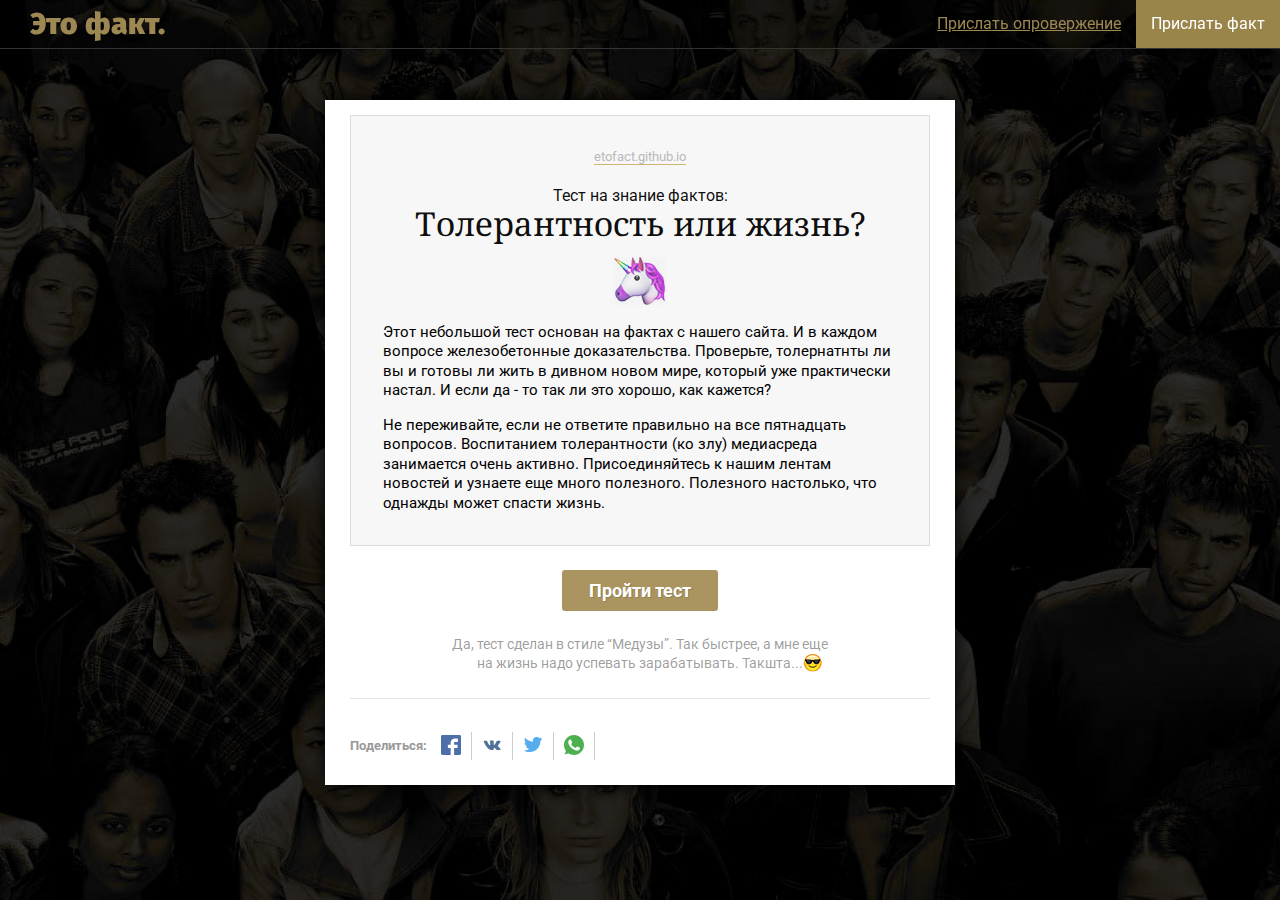
<file: quiz.html>
<!DOCTYPE html>
<html lang="ru">

<head>

	<title>Это тест.</title>
	<meta name="description" content="Подборка научных, статистически доказанных и проверенных жизнью фактов для чистки мозгов от вируса либерализма и толерантности.">
	<meta name="author" content="К.">
	<link rel="shortcut icon" type="image/png" href="favicon.png" />

	<meta charset="utf-8">
	<meta name="viewport" content="initial-scale=1.0,user-scalable=no,maximum-scale=1" media="(device-height: 568px)">
	<meta name="apple-mobile-web-app-capable" content="yes">
	<meta name="HandheldFriendly" content="True">
	<meta name="apple-mobile-web-app-status-bar-style" content="black">

	<meta property="og:locale" content="ru_RU" />
	<meta property="og:type" content="website" />
	<meta property="og:title" content="Это факт." />
	<meta property="og:description" content="Подборка научных, статистически доказанных и проверенных жизнью фактов для чистки мозгов от вируса либерализма и толерантности." />
	<meta property="og:image" content="https://etofact.github.io/social-image.jpg" />
	<meta property="og:url" content="http://etofact.github.io" />
	<meta property="og:site_name" content="Это факт." />
	<meta name="twitter:title" content="Это факт">
	<meta name="twitter:description" content="Подборка научных, статистически доказанных и проверенных жизнью фактов для чистки мозгов от вируса либерализма и толерантности.">
	<meta name="twitter:image" content="https://etofact.github.io/social-image.jpg">

	<!-- Style Sheets -->
	<link rel="stylesheet" type="text/css" media="all" href="css/reset.css" />
	<link rel="stylesheet" type="text/css" media="all" href="css/quiz.css" />

	<!-- Scripts -->
	<script type="text/javascript">
		if (typeof jQuery == 'undefined')
			document.write(unescape("%3Cscript src='js/jquery-1.9.js'" +
				"type='text/javascript'%3E%3C/script%3E"))
	</script>
	<script type="text/javascript" language="javascript" src="js/trunk.js"></script>
	<script type="text/javascript" language="javascript" src="js/jquery.quiz-min.js"></script>
	<!--[if lt IE 9]>
<script src="js/html5shiv.js"></script>
<![endif]-->


</head>
<style>

</style>

<body class="test-bg">

	<header class="slide">

		<h1><a href="https://etofact.github.io">Это факт.</a></h1>

		<label class="send-f" for="modal-2">Прислать факт</label>
		<label class="send-x" for="modal-1">Прислать опровержение</label>

	</header>

	<div class="outer">
		<div class="middle">
			<div class="inner">

				<div class="quiz-holder">

					<div id="quiz">
						<div id="quiz-start-screen">
							<div class="quiz-start-it">
							<div><a class="start-ef-link" href="https://etofact.github.io">etofact.github.io</a></div>
							<h1 class="h1-quiz">Тест на знание фактов:</h1>
							<h2 class="h2-quiz">Толерантность или жизнь?</h2>
							<img width="52" height="48" src="unicorn.png" />
							<p>
								Этот небольшой тест основан на фактах с нашего сайта. И в каждом вопросе железобетонные доказательства. Проверьте, толернатнты ли вы и готовы ли жить в дивном новом мире, который уже практически настал. И если да - то так ли это хорошо, как кажется?
							</p>
							<p>
								Не переживайте, если не ответите правильно на все пятнадцать вопросов. Воспитанием толерантности (ко злу) медиасреда занимается очень активно. Присоединяйтесь к нашим лентам новостей и узнаете еще много полезного. Полезного настолько, что однажды может спасти жизнь.
							</p>
							</div>

							<p class="quiz-start-btn-holder"><a href="#" id="quiz-start-btn" class="quiz-button">Пройти тест</a></p>

							<div class="fuckoff-zhiduza">
								Да, тест сделан в стиле “Медузы”. Так быстрее, а мне еще на жизнь надо успевать зарабатывать. Такшта... <img src="deal-with-it.png" width="19" height="18" alt="">
							</div>
						</div>
					</div>




					<div class="share-fullsize">

						<span class="share-line">Поделиться:</span>

						<a class="resp-sharing-button__link" href="https://facebook.com/sharer/sharer.php?u=https%3A%2F%2Fetofact.github.io/quiz.html" target="_blank" rel="noopener" aria-label="Facebook">
							<div class="resp-sharing-button resp-sharing-button--facebook resp-sharing-button--medium">
								<div aria-hidden="true" class="resp-sharing-button__icon resp-sharing-button__icon--solid">
									<svg version="1.1" id="Layer_1" xmlns="http://www.w3.org/2000/svg" xmlns:xlink="http://www.w3.org/1999/xlink" x="0px" y="0px"
	 viewBox="0 0 512 512" style="enable-background:new 0 0 512 512;" xml:space="preserve">
<path style="fill:#4D6FA9;" d="M476.69,512H35.31C15.89,512,0,496.11,0,476.69V35.31C0,15.89,15.89,0,35.31,0H476.69
	C496.11,0,512,15.89,512,35.31V476.69C512,496.11,496.11,512,476.69,512"/>
<path style="fill:#FFFFFF;" d="M432.552,88.276v88.276h-79.448c-9.71,0-17.655,7.945-17.655,17.655v52.966h88.276v88.276h-88.276
	V512h-88.276V335.448h-70.621v-88.276h70.621v-52.966c0-55.614,42.372-101.517,97.103-105.931H432.552z"/></svg>
								</div>
							</div>
						</a><a class="resp-sharing-button__link" href="http://vk.com/share.php?title=%D0%9F%D0%BE%D0%B4%D0%B1%D0%BE%D1%80%D0%BA%D0%B0%20%D0%BD%D0%B0%D1%83%D1%87%D0%BD%D1%8B%D1%85%2C%20%D1%81%D1%82%D0%B0%D1%82%D0%B8%D1%81%D1%82%D0%B8%D1%87%D0%B5%D1%81%D0%BA%D0%B8%20%D0%B4%D0%BE%D0%BA%D0%B0%D0%B7%D0%B0%D0%BD%D0%BD%D1%8B%D1%85%20%D0%B8%20%D0%BE%D0%B1%D1%89%D0%B5%D0%B8%D0%B7%D0%B2%D0%B5%D1%81%D1%82%D0%BD%D1%8B%D1%85%20%D1%83%D1%82%D0%B2%D0%B5%D1%80%D0%B6%D0%B4%D0%B5%D0%BD%D0%B8%D0%B9%20%D0%B4%D0%BB%D1%8F%20%D0%B2%D0%B7%D1%80%D1%8B%D0%B2%D0%B0%20%D0%BB%D0%B8%D0%B1%D0%B5%D1%80%D0%B0%D0%BB%D1%8C%D0%BD%D1%8B%D1%85%20%D0%BC%D0%BE%D0%B7%D0%B3%D0%BE%D0%B2.&amp;url=https%3A%2F%2Fetofact.github.io/quiz.html" target="_blank" rel="noopener" aria-label="VK">
							<div class="resp-sharing-button resp-sharing-button--vk resp-sharing-button--medium">
								<div aria-hidden="true" class="resp-sharing-button__icon resp-sharing-button__icon--solid resp-sharing-button__icon-vk">
									<svg xmlns="http://www.w3.org/2000/svg" viewBox="0 0 24 24">
										<path style="fill: #507299" d="M21.547 7h-3.29a.743.743 0 0 0-.655.392s-1.312 2.416-1.734 3.23C14.734 12.813 14 12.126 14 11.11V7.603A1.104 1.104 0 0 0 12.896 6.5h-2.474a1.982 1.982 0 0 0-1.75.813s1.255-.204 1.255 1.49c0 .42.022 1.626.04 2.64a.73.73 0 0 1-1.272.503 21.54 21.54 0 0 1-2.498-4.543.693.693 0 0 0-.63-.403h-2.99a.508.508 0 0 0-.48.685C3.005 10.175 6.918 18 11.38 18h1.878a.742.742 0 0 0 .742-.742v-1.135a.73.73 0 0 1 1.23-.53l2.247 2.112a1.09 1.09 0 0 0 .746.295h2.953c1.424 0 1.424-.988.647-1.753-.546-.538-2.518-2.617-2.518-2.617a1.02 1.02 0 0 1-.078-1.323c.637-.84 1.68-2.212 2.122-2.8.603-.804 1.697-2.507.197-2.507z" /></svg></div>
							</div>
						</a><a class="resp-sharing-button__link" href="https://twitter.com/intent/tweet/?text=%D0%9F%D0%BE%D0%B4%D0%B1%D0%BE%D1%80%D0%BA%D0%B0%20%D0%BD%D0%B0%D1%83%D1%87%D0%BD%D1%8B%D1%85%2C%20%D1%81%D1%82%D0%B0%D1%82%D0%B8%D1%81%D1%82%D0%B8%D1%87%D0%B5%D1%81%D0%BA%D0%B8%20%D0%B4%D0%BE%D0%BA%D0%B0%D0%B7%D0%B0%D0%BD%D0%BD%D1%8B%D1%85%20%D0%B8%20%D0%BE%D0%B1%D1%89%D0%B5%D0%B8%D0%B7%D0%B2%D0%B5%D1%81%D1%82%D0%BD%D1%8B%D1%85%20%D1%83%D1%82%D0%B2%D0%B5%D1%80%D0%B6%D0%B4%D0%B5%D0%BD%D0%B8%D0%B9%20%D0%B4%D0%BB%D1%8F%20%D0%B2%D0%B7%D1%80%D1%8B%D0%B2%D0%B0%20%D0%BB%D0%B8%D0%B1%D0%B5%D1%80%D0%B0%D0%BB%D1%8C%D0%BD%D1%8B%D1%85%20%D0%BC%D0%BE%D0%B7%D0%B3%D0%BE%D0%B2.&amp;url=https%3A%2F%2Fetofact.github.io/quiz.html" target="_blank" rel="noopener" aria-label="Twitter">
							<div class="resp-sharing-button resp-sharing-button--twitter resp-sharing-button--medium">
								<div aria-hidden="true" class="resp-sharing-button__icon resp-sharing-button__icon--solid resp-sharing-button__icon-twitter">
									<svg xmlns="http://www.w3.org/2000/svg" viewBox="0 0 24 24">
										<path style="fill: #55acee" d="M23.44 4.83c-.8.37-1.5.38-2.22.02.93-.56.98-.96 1.32-2.02-.88.52-1.86.9-2.9 1.1-.82-.88-2-1.43-3.3-1.43-2.5 0-4.55 2.04-4.55 4.54 0 .36.03.7.1 1.04-3.77-.2-7.12-2-9.36-4.75-.4.67-.6 1.45-.6 2.3 0 1.56.8 2.95 2 3.77-.74-.03-1.44-.23-2.05-.57v.06c0 2.2 1.56 4.03 3.64 4.44-.67.2-1.37.2-2.06.08.58 1.8 2.26 3.12 4.25 3.16C5.78 18.1 3.37 18.74 1 18.46c2 1.3 4.4 2.04 6.97 2.04 8.35 0 12.92-6.92 12.92-12.93 0-.2 0-.4-.02-.6.9-.63 1.96-1.22 2.56-2.14z" /></svg></div>
							</div>
						</a><a class="resp-sharing-button__link" href="whatsapp://send?text=%D0%9F%D0%BE%D0%B4%D0%B1%D0%BE%D1%80%D0%BA%D0%B0%20%D0%BD%D0%B0%D1%83%D1%87%D0%BD%D1%8B%D1%85%2C%20%D1%81%D1%82%D0%B0%D1%82%D0%B8%D1%81%D1%82%D0%B8%D1%87%D0%B5%D1%81%D0%BA%D0%B8%20%D0%B4%D0%BE%D0%BA%D0%B0%D0%B7%D0%B0%D0%BD%D0%BD%D1%8B%D1%85%20%D0%B8%20%D0%BE%D0%B1%D1%89%D0%B5%D0%B8%D0%B7%D0%B2%D0%B5%D1%81%D1%82%D0%BD%D1%8B%D1%85%20%D1%83%D1%82%D0%B2%D0%B5%D1%80%D0%B6%D0%B4%D0%B5%D0%BD%D0%B8%D0%B9%20%D0%B4%D0%BB%D1%8F%20%D0%B2%D0%B7%D1%80%D1%8B%D0%B2%D0%B0%20%D0%BB%D0%B8%D0%B1%D0%B5%D1%80%D0%B0%D0%BB%D1%8C%D0%BD%D1%8B%D1%85%20%D0%BC%D0%BE%D0%B7%D0%B3%D0%BE%D0%B2.%20https%3A%2F%2Fetofact.github.io/quiz.html" target="_blank" rel="noopener" aria-label="WhatsApp">
							<div class="resp-sharing-button resp-sharing-button--whatsapp resp-sharing-button--medium">
								<div aria-hidden="true" class="resp-sharing-button__icon resp-sharing-button__icon--solid">
									<svg version="1.1" id="Capa_1" xmlns="http://www.w3.org/2000/svg" xmlns:xlink="http://www.w3.org/1999/xlink" x="0px" y="0px"
	 viewBox="0 0 512 512" style="enable-background:new 0 0 512 512;" xml:space="preserve">
<path style="fill:#4CAF50;" d="M256.064,0h-0.128l0,0C114.784,0,0,114.816,0,256c0,56,18.048,107.904,48.736,150.048l-31.904,95.104
	l98.4-31.456C155.712,496.512,204,512,256.064,512C397.216,512,512,397.152,512,256S397.216,0,256.064,0z"/>
<path style="fill:#FAFAFA;" d="M405.024,361.504c-6.176,17.44-30.688,31.904-50.24,36.128c-13.376,2.848-30.848,5.12-89.664-19.264
	C189.888,347.2,141.44,270.752,137.664,265.792c-3.616-4.96-30.4-40.48-30.4-77.216s18.656-54.624,26.176-62.304
	c6.176-6.304,16.384-9.184,26.176-9.184c3.168,0,6.016,0.16,8.576,0.288c7.52,0.32,11.296,0.768,16.256,12.64
	c6.176,14.88,21.216,51.616,23.008,55.392c1.824,3.776,3.648,8.896,1.088,13.856c-2.4,5.12-4.512,7.392-8.288,11.744
	c-3.776,4.352-7.36,7.68-11.136,12.352c-3.456,4.064-7.36,8.416-3.008,15.936c4.352,7.36,19.392,31.904,41.536,51.616
	c28.576,25.44,51.744,33.568,60.032,37.024c6.176,2.56,13.536,1.952,18.048-2.848c5.728-6.176,12.8-16.416,20-26.496
	c5.12-7.232,11.584-8.128,18.368-5.568c6.912,2.4,43.488,20.48,51.008,24.224c7.52,3.776,12.48,5.568,14.304,8.736
	C411.2,329.152,411.2,344.032,405.024,361.504z"/></svg>
								</div>
							</div>
						</a>
					</div>


				</div>

			</div>
		</div>
	</div>

	<script src="quiz.js"></script>
</body>

</html>
</file>
<file: css/trunk.css>
@import url(https://fonts.googleapis.com/css?family=Roboto:400,700&subset=cyrillic);
@import url(https://fonts.googleapis.com/css?family=Fira+Sans:400,700,900);

::-moz-selection {
	background: #000;
	color: #FFF
}

::selection {
	background: #000;
	color: #FFF
}

body {
	font-family: 'Roboto', sans-serif;
	font-weight: 400;
	color: #000;
	text-rendering: optimizelegibility;
	-webkit-tap-highlight-color: rgba(0, 0, 0, 0);
	-webkit-text-size-adjust: none;
	-webkit-font-smoothing: antialiased;
	-moz-tap-highlight-color: rgba(0, 0, 0, 0);
	-moz-text-size-adjust: none;
	-moz-font-smoothing: antialiased;
	-ms-tap-highlight-color: rgba(0, 0, 0, 0);
	-ms-text-size-adjust: none;
	-ms-font-smoothing: antialiased
}

a {
	text-decoration: none
}

.container {
	overflow: hidden;
	background-color: #FFF;
	-webkit-backface-visibility: hidden;
	-moz-backface-visibility: hidden;
	-ms-backface-visibility: hidden
}

header {
	height: 3rem;
	position: relative;
	border-bottom: 1px #EFEFEF solid;
	z-index: 20;
	background: rgba(255, 255, 255, .8);
	position: fixed;
	top: 0;
	left: 0;
	width: 100%
}

header h1 {
	color: #000;
	text-align: left;
	font-family: 'Fira Sans';
	font-size: 30px;
	line-height: 3rem;
	font-weight: 900;
	padding-left: 30px;
	display: inline-block
}

.send-f {
	display: block;
	background: #99844a;
	float: right;
	color: #FFF;
	padding: 0 15px;
	text-decoration: none;
	cursor: pointer;
	height: 3rem;
	line-height: 3rem
}

.send-f:visited,
.send-f:link {
	opacity: 1
}

.send-f:hover,
.send-f:active {
	background: #863d9f;
	-webkit-transition: all 300ms ease;
	-moz-transition: all 300ms ease;
	-ms-transition: all 300ms ease;
	-o-transition: all 300ms ease;
	transition: all 300ms ease
}

.send-x {
	display: block;
	float: right;
	padding: 0 15px;
	text-decoration: underline;
	cursor: pointer;
	height: 3rem;
	line-height: 3rem;
	background: #FFF
}

.send-x:visited,
.send-x:link {
	color: black
}

.send-x:hover,
.send-x:active {
	color: #927b3d;
	-webkit-transition: all 300ms ease;
	-moz-transition: all 300ms ease;
	-ms-transition: all 300ms ease;
	-o-transition: all 300ms ease;
	transition: all 300ms ease
}

.burger {
	position: absolute;
	float: left;
	padding: 10px;
	top: 2px;
	left: 10px;
	display: none
}

.burger li {
	width: 30px;
	height: 2px;
	background-color: #fff;
	border-radius: 3px;
	margin: 5px 0
}

.burger.open li {
	background-color: #d9dde1
}

nav {
	position: absolute;
	top: 0;
	right: 5px
}

nav li a:hover {
	color: #000
}

.sendfact-smallscreen {
	background: #927b3d;
	padding: 30px 0 1px 16px;
	margin: -32px 0 0 -16px;
	display: none
}

.sendfact-smallscreen label, .sendfact-smallscreen a {
	color: #FFF;
	display: block;
	font-size: 14px;
	margin-bottom: 15px
}

sidebar-mask {
	z-index: 9;
	width: 100vw;
	height: 100vh;
	display: none;
	position: fixed;
	top: 0;
	left: 0
}

.sidebar {
	top: 3rem;
	border-color: #e5e5e5;
	font-size: 16px;
	background-color: #fff;
	width: 20rem;
	position: fixed;
	z-index: 10;
	margin: 0;
	left: 0;
	bottom: 0;
	box-sizing: border-box;
	border-right: 1px solid #eaecef;
	overflow-y: auto
}

.page {
	padding-left: 20rem;
	padding-bottom: 1rem;
	display: block
}

.right-container {padding-left: 20rem;}
.content {
	padding-top: 3rem;
	max-width: 740px;
	margin: 0 auto;
	padding-left: 2.5rem;
	padding-right: 2.5rem;
	display: block
}

.content p {
	font-size: 20px;
	line-height: 130%;
	margin: 2em 0 0 0
}

p span.newfact {
	font-size: 12px;
	background: #927b3d;
	display: inline-block;
	line-height: 130%;
	padding: 0 4px;
	color: #FFF;
	margin: 6px 0 0 -50px;
	position: absolute;
	opacity: .6;
	text-shadow: 1px 1px 0 #333
}

p.HelBold {
	font-family: Helvetica Neue Cyr Bold
}

.content a {
	font-size: 12px;
	text-decoration: none
}

.content a:link,
.content a:visited {
	color: #927b3d;
	-webkit-transition: all 300ms ease;
	-moz-transition: all 300ms ease;
	-ms-transition: all 300ms ease;
	-o-transition: all 300ms ease;
	transition: all 300ms ease
}

.content a:hover,
.content a:active {
	color: #863d9f;
	border-bottom: 1px #863d9f solid
}

.content a {
	text-decoration: none
}

.content a:hover {
	border-bottom: none
}

.content a span.source {
	text-decoration: none;
	color: #000
}

.content a:hover span.source,
.content a:active span.source {
	border-bottom: none !important
}

.content a span.source:after {
	content: ": "
}

.content a:link span.s-link,
.content a:visited span.s-link {
	text-decoration: none;
	border-bottom: 1px #927b3d solid
}

.content a:hover span.s-link,
.content a:active span.s-link {
	text-decoration: none;
	border-bottom: 1px #863d9f solid
}

.navbar-nav {
	padding: 2rem 0 2rem 2rem;
	line-height: 1.5625;
	margin: 0;
	list-style-type: none
}

.nav-item {
	list-style-type: none;
	margin-top: .5rem
}

.navbar-nav a[href="#ArIs"],
.navbar-nav a[href="#Races"],
.navbar-nav a[href="#Gen"] {
	font-weight: 700
}

.nav-item ul {
	padding-inline-start: 20px
}

.navbar-nav a {
	text-decoration: none
}

.navbar-nav a:link,
.navbar-nav a:visited {
	color: #000
}

.navbar-nav a:hover,
.navbar-nav a:active {
	color: #99844a;
	-webkit-transition: all 300ms ease;
	-moz-transition: all 300ms ease;
	-ms-transition: all 300ms ease;
	-o-transition: all 300ms ease;
	transition: all 300ms ease
}

.navbar-nav a.active {
	color: #927b3d
}

.body-section {
	padding: 20px;
	background-color: #FFF
}

h2 {
	margin-top: 1em;
	font-family: 'Fira Sans';
	font-size: 80px;
	font-weight: 700;
	color: #AAA;
	margin-bottom: -1em
}

h3 {
	margin-top: 3em;
	font-family: 'Fira Sans';
	font-weight: 700;
	font-size: 34px
}

h4 {
	font-family: 'Fira Sans';
	font-size: 42px;
	font-weight: 700
}

.headline p {
	font-size: 16px !important;
	line-height: 150% !important
}

.headline a:link,
.headline a:visited,
.announcement a:link,
.announcement a:visited {
	font-size: inherit;
	border-bottom: 1px #927b3d solid
}

.headline a:hover,
.headline a:active,
.announcement a:hover,
.announcement a:active {
	border-bottom: 1px #863d9f solid
}

.announcement ul li {
	font-size: 20px;
	line-height: 130%;
	margin-top: 1em;
	list-style-type: square
}

input#toggle2 {
	display: none
}

dropdown {
	display: none
}

.resp-sharing-button__link,
.resp-sharing-button__icon {
	display: inline-block;
	width: 23%;
	vertical-align: middle;
	color: #FFF !important
}

.resp-sharing-button__link:hover,
.resp-sharing-button__link:active {
	border-bottom: none !important
}

.resp-sharing-button {
	padding: .5em .75em;
	-webkit-transition: all 300ms ease;
	-moz-transition: all 300ms ease;
	-ms-transition: all 300ms ease;
	-o-transition: all 300ms ease;
	transition: all 300ms ease
}

.resp-sharing-button--small svg {
	margin: 0;
	vertical-align: middle
}

.resp-sharing-button__icon {
	stroke: #fff;
	fill: none;
	margin-right: 5px
}

.resp-sharing-button__icon--solid,
.resp-sharing-button__icon--solidcircle {
	fill: #fff;
	stroke: none
}

.resp-sharing-button--twitter {
	background-color: #55acee
}

.resp-sharing-button--twitter:hover {
	background-color: #2795e9
}

.resp-sharing-button--pinterest {
	background-color: #bd081c
}

.resp-sharing-button--pinterest:hover {
	background-color: #8c0615
}

.resp-sharing-button--facebook {
	background-color: #3b5998
}

.resp-sharing-button--facebook:hover {
	background-color: #2d4373
}

.resp-sharing-button--tumblr {
	background-color: #35465C
}

.resp-sharing-button--tumblr:hover {
	background-color: #222d3c
}

.resp-sharing-button--reddit {
	background-color: #5f99cf
}

.resp-sharing-button--reddit:hover {
	background-color: #3a80c1
}

.resp-sharing-button--google {
	background-color: #dd4b39
}

.resp-sharing-button--google:hover {
	background-color: #c23321
}

.resp-sharing-button--linkedin {
	background-color: #0077b5
}

.resp-sharing-button--linkedin:hover {
	background-color: #046293
}

.resp-sharing-button--email {
	background-color: #777
}

.resp-sharing-button--email:hover {
	background-color: #5e5e5e
}

.resp-sharing-button--xing {
	background-color: #1a7576
}

.resp-sharing-button--xing:hover {
	background-color: #114c4c
}

.resp-sharing-button--whatsapp {
	background-color: #25D366
}

.resp-sharing-button--whatsapp:hover {
	background-color: #1da851
}

.resp-sharing-button--hackernews {
	background-color: #F60
}

.resp-sharing-button--hackernews:hover,
.resp-sharing-button--hackernews:focus {
	background-color: #FB6200
}

.resp-sharing-button--vk {
	background-color: #507299
}

.resp-sharing-button--vk:hover {
	background-color: #43648c
}

.resp-sharing-button--facebook {
	background-color: #3b5998;
	border-color: #3b5998
}

.resp-sharing-button--facebook:hover,
.resp-sharing-button--facebook:active {
	background-color: #2d4373;
	border-color: #2d4373
}

.resp-sharing-button--twitter {
	background-color: #55acee;
	border-color: #55acee
}

.resp-sharing-button--twitter:hover,
.resp-sharing-button--twitter:active {
	background-color: #2795e9;
	border-color: #2795e9
}

.resp-sharing-button--google {
	background-color: #dd4b39;
	border-color: #dd4b39
}

.resp-sharing-button--google:hover,
.resp-sharing-button--google:active {
	background-color: #c23321;
	border-color: #c23321
}

.resp-sharing-button--email {
	background-color: #777;
	border-color: #777
}

.resp-sharing-button--email:hover,
.resp-sharing-button--email:active {
	background-color: #5e5e5e;
	border-color: #5e5e5e
}

.resp-sharing-button--whatsapp {
	background-color: #25D366;
	border-color: #25D366
}

.resp-sharing-button--whatsapp:hover,
.resp-sharing-button--whatsapp:active {
	background-color: #1DA851;
	border-color: #1DA851
}

.resp-sharing-button--vk {
	background-color: #507299;
	border-color: #507299
}

.resp-sharing-button--vk:hover .resp-sharing-button--vk:active {
	background-color: #43648c;
	border-color: #43648c
}

.resp-sharing-button--telegram {
	background-color: #54A9EB
}

.resp-sharing-button--telegram:hover {
	background-color: #4B97D1
}

@media only screen and (max-width:780px) {
	dropdown {
		display: block
	}

	header {
		height: 50px;
		z-index: 2;
		background-color: #060a0c;
		position: fixed;
		top: 0;
		right: 0;
		left: 0;
		-webkit-transform: translate3d(0, 0, 0);
		-moz-transform: translate3d(0, 0, 0);
		transform: translate3d(0, 0, 0)
	}

	header h1 {
		color: #b2a277;
		text-align: center;
		padding-left: 0;
		display: block;
		font-family: 'Fira Sans';
		font-size: 24px;
		line-height: 50px
	}

	.send-f,
	.send-x {
		display: none
	}

	.burger {
		display: block
	}

	nav {
		position: relative
	}

	nav ul {
		height: 100%;
		overflow-y: auto
	}

	nav li {
		display: block;
		float: none
	}

	nav li a {
		padding: 0;
		font-size: 14px;
		color: #FFF
	}

	.navbar-nav a:link,
	.navbar-nav a:visited {
		color: #fff
	}

	nav li a.logo {
		display: none
	}

	nav li a.active {
		color: #927b3d !important
	}

	nav li a:hover {
		color: #fff
	}

	nav li:first-child a.active,
	nav li:first-child a:hover {
		border-radius: 10px 0 0 0
	}

	.sendfact-smallscreen {
		display: block
	}

	.header-section {
		margin-top: 60px
	}

	.sidebar {
		top: 0;
		border-right-width: 0;
		background-color: #222;
		margin: 0
	}

	.navbar-nav {
		padding: 2rem 0 2rem 1rem;
		margin: 0
	}

	.nav-item ul {
		padding-inline-start: 8px
	}

	nav {
		width: 93%;
		height: 100%;
		position: fixed;
		left: 0;
		top: 0;
		margin: 0;
		opacity: .3;
		-webkit-transform: translate3d(5%, 0, 0)scale(.97);
		-moz-transform: translate3d(5%, 0, 0)scale(.97);
		transform: translate3d(5%, 0, 0)scale(.97)
	}

	nav.open {
		opacity: 1;
		-webkit-transform: translate3d(0, 0, 0)scale(1);
		-webkit-animation: slideIn .35s ease-in-out;
		-moz-transform: translate3d(0, 0, 0)scale(1);
		-moz-animation: slideIn .35s ease-in-out;
		transform: translate3d(0, 0, 0)scale(1);
		animation: slideIn .35s ease-in-out
	}

	@-webkit-keyframes slideIn {
		0% {
			opacity: .3;
			-webkit-transform: translate3d(5%, 0, 0)scale(.97)
		}

		100% {
			opacity: 1;
			-webkit-transform: translate3d(0, 0, 0)scale(1)
		}
	}

	@-moz-keyframes slideIn {
		0% {
			opacity: .3;
			-moz-transform: translate3d(5%, 0, 0)scale(.97)
		}

		100% {
			opacity: 1;
			-moz-transform: translate3d(0, 0, 0)scale(1)
		}
	}

	@keyframes slideIn {
		0% {
			opacity: .3;
			transform: translate3d(5%, 0, 0)scale(.97)
		}

		100% {
			opacity: 1;
			transform: translate3d(0, 0, 0)scale(1)
		}
	}

	nav.close {
		opacity: .3;
		-webkit-transform: translate3d(5%, 0, 0)scale(.97);
		-webkit-animation: slideOut .3s ease-in-out;
		-moz-transform: translate3d(5%, 0, 0)scale(.97);
		-moz-animation: slideOut .3s ease-in-out;
		transform: translate3d(5%, 0, 0)scale(.97);
		animation: slideOut .3s ease-in-out
	}

	@-webkit-keyframes slideOut {
		0% {
			opacity: 1;
			-webkit-transform: translate3d(0, 0, 0)scale(1)
		}

		100% {
			opacity: .3;
			-webkit-transform: translate3d(5%, 0, 0)scale(.97)
		}
	}

	@-moz-keyframes slideOut {
		0% {
			opacity: 1;
			-moz-transform: translate3d(0, 0, 0)scale(1)
		}

		100% {
			opacity: .3;
			-moz-transform: translate3d(5%, 0, 0)scale(.97)
		}
	}

	@keyframes slideOut {
		0% {
			opacity: 1;
			transform: translate3d(0, 0, 0)scale(1)
		}

		100% {
			opacity: .3;
			transform: translate3d(5%, 0, 0)scale(.97)
		}
	}

	.content {
		-webkit-transform: translate3d(0, 0, 0);
		-moz-transform: translate3d(0, 0, 0);
		transform: translate3d(0, 0, 0);
		z-index: 1;
		padding-left: 0;
		padding-right: 0;
		-webkit-box-shadow: 0 -20px 20px #000;
		-moz-box-shadow: 0 -20px 20px #000;
		box-shadow: 0 -20px 20px #000
	}

	.content p {
		line-height: 120%
	}

	header.open,
	.content.open {
		-webkit-transform: translate3d(240px, 0, 0);
		-webkit-animation: open .5s ease-in-out;
		-moz-transform: translate3d(240px, 0, 0);
		-moz-animation: open .5s ease-in-out;
		transform: translate3d(240px, 0, 0);
		animation: open .5s ease-in-out
	}

	@-webkit-keyframes open {
		0% {
			-webkit-transform: translate3d(0, 0, 0)
		}

		70% {
			-webkit-transform: translate3d(260px, 0, 0)
		}

		100% {
			-webkit-transform: translate3d(240px, 0, 0)
		}
	}

	@-moz-keyframes open {
		0% {
			-moz-transform: translate3d(0, 0, 0)
		}

		70% {
			-moz-transform: translate3d(260px, 0, 0)
		}

		100% {
			-moz-transform: translate3d(240px, 0, 0)
		}
	}

	@keyframes open {
		0% {
			transform: translate3d(0, 0, 0)
		}

		70% {
			transform: translate3d(260px, 0, 0)
		}

		100% {
			transform: translate3d(240px, 0, 0)
		}
	}

	header.close,
	.content.close {
		-webkit-transform: translate3d(0, 0, 0);
		-webkit-animation: close .3s ease-in-out;
		-moz-transform: translate3d(0, 0, 0);
		-moz-animation: close .3s ease-in-out;
		transform: translate3d(0, 0, 0);
		animation: close .3s ease-in-out
	}

	@-webkit-keyframes close {
		0% {
			-webkit-transform: translate3d(240px, 0, 0)
		}

		100% {
			-webkit-transform: translate3d(0, 0, 0)
		}
	}

	@-moz-keyframes close {
		0% {
			-moz-transform: translate3d(240px, 0, 0)
		}

		100% {
			-moz-transform: translate3d(0, 0, 0)
		}
	}

	@keyframes close {
		0% {
			transform: translate3d(240px, 0, 0)
		}

		100% {
			transform: translate3d(0, 0, 0)
		}
	}

	h2 {
		font-size: 38px
	}

	h3 {
		font-size: 24px;
		margin-top: 2em;
		margin-bottom: -1rem
	}

	.content p {
		font-size: 16px;
		margin-bottom: 0rem
	}

	p span.newfact {
		display: block;
		width: 34px;
		margin: 0 0 3px 0;
		position: relative;
		background: #999;
		opacity: .6;
		text-shadow: 1px 1px 0 #333
	}

	.content a {
		font-size: 20px
	}

	.content a {
		text-decoration: none
	}

	.content a span.source {
		text-decoration: none;
		color: #FFF;
		background: #927b3d;
		opacity: .7;
		-webkit-border-radius: 3px;
		-moz-border-radius: 3px;
		border-radius: 3px;
		text-shadow: 1px 1px 0 rgba(0, 0, 0, .5);
		padding: 2px 4px;
		font-size: 12px;
		text-transform: lowercase
	}

	.content a span.source:after {
		content: none
	}

	.content a span.s-link {
		display: none
	}

	dropdown {
		position: fixed;
		top: 0;
		right: 0;
		width: 50px;
		height: 50px
	}

	dropdown ul {
		left: 0;
		position: fixed;
		width: 100%;
		top: 50px
	}

	dropdown label,
	dropdown ul li {
		display: block;
		width: 50%;
		float: left
	}

	dropdown label {
		width: 50px;
		height: 50px;
		position: relative;
		z-index: 2;
		background-image: url(../share.svg);
		background-size: 24px 24px;
		background-repeat: no-repeat;
		background-position: center center
	}

	dropdown input {
		display: none
	}

	dropdown input ~ ul {
		position: fixed;
		visibility: hidden;
		opacity: 0;
		top: 50px;
		left: 0;
		z-index: 1
	}

	dropdown input:checked + label {
		background-color: #b2a277
	}

	dropdown input:checked ~ ul {
		visibility: visible;
		opacity: 1;
		top: 50px
	}

	.animate {
		-webkit-transition: all 0.2s;
		-moz-transition: all 0.2s;
		-ms-transition: all 0.2s;
		-ms-transition: all 0.2s;
		transition: all 0.2s;
		backface-visibility: hidden;
		-webkit-backface-visibility: hidden;
		-moz-backface-visibility: hidden;
		-ms-backface-visibility: hidden
	}
}

.modal {
	opacity: 0;
	visibility: hidden;
	position: fixed;
	top: 0;
	right: 0;
	bottom: 0;
	left: 0;
	text-align: left;
	background: rgba(0, 0, 0, .7);
	transition: opacity .25s ease;
	z-index: 99
}

.modal__bg {
	position: absolute;
	top: 0;
	right: 0;
	bottom: 0;
	left: 0;
	cursor: pointer
}

.modal-state {
	display: none
}

.modal-state:checked + .modal {
	opacity: 1;
	visibility: visible
}

.modal-state:checked + .modal .modal__inner {
	top: 0
}

.modal__inner {
	transition: top .25s ease;
	position: absolute;
	top: -20%;
	right: 0;
	bottom: 0;
	left: 0;
	width: 30%;
	margin: auto;
	overflow: auto;
	background: #FFF;
	height: 80%
}

.modal__close {
	position: absolute;
	right: 1em;
	top: 1em;
	width: 1.1em;
	height: 1.1em;
	cursor: pointer
}

.modal__close:after,
.modal__close:before {
	content: '';
	position: absolute;
	width: 2px;
	height: 1.5em;
	background: #ccc;
	display: block;
	transform: rotate(45deg);
	left: 50%;
	margin: -3px 0 0 -1px;
	top: 0
}

.modal__close:hover:after,
.modal__close:hover:before {
	background: #aaa
}

.modal__close:before {
	transform: rotate(-45deg)
}

@media screen and (max-width:768px) {
	
	.right-container {padding-left: 0;}
	
	h4 {font-size: 30px;}
	.announcement ul li {font-size: 16px; list-style-type: none;}
	.modal__inner {
		top: 50px !important;
		width: 100%;
		height: auto;
		bottom: auto;
		box-sizing: border-box
	}
}

#frmContact div {
	margin-bottom: 15px
}

#frmContact div label {
	margin-left: 5px
}

.demoInputBox {
	padding: 10px;
	border: #F0F0F0 1px solid;
	border-radius: 4px;
	width: 90%;
	margin-top: 5px
}

.error {
	padding: 5px 0
}

.success {
	padding: 5px 0
}

.info {
	font-size: .8em;
	color: #F60;
	letter-spacing: 2px;
	padding-left: 5px
}

.btnAction {
	background: #99844a;
	padding: 15px 40px;
	color: #FFF;
	border: 0
}

.frm-line {
	line-height: 140%
}

.share-fullsize {
	margin-top: .5em
}

@media only screen and (max-width:780px) {
	.share-fullsize, .plachet {
		display: none
	}

	.resp-sharing-button__link,
	.resp-sharing-button__icon {
		display: block;
		width: 100%;
		color: #FFF !important;
		text-align: center;
		margin-right: 0
	}

	.resp-sharing-button__link {
		text-decoration: none;
		color: #fff;
		margin: 0
	}

	.resp-sharing-button {
		transition: 25ms ease-out;
		padding: 2.5em .75em
	}

	.resp-sharing-button__icon svg {
		width: 50px;
		height: 50px;
		margin-bottom: .4em;
		vertical-align: top
	}
}
</file>
<file: css/quiz.css>
@import url(https://fonts.googleapis.com/css?family=Roboto:400,700&subset=cyrillic);
@import url(https://fonts.googleapis.com/css?family=Fira+Sans:400,700,900);
@import url('https://fonts.googleapis.com/css?family=Noto+Serif:700&subset=cyrillic');

::-moz-selection {
	background: #000;
	color: #FFF
}

::selection {
	background: #000;
	color: #FFF
}

body {
	font-family: 'Roboto', sans-serif;
	font-weight: 400;
	color: #000;
	background: #0c1514;
	text-rendering: optimizelegibility;
	-webkit-tap-highlight-color: rgba(0, 0, 0, 0);
	-webkit-text-size-adjust: none;
	-webkit-font-smoothing: antialiased;
	-moz-tap-highlight-color: rgba(0, 0, 0, 0);
	-moz-text-size-adjust: none;
	-moz-font-smoothing: antialiased;
	-ms-tap-highlight-color: rgba(0, 0, 0, 0);
	-ms-text-size-adjust: none;
	-ms-font-smoothing: antialiased
}

.test-bg {
		background: url(../test-bg.jpg) no-repeat center center fixed;
		-webkit-background-size: cover;
		-moz-background-size: cover;
		-o-background-size: cover;
		background-size: cover;
	}

	.outer {
		display: table;
		position: absolute;
		height: 100%;
		width: 100%;
	}

	.middle {
		margin-top: 100px;
	}

	.inner {
		margin-left: auto;
		margin-right: auto;
		width: 100%;
	}

	.quiz-holder {
		margin: 0 auto;
		background: #FFF;
		width: 580px;
		box-shadow: 0 0 20px #000;
		padding: 15px 25px 25px 25px;
	}

	.question {
		background: #f4f4f4;
		color: #0f0f0f;
		font-family: 'Roboto', sans-serif;
		font-size: 26px;
		font-weight: 700;
		text-align: center;
		line-height: 120%;
		padding: 90px 25px;
		border: 1px #d2d2d2 solid;
	}



h1.h1-quiz {
  color: rgba(0,0,0,.95);
font-size: 16px;
	font-weight: normal;
	margin-top: 1.5em;
}
h2.h2-quiz {
	font-family: 'Noto Serif', serif;
  color: rgba(0,0,0,.95);
font-size: 33px;
	font-weight: normal;
	margin: 0.1em 0 .5em 0;
}
.faded {
  color: #777;
}
#quiz-counter {
  color: #AAA;
    font-family: 'Noto Serif', serif;
    font-weight: bold;
    font-size: 20px;
    margin-bottom: 15px;
}

.quiz-container a {
    text-decoration: none;
    color: #333;
}

#quiz-header,
#quiz-start-screen,
#quiz-results-screen,
#quiz-counter {
    text-align: center;
}

.answers {
    list-style: none;
    padding: 0;
	border-left: 1px #d2d2d2 solid;
	border-right: 1px #d2d2d2 solid;
}

.answers a {
    display: block;
    padding: 1em 1em;
    background: #fff;
	font-size: 16px;
	line-height: 140%;
	border-bottom: 1px #d2d2d2 solid;
}

.answers a.correct {
    border-left: 7px #42ac4a solid;
	background-image: url(../correct.png);
    background-repeat: no-repeat;
    background-position: 98% 50%;
}
.answers a.incorrect {
    border-left: 7px #ac4242 solid;
	background-image: url(../incorrect.png);
    background-repeat: no-repeat;
    background-position: 98% 50%;
}

.answers a.correct,
.answers a.incorrect {
    color: #a7a7a7;
}

#quiz-controls {
    background: #f4f4f4;
    padding: 1em 1em;
	line-height: 140%;
	font-size: 16px;
	font-weight: 700;
	color: #282828;
	border-right: 1px #d2d2d2 solid;
	border-left: 1px #d2d2d2 solid;
	border-bottom: 1px #d2d2d2 solid;
}

#quiz-response {}
#quiz-response a {color: #aa945f; text-decoration: none; border-bottom: 1px #aa945f solid;}

#quiz-results {
    font-size: 1.25em;
	background: #FFF;
    width: 90%;
    margin: 0 auto;
    border-top: 5px #9d8752 solid;
    padding: 1em 0;
    color: #000;
	margin-top: 10px;
	text-align: center;
    font-family: Georgia, serif;
    font-size: 24px;
    font-weight: bold;
	box-shadow: 0 0 10px #000;
}

#quiz-buttons {text-align: center;}
#quiz-buttons a,
.quiz-container .quiz-button {
    display: inline-block;
    padding: 0.3em 2.5em;
    background: #aa945f;
    color: #fff;
	font-size: 14px;
	text-shadow: 1px 1px 0 #927f52;
	border-radius: 3px;
    margin-top: 0.5em;
}
#quiz-buttons a {
    background: #aa945f;
    color: #FFF;
	text-shadow: 1px 1px 0 #927f52; 
}
#quiz-buttons a:hover, .quiz-results-state #quiz-buttons a:hover {background: #9d8752;}

/* Quiz State Overrides */

.quiz-results-state #quiz-controls {
    background: none;
    padding: 0;
}
.quiz-results-state #quiz-buttons a {
    background: #aa945f;
    color: #fff;
	font-size: 14px;
	text-shadow: 1px 1px 0 #927f52;
	margin: 15px;
}

#quiz-results-screen {
	display: block;
    width: 100%;
    height: 203px;
    background: #FCF;
    background-image: url(../quiz-result.jpg);
    padding-top: 130px;
	text-align: left;
}

#quiz-results-screen::before {
	content: "Тест на знание фактов: толерантность или жизнь?";
    color: rgba(255,255,255,.7);
    margin: 0 5% 20px 5%;
}









header {
	height: 3rem;
	position: relative;
	border-bottom: 1px #333 solid;
	z-index: 20;
	background: rgba(0, 0, 0, .3);
	position: fixed;
	top: 0;
	left: 0;
	width: 100%
}

header h1 {
	color: #000;
	text-align: left;
	font-family: 'Fira Sans';
	font-size: 30px;
	line-height: 3rem;
	font-weight: 900;
	padding-left: 30px;
	display: inline-block;
}
header h1 a {color: #9d8752; text-decoration: none;}


.send-f {
	display: block;
	background: #99844a;
	float: right;
	color: #FFF;
	padding: 0 15px;
	text-decoration: none;
	cursor: pointer;
	height: 3rem;
	line-height: 3rem
}

.send-f:visited,
.send-f:link {
	opacity: 1
}

.send-f:hover,
.send-f:active {
	background: #863d9f;
	-webkit-transition: all 300ms ease;
	-moz-transition: all 300ms ease;
	-ms-transition: all 300ms ease;
	-o-transition: all 300ms ease;
	transition: all 300ms ease
}

.send-x {
	display: block;
	float: right;
	padding: 0 15px;
	text-decoration: underline;
	cursor: pointer;
	height: 3rem;
	line-height: 3rem;
}

.send-x,
.send-x:visited,
.send-x:link {
	color: #9d8752;
}


.quiz-start-it {background: #f7f7f7; border: 1px #dcdcdc solid; padding: 2em;}
a.start-ef-link:link, a.start-ef-link:visited {font-size: 13px; color: #bababa; text-decoration: none; border-bottom: 1px #ceb476 solid;} 

#quiz-start-screen p {text-align: left; margin: 1em 0 0 0; font-size: 15px; line-height: 130%;}

.quiz-start-btn-holder {text-align: center !important;}

#quiz-start-btn {
	padding: 11px 1.5em 10px 1.5em;
    font-size: 18px;
    font-weight: 700;
}

a#quiz-start-btn:hover {background: #9d8752}

.fuckoff-zhiduza {color: rgba(0,0,0,.4); font-size: 14px; text-align: left; line-height: 140%;
	padding: 1.7em 7em;
    text-align: center;
    border-bottom: 1px solid #e4e4e4;
}
.fuckoff-zhiduza img {position: absolute;}


.share-fullsize {margin-top: 2em;}

.resp-sharing-button__link {border-right: 1px #CCC solid; text-align: center;}

.resp-sharing-button__link,
.resp-sharing-button__icon {
	display: inline-block;
	width: 23%;
	vertical-align: middle;
	color: #999 !important;
	font-size: 14px;
	width: 40px;
	margin-top: 1px;
}

.resp-sharing-button__link:hover,
.resp-sharing-button__link:active {
	border-bottom: none !important
}

.resp-sharing-button {
	padding: .2em 0;
	-webkit-transition: all 300ms ease;
	-moz-transition: all 300ms ease;
	-ms-transition: all 300ms ease;
	-o-transition: all 300ms ease;
	transition: all 300ms ease
}

.resp-sharing-button--small svg {
	margin: 0;
	vertical-align: middle
}

.resp-sharing-button__icon {
	width: 20px;
	stroke: #fff;
	fill: none;
}

.resp-sharing-button__icon--solid,
.resp-sharing-button__icon--solidcircle {
	fill: #fff;
	stroke: none
}

.resp-sharing-button--twitter {
	background-color: #FFF
}

.resp-sharing-button--twitter:hover {
	background-color: #FFF
}

.resp-sharing-button--pinterest {
	background-color: #bd081c
}

.resp-sharing-button--pinterest:hover {
	background-color: #8c0615
}

.resp-sharing-button--facebook {
	background-color: #FFF
}

.resp-sharing-button--facebook:hover {
	background-color: #FFF
}

.resp-sharing-button--tumblr {
	background-color: #35465C
}

.resp-sharing-button--tumblr:hover {
	background-color: #222d3c
}

.resp-sharing-button--reddit {
	background-color: #5f99cf
}

.resp-sharing-button--reddit:hover {
	background-color: #3a80c1
}

.resp-sharing-button--google {
	background-color: #dd4b39
}

.resp-sharing-button--google:hover {
	background-color: #c23321
}

.resp-sharing-button--linkedin {
	background-color: #0077b5
}

.resp-sharing-button--linkedin:hover {
	background-color: #046293
}

.resp-sharing-button--email {
	background-color: #777
}

.resp-sharing-button--email:hover {
	background-color: #5e5e5e
}

.resp-sharing-button--xing {
	background-color: #1a7576
}

.resp-sharing-button--xing:hover {
	background-color: #114c4c
}

.resp-sharing-button--whatsapp {
	background-color: #FFF
}

.resp-sharing-button--whatsapp:hover {
	background-color: #FFF
}

.resp-sharing-button--hackernews {
	background-color: #F60
}

.resp-sharing-button--hackernews:hover,
.resp-sharing-button--hackernews:focus {
	background-color: #FB6200
}

.resp-sharing-button--vk {
	background-color: #FFF
}

.resp-sharing-button--vk:hover {
	background-color: #FFF
}

.resp-sharing-button--facebook {
	background-color: #FFF;
	border-color: #3b5998
}

.resp-sharing-button--facebook:hover,
.resp-sharing-button--facebook:active {
	background-color: #FFF;
	border-color: #2d4373
}

.resp-sharing-button--twitter {
	background-color: #FFF;
	border-color: #55acee
}

.resp-sharing-button--twitter:hover,
.resp-sharing-button--twitter:active {
	background-color: #FFF;
	border-color: #2795e9
}

.resp-sharing-button--google {
	background-color: #dd4b39;
	border-color: #dd4b39
}

.resp-sharing-button--google:hover,
.resp-sharing-button--google:active {
	background-color: #c23321;
	border-color: #c23321
}

.resp-sharing-button--email {
	background-color: #777;
	border-color: #777
}

.resp-sharing-button--email:hover,
.resp-sharing-button--email:active {
	background-color: #5e5e5e;
	border-color: #5e5e5e
}

.resp-sharing-button--whatsapp {
	background-color: #FFF;
	border-color: #25D366
}

.resp-sharing-button--whatsapp:hover,
.resp-sharing-button--whatsapp:active {
	background-color: #FFF;
	border-color: #1DA851
}

.resp-sharing-button--vk {
	background-color: #FFF;
	border-color: #507299
}

.resp-sharing-button--vk:hover .resp-sharing-button--vk:active {
	background-color: #FFF;
	border-color: #43648c
}

.resp-sharing-button--telegram {
	background-color: #54A9EB
}

.resp-sharing-button--telegram:hover {
	background-color: #4B97D1
}

.send-x:hover,
.send-x:active {
	color: #927b3d;
	-webkit-transition: all 300ms ease;
	-moz-transition: all 300ms ease;
	-ms-transition: all 300ms ease;
	-o-transition: all 300ms ease;
	transition: all 300ms ease
}
.share-line {
	font-weight: 700;
    color: #999;
    font-size: 13px;
}
.resp-sharing-button__icon-vk {width: 20px;}
.resp-sharing-button__icon-twitter {width: 20px; position: relative;}
</file>
